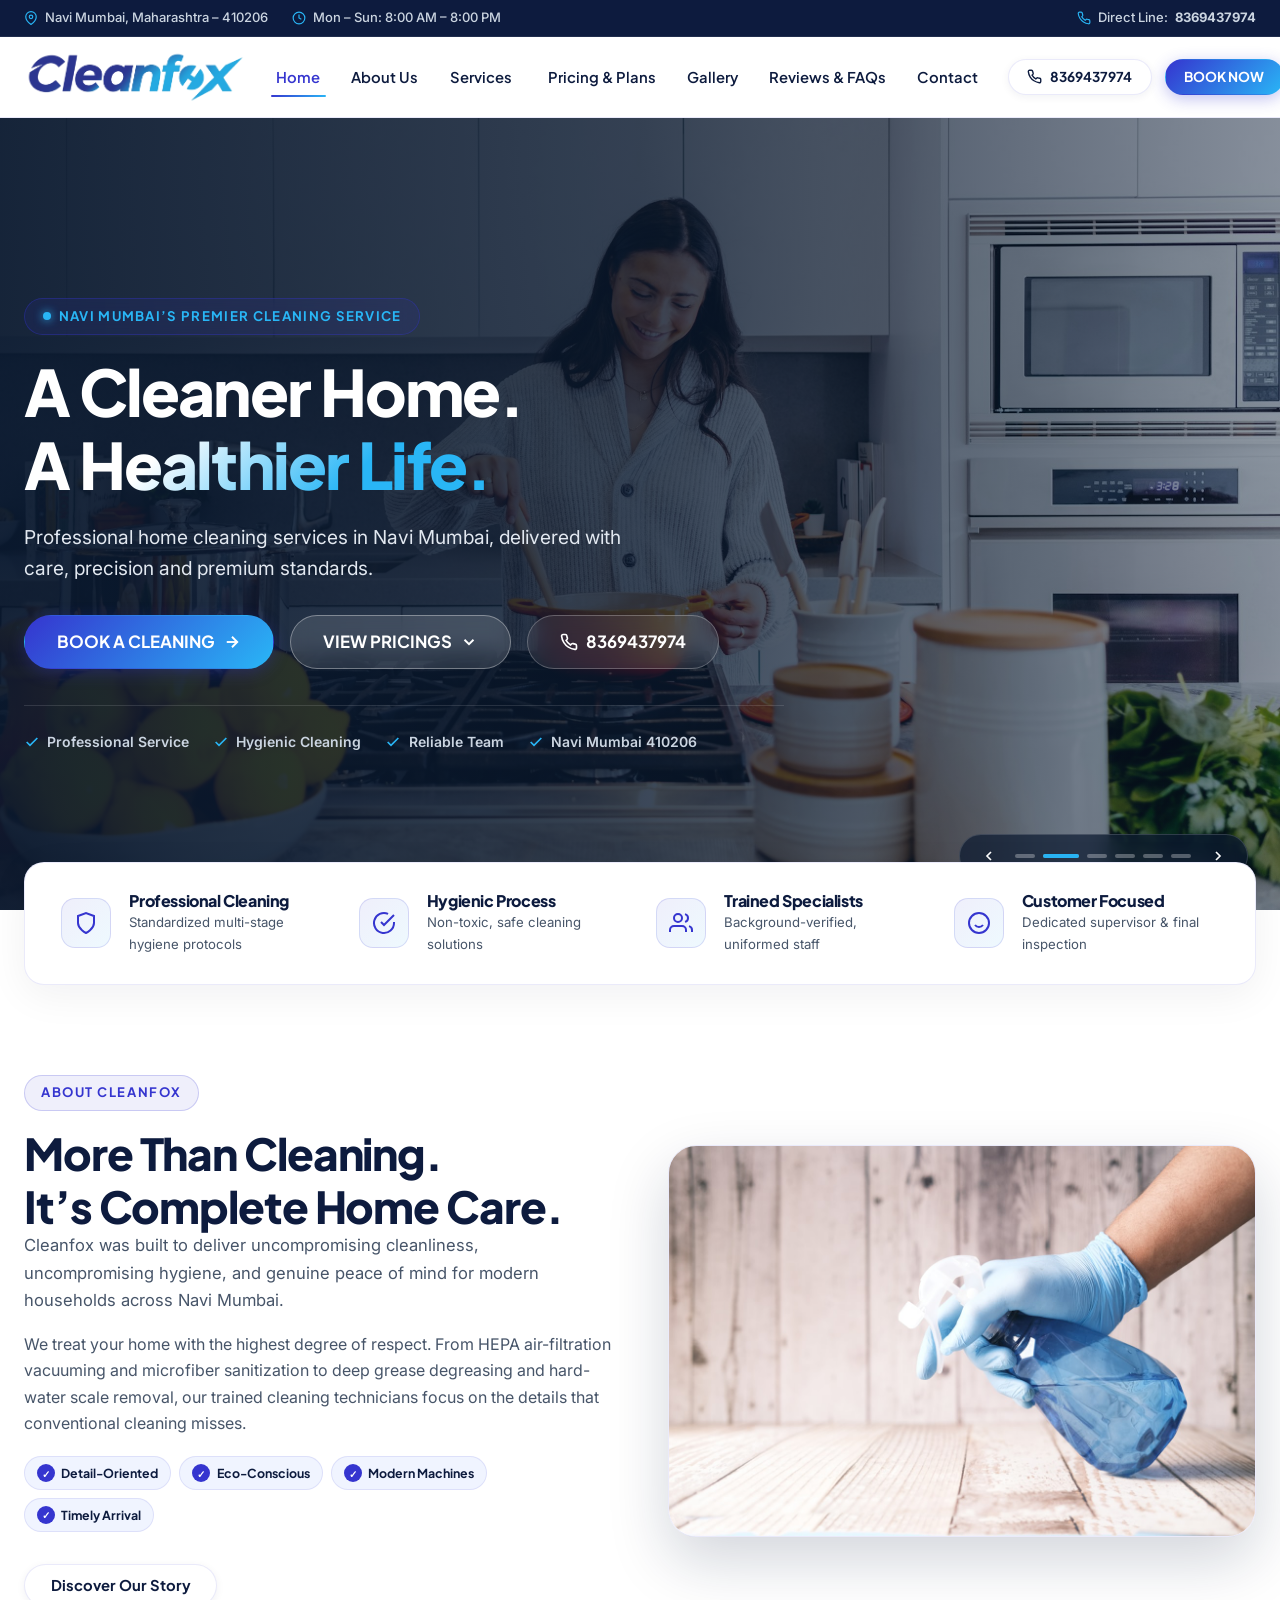
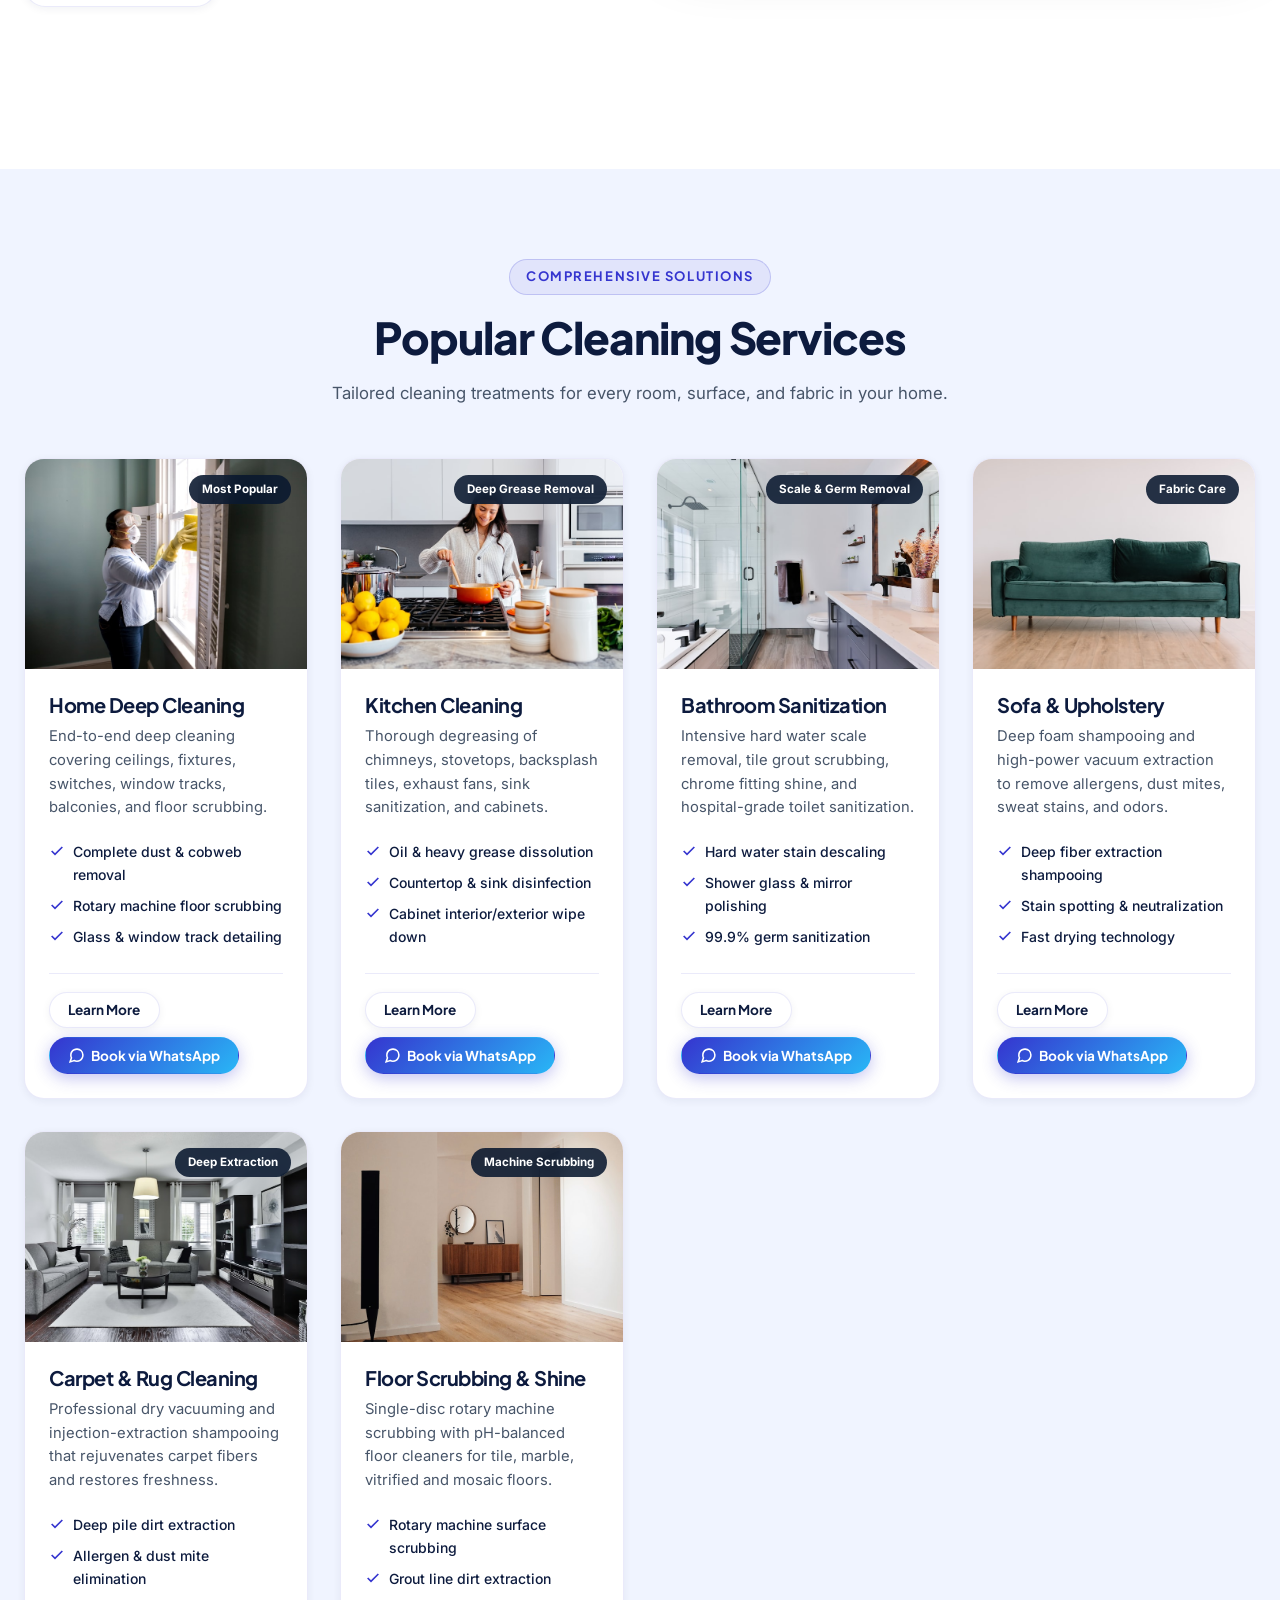
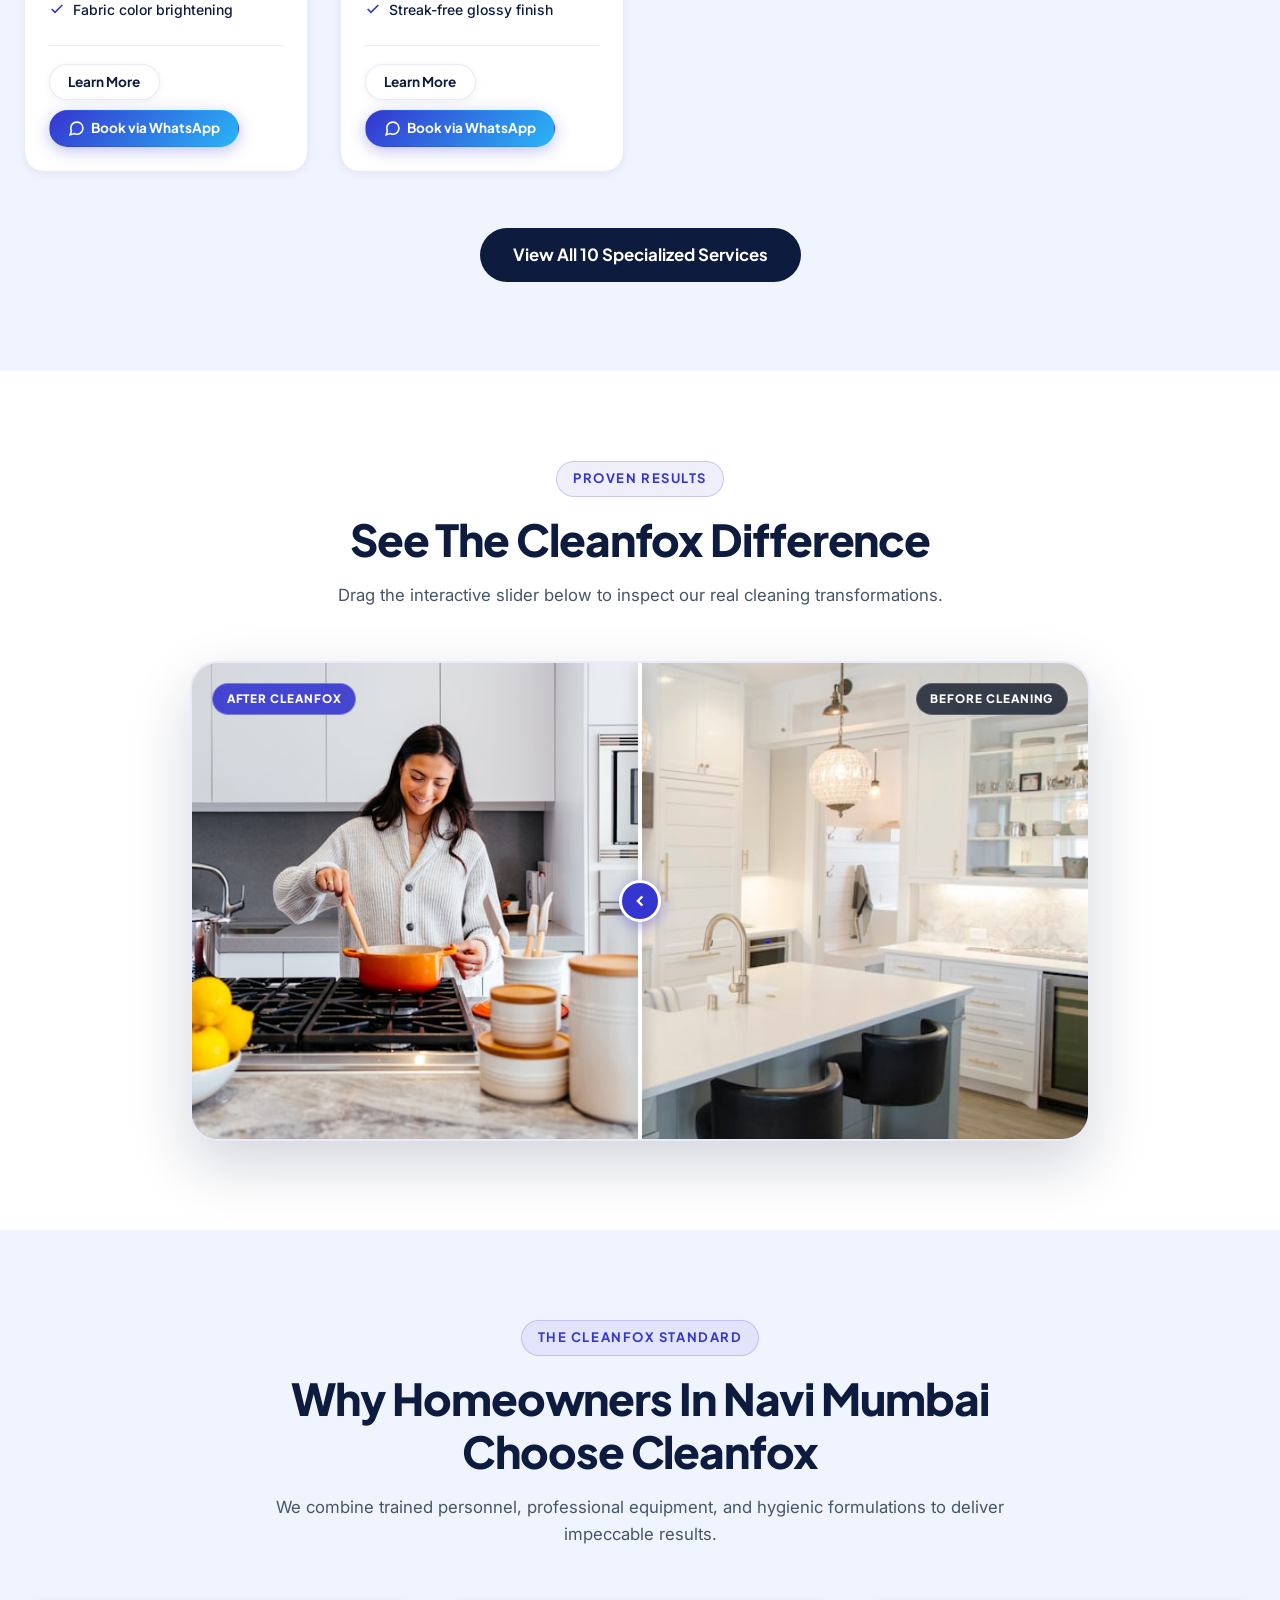
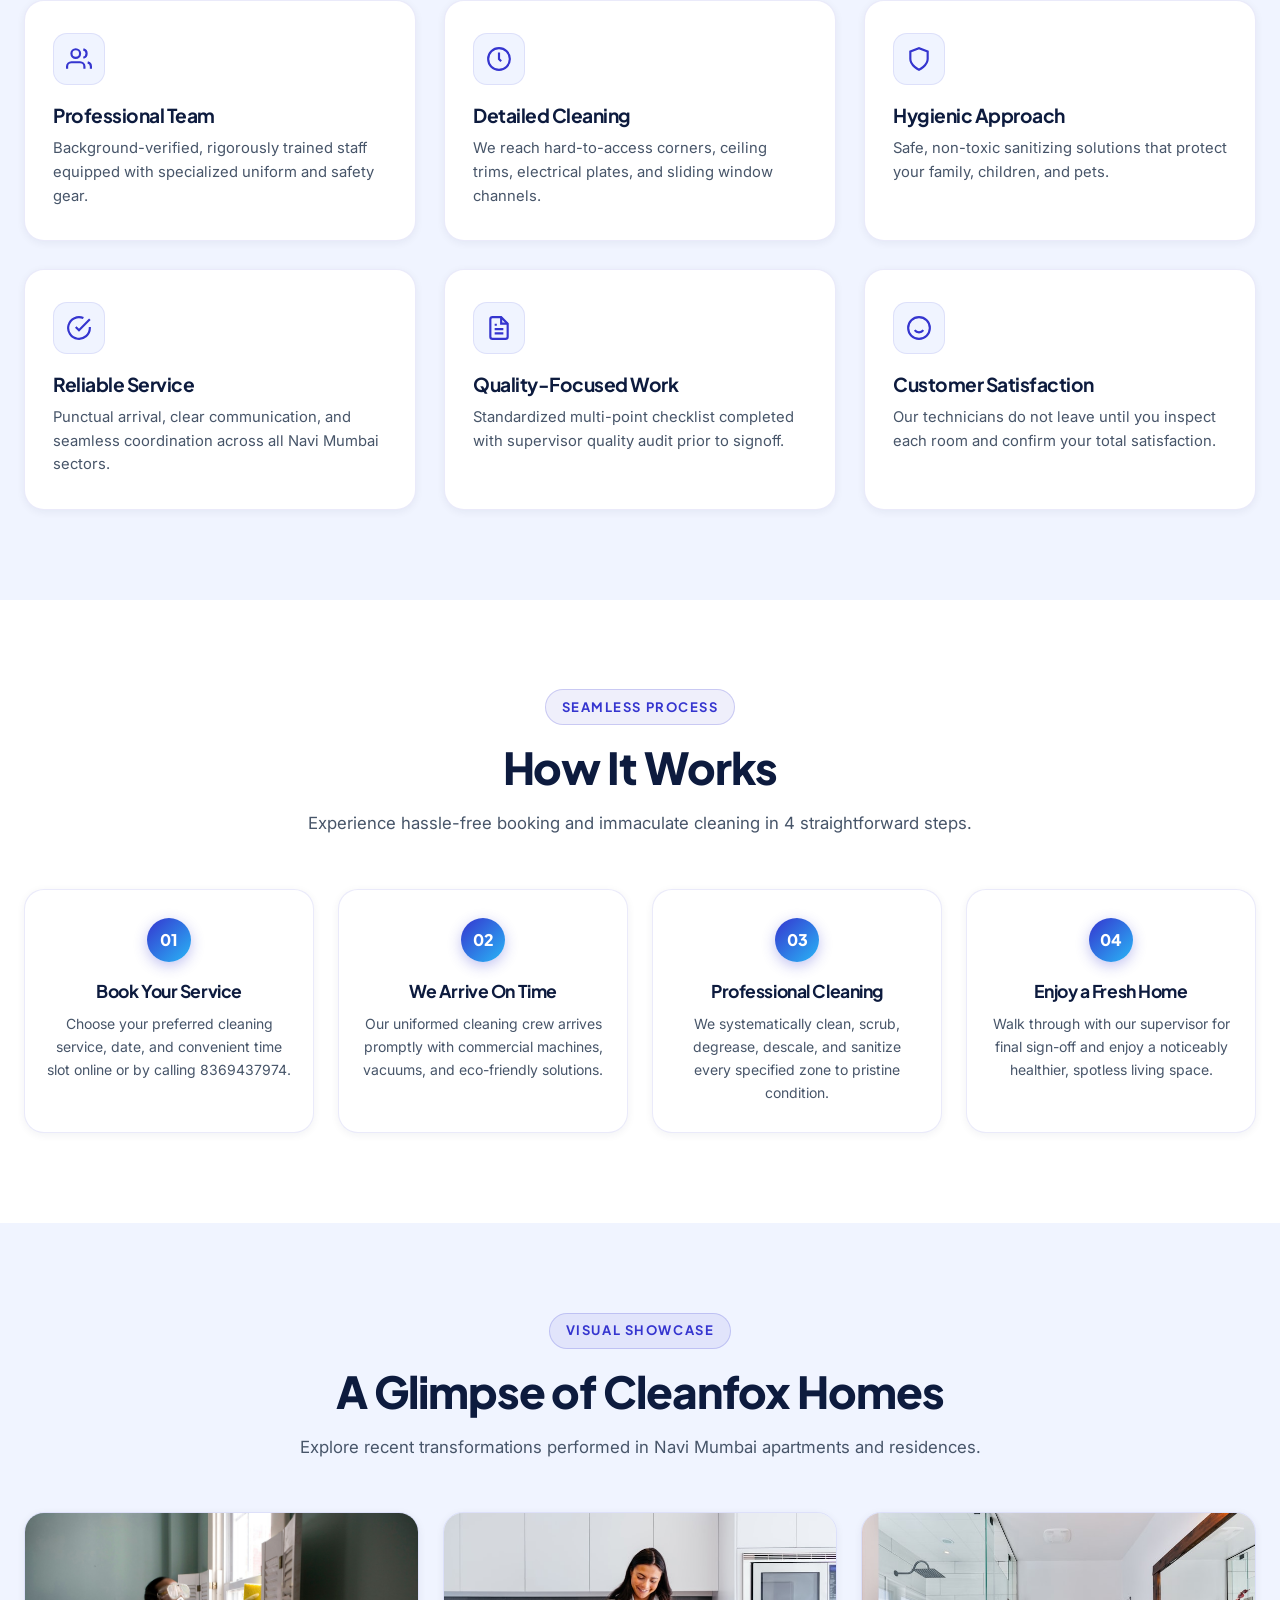
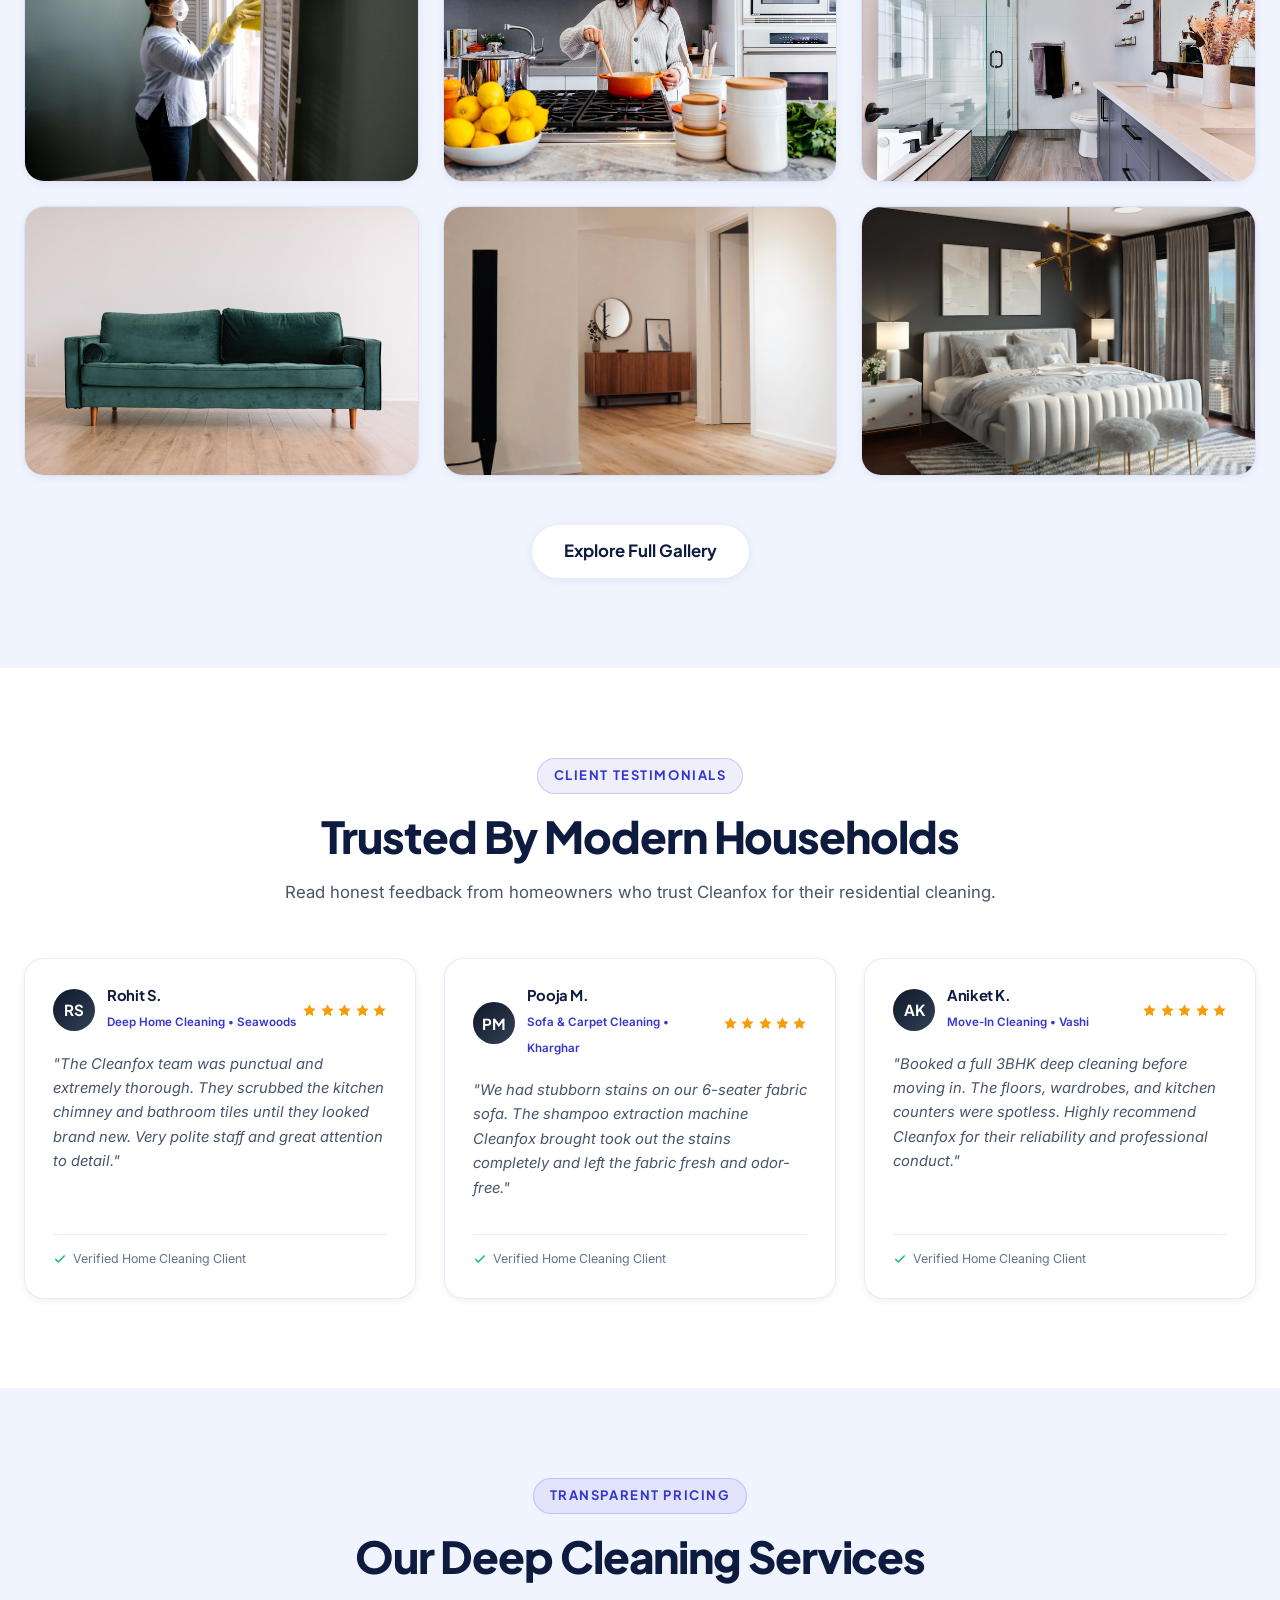
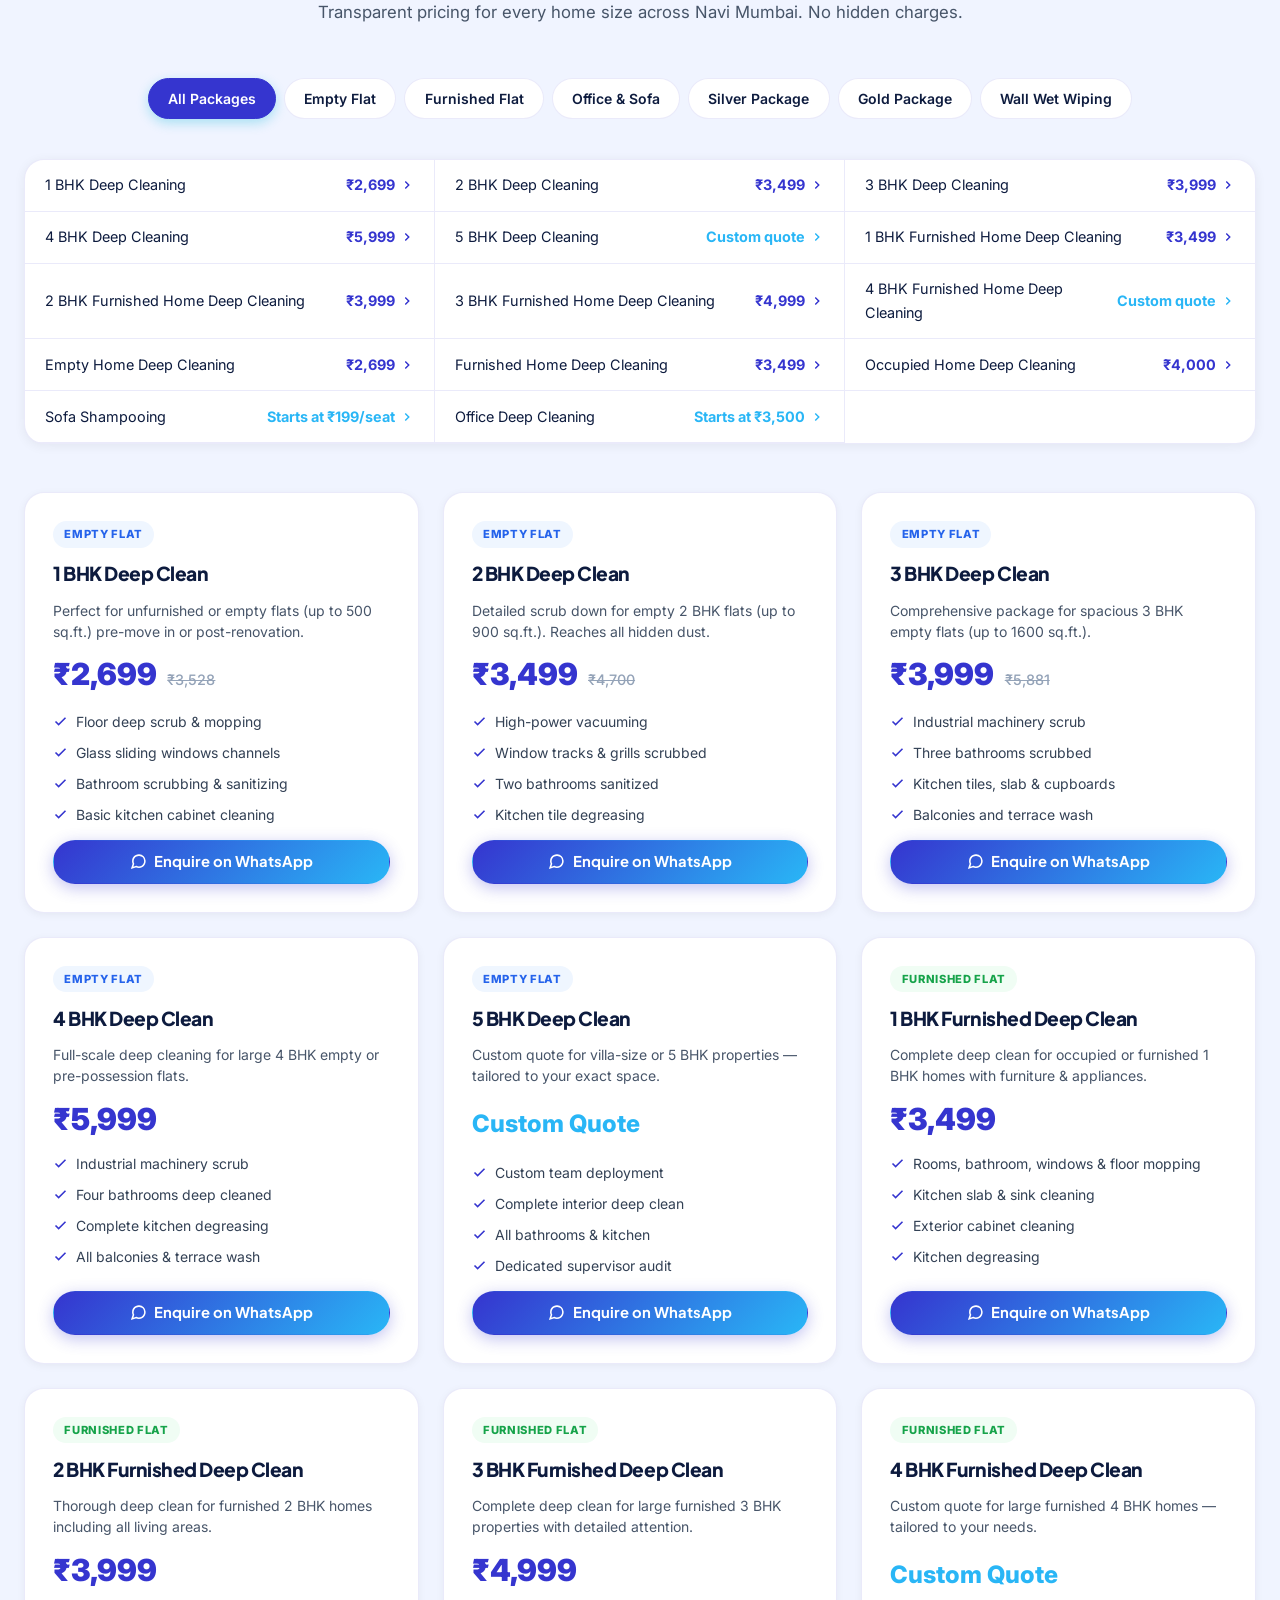
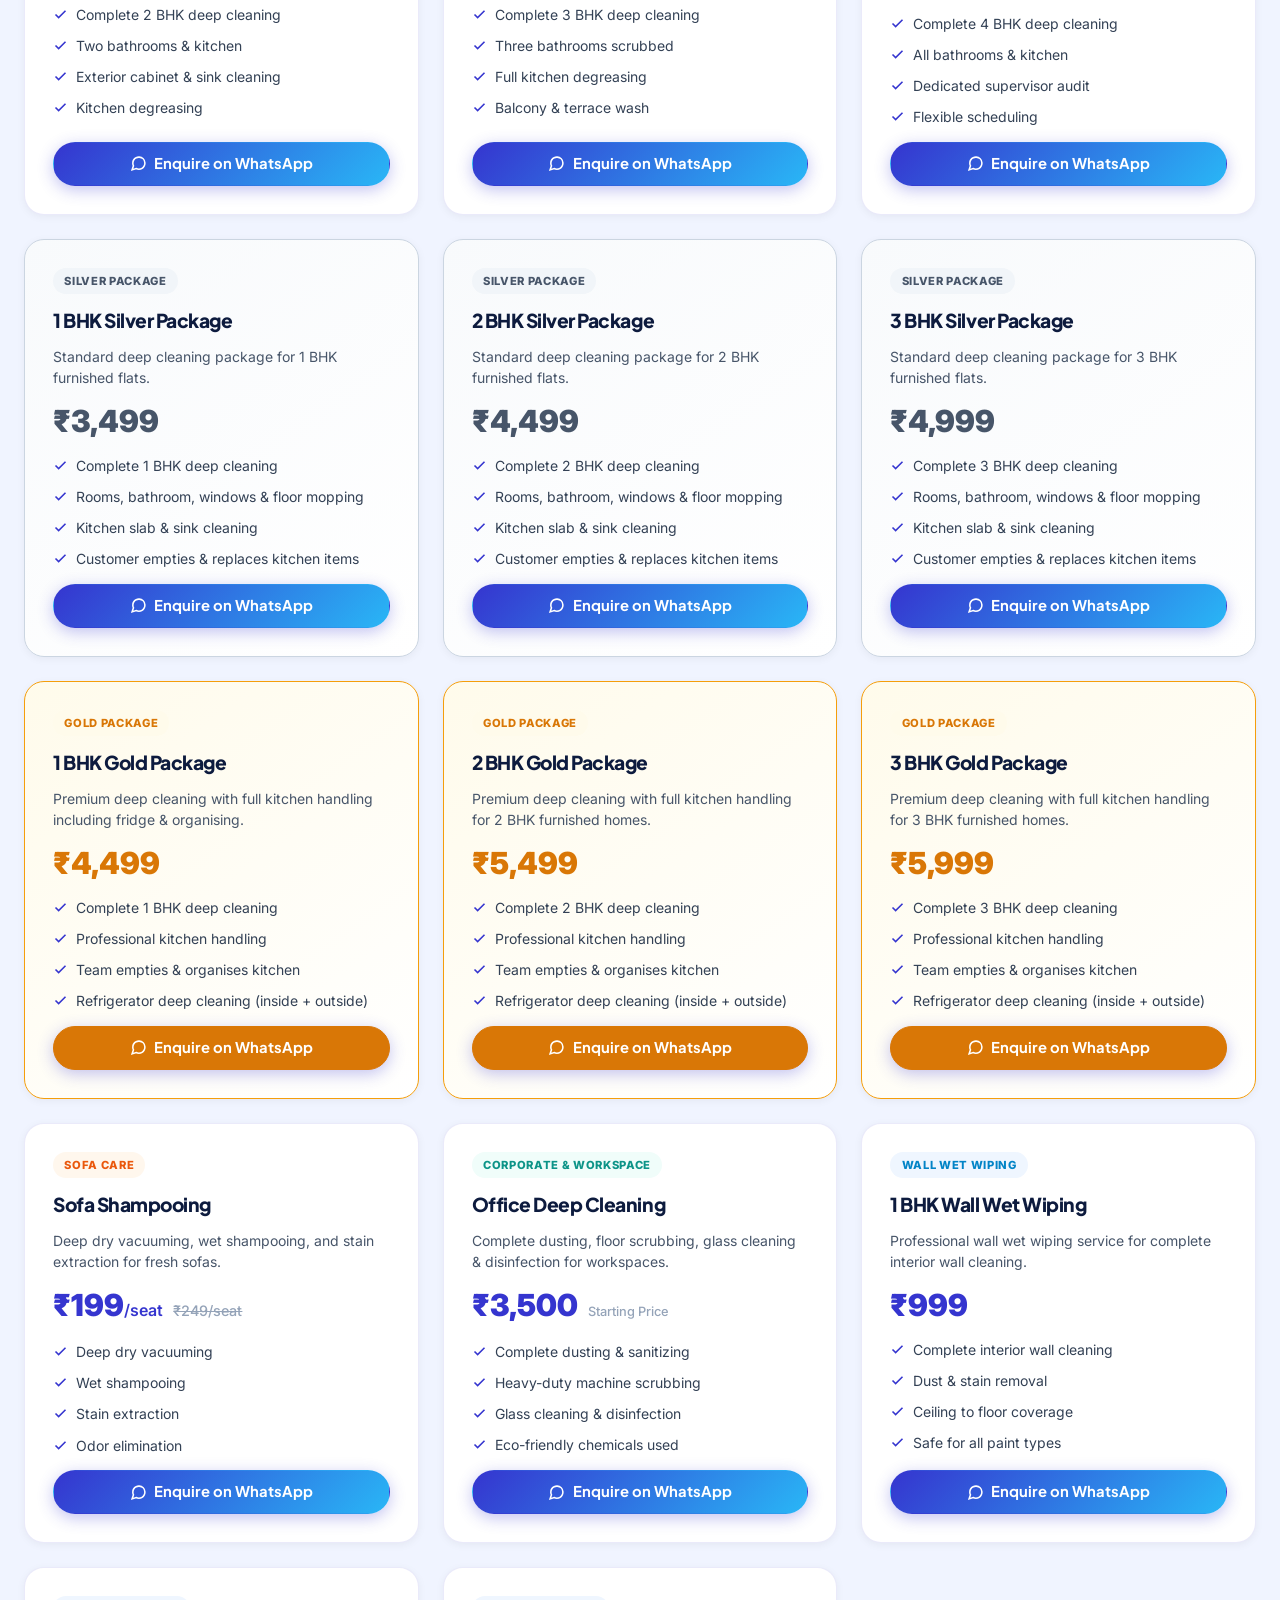
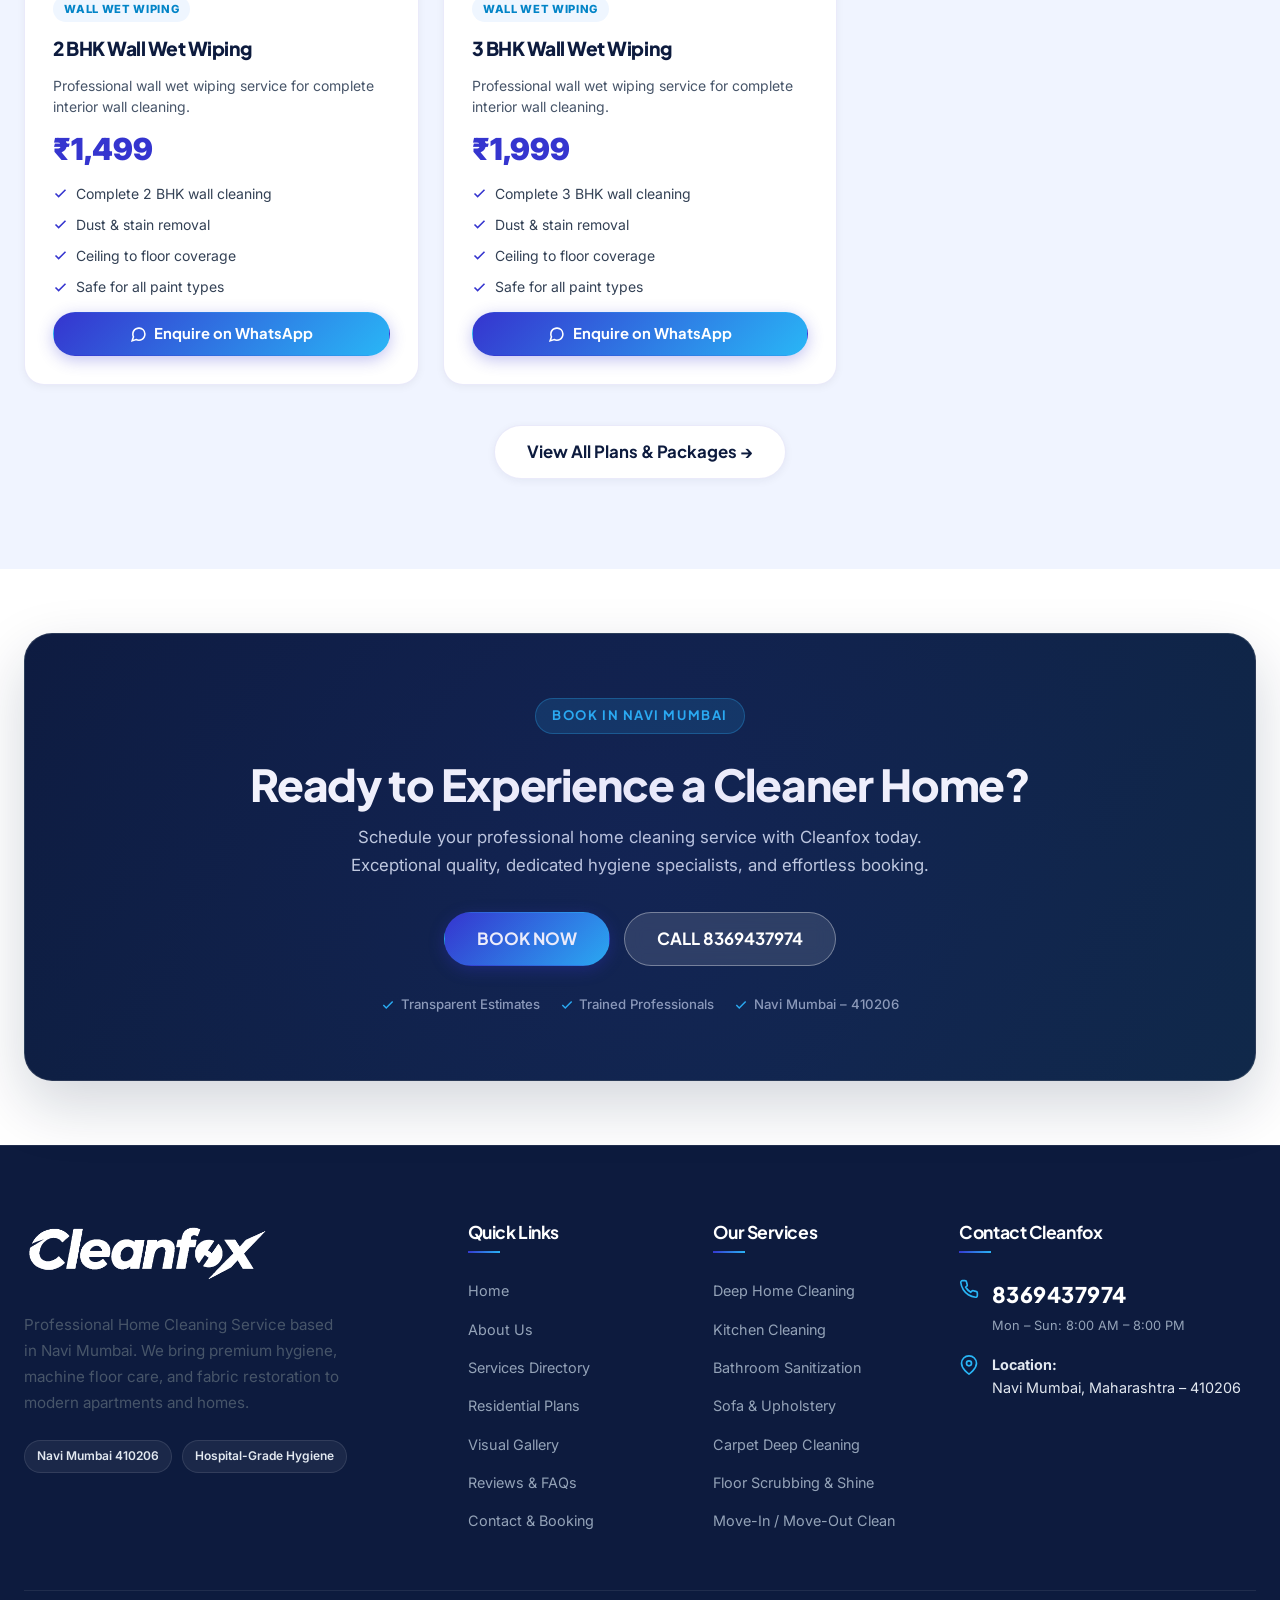
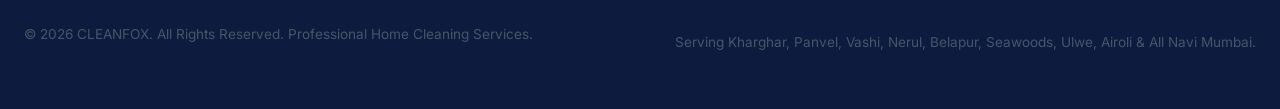
<file: index.html>
<!DOCTYPE html>
<html lang="en">
<head>
  <meta charset="UTF-8">
  <meta name="viewport" content="width=device-width, initial-scale=1.0">
  <title>CLEANFOX | Luxury Home Cleaning Services in Navi Mumbai | 8369437974</title>
  <meta name="description" content="Cleanfox delivers premium, hospital-grade deep home cleaning, kitchen & bathroom sanitization, and upholstery care across Navi Mumbai. Call 8369437974 today.">
  <meta name="keywords" content="Home cleaning service in Navi Mumbai, deep cleaning Navi Mumbai, bathroom cleaning Navi Mumbai, sofa cleaning Navi Mumbai, professional cleaning Navi Mumbai 410206">
  
  <!-- OpenGraph / Social -->
  <meta property="og:title" content="CLEANFOX | Professional Home Cleaning Service in Navi Mumbai">
  <meta property="og:description" content="A Cleaner Home. A Healthier Life. Premium deep cleaning and sanitization in Navi Mumbai.">
  <meta property="og:type" content="website">
  <meta property="og:locale" content="en_IN">

  <!-- Stylesheets -->
  <link rel="stylesheet" href="css/main.css">
  <link rel="stylesheet" href="css/components.css">
  <link rel="stylesheet" href="css/pages.css">

  <!-- Local SEO Structured Data -->
  <script type="application/ld+json">
  {
    "@context": "https://schema.org",
    "@type": "HomeAndConstructionBusiness",
    "name": "CLEANFOX",
    "image": "images/hero/hero-1.jpg",
    "telephone": "8369437974",
    "address": {
      "@type": "PostalAddress",
      "addressLocality": "Navi Mumbai",
      "addressRegion": "Maharashtra",
      "postalCode": "410206",
      "addressCountry": "IN"
    },
    "geo": {
      "@type": "GeoCoordinates",
      "latitude": 19.0330,
      "longitude": 73.0297
    },
    "url": "index.html",
    "priceRange": "$$",
    "openingHoursSpecification": {
      "@type": "OpeningHoursSpecification",
      "dayOfWeek": ["Monday", "Tuesday", "Wednesday", "Thursday", "Friday", "Saturday", "Sunday"],
      "opens": "08:00",
      "closes": "20:00"
    }
  }
  </script>
</head>
<body>

  <!-- Top Announcement Bar -->
  <div class="header-top-bar">
    <div class="container top-bar-inner">
      <div class="top-bar-left">
        <span class="top-bar-item">
          <svg viewBox="0 0 24 24" fill="none" stroke="currentColor" stroke-width="2"><path d="M21 10c0 7-9 13-9 13s-9-6-9-13a9 9 0 0 1 18 0z"></path><circle cx="12" cy="10" r="3"></circle></svg>
          Navi Mumbai, Maharashtra – 410206
        </span>
        <span class="top-bar-item">
          <svg viewBox="0 0 24 24" fill="none" stroke="currentColor" stroke-width="2"><circle cx="12" cy="12" r="10"></circle><polyline points="12 6 12 12 16 14"></polyline></svg>
          Mon – Sun: 8:00 AM – 8:00 PM
        </span>
      </div>
      <div class="top-bar-right">
        <a href="tel:8369437974" class="top-bar-item">
          <svg viewBox="0 0 24 24" fill="none" stroke="currentColor" stroke-width="2"><path d="M22 16.92v3a2 2 0 0 1-2.18 2 19.79 19.79 0 0 1-8.63-3.07 19.5 19.5 0 0 1-6-6 19.79 19.79 0 0 1-3.07-8.67A2 2 0 0 1 4.11 2h3a2 2 0 0 1 2 1.72 12.84 12.84 0 0 0 .7 2.81 2 2 0 0 1-.45 2.11L8.09 9.91a16 16 0 0 0 6 6l1.27-1.27a2 2 0 0 1 2.11-.45 12.84 12.84 0 0 0 2.81.7A2 2 0 0 1 22 16.92z"></path></svg>
          Direct Line: <strong>8369437974</strong>
        </a>
      </div>
    </div>
  </div>

  <!-- Sticky Main Navigation -->
  <header class="site-header" id="siteHeader">
    <div class="container header-container">
      <a href="index.html" class="brand-logo" aria-label="CLEANFOX Home">
          <img src="images/cleanfox-logo.png" alt="Cleanfox - Premium Home Cleaning Navi Mumbai" class="brand-logo-img">
        </a>

      <!-- Desktop Nav -->
      <nav aria-label="Primary Navigation">
        <ul class="nav-menu">
          <li class="nav-item"><a href="index.html" class="nav-link active">Home</a></li>
          <li class="nav-item"><a href="about.html" class="nav-link">About Us</a></li>
          <li class="nav-item">
            <a href="services.html" class="nav-link">
              Services
              <svg class="dropdown-chevron" viewBox="0 0 24 24" fill="none" stroke="currentColor" stroke-width="2.5"><polyline points="6 9 12 15 18 9"></polyline></svg>
            </a>
            <div class="nav-dropdown-menu">
              <a href="services.html" class="dropdown-link">
                <svg viewBox="0 0 24 24" fill="none" stroke="currentColor" stroke-width="2"><rect x="3" y="3" width="7" height="7"></rect><rect x="14" y="3" width="7" height="7"></rect><rect x="14" y="14" width="7" height="7"></rect><rect x="3" y="14" width="7" height="7"></rect></svg>
                All 10 Services Directory
              </a>
              <div class="dropdown-divider"></div>
              <a href="deep-cleaning.html" class="dropdown-link">
                <svg viewBox="0 0 24 24" fill="none" stroke="currentColor" stroke-width="2"><polygon points="12 2 15.09 8.26 22 9.27 17 14.14 18.18 21.02 12 17.77 5.82 21.02 7 14.14 2 9.27 8.91 8.26 12 2"></polygon></svg>
                Deep Home Cleaning
              </a>
              <a href="kitchen-bathroom.html" class="dropdown-link">
                <svg viewBox="0 0 24 24" fill="none" stroke="currentColor" stroke-width="2"><path d="M12 22s8-4 8-10V5l-8-3-8 3v7c0 6 8 10 8 10z"></path></svg>
                Kitchen & Bathroom
              </a>
              <a href="sofa-carpet.html" class="dropdown-link">
                <svg viewBox="0 0 24 24" fill="none" stroke="currentColor" stroke-width="2"><path d="M4 18v3M20 18v3M4 11h16M2 14h20M6 11V7a2 2 0 0 1 2-2h8a2 2 0 0 1 2 2v4"></path></svg>
                Sofa & Carpet Care
              </a>
            </div>
          </li>
          <li class="nav-item"><a href="#homePricing" class="nav-link">Pricing &amp; Plans</a></li>
          <li class="nav-item"><a href="gallery.html" class="nav-link">Gallery</a></li>
          <li class="nav-item"><a href="reviews-faqs.html" class="nav-link">Reviews &amp; FAQs</a></li>
          <li class="nav-item"><a href="contact.html" class="nav-link">Contact</a></li>
        </ul>
      </nav>

      <div class="nav-actions">
        <a href="tel:8369437974" class="btn btn-secondary btn-sm" aria-label="Call Cleanfox">
          <svg width="15" height="15" viewBox="0 0 24 24" fill="none" stroke="currentColor" stroke-width="2.2"><path d="M22 16.92v3a2 2 0 0 1-2.18 2 19.79 19.79 0 0 1-8.63-3.07 19.5 19.5 0 0 1-6-6 19.79 19.79 0 0 1-3.07-8.67A2 2 0 0 1 4.11 2h3a2 2 0 0 1 2 1.72 12.84 12.84 0 0 0 .7 2.81 2 2 0 0 1-.45 2.11L8.09 9.91a16 16 0 0 0 6 6l1.27-1.27a2 2 0 0 1 2.11-.45 12.84 12.84 0 0 0 2.81.7A2 2 0 0 1 22 16.92z"></path></svg>
          8369437974
        </a>
        <a href="https://wa.me/918369437974?text=Hi%20Cleanfox%2C%20I%20would%20like%20to%20enquire%20about%20booking%20a%20home%20cleaning%20service%20in%20Navi%20Mumbai." class="btn btn-primary btn-sm" target="_blank" rel="noopener">BOOK NOW</a>
        <button class="mobile-toggle" aria-label="Toggle navigation menu">
          <svg viewBox="0 0 24 24" fill="none" stroke="currentColor" stroke-width="2.5"><line x1="3" y1="12" x2="21" y2="12"></line><line x1="3" y1="6" x2="21" y2="6"></line><line x1="3" y1="18" x2="21" y2="18"></line></svg>
        </button>
      </div>
    </div>
  </header>

  <!-- Mobile Drawer -->
  <div class="mobile-drawer">
    <div class="drawer-content">
      <div class="drawer-header">
        <a href="index.html" class="brand-logo">
          <img src="images/cleanfox-logo.png" alt="Cleanfox - Premium Home Cleaning Navi Mumbai" class="brand-logo-img">
        </a>
        <button class="drawer-close" aria-label="Close menu">
          <svg width="22" height="22" viewBox="0 0 24 24" fill="none" stroke="currentColor" stroke-width="2"><line x1="18" y1="6" x2="6" y2="18"></line><line x1="6" y1="6" x2="18" y2="18"></line></svg>
        </button>
      </div>

      <div class="drawer-section-title">Navigation</div>
      <ul class="drawer-nav">
        <li><a href="index.html" class="active">Home</a></li>
        <li><a href="about.html">About Us</a></li>
        <li><a href="#homePricing">Pricing &amp; Plans</a></li>
        <li><a href="gallery.html">Visual Gallery</a></li>
        <li><a href="reviews-faqs.html">Reviews &amp; FAQs</a></li>
        <li><a href="contact.html">Contact / Book Now</a></li>
      </ul>

      <div class="drawer-section-title">Specialized Services</div>
      <ul class="drawer-nav">
        <li><a href="services.html">All 10 Services Directory</a></li>
        <li><a href="deep-cleaning.html">Deep Home Cleaning</a></li>
        <li><a href="kitchen-bathroom.html">Kitchen & Bathroom</a></li>
        <li><a href="sofa-carpet.html">Sofa & Carpet</a></li>
      </ul>

      <div class="drawer-footer">
        <a href="tel:8369437974" class="btn btn-primary btn-lg" style="width: 100%;">
          <svg width="18" height="18" viewBox="0 0 24 24" fill="none" stroke="currentColor" stroke-width="2.2"><path d="M22 16.92v3a2 2 0 0 1-2.18 2 19.79 19.79 0 0 1-8.63-3.07 19.5 19.5 0 0 1-6-6 19.79 19.79 0 0 1-3.07-8.67A2 2 0 0 1 4.11 2h3a2 2 0 0 1 2 1.72 12.84 12.84 0 0 0 .7 2.81 2 2 0 0 1-.45 2.11L8.09 9.91a16 16 0 0 0 6 6l1.27-1.27a2 2 0 0 1 2.11-.45 12.84 12.84 0 0 0 2.81.7A2 2 0 0 1 22 16.92z"></path></svg>
          Call 8369437974
        </a>
      </div>
    </div>
  </div>

  <main>
    <!-- 1. HERO SECTION WITH 3-SECOND CINEMATIC SLIDESHOW -->
    <section class="hero-slider-container" aria-label="Hero Showcase">
      <div class="hero-slides">
        <div class="hero-slide active">
          <img src="images/hero/hero-1.jpg" alt="Professional cleaner deep cleaning a luxury modern living room in Navi Mumbai" class="hero-slide-bg" loading="eager">
          <div class="hero-overlay"></div>
        </div>
        <div class="hero-slide">
          <img src="images/hero/hero-2.jpg" alt="Deep kitchen degreasing and surface sanitization" class="hero-slide-bg" loading="lazy">
          <div class="hero-overlay"></div>
        </div>
        <div class="hero-slide">
          <img src="images/hero/hero-3.jpg" alt="Professional bathroom descaling and tile sanitization" class="hero-slide-bg" loading="lazy">
          <div class="hero-overlay"></div>
        </div>
        <div class="hero-slide">
          <img src="images/hero/hero-4.jpg" alt="Sofa and upholstery steam shampoo extraction" class="hero-slide-bg" loading="lazy">
          <div class="hero-overlay"></div>
        </div>
        <div class="hero-slide">
          <img src="images/hero/hero-5.jpg" alt="Machine floor scrubbing and mirror shine polishing" class="hero-slide-bg" loading="lazy">
          <div class="hero-overlay"></div>
        </div>
        <div class="hero-slide">
          <img src="images/hero/hero-6.jpg" alt="Sparkling pristine modern apartment in Navi Mumbai" class="hero-slide-bg" loading="lazy">
          <div class="hero-overlay"></div>
        </div>
      </div>

      <div class="container">
        <div class="hero-content">
          <div class="hero-pill">
            <span class="hero-pill-dot"></span>
            Navi Mumbai’s Premier Cleaning Service
          </div>
          <h1 class="hero-title">
            A Cleaner Home.<br>
            <span class="text-gradient">A Healthier Life.</span>
          </h1>
          <p class="hero-subtitle">
            Professional home cleaning services in Navi Mumbai, delivered with care, precision and premium standards.
          </p>
          <div class="hero-cta-group">
            <a href="https://wa.me/918369437974?text=Hi%20Cleanfox%2C%20I%20would%20like%20to%20book%20a%20home%20cleaning%20service%20in%20Navi%20Mumbai." class="btn btn-primary btn-lg" target="_blank" rel="noopener">
              BOOK A CLEANING
              <svg class="btn-icon" viewBox="0 0 24 24" fill="none" stroke="currentColor" stroke-width="2.5"><line x1="5" y1="12" x2="19" y2="12"></line><polyline points="12 5 19 12 12 19"></polyline></svg>
            </a>
            <a href="#homePricing" class="btn btn-outline-light btn-lg">
              VIEW PRICINGS
              <svg class="btn-icon" viewBox="0 0 24 24" fill="none" stroke="currentColor" stroke-width="2.5"><polyline points="6 9 12 15 18 9"></polyline></svg>
            </a>
            <a href="tel:8369437974" class="btn btn-outline-light btn-lg" style="background:rgba(255,255,255,0.08);border-color:rgba(255,255,255,0.25);">
              <svg width="18" height="18" viewBox="0 0 24 24" fill="none" stroke="currentColor" stroke-width="2.2"><path d="M22 16.92v3a2 2 0 0 1-2.18 2 19.79 19.79 0 0 1-8.63-3.07 19.5 19.5 0 0 1-6-6 19.79 19.79 0 0 1-3.07-8.67A2 2 0 0 1 4.11 2h3a2 2 0 0 1 2 1.72 12.84 12.84 0 0 0 .7 2.81 2 2 0 0 1-.45 2.11L8.09 9.91a16 16 0 0 0 6 6l1.27-1.27a2 2 0 0 1 2.11-.45 12.84 12.84 0 0 0 2.81.7A2 2 0 0 1 22 16.92z"></path></svg>
              8369437974
            </a>
          </div>

          <div class="hero-trust-indicators">
            <div class="hero-trust-item">
              <svg viewBox="0 0 24 24" fill="none" stroke="currentColor" stroke-width="2.5"><polyline points="20 6 9 17 4 12"></polyline></svg>
              Professional Service
            </div>
            <div class="hero-trust-item">
              <svg viewBox="0 0 24 24" fill="none" stroke="currentColor" stroke-width="2.5"><polyline points="20 6 9 17 4 12"></polyline></svg>
              Hygienic Cleaning
            </div>
            <div class="hero-trust-item">
              <svg viewBox="0 0 24 24" fill="none" stroke="currentColor" stroke-width="2.5"><polyline points="20 6 9 17 4 12"></polyline></svg>
              Reliable Team
            </div>
            <div class="hero-trust-item">
              <svg viewBox="0 0 24 24" fill="none" stroke="currentColor" stroke-width="2.5"><polyline points="20 6 9 17 4 12"></polyline></svg>
              Navi Mumbai 410206
            </div>
          </div>
        </div>
      </div>

      <!-- Slideshow Navigation & 3s Progress Indicator -->
      <div class="slider-controls">
        <button class="slider-nav-btn slider-prev" aria-label="Previous Slide">
          <svg viewBox="0 0 24 24" fill="none" stroke="currentColor" stroke-width="2.5"><polyline points="15 18 9 12 15 6"></polyline></svg>
        </button>
        <div class="slider-indicators"></div>
        <button class="slider-nav-btn slider-next" aria-label="Next Slide">
          <svg viewBox="0 0 24 24" fill="none" stroke="currentColor" stroke-width="2.5"><polyline points="9 18 15 12 9 6"></polyline></svg>
        </button>
      </div>
    </section>

    <!-- 2. TRUST STRIP SECTION -->
    <div class="container">
      <div class="trust-strip">
        <div class="trust-grid">
          <div class="trust-card">
            <div class="trust-icon-box">
              <svg viewBox="0 0 24 24" fill="none" stroke="currentColor" stroke-width="2"><path d="M12 22s8-4 8-10V5l-8-3-8 3v7c0 6 8 10 8 10z"></path></svg>
            </div>
            <div class="trust-text">
              <h4>Professional Cleaning</h4>
              <p>Standardized multi-stage hygiene protocols</p>
            </div>
          </div>
          <div class="trust-card">
            <div class="trust-icon-box">
              <svg viewBox="0 0 24 24" fill="none" stroke="currentColor" stroke-width="2"><path d="M22 11.08V12a10 10 0 1 1-5.93-9.14"></path><polyline points="22 4 12 14.01 9 11.01"></polyline></svg>
            </div>
            <div class="trust-text">
              <h4>Hygienic Process</h4>
              <p>Non-toxic, safe cleaning solutions</p>
            </div>
          </div>
          <div class="trust-card">
            <div class="trust-icon-box">
              <svg viewBox="0 0 24 24" fill="none" stroke="currentColor" stroke-width="2"><path d="M17 21v-2a4 4 0 0 0-4-4H5a4 4 0 0 0-4 4v2"></path><circle cx="9" cy="7" r="4"></circle><path d="M23 21v-2a4 4 0 0 0-3-3.87"></path><path d="M16 3.13a4 4 0 0 1 0 7.75"></path></svg>
            </div>
            <div class="trust-text">
              <h4>Trained Specialists</h4>
              <p>Background-verified, uniformed staff</p>
            </div>
          </div>
          <div class="trust-card">
            <div class="trust-icon-box">
              <svg viewBox="0 0 24 24" fill="none" stroke="currentColor" stroke-width="2"><circle cx="12" cy="12" r="10"></circle><path d="M8 14s1.5 2 4 2 4-2 4-2"></path><line x1="9" y1="9" x2="9.01" y2="9"></line><line x1="15" y1="9" x2="15.01" y2="9"></line></svg>
            </div>
            <div class="trust-text">
              <h4>Customer Focused</h4>
              <p>Dedicated supervisor & final inspection</p>
            </div>
          </div>
        </div>
      </div>
    </div>

    <!-- 3. WHY CLEANFOX SECTION -->
    <section class="section-spacing">
      <div class="container">
        <div class="split-showcase-row">
          <div class="split-content">
            <div class="section-tag">About Cleanfox</div>
            <h2>More Than Cleaning.<br>It’s Complete Home Care.</h2>
            <p class="lead-text">
              Cleanfox was built to deliver uncompromising cleanliness, uncompromising hygiene, and genuine peace of mind for modern households across Navi Mumbai.
            </p>
            <p>
              We treat your home with the highest degree of respect. From HEPA air-filtration vacuuming and microfiber sanitization to deep grease degreasing and hard-water scale removal, our trained cleaning technicians focus on the details that conventional cleaning misses.
            </p>
            <div class="process-steps-mini">
              <div class="process-step-pill"><span class="num">✓</span> Detail-Oriented</div>
              <div class="process-step-pill"><span class="num">✓</span> Eco-Conscious</div>
              <div class="process-step-pill"><span class="num">✓</span> Modern Machines</div>
              <div class="process-step-pill"><span class="num">✓</span> Timely Arrival</div>
            </div>
            <div style="margin-top: 2rem;">
              <a href="about.html" class="btn btn-secondary">Discover Our Story</a>
            </div>
          </div>
          <div class="split-media">
            <img src="images/about/story-team.jpg" alt="Cleanfox professional cleaning team at work" style="border-radius: var(--radius-xl); box-shadow: var(--shadow-xl); border: 1px solid var(--border-subtle);">
          </div>
        </div>
      </div>
    </section>

    <!-- 4. POPULAR SERVICES SECTION -->
    <section class="section-spacing bg-subtle">
      <div class="container">
        <div class="section-header">
          <div class="section-tag">Comprehensive Solutions</div>
          <h2 class="section-title">Popular Cleaning Services</h2>
          <p class="section-desc">Tailored cleaning treatments for every room, surface, and fabric in your home.</p>
        </div>

        <div class="services-grid">
          <!-- 1. Home Deep Cleaning -->
          <div class="service-card">
            <div class="service-card-img-wrap">
              <img src="images/services/deep-cleaning.jpg" alt="Home Deep Cleaning in Navi Mumbai" loading="lazy">
              <span class="service-badge">Most Popular</span>
            </div>
            <div class="service-card-body">
              <h3 class="service-card-title">Home Deep Cleaning</h3>
              <p class="service-card-desc">End-to-end deep cleaning covering ceilings, fixtures, switches, window tracks, balconies, and floor scrubbing.</p>
              <ul class="service-card-features">
                <li><svg viewBox="0 0 24 24" fill="none" stroke="currentColor" stroke-width="2.5"><polyline points="20 6 9 17 4 12"></polyline></svg> Complete dust & cobweb removal</li>
                <li><svg viewBox="0 0 24 24" fill="none" stroke="currentColor" stroke-width="2.5"><polyline points="20 6 9 17 4 12"></polyline></svg> Rotary machine floor scrubbing</li>
                <li><svg viewBox="0 0 24 24" fill="none" stroke="currentColor" stroke-width="2.5"><polyline points="20 6 9 17 4 12"></polyline></svg> Glass & window track detailing</li>
              </ul>
              <div class="service-card-footer">
                <a href="deep-cleaning.html" class="btn btn-secondary btn-sm">Learn More</a>
                <a href="https://wa.me/918369437974?text=Hi%20Cleanfox%2C%20I%20would%20like%20to%20enquire%20about%20Home%20Deep%20Cleaning%20in%20Navi%20Mumbai." class="btn btn-primary btn-sm" target="_blank" rel="noopener" style="display:inline-flex;align-items:center;gap:0.35rem;"><svg width="17" height="17" viewBox="0 0 24 24" fill="none" stroke="currentColor" stroke-width="2.2" style="flex-shrink:0;"><path d="M21 11.5a8.38 8.38 0 0 1-.9 3.8 8.5 8.5 0 0 1-7.6 4.7 8.38 8.38 0 0 1-3.8-.9L3 21l1.9-5.7a8.38 8.38 0 0 1-.9-3.8 8.5 8.5 0 0 1 4.7-7.6 8.38 8.38 0 0 1 3.8-.9h.5a8.48 8.48 0 0 1 8 8v.5z"></path></svg><span>Book via WhatsApp</span></a>
              </div>
            </div>
          </div>

          <!-- 2. Kitchen Cleaning -->
          <div class="service-card">
            <div class="service-card-img-wrap">
              <img src="images/services/kitchen-cleaning.jpg" alt="Kitchen Deep Cleaning in Navi Mumbai" loading="lazy">
              <span class="service-badge">Deep Grease Removal</span>
            </div>
            <div class="service-card-body">
              <h3 class="service-card-title">Kitchen Cleaning</h3>
              <p class="service-card-desc">Thorough degreasing of chimneys, stovetops, backsplash tiles, exhaust fans, sink sanitization, and cabinets.</p>
              <ul class="service-card-features">
                <li><svg viewBox="0 0 24 24" fill="none" stroke="currentColor" stroke-width="2.5"><polyline points="20 6 9 17 4 12"></polyline></svg> Oil & heavy grease dissolution</li>
                <li><svg viewBox="0 0 24 24" fill="none" stroke="currentColor" stroke-width="2.5"><polyline points="20 6 9 17 4 12"></polyline></svg> Countertop & sink disinfection</li>
                <li><svg viewBox="0 0 24 24" fill="none" stroke="currentColor" stroke-width="2.5"><polyline points="20 6 9 17 4 12"></polyline></svg> Cabinet interior/exterior wipe down</li>
              </ul>
              <div class="service-card-footer">
                <a href="kitchen-bathroom.html" class="btn btn-secondary btn-sm">Learn More</a>
                <a href="https://wa.me/918369437974?text=Hi%20Cleanfox%2C%20I%20would%20like%20to%20enquire%20about%20Kitchen%20Cleaning%20in%20Navi%20Mumbai." class="btn btn-primary btn-sm" target="_blank" rel="noopener" style="display:inline-flex;align-items:center;gap:0.35rem;"><svg width="17" height="17" viewBox="0 0 24 24" fill="none" stroke="currentColor" stroke-width="2.2" style="flex-shrink:0;"><path d="M21 11.5a8.38 8.38 0 0 1-.9 3.8 8.5 8.5 0 0 1-7.6 4.7 8.38 8.38 0 0 1-3.8-.9L3 21l1.9-5.7a8.38 8.38 0 0 1-.9-3.8 8.5 8.5 0 0 1 4.7-7.6 8.38 8.38 0 0 1 3.8-.9h.5a8.48 8.48 0 0 1 8 8v.5z"></path></svg><span>Book via WhatsApp</span></a>
              </div>
            </div>
          </div>

          <!-- 3. Bathroom Cleaning -->
          <div class="service-card">
            <div class="service-card-img-wrap">
              <img src="images/services/bathroom-cleaning.jpg" alt="Bathroom Sanitization in Navi Mumbai" loading="lazy">
              <span class="service-badge">Scale & Germ Removal</span>
            </div>
            <div class="service-card-body">
              <h3 class="service-card-title">Bathroom Sanitization</h3>
              <p class="service-card-desc">Intensive hard water scale removal, tile grout scrubbing, chrome fitting shine, and hospital-grade toilet sanitization.</p>
              <ul class="service-card-features">
                <li><svg viewBox="0 0 24 24" fill="none" stroke="currentColor" stroke-width="2.5"><polyline points="20 6 9 17 4 12"></polyline></svg> Hard water stain descaling</li>
                <li><svg viewBox="0 0 24 24" fill="none" stroke="currentColor" stroke-width="2.5"><polyline points="20 6 9 17 4 12"></polyline></svg> Shower glass & mirror polishing</li>
                <li><svg viewBox="0 0 24 24" fill="none" stroke="currentColor" stroke-width="2.5"><polyline points="20 6 9 17 4 12"></polyline></svg> 99.9% germ sanitization</li>
              </ul>
              <div class="service-card-footer">
                <a href="kitchen-bathroom.html" class="btn btn-secondary btn-sm">Learn More</a>
                <a href="https://wa.me/918369437974?text=Hi%20Cleanfox%2C%20I%20would%20like%20to%20enquire%20about%20Bathroom%20Sanitization%20in%20Navi%20Mumbai." class="btn btn-primary btn-sm" target="_blank" rel="noopener" style="display:inline-flex;align-items:center;gap:0.35rem;"><svg width="17" height="17" viewBox="0 0 24 24" fill="none" stroke="currentColor" stroke-width="2.2" style="flex-shrink:0;"><path d="M21 11.5a8.38 8.38 0 0 1-.9 3.8 8.5 8.5 0 0 1-7.6 4.7 8.38 8.38 0 0 1-3.8-.9L3 21l1.9-5.7a8.38 8.38 0 0 1-.9-3.8 8.5 8.5 0 0 1 4.7-7.6 8.38 8.38 0 0 1 3.8-.9h.5a8.48 8.48 0 0 1 8 8v.5z"></path></svg><span>Book via WhatsApp</span></a>
              </div>
            </div>
          </div>

          <!-- 4. Sofa Cleaning -->
          <div class="service-card">
            <div class="service-card-img-wrap">
              <img src="images/services/sofa-cleaning.jpg" alt="Sofa Shampooing in Navi Mumbai" loading="lazy">
              <span class="service-badge">Fabric Care</span>
            </div>
            <div class="service-card-body">
              <h3 class="service-card-title">Sofa & Upholstery</h3>
              <p class="service-card-desc">Deep foam shampooing and high-power vacuum extraction to remove allergens, dust mites, sweat stains, and odors.</p>
              <ul class="service-card-features">
                <li><svg viewBox="0 0 24 24" fill="none" stroke="currentColor" stroke-width="2.5"><polyline points="20 6 9 17 4 12"></polyline></svg> Deep fiber extraction shampooing</li>
                <li><svg viewBox="0 0 24 24" fill="none" stroke="currentColor" stroke-width="2.5"><polyline points="20 6 9 17 4 12"></polyline></svg> Stain spotting & neutralization</li>
                <li><svg viewBox="0 0 24 24" fill="none" stroke="currentColor" stroke-width="2.5"><polyline points="20 6 9 17 4 12"></polyline></svg> Fast drying technology</li>
              </ul>
              <div class="service-card-footer">
                <a href="sofa-carpet.html" class="btn btn-secondary btn-sm">Learn More</a>
                <a href="https://wa.me/918369437974?text=Hi%20Cleanfox%2C%20I%20would%20like%20to%20enquire%20about%20Sofa%20%26%20Upholstery%20Cleaning%20in%20Navi%20Mumbai." class="btn btn-primary btn-sm" target="_blank" rel="noopener" style="display:inline-flex;align-items:center;gap:0.35rem;"><svg width="17" height="17" viewBox="0 0 24 24" fill="none" stroke="currentColor" stroke-width="2.2" style="flex-shrink:0;"><path d="M21 11.5a8.38 8.38 0 0 1-.9 3.8 8.5 8.5 0 0 1-7.6 4.7 8.38 8.38 0 0 1-3.8-.9L3 21l1.9-5.7a8.38 8.38 0 0 1-.9-3.8 8.5 8.5 0 0 1 4.7-7.6 8.38 8.38 0 0 1 3.8-.9h.5a8.48 8.48 0 0 1 8 8v.5z"></path></svg><span>Book via WhatsApp</span></a>
              </div>
            </div>
          </div>

          <!-- 5. Carpet Cleaning -->
          <div class="service-card">
            <div class="service-card-img-wrap">
              <img src="images/services/carpet-cleaning.jpg" alt="Carpet & Rug Cleaning in Navi Mumbai" loading="lazy">
              <span class="service-badge">Deep Extraction</span>
            </div>
            <div class="service-card-body">
              <h3 class="service-card-title">Carpet & Rug Cleaning</h3>
              <p class="service-card-desc">Professional dry vacuuming and injection-extraction shampooing that rejuvenates carpet fibers and restores freshness.</p>
              <ul class="service-card-features">
                <li><svg viewBox="0 0 24 24" fill="none" stroke="currentColor" stroke-width="2.5"><polyline points="20 6 9 17 4 12"></polyline></svg> Deep pile dirt extraction</li>
                <li><svg viewBox="0 0 24 24" fill="none" stroke="currentColor" stroke-width="2.5"><polyline points="20 6 9 17 4 12"></polyline></svg> Allergen & dust mite elimination</li>
                <li><svg viewBox="0 0 24 24" fill="none" stroke="currentColor" stroke-width="2.5"><polyline points="20 6 9 17 4 12"></polyline></svg> Fabric color brightening</li>
              </ul>
              <div class="service-card-footer">
                <a href="sofa-carpet.html" class="btn btn-secondary btn-sm">Learn More</a>
                <a href="https://wa.me/918369437974?text=Hi%20Cleanfox%2C%20I%20would%20like%20to%20enquire%20about%20Carpet%20%26%20Rug%20Cleaning%20in%20Navi%20Mumbai." class="btn btn-primary btn-sm" target="_blank" rel="noopener" style="display:inline-flex;align-items:center;gap:0.35rem;"><svg width="17" height="17" viewBox="0 0 24 24" fill="none" stroke="currentColor" stroke-width="2.2" style="flex-shrink:0;"><path d="M21 11.5a8.38 8.38 0 0 1-.9 3.8 8.5 8.5 0 0 1-7.6 4.7 8.38 8.38 0 0 1-3.8-.9L3 21l1.9-5.7a8.38 8.38 0 0 1-.9-3.8 8.5 8.5 0 0 1 4.7-7.6 8.38 8.38 0 0 1 3.8-.9h.5a8.48 8.48 0 0 1 8 8v.5z"></path></svg><span>Book via WhatsApp</span></a>
              </div>
            </div>
          </div>

          <!-- 6. Floor Scrubbing -->
          <div class="service-card">
            <div class="service-card-img-wrap">
              <img src="images/services/floor-cleaning.jpg" alt="Floor Scrubbing and Buffing in Navi Mumbai" loading="lazy">
              <span class="service-badge">Machine Scrubbing</span>
            </div>
            <div class="service-card-body">
              <h3 class="service-card-title">Floor Scrubbing & Shine</h3>
              <p class="service-card-desc">Single-disc rotary machine scrubbing with pH-balanced floor cleaners for tile, marble, vitrified and mosaic floors.</p>
              <ul class="service-card-features">
                <li><svg viewBox="0 0 24 24" fill="none" stroke="currentColor" stroke-width="2.5"><polyline points="20 6 9 17 4 12"></polyline></svg> Rotary machine surface scrubbing</li>
                <li><svg viewBox="0 0 24 24" fill="none" stroke="currentColor" stroke-width="2.5"><polyline points="20 6 9 17 4 12"></polyline></svg> Grout line dirt extraction</li>
                <li><svg viewBox="0 0 24 24" fill="none" stroke="currentColor" stroke-width="2.5"><polyline points="20 6 9 17 4 12"></polyline></svg> Streak-free glossy finish</li>
              </ul>
              <div class="service-card-footer">
                <a href="services.html" class="btn btn-secondary btn-sm">Learn More</a>
                <a href="https://wa.me/918369437974?text=Hi%20Cleanfox%2C%20I%20would%20like%20to%20enquire%20about%20Floor%20Scrubbing%20%26%20Shine%20in%20Navi%20Mumbai." class="btn btn-primary btn-sm" target="_blank" rel="noopener" style="display:inline-flex;align-items:center;gap:0.35rem;"><svg width="17" height="17" viewBox="0 0 24 24" fill="none" stroke="currentColor" stroke-width="2.2" style="flex-shrink:0;"><path d="M21 11.5a8.38 8.38 0 0 1-.9 3.8 8.5 8.5 0 0 1-7.6 4.7 8.38 8.38 0 0 1-3.8-.9L3 21l1.9-5.7a8.38 8.38 0 0 1-.9-3.8 8.5 8.5 0 0 1 4.7-7.6 8.38 8.38 0 0 1 3.8-.9h.5a8.48 8.48 0 0 1 8 8v.5z"></path></svg><span>Book via WhatsApp</span></a>
              </div>
            </div>
          </div>
        </div>

        <div style="text-align: center; margin-top: 3.5rem;">
          <a href="services.html" class="btn btn-dark btn-lg">View All 10 Specialized Services</a>
        </div>
      </div>
    </section>

    <!-- 5. BEFORE & AFTER INTERACTIVE SLIDER -->
    <section class="section-spacing">
      <div class="container">
        <div class="section-header">
          <div class="section-tag">Proven Results</div>
          <h2 class="section-title">See The Cleanfox Difference</h2>
          <p class="section-desc">Drag the interactive slider below to inspect our real cleaning transformations.</p>
        </div>

        <div class="before-after-wrapper" aria-label="Before and After Cleaning Comparison Slider">
          <div class="ba-image ba-before">
            <img src="images/before-after/kitchen-before.jpg" alt="Kitchen before Cleanfox deep cleaning">
            <span class="ba-badge ba-badge-before">BEFORE CLEANING</span>
          </div>
          <div class="ba-image ba-after">
            <img src="images/before-after/kitchen-after.jpg" alt="Kitchen after Cleanfox deep cleaning">
            <span class="ba-badge ba-badge-after">AFTER CLEANFOX</span>
          </div>
          <div class="ba-handle">
            <div class="ba-handle-button" aria-label="Drag to compare before and after">
              <svg viewBox="0 0 24 24" fill="none" stroke="currentColor" stroke-width="2.5"><polyline points="15 18 9 12 15 6"></polyline><polyline points="9 18 15 12 9 6" transform="rotate(180 12 12)"></polyline></svg>
            </div>
          </div>
        </div>
      </div>
    </section>

    <!-- 6. WHY CHOOSE CLEANFOX (6 FEATURE PILLARS) -->
    <section class="section-spacing bg-subtle">
      <div class="container">
        <div class="section-header">
          <div class="section-tag">The Cleanfox Standard</div>
          <h2 class="section-title">Why Homeowners In Navi Mumbai Choose Cleanfox</h2>
          <p class="section-desc">We combine trained personnel, professional equipment, and hygienic formulations to deliver impeccable results.</p>
        </div>

        <div class="pillars-grid">
          <div class="pillar-card">
            <div class="pillar-icon">
              <svg viewBox="0 0 24 24" fill="none" stroke="currentColor" stroke-width="2"><path d="M17 21v-2a4 4 0 0 0-4-4H5a4 4 0 0 0-4 4v2"></path><circle cx="9" cy="7" r="4"></circle><path d="M23 21v-2a4 4 0 0 0-3-3.87"></path><path d="M16 3.13a4 4 0 0 1 0 7.75"></path></svg>
            </div>
            <h3 class="pillar-title">Professional Team</h3>
            <p class="pillar-text">Background-verified, rigorously trained staff equipped with specialized uniform and safety gear.</p>
          </div>

          <div class="pillar-card">
            <div class="pillar-icon">
              <svg viewBox="0 0 24 24" fill="none" stroke="currentColor" stroke-width="2"><circle cx="12" cy="12" r="10"></circle><polyline points="12 6 12 12 14 14"></polyline></svg>
            </div>
            <h3 class="pillar-title">Detailed Cleaning</h3>
            <p class="pillar-text">We reach hard-to-access corners, ceiling trims, electrical plates, and sliding window channels.</p>
          </div>

          <div class="pillar-card">
            <div class="pillar-icon">
              <svg viewBox="0 0 24 24" fill="none" stroke="currentColor" stroke-width="2"><path d="M12 22s8-4 8-10V5l-8-3-8 3v7c0 6 8 10 8 10z"></path></svg>
            </div>
            <h3 class="pillar-title">Hygienic Approach</h3>
            <p class="pillar-text">Safe, non-toxic sanitizing solutions that protect your family, children, and pets.</p>
          </div>

          <div class="pillar-card">
            <div class="pillar-icon">
              <svg viewBox="0 0 24 24" fill="none" stroke="currentColor" stroke-width="2"><path d="M22 11.08V12a10 10 0 1 1-5.93-9.14"></path><polyline points="22 4 12 14.01 9 11.01"></polyline></svg>
            </div>
            <h3 class="pillar-title">Reliable Service</h3>
            <p class="pillar-text">Punctual arrival, clear communication, and seamless coordination across all Navi Mumbai sectors.</p>
          </div>

          <div class="pillar-card">
            <div class="pillar-icon">
              <svg viewBox="0 0 24 24" fill="none" stroke="currentColor" stroke-width="2"><path d="M14 2H6a2 2 0 0 0-2 2v16a2 2 0 0 0 2 2h12a2 2 0 0 0 2-2V8z"></path><polyline points="14 2 14 8 20 8"></polyline><line x1="16" y1="13" x2="8" y2="13"></line><line x1="16" y1="17" x2="8" y2="17"></line><polyline points="10 9 9 9 8 9"></polyline></svg>
            </div>
            <h3 class="pillar-title">Quality-Focused Work</h3>
            <p class="pillar-text">Standardized multi-point checklist completed with supervisor quality audit prior to signoff.</p>
          </div>

          <div class="pillar-card">
            <div class="pillar-icon">
              <svg viewBox="0 0 24 24" fill="none" stroke="currentColor" stroke-width="2"><circle cx="12" cy="12" r="10"></circle><path d="M8 14s1.5 2 4 2 4-2 4-2"></path><line x1="9" y1="9" x2="9.01" y2="9"></line><line x1="15" y1="9" x2="15.01" y2="9"></line></svg>
            </div>
            <h3 class="pillar-title">Customer Satisfaction</h3>
            <p class="pillar-text">Our technicians do not leave until you inspect each room and confirm your total satisfaction.</p>
          </div>
        </div>
      </div>
    </section>

    <!-- 7. HOW IT WORKS (4 STEPS) -->
    <section class="section-spacing">
      <div class="container">
        <div class="section-header">
          <div class="section-tag">Seamless Process</div>
          <h2 class="section-title">How It Works</h2>
          <p class="section-desc">Experience hassle-free booking and immaculate cleaning in 4 straightforward steps.</p>
        </div>

        <div class="workflow-grid">
          <div class="workflow-card">
            <div class="workflow-step-num">01</div>
            <h3 class="workflow-title">Book Your Service</h3>
            <p class="workflow-text">Choose your preferred cleaning service, date, and convenient time slot online or by calling 8369437974.</p>
          </div>

          <div class="workflow-card">
            <div class="workflow-step-num">02</div>
            <h3 class="workflow-title">We Arrive On Time</h3>
            <p class="workflow-text">Our uniformed cleaning crew arrives promptly with commercial machines, vacuums, and eco-friendly solutions.</p>
          </div>

          <div class="workflow-card">
            <div class="workflow-step-num">03</div>
            <h3 class="workflow-title">Professional Cleaning</h3>
            <p class="workflow-text">We systematically clean, scrub, degrease, descale, and sanitize every specified zone to pristine condition.</p>
          </div>

          <div class="workflow-card">
            <div class="workflow-step-num">04</div>
            <h3 class="workflow-title">Enjoy a Fresh Home</h3>
            <p class="workflow-text">Walk through with our supervisor for final sign-off and enjoy a noticeably healthier, spotless living space.</p>
          </div>
        </div>
      </div>
    </section>

    <!-- 8. GALLERY PREVIEW -->
    <section class="section-spacing bg-subtle">
      <div class="container">
        <div class="section-header">
          <div class="section-tag">Visual Showcase</div>
          <h2 class="section-title">A Glimpse of Cleanfox Homes</h2>
          <p class="section-desc">Explore recent transformations performed in Navi Mumbai apartments and residences.</p>
        </div>

        <div class="gallery-grid">
          <div class="gallery-item" data-category="living">
            <img src="images/hero/hero-1.jpg" alt="Spotless living room cleaning" loading="lazy">
            <div class="gallery-item-overlay">
              <h4 class="gallery-item-title">Luxury Living Room Detailing</h4>
              <span class="gallery-item-cat">Living Room Deep Clean</span>
            </div>
          </div>
          <div class="gallery-item" data-category="kitchen">
            <img src="images/services/kitchen-cleaning.jpg" alt="Modular kitchen deep grease removal" loading="lazy">
            <div class="gallery-item-overlay">
              <h4 class="gallery-item-title">Chimney & Modular Kitchen Degreasing</h4>
              <span class="gallery-item-cat">Kitchen Sanitization</span>
            </div>
          </div>
          <div class="gallery-item" data-category="bathroom">
            <img src="images/services/bathroom-cleaning.jpg" alt="Descaled sparkling bathroom" loading="lazy">
            <div class="gallery-item-overlay">
              <h4 class="gallery-item-title">Shower Cubicle & Tile Descaling</h4>
              <span class="gallery-item-cat">Bathroom Sanitization</span>
            </div>
          </div>
          <div class="gallery-item" data-category="sofa">
            <img src="images/services/sofa-cleaning.jpg" alt="Sofa steam extraction" loading="lazy">
            <div class="gallery-item-overlay">
              <h4 class="gallery-item-title">Fabric Sofa Deep Shampooing</h4>
              <span class="gallery-item-cat">Upholstery Care</span>
            </div>
          </div>
          <div class="gallery-item" data-category="floor">
            <img src="images/services/floor-cleaning.jpg" alt="Marble floor machine polishing" loading="lazy">
            <div class="gallery-item-overlay">
              <h4 class="gallery-item-title">Rotary Floor Scrubbing & Buffing</h4>
              <span class="gallery-item-cat">Floor Care</span>
            </div>
          </div>
          <div class="gallery-item" data-category="bedroom">
            <img src="images/services/bedroom-cleaning.jpg" alt="Pristine bedroom sanitization" loading="lazy">
            <div class="gallery-item-overlay">
              <h4 class="gallery-item-title">Master Bedroom Sanitization</h4>
              <span class="gallery-item-cat">Full Home Clean</span>
            </div>
          </div>
        </div>

        <div style="text-align: center; margin-top: 3rem;">
          <a href="gallery.html" class="btn btn-secondary btn-lg">Explore Full Gallery</a>
        </div>
      </div>
    </section>

    <!-- 9. REVIEWS / TESTIMONIALS -->
    <section class="section-spacing">
      <div class="container">
        <div class="section-header">
          <div class="section-tag">Client Testimonials</div>
          <h2 class="section-title">Trusted By Modern Households</h2>
          <p class="section-desc">Read honest feedback from homeowners who trust Cleanfox for their residential cleaning.</p>
        </div>

        <div class="reviews-grid">
          <div class="review-card">
            <div class="review-header">
              <div class="review-author">
                <div class="review-avatar">RS</div>
                <div class="review-author-info">
                  <h4>Rohit S.</h4>
                  <span class="review-service-tag">Deep Home Cleaning • Seawoods</span>
                </div>
              </div>
              <div class="review-stars">
                <svg viewBox="0 0 24 24"><polygon points="12 2 15.09 8.26 22 9.27 17 14.14 18.18 21.02 12 17.77 5.82 21.02 7 14.14 2 9.27 8.91 8.26 12 2"></polygon></svg>
                <svg viewBox="0 0 24 24"><polygon points="12 2 15.09 8.26 22 9.27 17 14.14 18.18 21.02 12 17.77 5.82 21.02 7 14.14 2 9.27 8.91 8.26 12 2"></polygon></svg>
                <svg viewBox="0 0 24 24"><polygon points="12 2 15.09 8.26 22 9.27 17 14.14 18.18 21.02 12 17.77 5.82 21.02 7 14.14 2 9.27 8.91 8.26 12 2"></polygon></svg>
                <svg viewBox="0 0 24 24"><polygon points="12 2 15.09 8.26 22 9.27 17 14.14 18.18 21.02 12 17.77 5.82 21.02 7 14.14 2 9.27 8.91 8.26 12 2"></polygon></svg>
                <svg viewBox="0 0 24 24"><polygon points="12 2 15.09 8.26 22 9.27 17 14.14 18.18 21.02 12 17.77 5.82 21.02 7 14.14 2 9.27 8.91 8.26 12 2"></polygon></svg>
              </div>
            </div>
            <p class="review-body">
              "The Cleanfox team was punctual and extremely thorough. They scrubbed the kitchen chimney and bathroom tiles until they looked brand new. Very polite staff and great attention to detail."
            </p>
            <div class="review-footer">
              <svg width="14" height="14" viewBox="0 0 24 24" fill="none" stroke="#10B981" stroke-width="2.5"><polyline points="20 6 9 17 4 12"></polyline></svg>
              Verified Home Cleaning Client
            </div>
          </div>

          <div class="review-card">
            <div class="review-header">
              <div class="review-author">
                <div class="review-avatar">PM</div>
                <div class="review-author-info">
                  <h4>Pooja M.</h4>
                  <span class="review-service-tag">Sofa & Carpet Cleaning • Kharghar</span>
                </div>
              </div>
              <div class="review-stars">
                <svg viewBox="0 0 24 24"><polygon points="12 2 15.09 8.26 22 9.27 17 14.14 18.18 21.02 12 17.77 5.82 21.02 7 14.14 2 9.27 8.91 8.26 12 2"></polygon></svg>
                <svg viewBox="0 0 24 24"><polygon points="12 2 15.09 8.26 22 9.27 17 14.14 18.18 21.02 12 17.77 5.82 21.02 7 14.14 2 9.27 8.91 8.26 12 2"></polygon></svg>
                <svg viewBox="0 0 24 24"><polygon points="12 2 15.09 8.26 22 9.27 17 14.14 18.18 21.02 12 17.77 5.82 21.02 7 14.14 2 9.27 8.91 8.26 12 2"></polygon></svg>
                <svg viewBox="0 0 24 24"><polygon points="12 2 15.09 8.26 22 9.27 17 14.14 18.18 21.02 12 17.77 5.82 21.02 7 14.14 2 9.27 8.91 8.26 12 2"></polygon></svg>
                <svg viewBox="0 0 24 24"><polygon points="12 2 15.09 8.26 22 9.27 17 14.14 18.18 21.02 12 17.77 5.82 21.02 7 14.14 2 9.27 8.91 8.26 12 2"></polygon></svg>
              </div>
            </div>
            <p class="review-body">
              "We had stubborn stains on our 6-seater fabric sofa. The shampoo extraction machine Cleanfox brought took out the stains completely and left the fabric fresh and odor-free."
            </p>
            <div class="review-footer">
              <svg width="14" height="14" viewBox="0 0 24 24" fill="none" stroke="#10B981" stroke-width="2.5"><polyline points="20 6 9 17 4 12"></polyline></svg>
              Verified Home Cleaning Client
            </div>
          </div>

          <div class="review-card">
            <div class="review-header">
              <div class="review-author">
                <div class="review-avatar">AK</div>
                <div class="review-author-info">
                  <h4>Aniket K.</h4>
                  <span class="review-service-tag">Move-In Cleaning • Vashi</span>
                </div>
              </div>
              <div class="review-stars">
                <svg viewBox="0 0 24 24"><polygon points="12 2 15.09 8.26 22 9.27 17 14.14 18.18 21.02 12 17.77 5.82 21.02 7 14.14 2 9.27 8.91 8.26 12 2"></polygon></svg>
                <svg viewBox="0 0 24 24"><polygon points="12 2 15.09 8.26 22 9.27 17 14.14 18.18 21.02 12 17.77 5.82 21.02 7 14.14 2 9.27 8.91 8.26 12 2"></polygon></svg>
                <svg viewBox="0 0 24 24"><polygon points="12 2 15.09 8.26 22 9.27 17 14.14 18.18 21.02 12 17.77 5.82 21.02 7 14.14 2 9.27 8.91 8.26 12 2"></polygon></svg>
                <svg viewBox="0 0 24 24"><polygon points="12 2 15.09 8.26 22 9.27 17 14.14 18.18 21.02 12 17.77 5.82 21.02 7 14.14 2 9.27 8.91 8.26 12 2"></polygon></svg>
                <svg viewBox="0 0 24 24"><polygon points="12 2 15.09 8.26 22 9.27 17 14.14 18.18 21.02 12 17.77 5.82 21.02 7 14.14 2 9.27 8.91 8.26 12 2"></polygon></svg>
              </div>
            </div>
            <p class="review-body">
              "Booked a full 3BHK deep cleaning before moving in. The floors, wardrobes, and kitchen counters were spotless. Highly recommend Cleanfox for their reliability and professional conduct."
            </p>
            <div class="review-footer">
              <svg width="14" height="14" viewBox="0 0 24 24" fill="none" stroke="#10B981" stroke-width="2.5"><polyline points="20 6 9 17 4 12"></polyline></svg>
              Verified Home Cleaning Client
            </div>
          </div>
        </div>
      </div>
    </section>

    <!-- PRICING SECTION (Homepage) -->
    <section class="section-spacing bg-subtle" id="homePricing">
      <div class="container">
        <div class="section-header">
          <div class="section-tag">Transparent Pricing</div>
          <h2 class="section-title">Our Deep Cleaning Services</h2>
          <p class="section-desc">Transparent pricing for every home size across Navi Mumbai. No hidden charges.</p>
        </div>

        <!-- Filter Tabs -->
        <div class="pricing-filter-tabs" role="tablist" aria-label="Service Categories">
          <button class="pricing-tab active" data-filter="all" role="tab" aria-selected="true">All Packages</button>
          <button class="pricing-tab" data-filter="empty-flat" role="tab" aria-selected="false">Empty Flat</button>
          <button class="pricing-tab" data-filter="furnished" role="tab" aria-selected="false">Furnished Flat</button>
          <button class="pricing-tab" data-filter="office-sofa" role="tab" aria-selected="false">Office &amp; Sofa</button>
          <button class="pricing-tab" data-filter="silver" role="tab" aria-selected="false">Silver Package</button>
          <button class="pricing-tab" data-filter="gold" role="tab" aria-selected="false">Gold Package</button>
          <button class="pricing-tab" data-filter="wall-wiping" role="tab" aria-selected="false">Wall Wet Wiping</button>
        </div>

        <!-- Quick Price List -->
        <div class="pricing-quick-list" id="homePricingQuickList">
          <div class="pricing-quick-item" data-category="empty-flat"><span>1 BHK Deep Cleaning</span><span class="pql-price">₹2,699 <svg viewBox="0 0 24 24" fill="none" stroke="currentColor" stroke-width="2.5" width="14" height="14"><polyline points="9 18 15 12 9 6"/></svg></span></div>
          <div class="pricing-quick-item" data-category="empty-flat"><span>2 BHK Deep Cleaning</span><span class="pql-price">₹3,499 <svg viewBox="0 0 24 24" fill="none" stroke="currentColor" stroke-width="2.5" width="14" height="14"><polyline points="9 18 15 12 9 6"/></svg></span></div>
          <div class="pricing-quick-item" data-category="empty-flat"><span>3 BHK Deep Cleaning</span><span class="pql-price">₹3,999 <svg viewBox="0 0 24 24" fill="none" stroke="currentColor" stroke-width="2.5" width="14" height="14"><polyline points="9 18 15 12 9 6"/></svg></span></div>
          <div class="pricing-quick-item" data-category="empty-flat"><span>4 BHK Deep Cleaning</span><span class="pql-price">₹5,999 <svg viewBox="0 0 24 24" fill="none" stroke="currentColor" stroke-width="2.5" width="14" height="14"><polyline points="9 18 15 12 9 6"/></svg></span></div>
          <div class="pricing-quick-item" data-category="empty-flat"><span>5 BHK Deep Cleaning</span><span class="pql-price pql-custom">Custom quote <svg viewBox="0 0 24 24" fill="none" stroke="currentColor" stroke-width="2.5" width="14" height="14"><polyline points="9 18 15 12 9 6"/></svg></span></div>
          <div class="pricing-quick-item" data-category="furnished"><span>1 BHK Furnished Home Deep Cleaning</span><span class="pql-price">₹3,499 <svg viewBox="0 0 24 24" fill="none" stroke="currentColor" stroke-width="2.5" width="14" height="14"><polyline points="9 18 15 12 9 6"/></svg></span></div>
          <div class="pricing-quick-item" data-category="furnished"><span>2 BHK Furnished Home Deep Cleaning</span><span class="pql-price">₹3,999 <svg viewBox="0 0 24 24" fill="none" stroke="currentColor" stroke-width="2.5" width="14" height="14"><polyline points="9 18 15 12 9 6"/></svg></span></div>
          <div class="pricing-quick-item" data-category="furnished"><span>3 BHK Furnished Home Deep Cleaning</span><span class="pql-price">₹4,999 <svg viewBox="0 0 24 24" fill="none" stroke="currentColor" stroke-width="2.5" width="14" height="14"><polyline points="9 18 15 12 9 6"/></svg></span></div>
          <div class="pricing-quick-item" data-category="furnished"><span>4 BHK Furnished Home Deep Cleaning</span><span class="pql-price pql-custom">Custom quote <svg viewBox="0 0 24 24" fill="none" stroke="currentColor" stroke-width="2.5" width="14" height="14"><polyline points="9 18 15 12 9 6"/></svg></span></div>
          <div class="pricing-quick-item" data-category="empty-flat"><span>Empty Home Deep Cleaning</span><span class="pql-price">₹2,699 <svg viewBox="0 0 24 24" fill="none" stroke="currentColor" stroke-width="2.5" width="14" height="14"><polyline points="9 18 15 12 9 6"/></svg></span></div>
          <div class="pricing-quick-item" data-category="furnished"><span>Furnished Home Deep Cleaning</span><span class="pql-price">₹3,499 <svg viewBox="0 0 24 24" fill="none" stroke="currentColor" stroke-width="2.5" width="14" height="14"><polyline points="9 18 15 12 9 6"/></svg></span></div>
          <div class="pricing-quick-item" data-category="empty-flat"><span>Occupied Home Deep Cleaning</span><span class="pql-price">₹4,000 <svg viewBox="0 0 24 24" fill="none" stroke="currentColor" stroke-width="2.5" width="14" height="14"><polyline points="9 18 15 12 9 6"/></svg></span></div>
          <div class="pricing-quick-item" data-category="office-sofa"><span>Sofa Shampooing</span><span class="pql-price pql-custom">Starts at ₹199/seat <svg viewBox="0 0 24 24" fill="none" stroke="currentColor" stroke-width="2.5" width="14" height="14"><polyline points="9 18 15 12 9 6"/></svg></span></div>
          <div class="pricing-quick-item" data-category="office-sofa"><span>Office Deep Cleaning</span><span class="pql-price pql-custom">Starts at ₹3,500 <svg viewBox="0 0 24 24" fill="none" stroke="currentColor" stroke-width="2.5" width="14" height="14"><polyline points="9 18 15 12 9 6"/></svg></span></div>
        </div>

        <!-- Pricing Cards -->
        <div class="pricing-cards-grid" id="homePricingCardsGrid">

          <!-- EMPTY FLAT -->
          <div class="pricing-card" data-category="empty-flat">
            <div class="pc-badge pc-badge-empty">EMPTY FLAT</div>
            <h3 class="pc-title">1 BHK Deep Clean</h3>
            <p class="pc-desc">Perfect for unfurnished or empty flats (up to 500 sq.ft.) pre-move in or post-renovation.</p>
            <div class="pc-price-row">
              <span class="pc-price">₹2,699</span>
              <span class="pc-price-old">₹3,528</span>
            </div>
            <ul class="pc-features">
              <li><svg viewBox="0 0 24 24" fill="none" stroke="currentColor" stroke-width="2.5"><polyline points="20 6 9 17 4 12"/></svg>Floor deep scrub &amp; mopping</li>
              <li><svg viewBox="0 0 24 24" fill="none" stroke="currentColor" stroke-width="2.5"><polyline points="20 6 9 17 4 12"/></svg>Glass sliding windows channels</li>
              <li><svg viewBox="0 0 24 24" fill="none" stroke="currentColor" stroke-width="2.5"><polyline points="20 6 9 17 4 12"/></svg>Bathroom scrubbing &amp; sanitizing</li>
              <li><svg viewBox="0 0 24 24" fill="none" stroke="currentColor" stroke-width="2.5"><polyline points="20 6 9 17 4 12"/></svg>Basic kitchen cabinet cleaning</li>
            </ul>
            <a href="https://wa.me/918369437974?text=Hi%20Cleanfox%2C%20I%20would%20like%20to%20enquire%20about%20the%201%20BHK%20Deep%20Clean%20package%20%28%E2%82%B92%2C699%29%20in%20Navi%20Mumbai." class="btn btn-primary" target="_blank" rel="noopener" style="width:100%;text-align:center;display:flex;align-items:center;justify-content:center;gap:0.45rem;"><svg width="17" height="17" viewBox="0 0 24 24" fill="none" stroke="currentColor" stroke-width="2.2" style="flex-shrink:0;"><path d="M21 11.5a8.38 8.38 0 0 1-.9 3.8 8.5 8.5 0 0 1-7.6 4.7 8.38 8.38 0 0 1-3.8-.9L3 21l1.9-5.7a8.38 8.38 0 0 1-.9-3.8 8.5 8.5 0 0 1 4.7-7.6 8.38 8.38 0 0 1 3.8-.9h.5a8.48 8.48 0 0 1 8 8v.5z"></path></svg><span>Enquire on WhatsApp</span></a>
          </div>

          <div class="pricing-card" data-category="empty-flat">
            <div class="pc-badge pc-badge-empty">EMPTY FLAT</div>
            <h3 class="pc-title">2 BHK Deep Clean</h3>
            <p class="pc-desc">Detailed scrub down for empty 2 BHK flats (up to 900 sq.ft.). Reaches all hidden dust.</p>
            <div class="pc-price-row">
              <span class="pc-price">₹3,499</span>
              <span class="pc-price-old">₹4,700</span>
            </div>
            <ul class="pc-features">
              <li><svg viewBox="0 0 24 24" fill="none" stroke="currentColor" stroke-width="2.5"><polyline points="20 6 9 17 4 12"/></svg>High-power vacuuming</li>
              <li><svg viewBox="0 0 24 24" fill="none" stroke="currentColor" stroke-width="2.5"><polyline points="20 6 9 17 4 12"/></svg>Window tracks &amp; grills scrubbed</li>
              <li><svg viewBox="0 0 24 24" fill="none" stroke="currentColor" stroke-width="2.5"><polyline points="20 6 9 17 4 12"/></svg>Two bathrooms sanitized</li>
              <li><svg viewBox="0 0 24 24" fill="none" stroke="currentColor" stroke-width="2.5"><polyline points="20 6 9 17 4 12"/></svg>Kitchen tile degreasing</li>
            </ul>
            <a href="https://wa.me/918369437974?text=Hi%20Cleanfox%2C%20I%20would%20like%20to%20enquire%20about%20the%202%20BHK%20Deep%20Clean%20package%20%28%E2%82%B93%2C499%29%20in%20Navi%20Mumbai." class="btn btn-primary" target="_blank" rel="noopener" style="width:100%;text-align:center;display:flex;align-items:center;justify-content:center;gap:0.45rem;"><svg width="17" height="17" viewBox="0 0 24 24" fill="none" stroke="currentColor" stroke-width="2.2" style="flex-shrink:0;"><path d="M21 11.5a8.38 8.38 0 0 1-.9 3.8 8.5 8.5 0 0 1-7.6 4.7 8.38 8.38 0 0 1-3.8-.9L3 21l1.9-5.7a8.38 8.38 0 0 1-.9-3.8 8.5 8.5 0 0 1 4.7-7.6 8.38 8.38 0 0 1 3.8-.9h.5a8.48 8.48 0 0 1 8 8v.5z"></path></svg><span>Enquire on WhatsApp</span></a>
          </div>

          <div class="pricing-card" data-category="empty-flat">
            <div class="pc-badge pc-badge-empty">EMPTY FLAT</div>
            <h3 class="pc-title">3 BHK Deep Clean</h3>
            <p class="pc-desc">Comprehensive package for spacious 3 BHK empty flats (up to 1600 sq.ft.).</p>
            <div class="pc-price-row">
              <span class="pc-price">₹3,999</span>
              <span class="pc-price-old">₹5,881</span>
            </div>
            <ul class="pc-features">
              <li><svg viewBox="0 0 24 24" fill="none" stroke="currentColor" stroke-width="2.5"><polyline points="20 6 9 17 4 12"/></svg>Industrial machinery scrub</li>
              <li><svg viewBox="0 0 24 24" fill="none" stroke="currentColor" stroke-width="2.5"><polyline points="20 6 9 17 4 12"/></svg>Three bathrooms scrubbed</li>
              <li><svg viewBox="0 0 24 24" fill="none" stroke="currentColor" stroke-width="2.5"><polyline points="20 6 9 17 4 12"/></svg>Kitchen tiles, slab &amp; cupboards</li>
              <li><svg viewBox="0 0 24 24" fill="none" stroke="currentColor" stroke-width="2.5"><polyline points="20 6 9 17 4 12"/></svg>Balconies and terrace wash</li>
            </ul>
            <a href="https://wa.me/918369437974?text=Hi%20Cleanfox%2C%20I%20would%20like%20to%20enquire%20about%20the%203%20BHK%20Deep%20Clean%20package%20%28%E2%82%B93%2C999%29%20in%20Navi%20Mumbai." class="btn btn-primary" target="_blank" rel="noopener" style="width:100%;text-align:center;display:flex;align-items:center;justify-content:center;gap:0.45rem;"><svg width="17" height="17" viewBox="0 0 24 24" fill="none" stroke="currentColor" stroke-width="2.2" style="flex-shrink:0;"><path d="M21 11.5a8.38 8.38 0 0 1-.9 3.8 8.5 8.5 0 0 1-7.6 4.7 8.38 8.38 0 0 1-3.8-.9L3 21l1.9-5.7a8.38 8.38 0 0 1-.9-3.8 8.5 8.5 0 0 1 4.7-7.6 8.38 8.38 0 0 1 3.8-.9h.5a8.48 8.48 0 0 1 8 8v.5z"></path></svg><span>Enquire on WhatsApp</span></a>
          </div>

          <div class="pricing-card" data-category="empty-flat">
            <div class="pc-badge pc-badge-empty">EMPTY FLAT</div>
            <h3 class="pc-title">4 BHK Deep Clean</h3>
            <p class="pc-desc">Full-scale deep cleaning for large 4 BHK empty or pre-possession flats.</p>
            <div class="pc-price-row"><span class="pc-price">₹5,999</span></div>
            <ul class="pc-features">
              <li><svg viewBox="0 0 24 24" fill="none" stroke="currentColor" stroke-width="2.5"><polyline points="20 6 9 17 4 12"/></svg>Industrial machinery scrub</li>
              <li><svg viewBox="0 0 24 24" fill="none" stroke="currentColor" stroke-width="2.5"><polyline points="20 6 9 17 4 12"/></svg>Four bathrooms deep cleaned</li>
              <li><svg viewBox="0 0 24 24" fill="none" stroke="currentColor" stroke-width="2.5"><polyline points="20 6 9 17 4 12"/></svg>Complete kitchen degreasing</li>
              <li><svg viewBox="0 0 24 24" fill="none" stroke="currentColor" stroke-width="2.5"><polyline points="20 6 9 17 4 12"/></svg>All balconies &amp; terrace wash</li>
            </ul>
            <a href="https://wa.me/918369437974?text=Hi%20Cleanfox%2C%20I%20would%20like%20to%20enquire%20about%20the%204%20BHK%20Deep%20Clean%20package%20%28%E2%82%B95%2C999%29%20in%20Navi%20Mumbai." class="btn btn-primary" target="_blank" rel="noopener" style="width:100%;text-align:center;display:flex;align-items:center;justify-content:center;gap:0.45rem;"><svg width="17" height="17" viewBox="0 0 24 24" fill="none" stroke="currentColor" stroke-width="2.2" style="flex-shrink:0;"><path d="M21 11.5a8.38 8.38 0 0 1-.9 3.8 8.5 8.5 0 0 1-7.6 4.7 8.38 8.38 0 0 1-3.8-.9L3 21l1.9-5.7a8.38 8.38 0 0 1-.9-3.8 8.5 8.5 0 0 1 4.7-7.6 8.38 8.38 0 0 1 3.8-.9h.5a8.48 8.48 0 0 1 8 8v.5z"></path></svg><span>Enquire on WhatsApp</span></a>
          </div>

          <div class="pricing-card" data-category="empty-flat">
            <div class="pc-badge pc-badge-empty">EMPTY FLAT</div>
            <h3 class="pc-title">5 BHK Deep Clean</h3>
            <p class="pc-desc">Custom quote for villa-size or 5 BHK properties — tailored to your exact space.</p>
            <div class="pc-price-row"><span class="pc-price-custom">Custom Quote</span></div>
            <ul class="pc-features">
              <li><svg viewBox="0 0 24 24" fill="none" stroke="currentColor" stroke-width="2.5"><polyline points="20 6 9 17 4 12"/></svg>Custom team deployment</li>
              <li><svg viewBox="0 0 24 24" fill="none" stroke="currentColor" stroke-width="2.5"><polyline points="20 6 9 17 4 12"/></svg>Complete interior deep clean</li>
              <li><svg viewBox="0 0 24 24" fill="none" stroke="currentColor" stroke-width="2.5"><polyline points="20 6 9 17 4 12"/></svg>All bathrooms &amp; kitchen</li>
              <li><svg viewBox="0 0 24 24" fill="none" stroke="currentColor" stroke-width="2.5"><polyline points="20 6 9 17 4 12"/></svg>Dedicated supervisor audit</li>
            </ul>
            <a href="https://wa.me/918369437974?text=Hi%20Cleanfox%2C%20I%20would%20like%20to%20get%20a%20quote%20for%205%20BHK%20Deep%20Clean%20in%20Navi%20Mumbai." class="btn btn-primary" target="_blank" rel="noopener" style="width:100%;text-align:center;display:flex;align-items:center;justify-content:center;gap:0.45rem;"><svg width="17" height="17" viewBox="0 0 24 24" fill="none" stroke="currentColor" stroke-width="2.2" style="flex-shrink:0;"><path d="M21 11.5a8.38 8.38 0 0 1-.9 3.8 8.5 8.5 0 0 1-7.6 4.7 8.38 8.38 0 0 1-3.8-.9L3 21l1.9-5.7a8.38 8.38 0 0 1-.9-3.8 8.5 8.5 0 0 1 4.7-7.6 8.38 8.38 0 0 1 3.8-.9h.5a8.48 8.48 0 0 1 8 8v.5z"></path></svg><span>Enquire on WhatsApp</span></a>
          </div>

          <!-- FURNISHED FLAT -->
          <div class="pricing-card" data-category="furnished">
            <div class="pc-badge pc-badge-furnished">FURNISHED FLAT</div>
            <h3 class="pc-title">1 BHK Furnished Deep Clean</h3>
            <p class="pc-desc">Complete deep clean for occupied or furnished 1 BHK homes with furniture &amp; appliances.</p>
            <div class="pc-price-row"><span class="pc-price">₹3,499</span></div>
            <ul class="pc-features">
              <li><svg viewBox="0 0 24 24" fill="none" stroke="currentColor" stroke-width="2.5"><polyline points="20 6 9 17 4 12"/></svg>Rooms, bathroom, windows &amp; floor mopping</li>
              <li><svg viewBox="0 0 24 24" fill="none" stroke="currentColor" stroke-width="2.5"><polyline points="20 6 9 17 4 12"/></svg>Kitchen slab &amp; sink cleaning</li>
              <li><svg viewBox="0 0 24 24" fill="none" stroke="currentColor" stroke-width="2.5"><polyline points="20 6 9 17 4 12"/></svg>Exterior cabinet cleaning</li>
              <li><svg viewBox="0 0 24 24" fill="none" stroke="currentColor" stroke-width="2.5"><polyline points="20 6 9 17 4 12"/></svg>Kitchen degreasing</li>
            </ul>
            <a href="https://wa.me/918369437974?text=Hi%20Cleanfox%2C%20I%20would%20like%20to%20enquire%20about%20the%201%20BHK%20Furnished%20Deep%20Clean%20package%20%28%E2%82%B93%2C499%29%20in%20Navi%20Mumbai." class="btn btn-primary" target="_blank" rel="noopener" style="width:100%;text-align:center;display:flex;align-items:center;justify-content:center;gap:0.45rem;"><svg width="17" height="17" viewBox="0 0 24 24" fill="none" stroke="currentColor" stroke-width="2.2" style="flex-shrink:0;"><path d="M21 11.5a8.38 8.38 0 0 1-.9 3.8 8.5 8.5 0 0 1-7.6 4.7 8.38 8.38 0 0 1-3.8-.9L3 21l1.9-5.7a8.38 8.38 0 0 1-.9-3.8 8.5 8.5 0 0 1 4.7-7.6 8.38 8.38 0 0 1 3.8-.9h.5a8.48 8.48 0 0 1 8 8v.5z"></path></svg><span>Enquire on WhatsApp</span></a>
          </div>

          <div class="pricing-card" data-category="furnished">
            <div class="pc-badge pc-badge-furnished">FURNISHED FLAT</div>
            <h3 class="pc-title">2 BHK Furnished Deep Clean</h3>
            <p class="pc-desc">Thorough deep clean for furnished 2 BHK homes including all living areas.</p>
            <div class="pc-price-row"><span class="pc-price">₹3,999</span></div>
            <ul class="pc-features">
              <li><svg viewBox="0 0 24 24" fill="none" stroke="currentColor" stroke-width="2.5"><polyline points="20 6 9 17 4 12"/></svg>Complete 2 BHK deep cleaning</li>
              <li><svg viewBox="0 0 24 24" fill="none" stroke="currentColor" stroke-width="2.5"><polyline points="20 6 9 17 4 12"/></svg>Two bathrooms &amp; kitchen</li>
              <li><svg viewBox="0 0 24 24" fill="none" stroke="currentColor" stroke-width="2.5"><polyline points="20 6 9 17 4 12"/></svg>Exterior cabinet &amp; sink cleaning</li>
              <li><svg viewBox="0 0 24 24" fill="none" stroke="currentColor" stroke-width="2.5"><polyline points="20 6 9 17 4 12"/></svg>Kitchen degreasing</li>
            </ul>
            <a href="https://wa.me/918369437974?text=Hi%20Cleanfox%2C%20I%20would%20like%20to%20enquire%20about%20the%202%20BHK%20Furnished%20Deep%20Clean%20package%20%28%E2%82%B93%2C999%29%20in%20Navi%20Mumbai." class="btn btn-primary" target="_blank" rel="noopener" style="width:100%;text-align:center;display:flex;align-items:center;justify-content:center;gap:0.45rem;"><svg width="17" height="17" viewBox="0 0 24 24" fill="none" stroke="currentColor" stroke-width="2.2" style="flex-shrink:0;"><path d="M21 11.5a8.38 8.38 0 0 1-.9 3.8 8.5 8.5 0 0 1-7.6 4.7 8.38 8.38 0 0 1-3.8-.9L3 21l1.9-5.7a8.38 8.38 0 0 1-.9-3.8 8.5 8.5 0 0 1 4.7-7.6 8.38 8.38 0 0 1 3.8-.9h.5a8.48 8.48 0 0 1 8 8v.5z"></path></svg><span>Enquire on WhatsApp</span></a>
          </div>

          <div class="pricing-card" data-category="furnished">
            <div class="pc-badge pc-badge-furnished">FURNISHED FLAT</div>
            <h3 class="pc-title">3 BHK Furnished Deep Clean</h3>
            <p class="pc-desc">Complete deep clean for large furnished 3 BHK properties with detailed attention.</p>
            <div class="pc-price-row"><span class="pc-price">₹4,999</span></div>
            <ul class="pc-features">
              <li><svg viewBox="0 0 24 24" fill="none" stroke="currentColor" stroke-width="2.5"><polyline points="20 6 9 17 4 12"/></svg>Complete 3 BHK deep cleaning</li>
              <li><svg viewBox="0 0 24 24" fill="none" stroke="currentColor" stroke-width="2.5"><polyline points="20 6 9 17 4 12"/></svg>Three bathrooms scrubbed</li>
              <li><svg viewBox="0 0 24 24" fill="none" stroke="currentColor" stroke-width="2.5"><polyline points="20 6 9 17 4 12"/></svg>Full kitchen degreasing</li>
              <li><svg viewBox="0 0 24 24" fill="none" stroke="currentColor" stroke-width="2.5"><polyline points="20 6 9 17 4 12"/></svg>Balcony &amp; terrace wash</li>
            </ul>
            <a href="https://wa.me/918369437974?text=Hi%20Cleanfox%2C%20I%20would%20like%20to%20enquire%20about%20the%203%20BHK%20Furnished%20Deep%20Clean%20package%20%28%E2%82%B94%2C999%29%20in%20Navi%20Mumbai." class="btn btn-primary" target="_blank" rel="noopener" style="width:100%;text-align:center;display:flex;align-items:center;justify-content:center;gap:0.45rem;"><svg width="17" height="17" viewBox="0 0 24 24" fill="none" stroke="currentColor" stroke-width="2.2" style="flex-shrink:0;"><path d="M21 11.5a8.38 8.38 0 0 1-.9 3.8 8.5 8.5 0 0 1-7.6 4.7 8.38 8.38 0 0 1-3.8-.9L3 21l1.9-5.7a8.38 8.38 0 0 1-.9-3.8 8.5 8.5 0 0 1 4.7-7.6 8.38 8.38 0 0 1 3.8-.9h.5a8.48 8.48 0 0 1 8 8v.5z"></path></svg><span>Enquire on WhatsApp</span></a>
          </div>

          <div class="pricing-card" data-category="furnished">
            <div class="pc-badge pc-badge-furnished">FURNISHED FLAT</div>
            <h3 class="pc-title">4 BHK Furnished Deep Clean</h3>
            <p class="pc-desc">Custom quote for large furnished 4 BHK homes — tailored to your needs.</p>
            <div class="pc-price-row"><span class="pc-price-custom">Custom Quote</span></div>
            <ul class="pc-features">
              <li><svg viewBox="0 0 24 24" fill="none" stroke="currentColor" stroke-width="2.5"><polyline points="20 6 9 17 4 12"/></svg>Complete 4 BHK deep cleaning</li>
              <li><svg viewBox="0 0 24 24" fill="none" stroke="currentColor" stroke-width="2.5"><polyline points="20 6 9 17 4 12"/></svg>All bathrooms &amp; kitchen</li>
              <li><svg viewBox="0 0 24 24" fill="none" stroke="currentColor" stroke-width="2.5"><polyline points="20 6 9 17 4 12"/></svg>Dedicated supervisor audit</li>
              <li><svg viewBox="0 0 24 24" fill="none" stroke="currentColor" stroke-width="2.5"><polyline points="20 6 9 17 4 12"/></svg>Flexible scheduling</li>
            </ul>
            <a href="https://wa.me/918369437974?text=Hi%20Cleanfox%2C%20I%20would%20like%20to%20get%20a%20quote%20for%204%20BHK%20Furnished%20Deep%20Clean%20in%20Navi%20Mumbai." class="btn btn-primary" target="_blank" rel="noopener" style="width:100%;text-align:center;display:flex;align-items:center;justify-content:center;gap:0.45rem;"><svg width="17" height="17" viewBox="0 0 24 24" fill="none" stroke="currentColor" stroke-width="2.2" style="flex-shrink:0;"><path d="M21 11.5a8.38 8.38 0 0 1-.9 3.8 8.5 8.5 0 0 1-7.6 4.7 8.38 8.38 0 0 1-3.8-.9L3 21l1.9-5.7a8.38 8.38 0 0 1-.9-3.8 8.5 8.5 0 0 1 4.7-7.6 8.38 8.38 0 0 1 3.8-.9h.5a8.48 8.48 0 0 1 8 8v.5z"></path></svg><span>Enquire on WhatsApp</span></a>
          </div>

          <!-- SILVER PACKAGE -->
          <div class="pricing-card pricing-card-silver" data-category="silver furnished">
            <div class="pc-badge pc-badge-silver">SILVER PACKAGE</div>
            <h3 class="pc-title">1 BHK Silver Package</h3>
            <p class="pc-desc">Standard deep cleaning package for 1 BHK furnished flats.</p>
            <div class="pc-price-row"><span class="pc-price pc-price-silver">₹3,499</span></div>
            <ul class="pc-features">
              <li><svg viewBox="0 0 24 24" fill="none" stroke="currentColor" stroke-width="2.5"><polyline points="20 6 9 17 4 12"/></svg>Complete 1 BHK deep cleaning</li>
              <li><svg viewBox="0 0 24 24" fill="none" stroke="currentColor" stroke-width="2.5"><polyline points="20 6 9 17 4 12"/></svg>Rooms, bathroom, windows &amp; floor mopping</li>
              <li><svg viewBox="0 0 24 24" fill="none" stroke="currentColor" stroke-width="2.5"><polyline points="20 6 9 17 4 12"/></svg>Kitchen slab &amp; sink cleaning</li>
              <li><svg viewBox="0 0 24 24" fill="none" stroke="currentColor" stroke-width="2.5"><polyline points="20 6 9 17 4 12"/></svg>Customer empties &amp; replaces kitchen items</li>
            </ul>
            <a href="https://wa.me/918369437974?text=Hi%20Cleanfox%2C%20I%20would%20like%20to%20enquire%20about%20the%20Silver%20Package%20in%20Navi%20Mumbai." class="btn btn-primary" target="_blank" rel="noopener" style="width:100%;text-align:center;display:flex;align-items:center;justify-content:center;gap:0.45rem;"><svg width="17" height="17" viewBox="0 0 24 24" fill="none" stroke="currentColor" stroke-width="2.2" style="flex-shrink:0;"><path d="M21 11.5a8.38 8.38 0 0 1-.9 3.8 8.5 8.5 0 0 1-7.6 4.7 8.38 8.38 0 0 1-3.8-.9L3 21l1.9-5.7a8.38 8.38 0 0 1-.9-3.8 8.5 8.5 0 0 1 4.7-7.6 8.38 8.38 0 0 1 3.8-.9h.5a8.48 8.48 0 0 1 8 8v.5z"></path></svg><span>Enquire on WhatsApp</span></a>
          </div>

          <div class="pricing-card pricing-card-silver" data-category="silver furnished">
            <div class="pc-badge pc-badge-silver">SILVER PACKAGE</div>
            <h3 class="pc-title">2 BHK Silver Package</h3>
            <p class="pc-desc">Standard deep cleaning package for 2 BHK furnished flats.</p>
            <div class="pc-price-row"><span class="pc-price pc-price-silver">₹4,499</span></div>
            <ul class="pc-features">
              <li><svg viewBox="0 0 24 24" fill="none" stroke="currentColor" stroke-width="2.5"><polyline points="20 6 9 17 4 12"/></svg>Complete 2 BHK deep cleaning</li>
              <li><svg viewBox="0 0 24 24" fill="none" stroke="currentColor" stroke-width="2.5"><polyline points="20 6 9 17 4 12"/></svg>Rooms, bathroom, windows &amp; floor mopping</li>
              <li><svg viewBox="0 0 24 24" fill="none" stroke="currentColor" stroke-width="2.5"><polyline points="20 6 9 17 4 12"/></svg>Kitchen slab &amp; sink cleaning</li>
              <li><svg viewBox="0 0 24 24" fill="none" stroke="currentColor" stroke-width="2.5"><polyline points="20 6 9 17 4 12"/></svg>Customer empties &amp; replaces kitchen items</li>
            </ul>
            <a href="https://wa.me/918369437974?text=Hi%20Cleanfox%2C%20I%20would%20like%20to%20enquire%20about%20the%20Silver%20Package%20in%20Navi%20Mumbai." class="btn btn-primary" target="_blank" rel="noopener" style="width:100%;text-align:center;display:flex;align-items:center;justify-content:center;gap:0.45rem;"><svg width="17" height="17" viewBox="0 0 24 24" fill="none" stroke="currentColor" stroke-width="2.2" style="flex-shrink:0;"><path d="M21 11.5a8.38 8.38 0 0 1-.9 3.8 8.5 8.5 0 0 1-7.6 4.7 8.38 8.38 0 0 1-3.8-.9L3 21l1.9-5.7a8.38 8.38 0 0 1-.9-3.8 8.5 8.5 0 0 1 4.7-7.6 8.38 8.38 0 0 1 3.8-.9h.5a8.48 8.48 0 0 1 8 8v.5z"></path></svg><span>Enquire on WhatsApp</span></a>
          </div>

          <div class="pricing-card pricing-card-silver" data-category="silver furnished">
            <div class="pc-badge pc-badge-silver">SILVER PACKAGE</div>
            <h3 class="pc-title">3 BHK Silver Package</h3>
            <p class="pc-desc">Standard deep cleaning package for 3 BHK furnished flats.</p>
            <div class="pc-price-row"><span class="pc-price pc-price-silver">₹4,999</span></div>
            <ul class="pc-features">
              <li><svg viewBox="0 0 24 24" fill="none" stroke="currentColor" stroke-width="2.5"><polyline points="20 6 9 17 4 12"/></svg>Complete 3 BHK deep cleaning</li>
              <li><svg viewBox="0 0 24 24" fill="none" stroke="currentColor" stroke-width="2.5"><polyline points="20 6 9 17 4 12"/></svg>Rooms, bathroom, windows &amp; floor mopping</li>
              <li><svg viewBox="0 0 24 24" fill="none" stroke="currentColor" stroke-width="2.5"><polyline points="20 6 9 17 4 12"/></svg>Kitchen slab &amp; sink cleaning</li>
              <li><svg viewBox="0 0 24 24" fill="none" stroke="currentColor" stroke-width="2.5"><polyline points="20 6 9 17 4 12"/></svg>Customer empties &amp; replaces kitchen items</li>
            </ul>
            <a href="https://wa.me/918369437974?text=Hi%20Cleanfox%2C%20I%20would%20like%20to%20enquire%20about%20the%20Silver%20Package%20in%20Navi%20Mumbai." class="btn btn-primary" target="_blank" rel="noopener" style="width:100%;text-align:center;display:flex;align-items:center;justify-content:center;gap:0.45rem;"><svg width="17" height="17" viewBox="0 0 24 24" fill="none" stroke="currentColor" stroke-width="2.2" style="flex-shrink:0;"><path d="M21 11.5a8.38 8.38 0 0 1-.9 3.8 8.5 8.5 0 0 1-7.6 4.7 8.38 8.38 0 0 1-3.8-.9L3 21l1.9-5.7a8.38 8.38 0 0 1-.9-3.8 8.5 8.5 0 0 1 4.7-7.6 8.38 8.38 0 0 1 3.8-.9h.5a8.48 8.48 0 0 1 8 8v.5z"></path></svg><span>Enquire on WhatsApp</span></a>
          </div>

          <!-- GOLD PACKAGE -->
          <div class="pricing-card pricing-card-gold" data-category="gold furnished">
            <div class="pc-badge pc-badge-gold">GOLD PACKAGE</div>
            <h3 class="pc-title">1 BHK Gold Package</h3>
            <p class="pc-desc">Premium deep cleaning with full kitchen handling including fridge &amp; organising.</p>
            <div class="pc-price-row"><span class="pc-price pc-price-gold">₹4,499</span></div>
            <ul class="pc-features">
              <li><svg viewBox="0 0 24 24" fill="none" stroke="currentColor" stroke-width="2.5"><polyline points="20 6 9 17 4 12"/></svg>Complete 1 BHK deep cleaning</li>
              <li><svg viewBox="0 0 24 24" fill="none" stroke="currentColor" stroke-width="2.5"><polyline points="20 6 9 17 4 12"/></svg>Professional kitchen handling</li>
              <li><svg viewBox="0 0 24 24" fill="none" stroke="currentColor" stroke-width="2.5"><polyline points="20 6 9 17 4 12"/></svg>Team empties &amp; organises kitchen</li>
              <li><svg viewBox="0 0 24 24" fill="none" stroke="currentColor" stroke-width="2.5"><polyline points="20 6 9 17 4 12"/></svg>Refrigerator deep cleaning (inside + outside)</li>
            </ul>
            <a href="https://wa.me/918369437974?text=Hi%20Cleanfox%2C%20I%20would%20like%20to%20enquire%20about%20the%20Gold%20Package%20in%20Navi%20Mumbai." class="btn btn-primary" target="_blank" rel="noopener" style="width:100%;text-align:center;display:flex;align-items:center;justify-content:center;gap:0.45rem;background:#D97706;border-color:#D97706;"><svg width="17" height="17" viewBox="0 0 24 24" fill="none" stroke="currentColor" stroke-width="2.2" style="flex-shrink:0;"><path d="M21 11.5a8.38 8.38 0 0 1-.9 3.8 8.5 8.5 0 0 1-7.6 4.7 8.38 8.38 0 0 1-3.8-.9L3 21l1.9-5.7a8.38 8.38 0 0 1-.9-3.8 8.5 8.5 0 0 1 4.7-7.6 8.38 8.38 0 0 1 3.8-.9h.5a8.48 8.48 0 0 1 8 8v.5z"></path></svg><span>Enquire on WhatsApp</span></a>
          </div>

          <div class="pricing-card pricing-card-gold" data-category="gold furnished">
            <div class="pc-badge pc-badge-gold">GOLD PACKAGE</div>
            <h3 class="pc-title">2 BHK Gold Package</h3>
            <p class="pc-desc">Premium deep cleaning with full kitchen handling for 2 BHK furnished homes.</p>
            <div class="pc-price-row"><span class="pc-price pc-price-gold">₹5,499</span></div>
            <ul class="pc-features">
              <li><svg viewBox="0 0 24 24" fill="none" stroke="currentColor" stroke-width="2.5"><polyline points="20 6 9 17 4 12"/></svg>Complete 2 BHK deep cleaning</li>
              <li><svg viewBox="0 0 24 24" fill="none" stroke="currentColor" stroke-width="2.5"><polyline points="20 6 9 17 4 12"/></svg>Professional kitchen handling</li>
              <li><svg viewBox="0 0 24 24" fill="none" stroke="currentColor" stroke-width="2.5"><polyline points="20 6 9 17 4 12"/></svg>Team empties &amp; organises kitchen</li>
              <li><svg viewBox="0 0 24 24" fill="none" stroke="currentColor" stroke-width="2.5"><polyline points="20 6 9 17 4 12"/></svg>Refrigerator deep cleaning (inside + outside)</li>
            </ul>
            <a href="https://wa.me/918369437974?text=Hi%20Cleanfox%2C%20I%20would%20like%20to%20enquire%20about%20the%20Gold%20Package%20in%20Navi%20Mumbai." class="btn btn-primary" target="_blank" rel="noopener" style="width:100%;text-align:center;display:flex;align-items:center;justify-content:center;gap:0.45rem;background:#D97706;border-color:#D97706;"><svg width="17" height="17" viewBox="0 0 24 24" fill="none" stroke="currentColor" stroke-width="2.2" style="flex-shrink:0;"><path d="M21 11.5a8.38 8.38 0 0 1-.9 3.8 8.5 8.5 0 0 1-7.6 4.7 8.38 8.38 0 0 1-3.8-.9L3 21l1.9-5.7a8.38 8.38 0 0 1-.9-3.8 8.5 8.5 0 0 1 4.7-7.6 8.38 8.38 0 0 1 3.8-.9h.5a8.48 8.48 0 0 1 8 8v.5z"></path></svg><span>Enquire on WhatsApp</span></a>
          </div>

          <div class="pricing-card pricing-card-gold" data-category="gold furnished">
            <div class="pc-badge pc-badge-gold">GOLD PACKAGE</div>
            <h3 class="pc-title">3 BHK Gold Package</h3>
            <p class="pc-desc">Premium deep cleaning with full kitchen handling for 3 BHK furnished homes.</p>
            <div class="pc-price-row"><span class="pc-price pc-price-gold">₹5,999</span></div>
            <ul class="pc-features">
              <li><svg viewBox="0 0 24 24" fill="none" stroke="currentColor" stroke-width="2.5"><polyline points="20 6 9 17 4 12"/></svg>Complete 3 BHK deep cleaning</li>
              <li><svg viewBox="0 0 24 24" fill="none" stroke="currentColor" stroke-width="2.5"><polyline points="20 6 9 17 4 12"/></svg>Professional kitchen handling</li>
              <li><svg viewBox="0 0 24 24" fill="none" stroke="currentColor" stroke-width="2.5"><polyline points="20 6 9 17 4 12"/></svg>Team empties &amp; organises kitchen</li>
              <li><svg viewBox="0 0 24 24" fill="none" stroke="currentColor" stroke-width="2.5"><polyline points="20 6 9 17 4 12"/></svg>Refrigerator deep cleaning (inside + outside)</li>
            </ul>
            <a href="https://wa.me/918369437974?text=Hi%20Cleanfox%2C%20I%20would%20like%20to%20enquire%20about%20the%20Gold%20Package%20in%20Navi%20Mumbai." class="btn btn-primary" target="_blank" rel="noopener" style="width:100%;text-align:center;display:flex;align-items:center;justify-content:center;gap:0.45rem;background:#D97706;border-color:#D97706;"><svg width="17" height="17" viewBox="0 0 24 24" fill="none" stroke="currentColor" stroke-width="2.2" style="flex-shrink:0;"><path d="M21 11.5a8.38 8.38 0 0 1-.9 3.8 8.5 8.5 0 0 1-7.6 4.7 8.38 8.38 0 0 1-3.8-.9L3 21l1.9-5.7a8.38 8.38 0 0 1-.9-3.8 8.5 8.5 0 0 1 4.7-7.6 8.38 8.38 0 0 1 3.8-.9h.5a8.48 8.48 0 0 1 8 8v.5z"></path></svg><span>Enquire on WhatsApp</span></a>
          </div>

          <!-- SOFA & OFFICE -->
          <div class="pricing-card" data-category="office-sofa">
            <div class="pc-badge pc-badge-sofa">SOFA CARE</div>
            <h3 class="pc-title">Sofa Shampooing</h3>
            <p class="pc-desc">Deep dry vacuuming, wet shampooing, and stain extraction for fresh sofas.</p>
            <div class="pc-price-row">
              <span class="pc-price">₹199<span style="font-size:1rem;font-weight:600;">/seat</span></span>
              <span class="pc-price-old">₹249/seat</span>
            </div>
            <ul class="pc-features">
              <li><svg viewBox="0 0 24 24" fill="none" stroke="currentColor" stroke-width="2.5"><polyline points="20 6 9 17 4 12"/></svg>Deep dry vacuuming</li>
              <li><svg viewBox="0 0 24 24" fill="none" stroke="currentColor" stroke-width="2.5"><polyline points="20 6 9 17 4 12"/></svg>Wet shampooing</li>
              <li><svg viewBox="0 0 24 24" fill="none" stroke="currentColor" stroke-width="2.5"><polyline points="20 6 9 17 4 12"/></svg>Stain extraction</li>
              <li><svg viewBox="0 0 24 24" fill="none" stroke="currentColor" stroke-width="2.5"><polyline points="20 6 9 17 4 12"/></svg>Odor elimination</li>
            </ul>
            <a href="https://wa.me/918369437974?text=Hi%20Cleanfox%2C%20I%20would%20like%20to%20enquire%20about%20the%20Sofa%20Shampooing%20package%20%28%E2%82%B9199/seat%29%20in%20Navi%20Mumbai." class="btn btn-primary" target="_blank" rel="noopener" style="width:100%;text-align:center;display:flex;align-items:center;justify-content:center;gap:0.45rem;"><svg width="17" height="17" viewBox="0 0 24 24" fill="none" stroke="currentColor" stroke-width="2.2" style="flex-shrink:0;"><path d="M21 11.5a8.38 8.38 0 0 1-.9 3.8 8.5 8.5 0 0 1-7.6 4.7 8.38 8.38 0 0 1-3.8-.9L3 21l1.9-5.7a8.38 8.38 0 0 1-.9-3.8 8.5 8.5 0 0 1 4.7-7.6 8.38 8.38 0 0 1 3.8-.9h.5a8.48 8.48 0 0 1 8 8v.5z"></path></svg><span>Enquire on WhatsApp</span></a>
          </div>

          <div class="pricing-card" data-category="office-sofa">
            <div class="pc-badge pc-badge-office">CORPORATE &amp; WORKSPACE</div>
            <h3 class="pc-title">Office Deep Cleaning</h3>
            <p class="pc-desc">Complete dusting, floor scrubbing, glass cleaning &amp; disinfection for workspaces.</p>
            <div class="pc-price-row">
              <span class="pc-price">₹3,500</span>
              <span class="pc-price-label">Starting Price</span>
            </div>
            <ul class="pc-features">
              <li><svg viewBox="0 0 24 24" fill="none" stroke="currentColor" stroke-width="2.5"><polyline points="20 6 9 17 4 12"/></svg>Complete dusting &amp; sanitizing</li>
              <li><svg viewBox="0 0 24 24" fill="none" stroke="currentColor" stroke-width="2.5"><polyline points="20 6 9 17 4 12"/></svg>Heavy-duty machine scrubbing</li>
              <li><svg viewBox="0 0 24 24" fill="none" stroke="currentColor" stroke-width="2.5"><polyline points="20 6 9 17 4 12"/></svg>Glass cleaning &amp; disinfection</li>
              <li><svg viewBox="0 0 24 24" fill="none" stroke="currentColor" stroke-width="2.5"><polyline points="20 6 9 17 4 12"/></svg>Eco-friendly chemicals used</li>
            </ul>
            <a href="https://wa.me/918369437974?text=Hi%20Cleanfox%2C%20I%20would%20like%20to%20enquire%20about%20the%20Office%20Deep%20Cleaning%20package%20%28%E2%82%B93%2C500%29%20in%20Navi%20Mumbai." class="btn btn-primary" target="_blank" rel="noopener" style="width:100%;text-align:center;display:flex;align-items:center;justify-content:center;gap:0.45rem;"><svg width="17" height="17" viewBox="0 0 24 24" fill="none" stroke="currentColor" stroke-width="2.2" style="flex-shrink:0;"><path d="M21 11.5a8.38 8.38 0 0 1-.9 3.8 8.5 8.5 0 0 1-7.6 4.7 8.38 8.38 0 0 1-3.8-.9L3 21l1.9-5.7a8.38 8.38 0 0 1-.9-3.8 8.5 8.5 0 0 1 4.7-7.6 8.38 8.38 0 0 1 3.8-.9h.5a8.48 8.48 0 0 1 8 8v.5z"></path></svg><span>Enquire on WhatsApp</span></a>
          </div>

          <!-- WALL WET WIPING -->
          <div class="pricing-card" data-category="wall-wiping">
            <div class="pc-badge pc-badge-wall">WALL WET WIPING</div>
            <h3 class="pc-title">1 BHK Wall Wet Wiping</h3>
            <p class="pc-desc">Professional wall wet wiping service for complete interior wall cleaning.</p>
            <div class="pc-price-row"><span class="pc-price">₹999</span></div>
            <ul class="pc-features">
              <li><svg viewBox="0 0 24 24" fill="none" stroke="currentColor" stroke-width="2.5"><polyline points="20 6 9 17 4 12"/></svg>Complete interior wall cleaning</li>
              <li><svg viewBox="0 0 24 24" fill="none" stroke="currentColor" stroke-width="2.5"><polyline points="20 6 9 17 4 12"/></svg>Dust &amp; stain removal</li>
              <li><svg viewBox="0 0 24 24" fill="none" stroke="currentColor" stroke-width="2.5"><polyline points="20 6 9 17 4 12"/></svg>Ceiling to floor coverage</li>
              <li><svg viewBox="0 0 24 24" fill="none" stroke="currentColor" stroke-width="2.5"><polyline points="20 6 9 17 4 12"/></svg>Safe for all paint types</li>
            </ul>
            <a href="https://wa.me/918369437974?text=Hi%20Cleanfox%2C%20I%20would%20like%20to%20enquire%20about%20the%201%20BHK%20Wall%20Wet%20Wiping%20package%20%28%E2%82%B9999%29%20in%20Navi%20Mumbai." class="btn btn-primary" target="_blank" rel="noopener" style="width:100%;text-align:center;display:flex;align-items:center;justify-content:center;gap:0.45rem;"><svg width="17" height="17" viewBox="0 0 24 24" fill="none" stroke="currentColor" stroke-width="2.2" style="flex-shrink:0;"><path d="M21 11.5a8.38 8.38 0 0 1-.9 3.8 8.5 8.5 0 0 1-7.6 4.7 8.38 8.38 0 0 1-3.8-.9L3 21l1.9-5.7a8.38 8.38 0 0 1-.9-3.8 8.5 8.5 0 0 1 4.7-7.6 8.38 8.38 0 0 1 3.8-.9h.5a8.48 8.48 0 0 1 8 8v.5z"></path></svg><span>Enquire on WhatsApp</span></a>
          </div>

          <div class="pricing-card" data-category="wall-wiping">
            <div class="pc-badge pc-badge-wall">WALL WET WIPING</div>
            <h3 class="pc-title">2 BHK Wall Wet Wiping</h3>
            <p class="pc-desc">Professional wall wet wiping service for complete interior wall cleaning.</p>
            <div class="pc-price-row"><span class="pc-price">₹1,499</span></div>
            <ul class="pc-features">
              <li><svg viewBox="0 0 24 24" fill="none" stroke="currentColor" stroke-width="2.5"><polyline points="20 6 9 17 4 12"/></svg>Complete 2 BHK wall cleaning</li>
              <li><svg viewBox="0 0 24 24" fill="none" stroke="currentColor" stroke-width="2.5"><polyline points="20 6 9 17 4 12"/></svg>Dust &amp; stain removal</li>
              <li><svg viewBox="0 0 24 24" fill="none" stroke="currentColor" stroke-width="2.5"><polyline points="20 6 9 17 4 12"/></svg>Ceiling to floor coverage</li>
              <li><svg viewBox="0 0 24 24" fill="none" stroke="currentColor" stroke-width="2.5"><polyline points="20 6 9 17 4 12"/></svg>Safe for all paint types</li>
            </ul>
            <a href="https://wa.me/918369437974?text=Hi%20Cleanfox%2C%20I%20would%20like%20to%20enquire%20about%20the%202%20BHK%20Wall%20Wet%20Wiping%20package%20%28%E2%82%B91%2C499%29%20in%20Navi%20Mumbai." class="btn btn-primary" target="_blank" rel="noopener" style="width:100%;text-align:center;display:flex;align-items:center;justify-content:center;gap:0.45rem;"><svg width="17" height="17" viewBox="0 0 24 24" fill="none" stroke="currentColor" stroke-width="2.2" style="flex-shrink:0;"><path d="M21 11.5a8.38 8.38 0 0 1-.9 3.8 8.5 8.5 0 0 1-7.6 4.7 8.38 8.38 0 0 1-3.8-.9L3 21l1.9-5.7a8.38 8.38 0 0 1-.9-3.8 8.5 8.5 0 0 1 4.7-7.6 8.38 8.38 0 0 1 3.8-.9h.5a8.48 8.48 0 0 1 8 8v.5z"></path></svg><span>Enquire on WhatsApp</span></a>
          </div>

          <div class="pricing-card" data-category="wall-wiping">
            <div class="pc-badge pc-badge-wall">WALL WET WIPING</div>
            <h3 class="pc-title">3 BHK Wall Wet Wiping</h3>
            <p class="pc-desc">Professional wall wet wiping service for complete interior wall cleaning.</p>
            <div class="pc-price-row"><span class="pc-price">₹1,999</span></div>
            <ul class="pc-features">
              <li><svg viewBox="0 0 24 24" fill="none" stroke="currentColor" stroke-width="2.5"><polyline points="20 6 9 17 4 12"/></svg>Complete 3 BHK wall cleaning</li>
              <li><svg viewBox="0 0 24 24" fill="none" stroke="currentColor" stroke-width="2.5"><polyline points="20 6 9 17 4 12"/></svg>Dust &amp; stain removal</li>
              <li><svg viewBox="0 0 24 24" fill="none" stroke="currentColor" stroke-width="2.5"><polyline points="20 6 9 17 4 12"/></svg>Ceiling to floor coverage</li>
              <li><svg viewBox="0 0 24 24" fill="none" stroke="currentColor" stroke-width="2.5"><polyline points="20 6 9 17 4 12"/></svg>Safe for all paint types</li>
            </ul>
            <a href="https://wa.me/918369437974?text=Hi%20Cleanfox%2C%20I%20would%20like%20to%20enquire%20about%20the%203%20BHK%20Wall%20Wet%20Wiping%20package%20%28%E2%82%B91%2C999%29%20in%20Navi%20Mumbai." class="btn btn-primary" target="_blank" rel="noopener" style="width:100%;text-align:center;display:flex;align-items:center;justify-content:center;gap:0.45rem;"><svg width="17" height="17" viewBox="0 0 24 24" fill="none" stroke="currentColor" stroke-width="2.2" style="flex-shrink:0;"><path d="M21 11.5a8.38 8.38 0 0 1-.9 3.8 8.5 8.5 0 0 1-7.6 4.7 8.38 8.38 0 0 1-3.8-.9L3 21l1.9-5.7a8.38 8.38 0 0 1-.9-3.8 8.5 8.5 0 0 1 4.7-7.6 8.38 8.38 0 0 1 3.8-.9h.5a8.48 8.48 0 0 1 8 8v.5z"></path></svg><span>Enquire on WhatsApp</span></a>
          </div>

        </div><!-- /.pricing-cards-grid -->

        <div style="text-align:center; margin-top:2.5rem;">
          <a href="plans.html" class="btn btn-secondary btn-lg">View All Plans &amp; Packages →</a>
        </div>
      </div>
    </section>

    <!-- 10. FINAL HIGH CONVERSION CTA SECTION -->
    <section class="section-spacing-sm">
      <div class="container">
        <div class="cta-banner-wrapper">
          <div class="section-tag light" style="margin-bottom: 1.5rem;">Book In Navi Mumbai</div>
          <h2 class="cta-banner-title">Ready to Experience a Cleaner Home?</h2>
          <p class="cta-banner-desc">
            Schedule your professional home cleaning service with Cleanfox today. Exceptional quality, dedicated hygiene specialists, and effortless booking.
          </p>
          <div class="cta-buttons-row">
            <a href="https://wa.me/918369437974?text=Hi%20Cleanfox%2C%20I%20would%20like%20to%20book%20a%20home%20cleaning%20service%20in%20Navi%20Mumbai." class="btn btn-primary btn-lg" target="_blank" rel="noopener">BOOK NOW</a>
            <a href="tel:8369437974" class="btn btn-outline-light btn-lg">CALL 8369437974</a>
          </div>
          <div class="cta-trust-pills">
            <span><svg viewBox="0 0 24 24" fill="none" stroke="currentColor" stroke-width="2.5"><polyline points="20 6 9 17 4 12"></polyline></svg> Transparent Estimates</span>
            <span><svg viewBox="0 0 24 24" fill="none" stroke="currentColor" stroke-width="2.5"><polyline points="20 6 9 17 4 12"></polyline></svg> Trained Professionals</span>
            <span><svg viewBox="0 0 24 24" fill="none" stroke="currentColor" stroke-width="2.5"><polyline points="20 6 9 17 4 12"></polyline></svg> Navi Mumbai – 410206</span>
          </div>
        </div>
      </div>
    </section>
  </main>

  <!-- Multi-Column Luxury Footer -->
  <footer class="site-footer">
    <div class="container">
      <div class="footer-grid">
        <div class="footer-brand">
          <a href="index.html" class="brand-logo" style="color: #FFFFFF;">
            <img src="images/cleanfox-logo-white.png" alt="Cleanfox" class="brand-logo-img">
          </a>
          <p class="footer-about">
            Professional Home Cleaning Service based in Navi Mumbai. We bring premium hygiene, machine floor care, and fabric restoration to modern apartments and homes.
          </p>
          <div class="footer-badges">
            <span class="footer-badge">Navi Mumbai 410206</span>
            <span class="footer-badge">Hospital-Grade Hygiene</span>
          </div>
        </div>

        <div>
          <h4 class="footer-heading">Quick Links</h4>
          <ul class="footer-links">
            <li><a href="index.html">Home</a></li>
            <li><a href="about.html">About Us</a></li>
            <li><a href="services.html">Services Directory</a></li>
            <li><a href="plans.html">Residential Plans</a></li>
            <li><a href="gallery.html">Visual Gallery</a></li>
            <li><a href="reviews-faqs.html">Reviews & FAQs</a></li>
            <li><a href="contact.html">Contact & Booking</a></li>
          </ul>
        </div>

        <div>
          <h4 class="footer-heading">Our Services</h4>
          <ul class="footer-links">
            <li><a href="deep-cleaning.html">Deep Home Cleaning</a></li>
            <li><a href="kitchen-bathroom.html">Kitchen Cleaning</a></li>
            <li><a href="kitchen-bathroom.html">Bathroom Sanitization</a></li>
            <li><a href="sofa-carpet.html">Sofa & Upholstery</a></li>
            <li><a href="sofa-carpet.html">Carpet Deep Cleaning</a></li>
            <li><a href="services.html">Floor Scrubbing & Shine</a></li>
            <li><a href="services.html">Move-In / Move-Out Clean</a></li>
          </ul>
        </div>

        <div>
          <h4 class="footer-heading">Contact Cleanfox</h4>
          <ul class="footer-contact-list">
            <li class="footer-contact-item">
              <svg viewBox="0 0 24 24" fill="none" stroke="currentColor" stroke-width="2"><path d="M22 16.92v3a2 2 0 0 1-2.18 2 19.79 19.79 0 0 1-8.63-3.07 19.5 19.5 0 0 1-6-6 19.79 19.79 0 0 1-3.07-8.67A2 2 0 0 1 4.11 2h3a2 2 0 0 1 2 1.72 12.84 12.84 0 0 0 .7 2.81 2 2 0 0 1-.45 2.11L8.09 9.91a16 16 0 0 0 6 6l1.27-1.27a2 2 0 0 1 2.11-.45 12.84 12.84 0 0 0 2.81.7A2 2 0 0 1 22 16.92z"></path></svg>
              <div>
                <a href="tel:8369437974" class="footer-phone-big">8369437974</a>
                <span style="font-size: 0.8rem; color: #94A3B8;">Mon – Sun: 8:00 AM – 8:00 PM</span>
              </div>
            </li>
            <li class="footer-contact-item">
              <svg viewBox="0 0 24 24" fill="none" stroke="currentColor" stroke-width="2"><path d="M21 10c0 7-9 13-9 13s-9-6-9-13a9 9 0 0 1 18 0z"></path><circle cx="12" cy="10" r="3"></circle></svg>
              <div>
                <strong>Location:</strong><br>
                Navi Mumbai, Maharashtra – 410206
              </div>
            </li>
          </ul>
        </div>
      </div>

      <div class="footer-bottom">
        <p>© 2026 CLEANFOX. All Rights Reserved. Professional Home Cleaning Services.</p>
        <p>Serving Kharghar, Panvel, Vashi, Nerul, Belapur, Seawoods, Ulwe, Airoli & All Navi Mumbai.</p>
      </div>
    </div>
  </footer>

  <!-- Sticky Mobile Action Bar -->
  <div class="mobile-bottom-bar" aria-label="Mobile Quick Actions">
    <div class="bottom-bar-grid">
      <a href="tel:8369437974" class="bottom-bar-btn bottom-btn-call">
        <svg viewBox="0 0 24 24" fill="none" stroke="currentColor" stroke-width="2.2"><path d="M22 16.92v3a2 2 0 0 1-2.18 2 19.79 19.79 0 0 1-8.63-3.07 19.5 19.5 0 0 1-6-6 19.79 19.79 0 0 1-3.07-8.67A2 2 0 0 1 4.11 2h3a2 2 0 0 1 2 1.72 12.84 12.84 0 0 0 .7 2.81 2 2 0 0 1-.45 2.11L8.09 9.91a16 16 0 0 0 6 6l1.27-1.27a2 2 0 0 1 2.11-.45 12.84 12.84 0 0 0 2.81.7A2 2 0 0 1 22 16.92z"></path></svg>
        <span>CALL</span>
      </a>
      <a href="https://wa.me/918369437974?text=Hi%20Cleanfox%2C%20I%20would%20like%20to%20inquire%20about%20home%20cleaning%20services%20in%20Navi%20Mumbai." class="bottom-bar-btn bottom-btn-whatsapp" target="_blank" rel="noopener">
        <svg viewBox="0 0 24 24" fill="none" stroke="currentColor" stroke-width="2.2"><path d="M21 11.5a8.38 8.38 0 0 1-.9 3.8 8.5 8.5 0 0 1-7.6 4.7 8.38 8.38 0 0 1-3.8-.9L3 21l1.9-5.7a8.38 8.38 0 0 1-.9-3.8 8.5 8.5 0 0 1 4.7-7.6 8.38 8.38 0 0 1 3.8-.9h.5a8.48 8.48 0 0 1 8 8v.5z"></path></svg>
        <span>WHATSAPP</span>
      </a>
      <a href="https://wa.me/918369437974?text=Hi%20Cleanfox%2C%20I%20would%20like%20to%20book%20a%20home%20cleaning%20service%20in%20Navi%20Mumbai." class="bottom-bar-btn bottom-btn-book" target="_blank" rel="noopener">
        <svg viewBox="0 0 24 24" fill="none" stroke="currentColor" stroke-width="2.2"><rect x="3" y="4" width="18" height="18" rx="2" ry="2"></rect><line x1="16" y1="2" x2="16" y2="6"></line><line x1="8" y1="2" x2="8" y2="6"></line><line x1="3" y1="10" x2="21" y2="10"></line></svg>
        <span>BOOK NOW</span>
      </a>
    </div>
  </div>

  <!-- Scripts -->
  <script src="js/main.js"></script>
  <script src="js/slideshow.js"></script>
  <script src="js/before-after.js"></script>
</body>
</html>
</file>
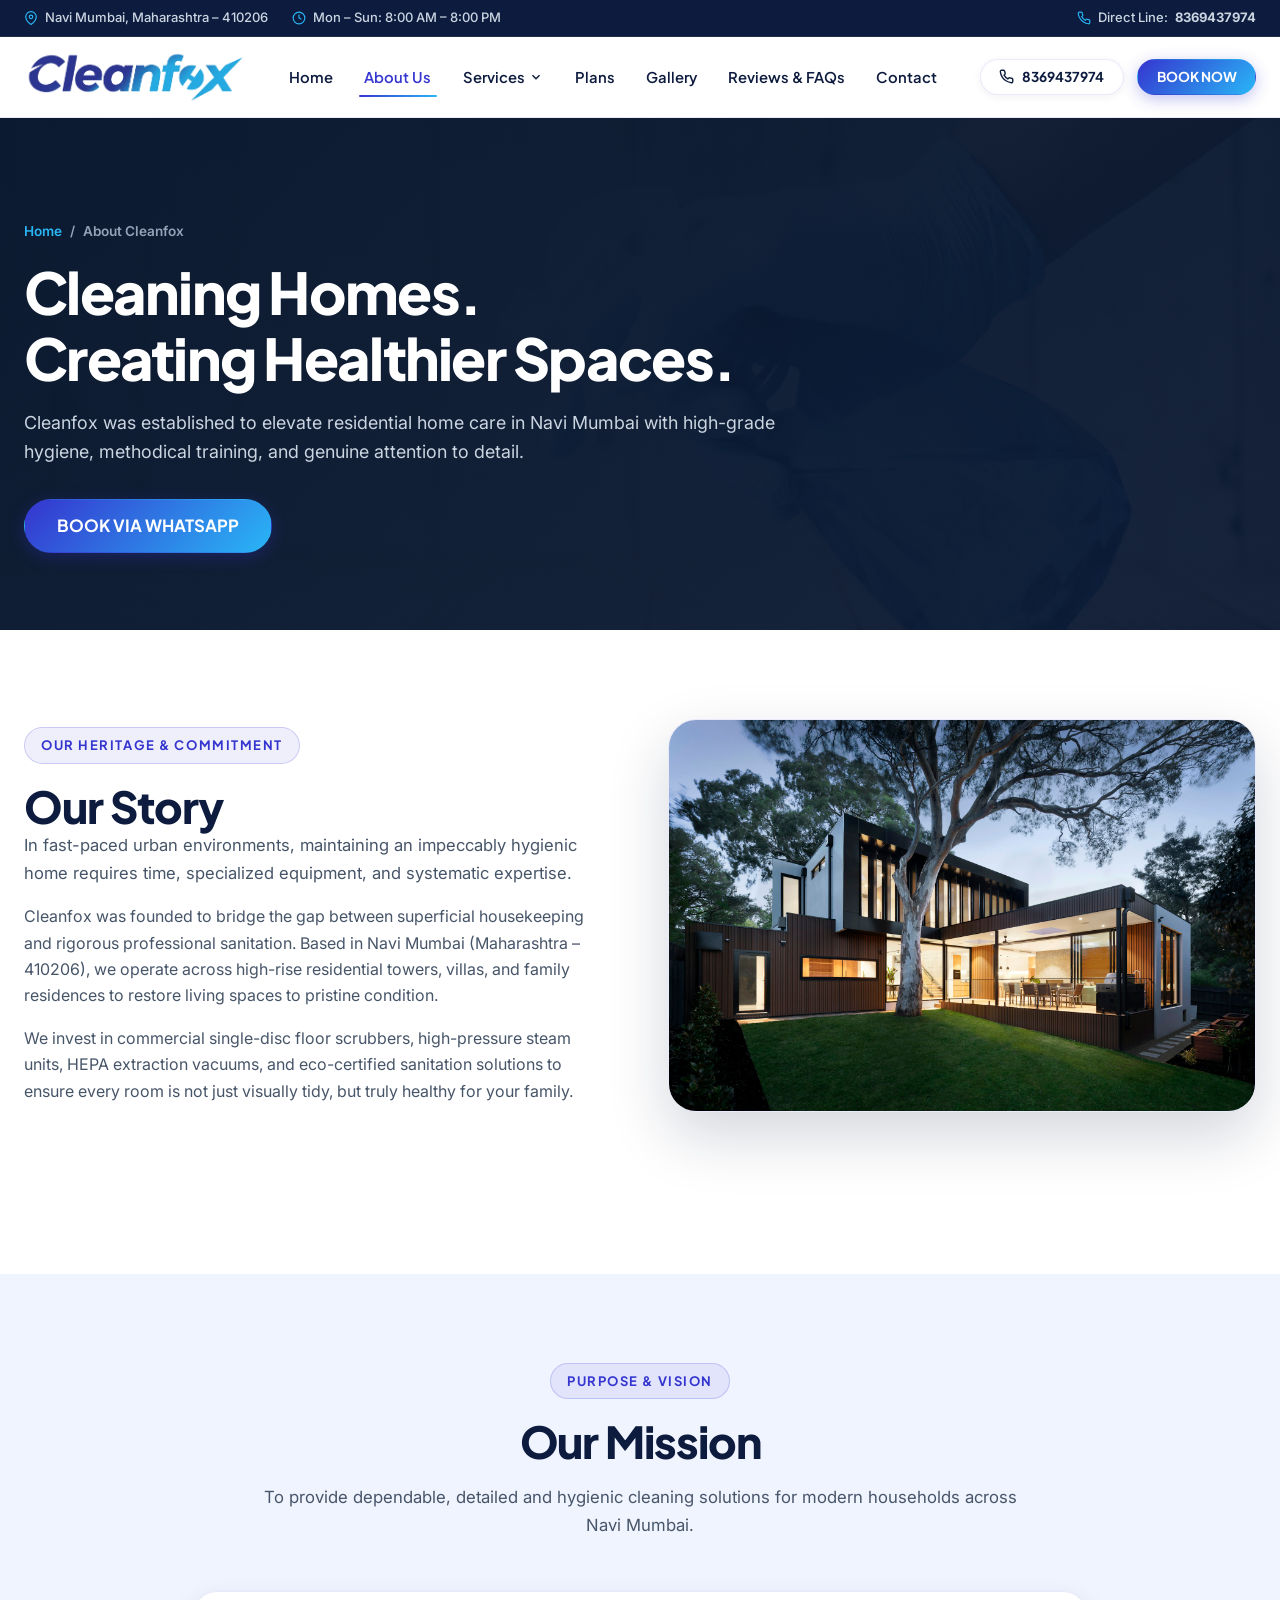
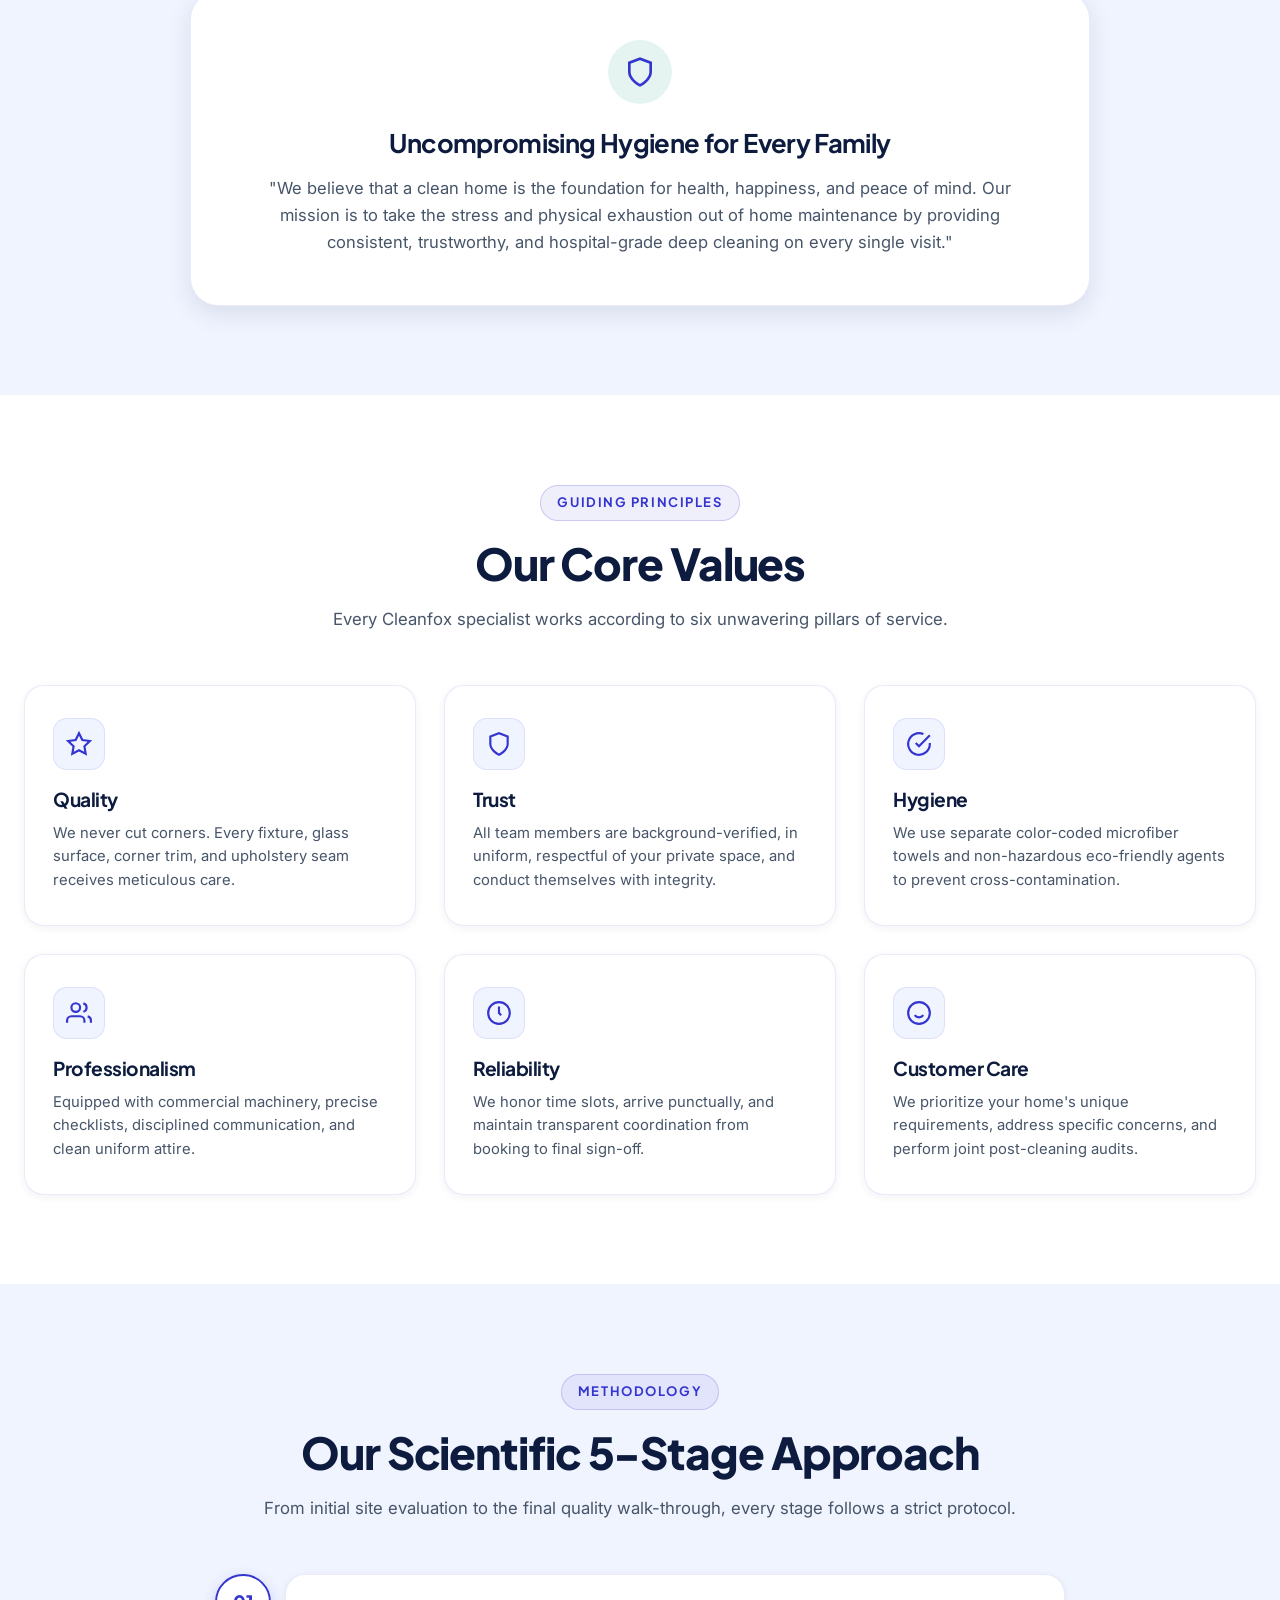
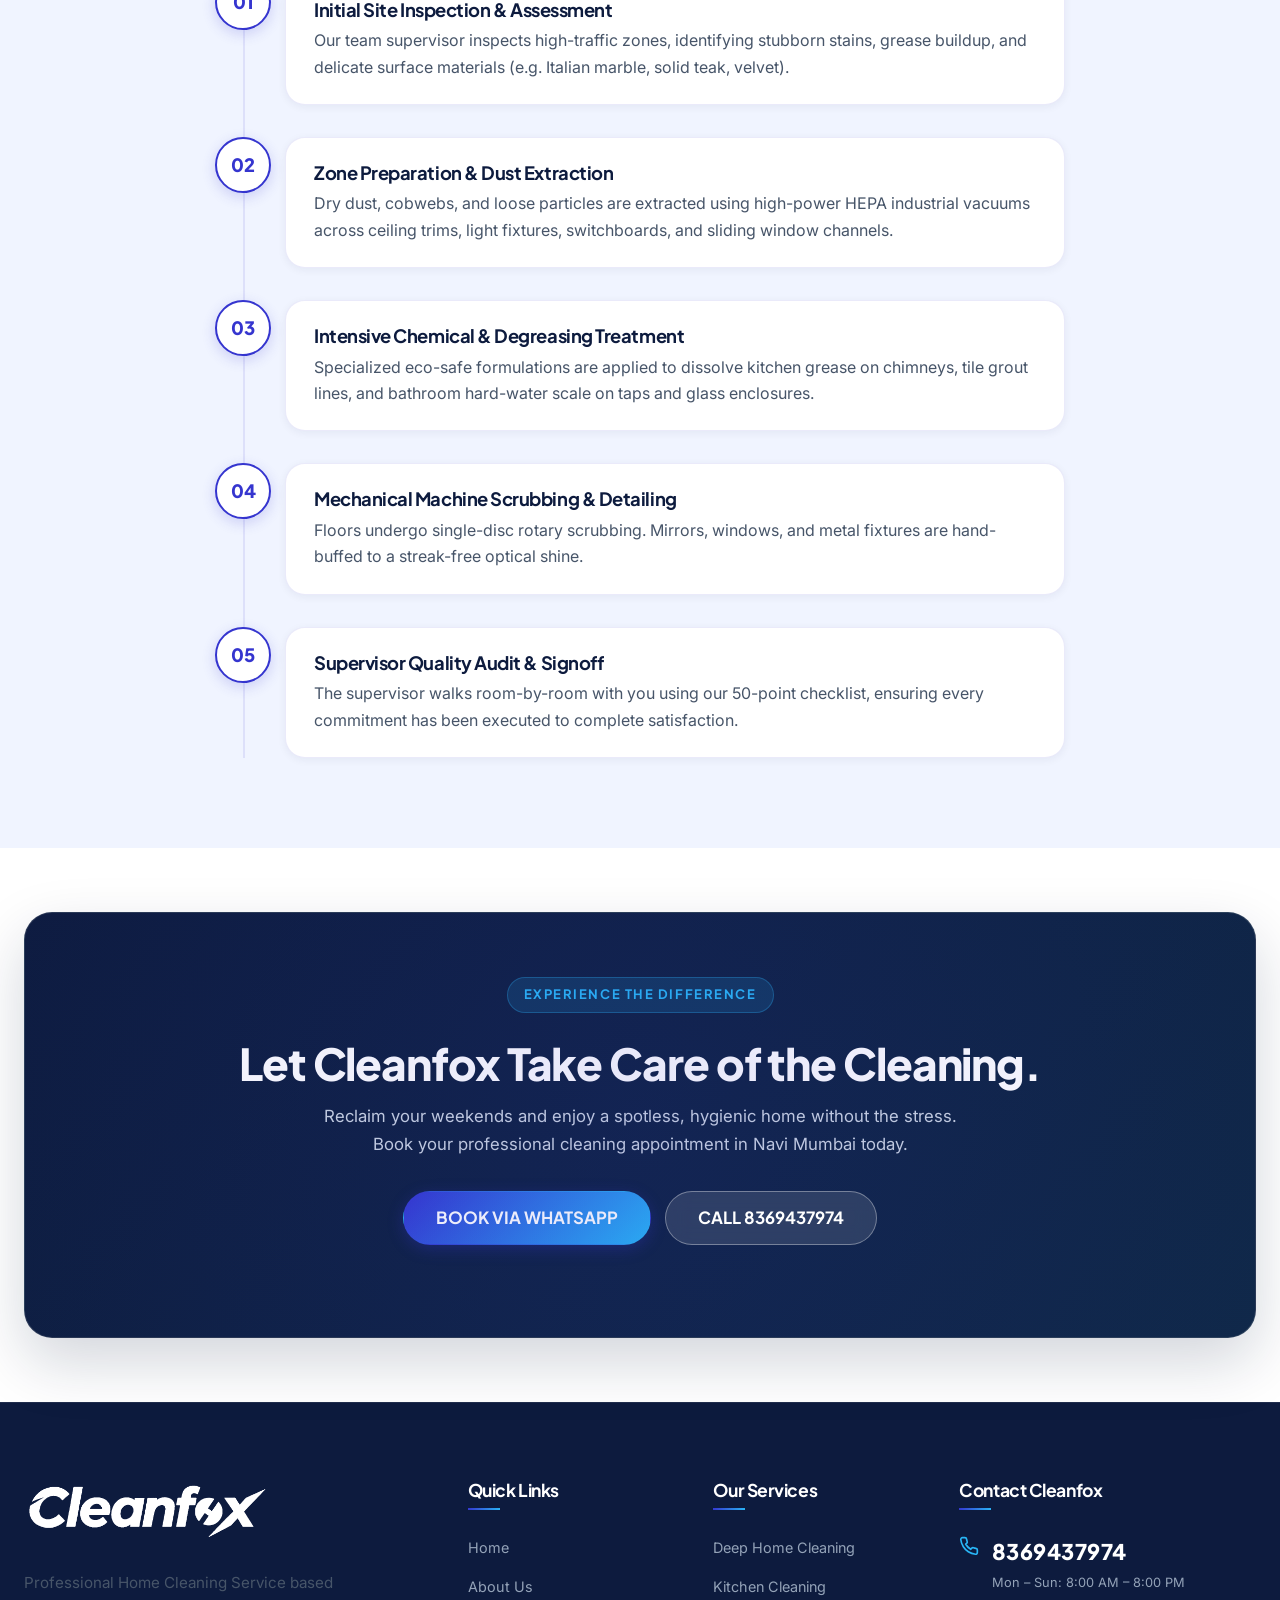
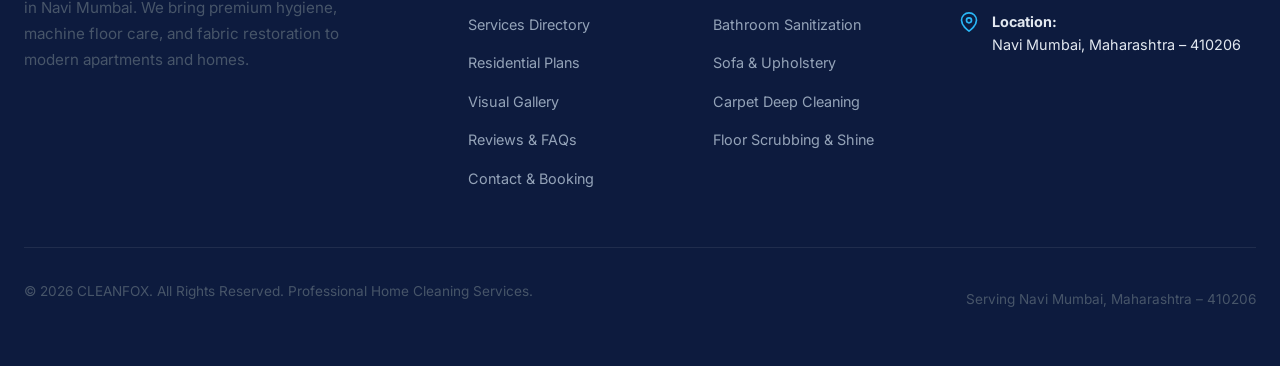
<file: about.html>
<!DOCTYPE html>
<html lang="en">
<head>
  <meta charset="UTF-8">
  <meta name="viewport" content="width=device-width, initial-scale=1.0">
  <title>About Cleanfox | Professional Cleaning Services Navi Mumbai | 8369437974</title>
  <meta name="description" content="Discover Cleanfox: Navi Mumbai's premier professional home cleaning service. Dedicated to pristine hygiene, trained technicians, and uncompromising customer care.">
  <meta name="keywords" content="About Cleanfox, home cleaning company Navi Mumbai, professional cleaners Navi Mumbai 410206, hygienic cleaning service">

  <!-- OpenGraph -->
  <meta property="og:title" content="About Cleanfox | Cleaning Homes. Creating Healthier Spaces.">
  <meta property="og:description" content="Learn about Cleanfox's mission, values, and scientific 5-stage cleaning approach in Navi Mumbai.">
  <meta property="og:type" content="website">

  <!-- Stylesheets -->
  <link rel="stylesheet" href="css/main.css">
  <link rel="stylesheet" href="css/components.css">
  <link rel="stylesheet" href="css/pages.css">

  <!-- Schema -->
  <script type="application/ld+json">
  {
    "@context": "https://schema.org",
    "@type": "AboutPage",
    "name": "About CLEANFOX",
    "description": "Professional home cleaning company in Navi Mumbai, Maharashtra.",
    "mainEntity": {
      "@type": "HomeAndConstructionBusiness",
      "name": "CLEANFOX",
      "telephone": "8369437974",
      "address": {
        "@type": "PostalAddress",
        "addressLocality": "Navi Mumbai",
        "addressRegion": "Maharashtra",
        "postalCode": "410206",
        "addressCountry": "IN"
      }
    }
  }
  </script>
</head>
<body>

  <!-- Top Announcement Bar -->
  <div class="header-top-bar">
    <div class="container top-bar-inner">
      <div class="top-bar-left">
        <span class="top-bar-item">
          <svg viewBox="0 0 24 24" fill="none" stroke="currentColor" stroke-width="2"><path d="M21 10c0 7-9 13-9 13s-9-6-9-13a9 9 0 0 1 18 0z"></path><circle cx="12" cy="10" r="3"></circle></svg>
          Navi Mumbai, Maharashtra – 410206
        </span>
        <span class="top-bar-item">
          <svg viewBox="0 0 24 24" fill="none" stroke="currentColor" stroke-width="2"><circle cx="12" cy="12" r="10"></circle><polyline points="12 6 12 12 16 14"></polyline></svg>
          Mon – Sun: 8:00 AM – 8:00 PM
        </span>
      </div>
      <div class="top-bar-right">
        <a href="tel:8369437974" class="top-bar-item">
          <svg viewBox="0 0 24 24" fill="none" stroke="currentColor" stroke-width="2"><path d="M22 16.92v3a2 2 0 0 1-2.18 2 19.79 19.79 0 0 1-8.63-3.07 19.5 19.5 0 0 1-6-6 19.79 19.79 0 0 1-3.07-8.67A2 2 0 0 1 4.11 2h3a2 2 0 0 1 2 1.72 12.84 12.84 0 0 0 .7 2.81 2 2 0 0 1-.45 2.11L8.09 9.91a16 16 0 0 0 6 6l1.27-1.27a2 2 0 0 1 2.11-.45 12.84 12.84 0 0 0 2.81.7A2 2 0 0 1 22 16.92z"></path></svg>
          Direct Line: <strong>8369437974</strong>
        </a>
      </div>
    </div>
  </div>

    <!-- Sticky Main Navigation -->
  <header class="site-header" id="siteHeader">
    <div class="container header-container">
      <a href="index.html" class="brand-logo" aria-label="CLEANFOX Home">
          <img src="images/cleanfox-logo.png" alt="Cleanfox - Premium Home Cleaning Navi Mumbai" class="brand-logo-img">
        </a>

      <!-- Desktop Nav -->
      <nav aria-label="Primary Navigation">
        <ul class="nav-menu">
          <li class="nav-item"><a href="index.html" class="nav-link">Home</a></li>
          <li class="nav-item"><a href="about.html" class="nav-link">About Us</a></li>
          <li class="nav-item">
            <a href="services.html" class="nav-link">
              Services
              <svg class="dropdown-chevron" viewBox="0 0 24 24" fill="none" stroke="currentColor" stroke-width="2.5"><polyline points="6 9 12 15 18 9"></polyline></svg>
            </a>
            <div class="nav-dropdown-menu">
              <a href="services.html" class="dropdown-link">
                <svg viewBox="0 0 24 24" fill="none" stroke="currentColor" stroke-width="2"><rect x="3" y="3" width="7" height="7"></rect><rect x="14" y="3" width="7" height="7"></rect><rect x="14" y="14" width="7" height="7"></rect><rect x="3" y="14" width="7" height="7"></rect></svg>
                All 10 Services Directory
              </a>
              <div class="dropdown-divider"></div>
              <a href="deep-cleaning.html" class="dropdown-link">
                <svg viewBox="0 0 24 24" fill="none" stroke="currentColor" stroke-width="2"><polygon points="12 2 15.09 8.26 22 9.27 17 14.14 18.18 21.02 12 17.77 5.82 21.02 7 14.14 2 9.27 8.91 8.26 12 2"></polygon></svg>
                Deep Home Cleaning
              </a>
              <a href="kitchen-bathroom.html" class="dropdown-link">
                <svg viewBox="0 0 24 24" fill="none" stroke="currentColor" stroke-width="2"><path d="M12 22s8-4 8-10V5l-8-3-8 3v7c0 6 8 10 8 10z"></path></svg>
                Kitchen & Bathroom
              </a>
              <a href="sofa-carpet.html" class="dropdown-link">
                <svg viewBox="0 0 24 24" fill="none" stroke="currentColor" stroke-width="2"><path d="M4 18v3M20 18v3M4 11h16M2 14h20M6 11V7a2 2 0 0 1 2-2h8a2 2 0 0 1 2 2v4"></path></svg>
                Sofa & Carpet Care
              </a>
            </div>
          </li>
          <li class="nav-item"><a href="plans.html" class="nav-link">Plans</a></li>
          <li class="nav-item"><a href="gallery.html" class="nav-link">Gallery</a></li>
          <li class="nav-item"><a href="reviews-faqs.html" class="nav-link">Reviews & FAQs</a></li>
          <li class="nav-item"><a href="contact.html" class="nav-link">Contact</a></li>
        </ul>
      </nav>

      <div class="nav-actions">
        <a href="tel:8369437974" class="btn btn-secondary btn-sm" aria-label="Call Cleanfox">
          <svg width="15" height="15" viewBox="0 0 24 24" fill="none" stroke="currentColor" stroke-width="2.2"><path d="M22 16.92v3a2 2 0 0 1-2.18 2 19.79 19.79 0 0 1-8.63-3.07 19.5 19.5 0 0 1-6-6 19.79 19.79 0 0 1-3.07-8.67A2 2 0 0 1 4.11 2h3a2 2 0 0 1 2 1.72 12.84 12.84 0 0 0 .7 2.81 2 2 0 0 1-.45 2.11L8.09 9.91a16 16 0 0 0 6 6l1.27-1.27a2 2 0 0 1 2.11-.45 12.84 12.84 0 0 0 2.81.7A2 2 0 0 1 22 16.92z"></path></svg>
          8369437974
        </a>
        <a href="https://wa.me/918369437974?text=Hi%20Cleanfox%2C%20I%20would%20like%20to%20enquire%20about%20booking%20a%20home%20cleaning%20service%20in%20Navi%20Mumbai." class="btn btn-primary btn-sm" target="_blank" rel="noopener">BOOK NOW</a>
        <button class="mobile-toggle" aria-label="Toggle navigation menu">
          <svg viewBox="0 0 24 24" fill="none" stroke="currentColor" stroke-width="2.5"><line x1="3" y1="12" x2="21" y2="12"></line><line x1="3" y1="6" x2="21" y2="6"></line><line x1="3" y1="18" x2="21" y2="18"></line></svg>
        </button>
      </div>
    </div>
  </header>

  <!-- Mobile Drawer -->
  <div class="mobile-drawer">
    <div class="drawer-content">
      <div class="drawer-header">
        <a href="index.html" class="brand-logo">
          <img src="images/cleanfox-logo.png" alt="Cleanfox - Premium Home Cleaning Navi Mumbai" class="brand-logo-img">
        </a>
        <button class="drawer-close" aria-label="Close menu">
          <svg width="22" height="22" viewBox="0 0 24 24" fill="none" stroke="currentColor" stroke-width="2"><line x1="18" y1="6" x2="6" y2="18"></line><line x1="6" y1="6" x2="18" y2="18"></line></svg>
        </button>
      </div>

      <div class="drawer-section-title">Navigation</div>
      <ul class="drawer-nav">
        <li><a href="index.html">Home</a></li>
        <li><a href="about.html">About Us</a></li>
        <li><a href="plans.html">Residential Plans</a></li>
        <li><a href="gallery.html">Visual Gallery</a></li>
        <li><a href="reviews-faqs.html">Reviews & FAQs</a></li>
        <li><a href="contact.html">Contact / Book Now</a></li>
      </ul>

      <div class="drawer-section-title">Specialized Services</div>
      <ul class="drawer-nav">
        <li><a href="services.html">All 10 Services Directory</a></li>
        <li><a href="deep-cleaning.html">Deep Home Cleaning</a></li>
        <li><a href="kitchen-bathroom.html">Kitchen & Bathroom</a></li>
        <li><a href="sofa-carpet.html">Sofa & Carpet</a></li>
      </ul>

      <div class="drawer-footer">
        <a href="tel:8369437974" class="btn btn-primary btn-lg" style="width: 100%;">
          <svg width="18" height="18" viewBox="0 0 24 24" fill="none" stroke="currentColor" stroke-width="2.2"><path d="M22 16.92v3a2 2 0 0 1-2.18 2 19.79 19.79 0 0 1-8.63-3.07 19.5 19.5 0 0 1-6-6 19.79 19.79 0 0 1-3.07-8.67A2 2 0 0 1 4.11 2h3a2 2 0 0 1 2 1.72 12.84 12.84 0 0 0 .7 2.81 2 2 0 0 1-.45 2.11L8.09 9.91a16 16 0 0 0 6 6l1.27-1.27a2 2 0 0 1 2.11-.45 12.84 12.84 0 0 0 2.81.7A2 2 0 0 1 22 16.92z"></path></svg>
          Call 8369437974
        </a>
      </div>
    </div>
  </div>
  </div>

  <main>
    <!-- PAGE HERO BANNER -->
    <section class="page-hero">
      <img src="images/about/story-team.jpg" alt="Cleanfox professional cleaning staff inside modern Indian apartment" class="page-hero-bg">
      <div class="page-hero-overlay"></div>
      <div class="container">
        <div class="page-hero-content">
          <div class="breadcrumb-nav">
            <a href="index.html">Home</a>
            <span>/</span>
            <span>About Cleanfox</span>
          </div>
          <h1 class="page-hero-title">Cleaning Homes.<br>Creating Healthier Spaces.</h1>
          <p class="page-hero-desc">
            Cleanfox was established to elevate residential home care in Navi Mumbai with high-grade hygiene, methodical training, and genuine attention to detail.
          </p>
          <a href="https://wa.me/918369437974?text=Hi%20Cleanfox%2C%20I%20would%20like%20to%20book%20a%20home%20cleaning%20service%20in%20Navi%20Mumbai." class="btn btn-primary btn-lg" target="_blank" rel="noopener">BOOK VIA WHATSAPP</a>
        </div>
      </div>
    </section>

    <!-- SECTION 1: OUR STORY -->
    <section class="section-spacing">
      <div class="container">
        <div class="split-showcase-row">
          <div class="split-content">
            <div class="section-tag">Our Heritage & Commitment</div>
            <h2>Our Story</h2>
            <p class="lead-text">
              In fast-paced urban environments, maintaining an impeccably hygienic home requires time, specialized equipment, and systematic expertise.
            </p>
            <p>
              Cleanfox was founded to bridge the gap between superficial housekeeping and rigorous professional sanitation. Based in Navi Mumbai (Maharashtra – 410206), we operate across high-rise residential towers, villas, and family residences to restore living spaces to pristine condition.
            </p>
            <p>
              We invest in commercial single-disc floor scrubbers, high-pressure steam units, HEPA extraction vacuums, and eco-certified sanitation solutions to ensure every room is not just visually tidy, but truly healthy for your family.
            </p>
          </div>
          <div class="split-media">
            <img src="images/hero/hero-6.jpg" alt="Spotless luxury home interior in Navi Mumbai" style="border-radius: var(--radius-xl); box-shadow: var(--shadow-xl); border: 1px solid var(--border-subtle);">
          </div>
        </div>
      </div>
    </section>

    <!-- SECTION 2: OUR MISSION & PURPOSE -->
    <section class="section-spacing bg-subtle">
      <div class="container">
        <div class="section-header">
          <div class="section-tag">Purpose & Vision</div>
          <h2 class="section-title">Our Mission</h2>
          <p class="section-desc">To provide dependable, detailed and hygienic cleaning solutions for modern households across Navi Mumbai.</p>
        </div>

        <div style="max-width: 900px; margin: 0 auto; background: #FFFFFF; border-radius: var(--radius-xl); padding: 3rem; box-shadow: var(--shadow-md); border: 1px solid var(--border-subtle); text-align: center;">
          <div style="width: 64px; height: 64px; background: rgba(5, 150, 105, 0.1); border-radius: 50%; display: flex; align-items: center; justify-content: center; margin: 0 auto 1.5rem; color: var(--brand-emerald);">
            <svg width="32" height="32" viewBox="0 0 24 24" fill="none" stroke="currentColor" stroke-width="2"><path d="M12 22s8-4 8-10V5l-8-3-8 3v7c0 6 8 10 8 10z"></path></svg>
          </div>
          <h3 style="font-size: 1.6rem; color: var(--primary-navy); margin-bottom: 1rem;">Uncompromising Hygiene for Every Family</h3>
          <p class="lead-text" style="color: var(--text-muted);">
            "We believe that a clean home is the foundation for health, happiness, and peace of mind. Our mission is to take the stress and physical exhaustion out of home maintenance by providing consistent, trustworthy, and hospital-grade deep cleaning on every single visit."
          </p>
        </div>
      </div>
    </section>

    <!-- SECTION 3: OUR CORE VALUES -->
    <section class="section-spacing">
      <div class="container">
        <div class="section-header">
          <div class="section-tag">Guiding Principles</div>
          <h2 class="section-title">Our Core Values</h2>
          <p class="section-desc">Every Cleanfox specialist works according to six unwavering pillars of service.</p>
        </div>

        <div class="pillars-grid">
          <!-- 1. Quality -->
          <div class="pillar-card">
            <div class="pillar-icon">
              <svg viewBox="0 0 24 24" fill="none" stroke="currentColor" stroke-width="2"><polygon points="12 2 15.09 8.26 22 9.27 17 14.14 18.18 21.02 12 17.77 5.82 21.02 7 14.14 2 9.27 8.91 8.26 12 2"></polygon></svg>
            </div>
            <h3 class="pillar-title">Quality</h3>
            <p class="pillar-text">We never cut corners. Every fixture, glass surface, corner trim, and upholstery seam receives meticulous care.</p>
          </div>

          <!-- 2. Trust -->
          <div class="pillar-card">
            <div class="pillar-icon">
              <svg viewBox="0 0 24 24" fill="none" stroke="currentColor" stroke-width="2"><path d="M12 22s8-4 8-10V5l-8-3-8 3v7c0 6 8 10 8 10z"></path></svg>
            </div>
            <h3 class="pillar-title">Trust</h3>
            <p class="pillar-text">All team members are background-verified, in uniform, respectful of your private space, and conduct themselves with integrity.</p>
          </div>

          <!-- 3. Hygiene -->
          <div class="pillar-card">
            <div class="pillar-icon">
              <svg viewBox="0 0 24 24" fill="none" stroke="currentColor" stroke-width="2"><path d="M22 11.08V12a10 10 0 1 1-5.93-9.14"></path><polyline points="22 4 12 14.01 9 11.01"></polyline></svg>
            </div>
            <h3 class="pillar-title">Hygiene</h3>
            <p class="pillar-text">We use separate color-coded microfiber towels and non-hazardous eco-friendly agents to prevent cross-contamination.</p>
          </div>

          <!-- 4. Professionalism -->
          <div class="pillar-card">
            <div class="pillar-icon">
              <svg viewBox="0 0 24 24" fill="none" stroke="currentColor" stroke-width="2"><path d="M17 21v-2a4 4 0 0 0-4-4H5a4 4 0 0 0-4 4v2"></path><circle cx="9" cy="7" r="4"></circle><path d="M23 21v-2a4 4 0 0 0-3-3.87"></path><path d="M16 3.13a4 4 0 0 1 0 7.75"></path></svg>
            </div>
            <h3 class="pillar-title">Professionalism</h3>
            <p class="pillar-text">Equipped with commercial machinery, precise checklists, disciplined communication, and clean uniform attire.</p>
          </div>

          <!-- 5. Reliability -->
          <div class="pillar-card">
            <div class="pillar-icon">
              <svg viewBox="0 0 24 24" fill="none" stroke="currentColor" stroke-width="2"><circle cx="12" cy="12" r="10"></circle><polyline points="12 6 12 12 14 14"></polyline></svg>
            </div>
            <h3 class="pillar-title">Reliability</h3>
            <p class="pillar-text">We honor time slots, arrive punctually, and maintain transparent coordination from booking to final sign-off.</p>
          </div>

          <!-- 6. Customer Care -->
          <div class="pillar-card">
            <div class="pillar-icon">
              <svg viewBox="0 0 24 24" fill="none" stroke="currentColor" stroke-width="2"><circle cx="12" cy="12" r="10"></circle><path d="M8 14s1.5 2 4 2 4-2 4-2"></path><line x1="9" y1="9" x2="9.01" y2="9"></line><line x1="15" y1="9" x2="15.01" y2="9"></line></svg>
            </div>
            <h3 class="pillar-title">Customer Care</h3>
            <p class="pillar-text">We prioritize your home's unique requirements, address specific concerns, and perform joint post-cleaning audits.</p>
          </div>
        </div>
      </div>
    </section>

    <!-- SECTION 4: OUR SCIENTIFIC CLEANING APPROACH -->
    <section class="section-spacing bg-subtle">
      <div class="container">
        <div class="section-header">
          <div class="section-tag">Methodology</div>
          <h2 class="section-title">Our Scientific 5-Stage Approach</h2>
          <p class="section-desc">From initial site evaluation to the final quality walk-through, every stage follows a strict protocol.</p>
        </div>

        <div class="timeline-track">
          <!-- Step 1 -->
          <div class="timeline-item">
            <div class="timeline-num">01</div>
            <div class="timeline-body">
              <h4>Initial Site Inspection & Assessment</h4>
              <p>Our team supervisor inspects high-traffic zones, identifying stubborn stains, grease buildup, and delicate surface materials (e.g. Italian marble, solid teak, velvet).</p>
            </div>
          </div>

          <!-- Step 2 -->
          <div class="timeline-item">
            <div class="timeline-num">02</div>
            <div class="timeline-body">
              <h4>Zone Preparation & Dust Extraction</h4>
              <p>Dry dust, cobwebs, and loose particles are extracted using high-power HEPA industrial vacuums across ceiling trims, light fixtures, switchboards, and sliding window channels.</p>
            </div>
          </div>

          <!-- Step 3 -->
          <div class="timeline-item">
            <div class="timeline-num">03</div>
            <div class="timeline-body">
              <h4>Intensive Chemical & Degreasing Treatment</h4>
              <p>Specialized eco-safe formulations are applied to dissolve kitchen grease on chimneys, tile grout lines, and bathroom hard-water scale on taps and glass enclosures.</p>
            </div>
          </div>

          <!-- Step 4 -->
          <div class="timeline-item">
            <div class="timeline-num">04</div>
            <div class="timeline-body">
              <h4>Mechanical Machine Scrubbing & Detailing</h4>
              <p>Floors undergo single-disc rotary scrubbing. Mirrors, windows, and metal fixtures are hand-buffed to a streak-free optical shine.</p>
            </div>
          </div>

          <!-- Step 5 -->
          <div class="timeline-item">
            <div class="timeline-num">05</div>
            <div class="timeline-body">
              <h4>Supervisor Quality Audit & Signoff</h4>
              <p>The supervisor walks room-by-room with you using our 50-point checklist, ensuring every commitment has been executed to complete satisfaction.</p>
            </div>
          </div>
        </div>
      </div>
    </section>

    <!-- SECTION 5: FINAL CTA -->
    <section class="section-spacing-sm">
      <div class="container">
        <div class="cta-banner-wrapper">
          <div class="section-tag light" style="margin-bottom: 1.5rem;">Experience The Difference</div>
          <h2 class="cta-banner-title">Let Cleanfox Take Care of the Cleaning.</h2>
          <p class="cta-banner-desc">
            Reclaim your weekends and enjoy a spotless, hygienic home without the stress. Book your professional cleaning appointment in Navi Mumbai today.
          </p>
          <div class="cta-buttons-row">
            <a href="https://wa.me/918369437974?text=Hi%20Cleanfox%2C%20I%20would%20like%20to%20book%20a%20home%20cleaning%20service%20in%20Navi%20Mumbai." class="btn btn-primary btn-lg" target="_blank" rel="noopener">BOOK VIA WHATSAPP</a>
            <a href="tel:8369437974" class="btn btn-outline-light btn-lg">CALL 8369437974</a>
          </div>
        </div>
      </div>
    </section>
  </main>

  <!-- Multi-Column Luxury Footer -->
  <footer class="site-footer">
    <div class="container">
      <div class="footer-grid">
        <div class="footer-brand">
          <a href="index.html" class="brand-logo" style="color: #FFFFFF;">
            <img src="images/cleanfox-logo-white.png" alt="Cleanfox" class="brand-logo-img">
          </a>
          <p class="footer-about">
            Professional Home Cleaning Service based in Navi Mumbai. We bring premium hygiene, machine floor care, and fabric restoration to modern apartments and homes.
          </p>
        </div>
        <div>
          <h4 class="footer-heading">Quick Links</h4>
          <ul class="footer-links">
            <li><a href="index.html">Home</a></li>
            <li><a href="about.html">About Us</a></li>
            <li><a href="services.html">Services Directory</a></li>
            <li><a href="plans.html">Residential Plans</a></li>
            <li><a href="gallery.html">Visual Gallery</a></li>
            <li><a href="reviews-faqs.html">Reviews & FAQs</a></li>
            <li><a href="contact.html">Contact & Booking</a></li>
          </ul>
        </div>
        <div>
          <h4 class="footer-heading">Our Services</h4>
          <ul class="footer-links">
            <li><a href="deep-cleaning.html">Deep Home Cleaning</a></li>
            <li><a href="kitchen-bathroom.html">Kitchen Cleaning</a></li>
            <li><a href="kitchen-bathroom.html">Bathroom Sanitization</a></li>
            <li><a href="sofa-carpet.html">Sofa & Upholstery</a></li>
            <li><a href="sofa-carpet.html">Carpet Deep Cleaning</a></li>
            <li><a href="services.html">Floor Scrubbing & Shine</a></li>
          </ul>
        </div>
        <div>
          <h4 class="footer-heading">Contact Cleanfox</h4>
          <ul class="footer-contact-list">
            <li class="footer-contact-item">
              <svg viewBox="0 0 24 24" fill="none" stroke="currentColor" stroke-width="2"><path d="M22 16.92v3a2 2 0 0 1-2.18 2 19.79 19.79 0 0 1-8.63-3.07 19.5 19.5 0 0 1-6-6 19.79 19.79 0 0 1-3.07-8.67A2 2 0 0 1 4.11 2h3a2 2 0 0 1 2 1.72 12.84 12.84 0 0 0 .7 2.81 2 2 0 0 1-.45 2.11L8.09 9.91a16 16 0 0 0 6 6l1.27-1.27a2 2 0 0 1 2.11-.45 12.84 12.84 0 0 0 2.81.7A2 2 0 0 1 22 16.92z"></path></svg>
              <div>
                <a href="tel:8369437974" class="footer-phone-big">8369437974</a>
                <span style="font-size: 0.8rem; color: #94A3B8;">Mon – Sun: 8:00 AM – 8:00 PM</span>
              </div>
            </li>
            <li class="footer-contact-item">
              <svg viewBox="0 0 24 24" fill="none" stroke="currentColor" stroke-width="2"><path d="M21 10c0 7-9 13-9 13s-9-6-9-13a9 9 0 0 1 18 0z"></path><circle cx="12" cy="10" r="3"></circle></svg>
              <div>
                <strong>Location:</strong><br>
                Navi Mumbai, Maharashtra – 410206
              </div>
            </li>
          </ul>
        </div>
      </div>
      <div class="footer-bottom">
        <p>© 2026 CLEANFOX. All Rights Reserved. Professional Home Cleaning Services.</p>
        <p>Serving Navi Mumbai, Maharashtra – 410206</p>
      </div>
    </div>
  </footer>

  <!-- Sticky Mobile Action Bar -->
  <div class="mobile-bottom-bar" aria-label="Mobile Quick Actions">
    <div class="bottom-bar-grid">
      <a href="tel:8369437974" class="bottom-bar-btn bottom-btn-call">
        <svg viewBox="0 0 24 24" fill="none" stroke="currentColor" stroke-width="2.2"><path d="M22 16.92v3a2 2 0 0 1-2.18 2 19.79 19.79 0 0 1-8.63-3.07 19.5 19.5 0 0 1-6-6 19.79 19.79 0 0 1-3.07-8.67A2 2 0 0 1 4.11 2h3a2 2 0 0 1 2 1.72 12.84 12.84 0 0 0 .7 2.81 2 2 0 0 1-.45 2.11L8.09 9.91a16 16 0 0 0 6 6l1.27-1.27a2 2 0 0 1 2.11-.45 12.84 12.84 0 0 0 2.81.7A2 2 0 0 1 22 16.92z"></path></svg>
        <span>CALL</span>
      </a>
      <a href="https://wa.me/918369437974?text=Hi%20Cleanfox%2C%20I%20would%20like%20to%20inquire%20about%20home%20cleaning%20services%20in%20Navi%20Mumbai." class="bottom-bar-btn bottom-btn-whatsapp" target="_blank" rel="noopener">
        <svg viewBox="0 0 24 24" fill="none" stroke="currentColor" stroke-width="2.2"><path d="M21 11.5a8.38 8.38 0 0 1-.9 3.8 8.5 8.5 0 0 1-7.6 4.7 8.38 8.38 0 0 1-3.8-.9L3 21l1.9-5.7a8.38 8.38 0 0 1-.9-3.8 8.5 8.5 0 0 1 4.7-7.6 8.38 8.38 0 0 1 3.8-.9h.5a8.48 8.48 0 0 1 8 8v.5z"></path></svg>
        <span>WHATSAPP</span>
      </a>
      <a href="https://wa.me/918369437974?text=Hi%20Cleanfox%2C%20I%20would%20like%20to%20book%20a%20home%20cleaning%20service%20in%20Navi%20Mumbai." class="bottom-bar-btn bottom-btn-book" target="_blank" rel="noopener">
        <svg viewBox="0 0 24 24" fill="none" stroke="currentColor" stroke-width="2.2"><rect x="3" y="4" width="18" height="18" rx="2" ry="2"></rect><line x1="16" y1="2" x2="16" y2="6"></line><line x1="8" y1="2" x2="8" y2="6"></line><line x1="3" y1="10" x2="21" y2="10"></line></svg>
        <span>BOOK NOW</span>
      </a>
    </div>
  </div>

  <script src="js/main.js"></script>
</body>
</html>
</file>
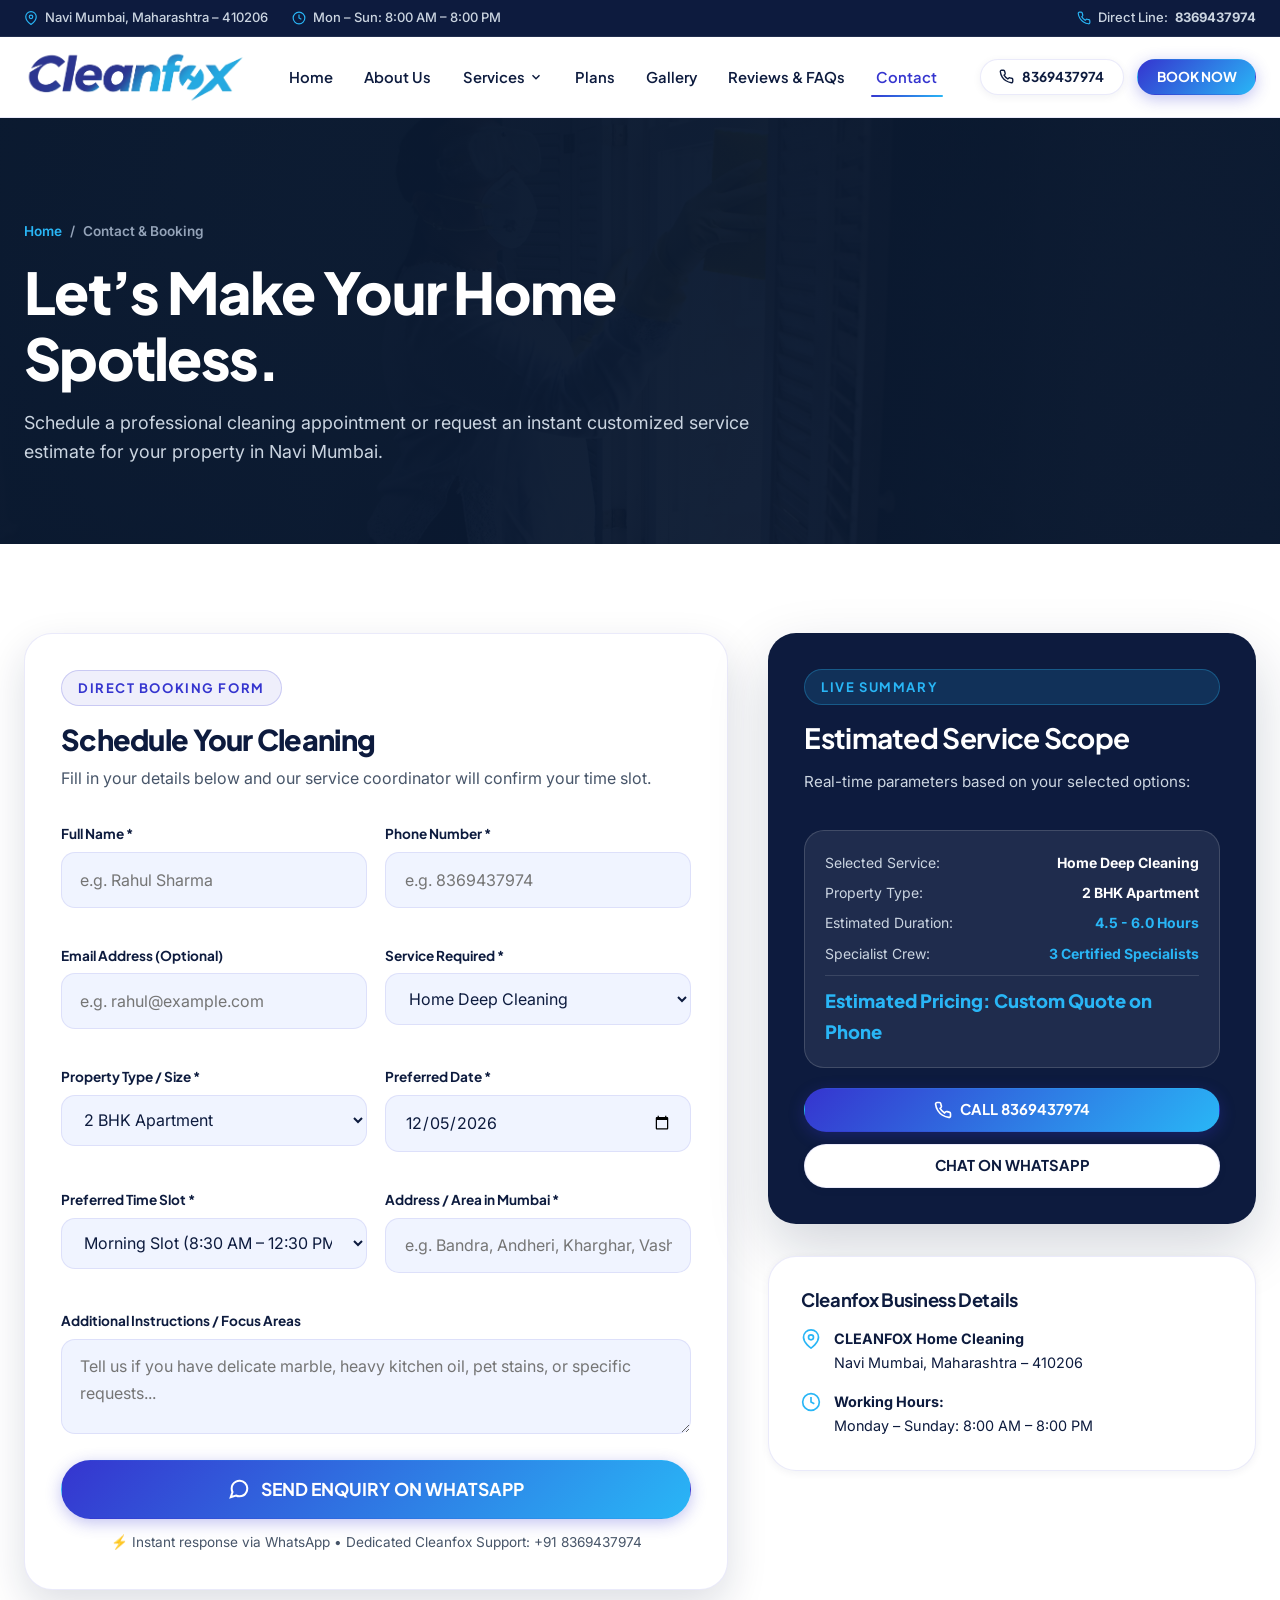
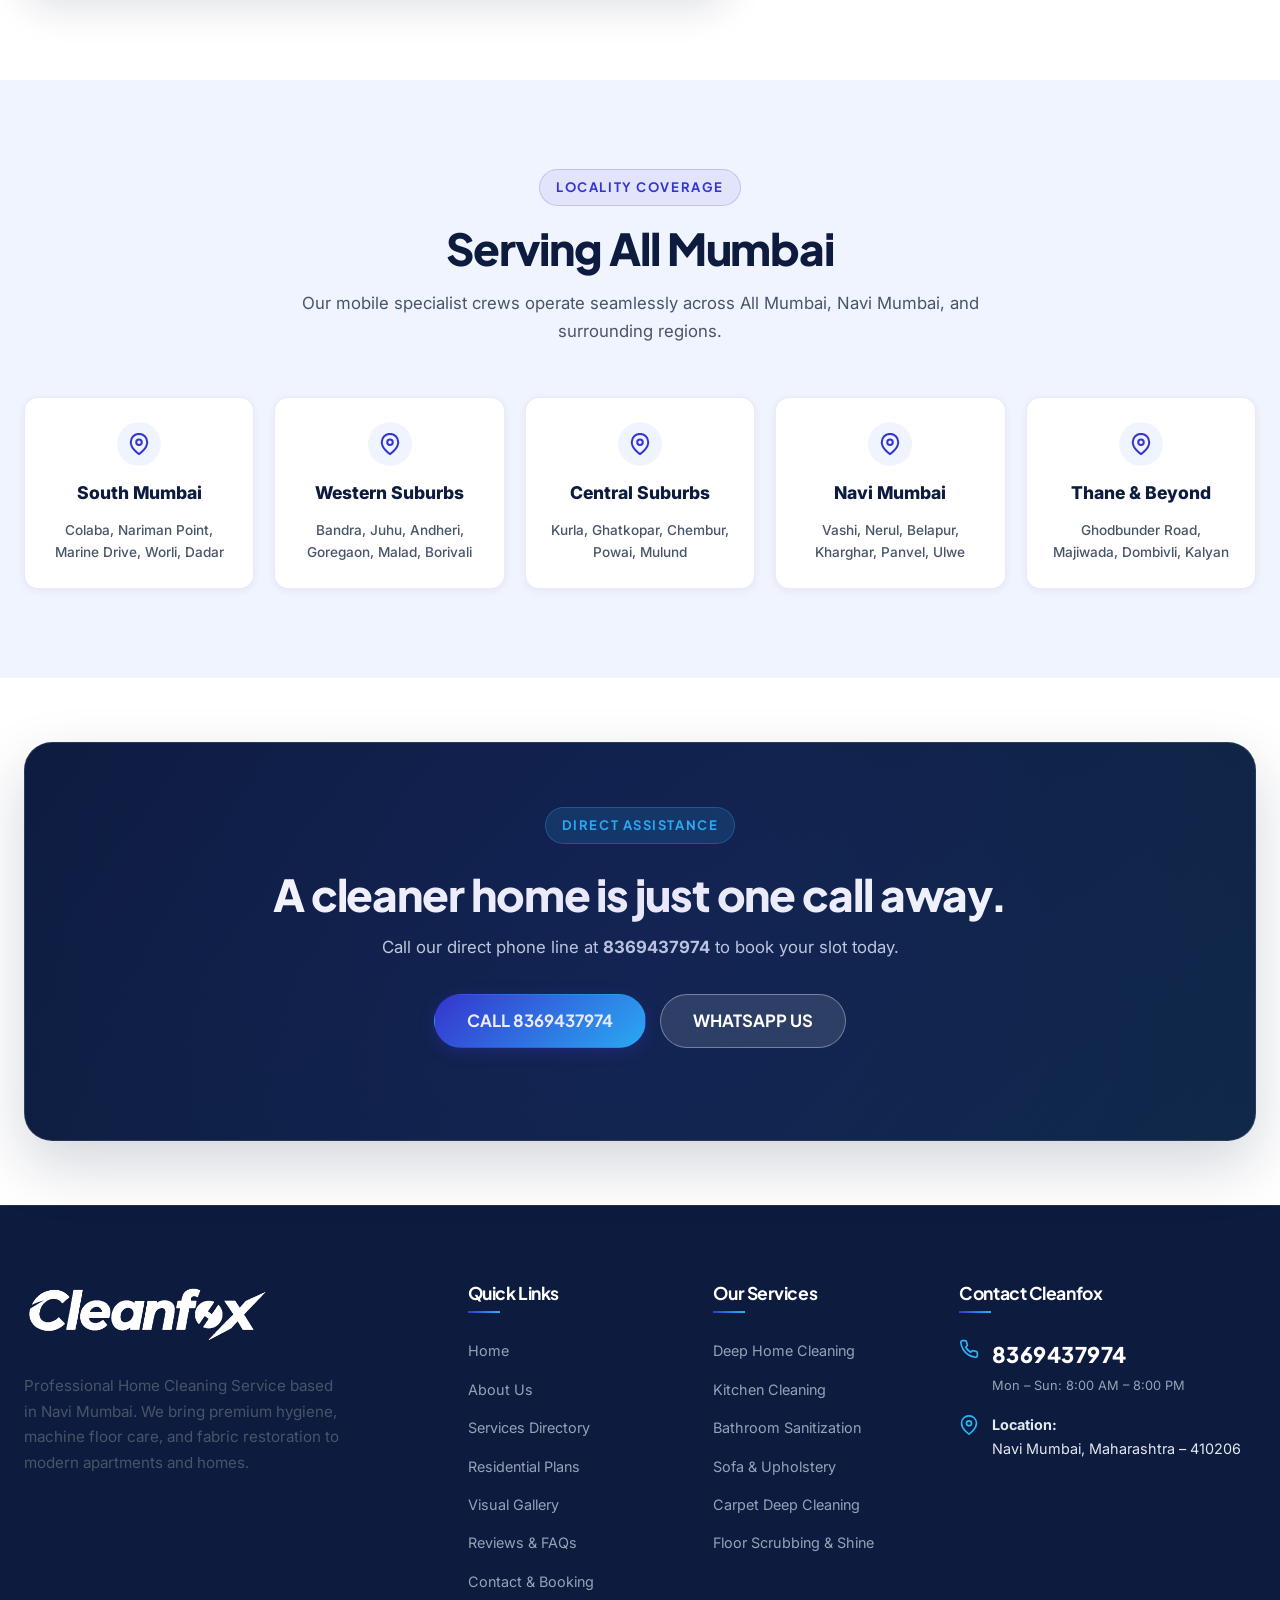
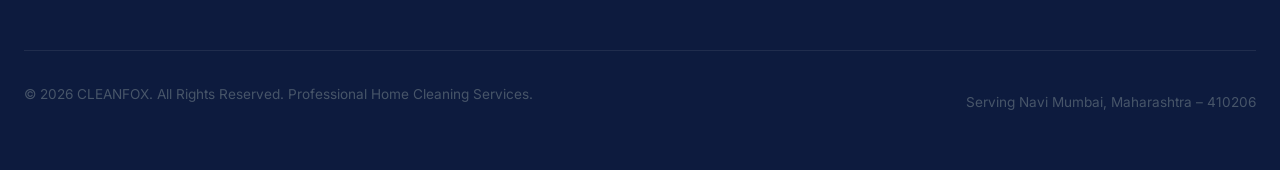
<file: contact.html>
<!DOCTYPE html>
<html lang="en">
<head>
  <meta charset="UTF-8">
  <meta name="viewport" content="width=device-width, initial-scale=1.0">
  <title>Book a Cleaning Service | CLEANFOX Navi Mumbai | 8369437974</title>
  <meta name="description" content="Book professional home cleaning in Navi Mumbai with Cleanfox. Instant quote request for deep cleaning, kitchen degreasing, bathroom sanitization, and sofa shampooing. Call 8369437974.">
  <meta name="keywords" content="Book home cleaning Navi Mumbai, cleaning service booking 410206, deep clean appointment Kharghar, Cleanfox phone 8369437974">

  <!-- OpenGraph -->
  <meta property="og:title" content="Book a Cleaning | CLEANFOX Navi Mumbai">
  <meta property="og:description" content="Let's Make Your Home Spotless. Schedule your professional cleaning service today.">
  <meta property="og:type" content="website">

  <!-- Stylesheets -->
  <link rel="stylesheet" href="css/main.css">
  <link rel="stylesheet" href="css/components.css">
  <link rel="stylesheet" href="css/pages.css">

  <script type="application/ld+json">
  {
    "@context": "https://schema.org",
    "@type": "ContactPage",
    "name": "Contact and Book CLEANFOX",
    "mainEntity": {
      "@type": "HomeAndConstructionBusiness",
      "name": "CLEANFOX",
      "telephone": "8369437974",
      "address": {
        "@type": "PostalAddress",
        "addressLocality": "Navi Mumbai",
        "addressRegion": "Maharashtra",
        "postalCode": "410206",
        "addressCountry": "IN"
      }
    }
  }
  </script>
</head>
<body>

  <!-- Top Announcement Bar -->
  <div class="header-top-bar">
    <div class="container top-bar-inner">
      <div class="top-bar-left">
        <span class="top-bar-item">
          <svg viewBox="0 0 24 24" fill="none" stroke="currentColor" stroke-width="2"><path d="M21 10c0 7-9 13-9 13s-9-6-9-13a9 9 0 0 1 18 0z"></path><circle cx="12" cy="10" r="3"></circle></svg>
          Navi Mumbai, Maharashtra – 410206
        </span>
        <span class="top-bar-item">
          <svg viewBox="0 0 24 24" fill="none" stroke="currentColor" stroke-width="2"><circle cx="12" cy="12" r="10"></circle><polyline points="12 6 12 12 16 14"></polyline></svg>
          Mon – Sun: 8:00 AM – 8:00 PM
        </span>
      </div>
      <div class="top-bar-right">
        <a href="tel:8369437974" class="top-bar-item">
          <svg viewBox="0 0 24 24" fill="none" stroke="currentColor" stroke-width="2"><path d="M22 16.92v3a2 2 0 0 1-2.18 2 19.79 19.79 0 0 1-8.63-3.07 19.5 19.5 0 0 1-6-6 19.79 19.79 0 0 1-3.07-8.67A2 2 0 0 1 4.11 2h3a2 2 0 0 1 2 1.72 12.84 12.84 0 0 0 .7 2.81 2 2 0 0 1-.45 2.11L8.09 9.91a16 16 0 0 0 6 6l1.27-1.27a2 2 0 0 1 2.11-.45 12.84 12.84 0 0 0 2.81.7A2 2 0 0 1 22 16.92z"></path></svg>
          Direct Line: <strong>8369437974</strong>
        </a>
      </div>
    </div>
  </div>

    <!-- Sticky Main Navigation -->
  <header class="site-header" id="siteHeader">
    <div class="container header-container">
      <a href="index.html" class="brand-logo" aria-label="CLEANFOX Home">
          <img src="images/cleanfox-logo.png" alt="Cleanfox - Premium Home Cleaning Navi Mumbai" class="brand-logo-img">
        </a>

      <!-- Desktop Nav -->
      <nav aria-label="Primary Navigation">
        <ul class="nav-menu">
          <li class="nav-item"><a href="index.html" class="nav-link">Home</a></li>
          <li class="nav-item"><a href="about.html" class="nav-link">About Us</a></li>
          <li class="nav-item">
            <a href="services.html" class="nav-link">
              Services
              <svg class="dropdown-chevron" viewBox="0 0 24 24" fill="none" stroke="currentColor" stroke-width="2.5"><polyline points="6 9 12 15 18 9"></polyline></svg>
            </a>
            <div class="nav-dropdown-menu">
              <a href="services.html" class="dropdown-link">
                <svg viewBox="0 0 24 24" fill="none" stroke="currentColor" stroke-width="2"><rect x="3" y="3" width="7" height="7"></rect><rect x="14" y="3" width="7" height="7"></rect><rect x="14" y="14" width="7" height="7"></rect><rect x="3" y="14" width="7" height="7"></rect></svg>
                All 10 Services Directory
              </a>
              <div class="dropdown-divider"></div>
              <a href="deep-cleaning.html" class="dropdown-link">
                <svg viewBox="0 0 24 24" fill="none" stroke="currentColor" stroke-width="2"><polygon points="12 2 15.09 8.26 22 9.27 17 14.14 18.18 21.02 12 17.77 5.82 21.02 7 14.14 2 9.27 8.91 8.26 12 2"></polygon></svg>
                Deep Home Cleaning
              </a>
              <a href="kitchen-bathroom.html" class="dropdown-link">
                <svg viewBox="0 0 24 24" fill="none" stroke="currentColor" stroke-width="2"><path d="M12 22s8-4 8-10V5l-8-3-8 3v7c0 6 8 10 8 10z"></path></svg>
                Kitchen & Bathroom
              </a>
              <a href="sofa-carpet.html" class="dropdown-link">
                <svg viewBox="0 0 24 24" fill="none" stroke="currentColor" stroke-width="2"><path d="M4 18v3M20 18v3M4 11h16M2 14h20M6 11V7a2 2 0 0 1 2-2h8a2 2 0 0 1 2 2v4"></path></svg>
                Sofa & Carpet Care
              </a>
            </div>
          </li>
          <li class="nav-item"><a href="plans.html" class="nav-link">Plans</a></li>
          <li class="nav-item"><a href="gallery.html" class="nav-link">Gallery</a></li>
          <li class="nav-item"><a href="reviews-faqs.html" class="nav-link">Reviews & FAQs</a></li>
          <li class="nav-item"><a href="contact.html" class="nav-link">Contact</a></li>
        </ul>
      </nav>

      <div class="nav-actions">
        <a href="tel:8369437974" class="btn btn-secondary btn-sm" aria-label="Call Cleanfox">
          <svg width="15" height="15" viewBox="0 0 24 24" fill="none" stroke="currentColor" stroke-width="2.2"><path d="M22 16.92v3a2 2 0 0 1-2.18 2 19.79 19.79 0 0 1-8.63-3.07 19.5 19.5 0 0 1-6-6 19.79 19.79 0 0 1-3.07-8.67A2 2 0 0 1 4.11 2h3a2 2 0 0 1 2 1.72 12.84 12.84 0 0 0 .7 2.81 2 2 0 0 1-.45 2.11L8.09 9.91a16 16 0 0 0 6 6l1.27-1.27a2 2 0 0 1 2.11-.45 12.84 12.84 0 0 0 2.81.7A2 2 0 0 1 22 16.92z"></path></svg>
          8369437974
        </a>
        <a href="https://wa.me/918369437974?text=Hi%20Cleanfox%2C%20I%20would%20like%20to%20enquire%20about%20booking%20a%20home%20cleaning%20service%20in%20Navi%20Mumbai." class="btn btn-primary btn-sm" target="_blank" rel="noopener">BOOK NOW</a>
        <button class="mobile-toggle" aria-label="Toggle navigation menu">
          <svg viewBox="0 0 24 24" fill="none" stroke="currentColor" stroke-width="2.5"><line x1="3" y1="12" x2="21" y2="12"></line><line x1="3" y1="6" x2="21" y2="6"></line><line x1="3" y1="18" x2="21" y2="18"></line></svg>
        </button>
      </div>
    </div>
  </header>

  <!-- Mobile Drawer -->
  <div class="mobile-drawer">
    <div class="drawer-content">
      <div class="drawer-header">
        <a href="index.html" class="brand-logo">
          <img src="images/cleanfox-logo.png" alt="Cleanfox - Premium Home Cleaning Navi Mumbai" class="brand-logo-img">
        </a>
        <button class="drawer-close" aria-label="Close menu">
          <svg width="22" height="22" viewBox="0 0 24 24" fill="none" stroke="currentColor" stroke-width="2"><line x1="18" y1="6" x2="6" y2="18"></line><line x1="6" y1="6" x2="18" y2="18"></line></svg>
        </button>
      </div>

      <div class="drawer-section-title">Navigation</div>
      <ul class="drawer-nav">
        <li><a href="index.html">Home</a></li>
        <li><a href="about.html">About Us</a></li>
        <li><a href="plans.html">Residential Plans</a></li>
        <li><a href="gallery.html">Visual Gallery</a></li>
        <li><a href="reviews-faqs.html">Reviews & FAQs</a></li>
        <li><a href="contact.html">Contact / Book Now</a></li>
      </ul>

      <div class="drawer-section-title">Specialized Services</div>
      <ul class="drawer-nav">
        <li><a href="services.html">All 10 Services Directory</a></li>
        <li><a href="deep-cleaning.html">Deep Home Cleaning</a></li>
        <li><a href="kitchen-bathroom.html">Kitchen & Bathroom</a></li>
        <li><a href="sofa-carpet.html">Sofa & Carpet</a></li>
      </ul>

      <div class="drawer-footer">
        <a href="tel:8369437974" class="btn btn-primary btn-lg" style="width: 100%;">
          <svg width="18" height="18" viewBox="0 0 24 24" fill="none" stroke="currentColor" stroke-width="2.2"><path d="M22 16.92v3a2 2 0 0 1-2.18 2 19.79 19.79 0 0 1-8.63-3.07 19.5 19.5 0 0 1-6-6 19.79 19.79 0 0 1-3.07-8.67A2 2 0 0 1 4.11 2h3a2 2 0 0 1 2 1.72 12.84 12.84 0 0 0 .7 2.81 2 2 0 0 1-.45 2.11L8.09 9.91a16 16 0 0 0 6 6l1.27-1.27a2 2 0 0 1 2.11-.45 12.84 12.84 0 0 0 2.81.7A2 2 0 0 1 22 16.92z"></path></svg>
          Call 8369437974
        </a>
      </div>
    </div>
  </div>
  </div>

  <main>
    <!-- PAGE HERO BANNER -->
    <section class="page-hero">
      <img src="images/hero/hero-1.jpg" alt="Book Home Cleaning in Navi Mumbai" class="page-hero-bg">
      <div class="page-hero-overlay"></div>
      <div class="container">
        <div class="page-hero-content">
          <div class="breadcrumb-nav">
            <a href="index.html">Home</a>
            <span>/</span>
            <span>Contact & Booking</span>
          </div>
          <h1 class="page-hero-title">Let’s Make Your Home Spotless.</h1>
          <p class="page-hero-desc">
            Schedule a professional cleaning appointment or request an instant customized service estimate for your property in Navi Mumbai.
          </p>
        </div>
      </div>
    </section>

    <!-- SECTION 1: BOOKING FORM & ESTIMATOR GRID -->
    <section class="section-spacing">
      <div class="container">
        <div class="booking-grid">
          <!-- Left: High-Conversion Interactive Form -->
          <div class="booking-form-card">
            <div class="section-tag" style="margin-bottom: 1rem;">Direct Booking Form</div>
            <h2 style="font-size: 1.8rem; margin-bottom: 0.5rem; color: var(--primary-navy);">Schedule Your Cleaning</h2>
            <p style="color: var(--text-muted); margin-bottom: 2rem;">Fill in your details below and our service coordinator will confirm your time slot.</p>

            <form id="cleanfoxBookingForm" novalidate>
              <div class="form-group-row">
                <div class="form-group">
                  <label for="fullName" class="form-label">Full Name *</label>
                  <input type="text" id="fullName" class="form-input" placeholder="e.g. Rahul Sharma" required>
                </div>
                <div class="form-group">
                  <label for="phoneNumber" class="form-label">Phone Number *</label>
                  <input type="tel" id="phoneNumber" class="form-input" placeholder="e.g. 8369437974" required>
                </div>
              </div>

              <div class="form-group-row">
                <div class="form-group">
                  <label for="emailAddress" class="form-label">Email Address (Optional)</label>
                  <input type="email" id="emailAddress" class="form-input" placeholder="e.g. rahul@example.com">
                </div>
                <div class="form-group">
                  <label for="serviceSelect" class="form-label">Service Required *</label>
                  <select id="serviceSelect" class="form-select" required>
                    <option value="deep" selected>Home Deep Cleaning</option>
                    <option value="kitchen">Kitchen Deep Cleaning</option>
                    <option value="bathroom">Bathroom Sanitization</option>
                    <option value="sofa">Sofa & Upholstery Cleaning</option>
                    <option value="carpet">Carpet & Rug Cleaning</option>
                    <option value="floor">Floor Scrubbing & Polishing</option>
                    <option value="fullhome">Full Home 360° Package</option>
                    <option value="movein">Move-In / Move-Out Cleaning</option>
                  </select>
                </div>
              </div>

              <div class="form-group-row">
                <div class="form-group">
                  <label for="propertySelect" class="form-label">Property Type / Size *</label>
                  <select id="propertySelect" class="form-select" required>
                    <option value="1bhk">1 BHK Apartment</option>
                    <option value="2bhk" selected>2 BHK Apartment</option>
                    <option value="3bhk">3 BHK Apartment</option>
                    <option value="4bhk">4+ BHK Apartment / Duplex</option>
                    <option value="villa">Independent Villa / Row House</option>
                    <option value="office">Commercial Office / Studio</option>
                  </select>
                </div>
                <div class="form-group">
                  <label for="preferredDate" class="form-label">Preferred Date *</label>
                  <input type="date" id="preferredDate" class="form-input" required>
                </div>
              </div>

              <div class="form-group-row">
                <div class="form-group">
                  <label for="preferredTime" class="form-label">Preferred Time Slot *</label>
                  <select id="preferredTime" class="form-select" required>
                    <option value="morning">Morning Slot (8:30 AM – 12:30 PM)</option>
                    <option value="afternoon">Afternoon Slot (1:00 PM – 5:00 PM)</option>
                    <option value="custom">Flexible / Contact for Timing</option>
                  </select>
                </div>
                <div class="form-group">
                  <label for="addressArea" class="form-label">Address / Area in Mumbai *</label>
                  <input type="text" id="addressArea" class="form-input" placeholder="e.g. Bandra, Andheri, Kharghar, Vashi, Powai, etc." required>
                </div>
              </div>

              <div class="form-group">
                <label for="additionalNotes" class="form-label">Additional Instructions / Focus Areas</label>
                <textarea id="additionalNotes" class="form-textarea" placeholder="Tell us if you have delicate marble, heavy kitchen oil, pet stains, or specific requests..."></textarea>
              </div>

              <button type="submit" class="btn btn-primary btn-lg" style="width: 100%; font-size: 1.1rem; padding: 1.1rem; display: flex; align-items: center; justify-content: center; gap: 0.65rem;">
                <svg width="22" height="22" viewBox="0 0 24 24" fill="none" stroke="currentColor" stroke-width="2.2"><path d="M21 11.5a8.38 8.38 0 0 1-.9 3.8 8.5 8.5 0 0 1-7.6 4.7 8.38 8.38 0 0 1-3.8-.9L3 21l1.9-5.7a8.38 8.38 0 0 1-.9-3.8 8.5 8.5 0 0 1 4.7-7.6 8.38 8.38 0 0 1 3.8-.9h.5a8.48 8.48 0 0 1 8 8v.5z"></path></svg>
                <span>SEND ENQUIRY ON WHATSAPP</span>
              </button>
              <p style="font-size: 0.85rem; color: var(--text-muted); text-align: center; margin-top: 0.75rem;">⚡ Instant response via WhatsApp • Dedicated Cleanfox Support: +91 8369437974</p>
            </form>
          </div>

          <!-- Right: Live Estimate & Contact Card -->
          <div style="display: flex; flex-direction: column; gap: 2rem;">
            <div class="booking-sidebar-card">
              <div class="section-tag light" style="margin-bottom: 1rem;">Live Summary</div>
              <h3>Estimated Service Scope</h3>
              <p style="color: #CBD5E1; font-size: 0.95rem;">Real-time parameters based on your selected options:</p>

              <div class="estimate-box">
                <div class="estimate-row">
                  <span>Selected Service:</span>
                  <strong id="estimateService" style="color: #FFFFFF;">Home Deep Cleaning</strong>
                </div>
                <div class="estimate-row">
                  <span>Property Type:</span>
                  <strong id="estimateProperty" style="color: #FFFFFF;">2 BHK Apartment</strong>
                </div>
                <div class="estimate-row">
                  <span>Estimated Duration:</span>
                  <strong id="estimateDuration" style="color: var(--brand-accent);">4.5 - 6.0 Hours</strong>
                </div>
                <div class="estimate-row">
                  <span>Specialist Crew:</span>
                  <strong id="estimateTeam" style="color: var(--brand-accent);">3 Certified Specialists</strong>
                </div>
                <div class="estimate-total">
                  <span>Estimated Pricing:</span>
                  <span>Custom Quote on Phone</span>
                </div>
              </div>

              <div style="display: flex; flex-direction: column; gap: 0.75rem; margin-top: auto;">
                <a href="tel:8369437974" class="btn btn-primary" style="width: 100%;">
                  <svg width="18" height="18" viewBox="0 0 24 24" fill="none" stroke="currentColor" stroke-width="2.2"><path d="M22 16.92v3a2 2 0 0 1-2.18 2 19.79 19.79 0 0 1-8.63-3.07 19.5 19.5 0 0 1-6-6 19.79 19.79 0 0 1-3.07-8.67A2 2 0 0 1 4.11 2h3a2 2 0 0 1 2 1.72 12.84 12.84 0 0 0 .7 2.81 2 2 0 0 1-.45 2.11L8.09 9.91a16 16 0 0 0 6 6l1.27-1.27a2 2 0 0 1 2.11-.45 12.84 12.84 0 0 0 2.81.7A2 2 0 0 1 22 16.92z"></path></svg>
                  CALL 8369437974
                </a>
                <a href="https://wa.me/918369437974?text=Hi%20Cleanfox%2C%20I%20would%20like%20to%20book%20a%20home%20cleaning%20service." class="btn btn-secondary" target="_blank" rel="noopener" style="width: 100%;">
                  CHAT ON WHATSAPP
                </a>
              </div>
            </div>

            <!-- Location & Hours Box -->
            <div style="background: #FFFFFF; border-radius: var(--radius-xl); border: 1px solid var(--border-subtle); padding: 2rem; box-shadow: var(--shadow-sm);">
              <h4 style="font-size: 1.15rem; color: var(--primary-navy); margin-bottom: 1rem;">Cleanfox Business Details</h4>
              <ul class="footer-contact-list">
                <li class="footer-contact-item" style="color: var(--text-main);">
                  <svg viewBox="0 0 24 24" fill="none" stroke="#059669" stroke-width="2"><path d="M21 10c0 7-9 13-9 13s-9-6-9-13a9 9 0 0 1 18 0z"></path><circle cx="12" cy="10" r="3"></circle></svg>
                  <div>
                    <strong>CLEANFOX Home Cleaning</strong><br>
                    Navi Mumbai, Maharashtra – 410206
                  </div>
                </li>
                <li class="footer-contact-item" style="color: var(--text-main);">
                  <svg viewBox="0 0 24 24" fill="none" stroke="#059669" stroke-width="2"><circle cx="12" cy="12" r="10"></circle><polyline points="12 6 12 12 16 14"></polyline></svg>
                  <div>
                    <strong>Working Hours:</strong><br>
                    Monday – Sunday: 8:00 AM – 8:00 PM
                  </div>
                </li>
              </ul>
            </div>
          </div>
        </div>
      </div>
    </section>

    <!-- SECTION 2: MUMBAI SERVICE COVERAGE AREA -->
    <section class="section-spacing bg-subtle">
      <div class="container">
        <div class="section-header">
          <div class="section-tag">Locality Coverage</div>
          <h2 class="section-title">Serving All Mumbai</h2>
          <p class="section-desc">Our mobile specialist crews operate seamlessly across All Mumbai, Navi Mumbai, and surrounding regions.</p>
        </div>

        <div style="display: grid; grid-template-columns: repeat(auto-fit, minmax(200px, 1fr)); gap: 1.25rem; margin-top: 2.5rem;">
          <div style="background: #FFFFFF; border: 1px solid var(--border-subtle); border-radius: var(--radius-md); padding: 1.5rem 1.25rem; text-align: center; font-weight: 700; color: var(--primary-navy); box-shadow: var(--shadow-sm); display: flex; flex-direction: column; align-items: center; gap: 0.75rem;">
            <div style="width: 44px; height: 44px; border-radius: 50%; background: var(--bg-subtle); display: flex; align-items: center; justify-content: center; color: var(--brand-blue);">
              <svg width="22" height="22" viewBox="0 0 24 24" fill="none" stroke="currentColor" stroke-width="2.2"><path d="M21 10c0 7-9 13-9 13s-9-6-9-13a9 9 0 0 1 18 0z"></path><circle cx="12" cy="10" r="3"></circle></svg>
            </div>
            <div style="font-size: 1.1rem; font-weight: 800;">South Mumbai</div>
            <p style="font-size: 0.85rem; color: var(--text-muted); margin: 0; font-weight: 500;">Colaba, Nariman Point, Marine Drive, Worli, Dadar</p>
          </div>

          <div style="background: #FFFFFF; border: 1px solid var(--border-subtle); border-radius: var(--radius-md); padding: 1.5rem 1.25rem; text-align: center; font-weight: 700; color: var(--primary-navy); box-shadow: var(--shadow-sm); display: flex; flex-direction: column; align-items: center; gap: 0.75rem;">
            <div style="width: 44px; height: 44px; border-radius: 50%; background: var(--bg-subtle); display: flex; align-items: center; justify-content: center; color: var(--brand-blue);">
              <svg width="22" height="22" viewBox="0 0 24 24" fill="none" stroke="currentColor" stroke-width="2.2"><path d="M21 10c0 7-9 13-9 13s-9-6-9-13a9 9 0 0 1 18 0z"></path><circle cx="12" cy="10" r="3"></circle></svg>
            </div>
            <div style="font-size: 1.1rem; font-weight: 800;">Western Suburbs</div>
            <p style="font-size: 0.85rem; color: var(--text-muted); margin: 0; font-weight: 500;">Bandra, Juhu, Andheri, Goregaon, Malad, Borivali</p>
          </div>

          <div style="background: #FFFFFF; border: 1px solid var(--border-subtle); border-radius: var(--radius-md); padding: 1.5rem 1.25rem; text-align: center; font-weight: 700; color: var(--primary-navy); box-shadow: var(--shadow-sm); display: flex; flex-direction: column; align-items: center; gap: 0.75rem;">
            <div style="width: 44px; height: 44px; border-radius: 50%; background: var(--bg-subtle); display: flex; align-items: center; justify-content: center; color: var(--brand-blue);">
              <svg width="22" height="22" viewBox="0 0 24 24" fill="none" stroke="currentColor" stroke-width="2.2"><path d="M21 10c0 7-9 13-9 13s-9-6-9-13a9 9 0 0 1 18 0z"></path><circle cx="12" cy="10" r="3"></circle></svg>
            </div>
            <div style="font-size: 1.1rem; font-weight: 800;">Central Suburbs</div>
            <p style="font-size: 0.85rem; color: var(--text-muted); margin: 0; font-weight: 500;">Kurla, Ghatkopar, Chembur, Powai, Mulund</p>
          </div>

          <div style="background: #FFFFFF; border: 1px solid var(--border-subtle); border-radius: var(--radius-md); padding: 1.5rem 1.25rem; text-align: center; font-weight: 700; color: var(--primary-navy); box-shadow: var(--shadow-sm); display: flex; flex-direction: column; align-items: center; gap: 0.75rem;">
            <div style="width: 44px; height: 44px; border-radius: 50%; background: var(--bg-subtle); display: flex; align-items: center; justify-content: center; color: var(--brand-blue);">
              <svg width="22" height="22" viewBox="0 0 24 24" fill="none" stroke="currentColor" stroke-width="2.2"><path d="M21 10c0 7-9 13-9 13s-9-6-9-13a9 9 0 0 1 18 0z"></path><circle cx="12" cy="10" r="3"></circle></svg>
            </div>
            <div style="font-size: 1.1rem; font-weight: 800;">Navi Mumbai</div>
            <p style="font-size: 0.85rem; color: var(--text-muted); margin: 0; font-weight: 500;">Vashi, Nerul, Belapur, Kharghar, Panvel, Ulwe</p>
          </div>

          <div style="background: #FFFFFF; border: 1px solid var(--border-subtle); border-radius: var(--radius-md); padding: 1.5rem 1.25rem; text-align: center; font-weight: 700; color: var(--primary-navy); box-shadow: var(--shadow-sm); display: flex; flex-direction: column; align-items: center; gap: 0.75rem;">
            <div style="width: 44px; height: 44px; border-radius: 50%; background: var(--bg-subtle); display: flex; align-items: center; justify-content: center; color: var(--brand-blue);">
              <svg width="22" height="22" viewBox="0 0 24 24" fill="none" stroke="currentColor" stroke-width="2.2"><path d="M21 10c0 7-9 13-9 13s-9-6-9-13a9 9 0 0 1 18 0z"></path><circle cx="12" cy="10" r="3"></circle></svg>
            </div>
            <div style="font-size: 1.1rem; font-weight: 800;">Thane &amp; Beyond</div>
            <p style="font-size: 0.85rem; color: var(--text-muted); margin: 0; font-weight: 500;">Ghodbunder Road, Majiwada, Dombivli, Kalyan</p>
          </div>
        </div>
      </div>
    </section>

    <!-- FINAL CTA -->
    <section class="section-spacing-sm">
      <div class="container">
        <div class="cta-banner-wrapper">
          <div class="section-tag light" style="margin-bottom: 1.5rem;">Direct Assistance</div>
          <h2 class="cta-banner-title">A cleaner home is just one call away.</h2>
          <p class="cta-banner-desc">
            Call our direct phone line at <strong>8369437974</strong> to book your slot today.
          </p>
          <div class="cta-buttons-row">
            <a href="tel:8369437974" class="btn btn-primary btn-lg">CALL 8369437974</a>
            <a href="https://wa.me/918369437974?text=Hi%20Cleanfox%2C%20I%20would%20like%20to%20book%20a%20home%20cleaning%20service." class="btn btn-outline-light btn-lg" target="_blank" rel="noopener">WHATSAPP US</a>
          </div>
        </div>
      </div>
    </section>
  </main>

  <!-- Multi-Column Luxury Footer -->
  <footer class="site-footer">
    <div class="container">
      <div class="footer-grid">
        <div class="footer-brand">
          <a href="index.html" class="brand-logo" style="color: #FFFFFF;">
            <img src="images/cleanfox-logo-white.png" alt="Cleanfox" class="brand-logo-img">
          </a>
          <p class="footer-about">
            Professional Home Cleaning Service based in Navi Mumbai. We bring premium hygiene, machine floor care, and fabric restoration to modern apartments and homes.
          </p>
        </div>
        <div>
          <h4 class="footer-heading">Quick Links</h4>
          <ul class="footer-links">
            <li><a href="index.html">Home</a></li>
            <li><a href="about.html">About Us</a></li>
            <li><a href="services.html">Services Directory</a></li>
            <li><a href="plans.html">Residential Plans</a></li>
            <li><a href="gallery.html">Visual Gallery</a></li>
            <li><a href="reviews-faqs.html">Reviews & FAQs</a></li>
            <li><a href="contact.html">Contact & Booking</a></li>
          </ul>
        </div>
        <div>
          <h4 class="footer-heading">Our Services</h4>
          <ul class="footer-links">
            <li><a href="deep-cleaning.html">Deep Home Cleaning</a></li>
            <li><a href="kitchen-bathroom.html">Kitchen Cleaning</a></li>
            <li><a href="kitchen-bathroom.html">Bathroom Sanitization</a></li>
            <li><a href="sofa-carpet.html">Sofa & Upholstery</a></li>
            <li><a href="sofa-carpet.html">Carpet Deep Cleaning</a></li>
            <li><a href="services.html">Floor Scrubbing & Shine</a></li>
          </ul>
        </div>
        <div>
          <h4 class="footer-heading">Contact Cleanfox</h4>
          <ul class="footer-contact-list">
            <li class="footer-contact-item">
              <svg viewBox="0 0 24 24" fill="none" stroke="currentColor" stroke-width="2"><path d="M22 16.92v3a2 2 0 0 1-2.18 2 19.79 19.79 0 0 1-8.63-3.07 19.5 19.5 0 0 1-6-6 19.79 19.79 0 0 1-3.07-8.67A2 2 0 0 1 4.11 2h3a2 2 0 0 1 2 1.72 12.84 12.84 0 0 0 .7 2.81 2 2 0 0 1-.45 2.11L8.09 9.91a16 16 0 0 0 6 6l1.27-1.27a2 2 0 0 1 2.11-.45 12.84 12.84 0 0 0 2.81.7A2 2 0 0 1 22 16.92z"></path></svg>
              <div>
                <a href="tel:8369437974" class="footer-phone-big">8369437974</a>
                <span style="font-size: 0.8rem; color: #94A3B8;">Mon – Sun: 8:00 AM – 8:00 PM</span>
              </div>
            </li>
            <li class="footer-contact-item">
              <svg viewBox="0 0 24 24" fill="none" stroke="currentColor" stroke-width="2"><path d="M21 10c0 7-9 13-9 13s-9-6-9-13a9 9 0 0 1 18 0z"></path><circle cx="12" cy="10" r="3"></circle></svg>
              <div>
                <strong>Location:</strong><br>
                Navi Mumbai, Maharashtra – 410206
              </div>
            </li>
          </ul>
        </div>
      </div>
      <div class="footer-bottom">
        <p>© 2026 CLEANFOX. All Rights Reserved. Professional Home Cleaning Services.</p>
        <p>Serving Navi Mumbai, Maharashtra – 410206</p>
      </div>
    </div>
  </footer>

  <!-- Sticky Mobile Action Bar -->
  <div class="mobile-bottom-bar" aria-label="Mobile Quick Actions">
    <div class="bottom-bar-grid">
      <a href="tel:8369437974" class="bottom-bar-btn bottom-btn-call">
        <svg viewBox="0 0 24 24" fill="none" stroke="currentColor" stroke-width="2.2"><path d="M22 16.92v3a2 2 0 0 1-2.18 2 19.79 19.79 0 0 1-8.63-3.07 19.5 19.5 0 0 1-6-6 19.79 19.79 0 0 1-3.07-8.67A2 2 0 0 1 4.11 2h3a2 2 0 0 1 2 1.72 12.84 12.84 0 0 0 .7 2.81 2 2 0 0 1-.45 2.11L8.09 9.91a16 16 0 0 0 6 6l1.27-1.27a2 2 0 0 1 2.11-.45 12.84 12.84 0 0 0 2.81.7A2 2 0 0 1 22 16.92z"></path></svg>
        <span>CALL</span>
      </a>
      <a href="https://wa.me/918369437974?text=Hi%20Cleanfox%2C%20I%20would%20like%20to%20book%20a%20home%20cleaning%20service." class="bottom-bar-btn bottom-btn-whatsapp" target="_blank" rel="noopener">
        <svg viewBox="0 0 24 24" fill="none" stroke="currentColor" stroke-width="2.2"><path d="M21 11.5a8.38 8.38 0 0 1-.9 3.8 8.5 8.5 0 0 1-7.6 4.7 8.38 8.38 0 0 1-3.8-.9L3 21l1.9-5.7a8.38 8.38 0 0 1-.9-3.8 8.5 8.5 0 0 1 4.7-7.6 8.38 8.38 0 0 1 3.8-.9h.5a8.48 8.48 0 0 1 8 8v.5z"></path></svg>
        <span>WHATSAPP</span>
      </a>
      <a href="https://wa.me/918369437974?text=Hi%20Cleanfox%2C%20I%20would%20like%20to%20book%20a%20home%20cleaning%20service%20in%20Navi%20Mumbai." class="bottom-bar-btn bottom-btn-book" target="_blank" rel="noopener">
        <svg viewBox="0 0 24 24" fill="none" stroke="currentColor" stroke-width="2.2"><rect x="3" y="4" width="18" height="18" rx="2" ry="2"></rect><line x1="16" y1="2" x2="16" y2="6"></line><line x1="8" y1="2" x2="8" y2="6"></line><line x1="3" y1="10" x2="21" y2="10"></line></svg>
        <span>BOOK NOW</span>
      </a>
    </div>
  </div>

  <script src="js/main.js"></script>
  <script src="js/booking.js"></script>
</body>
</html>
</file>
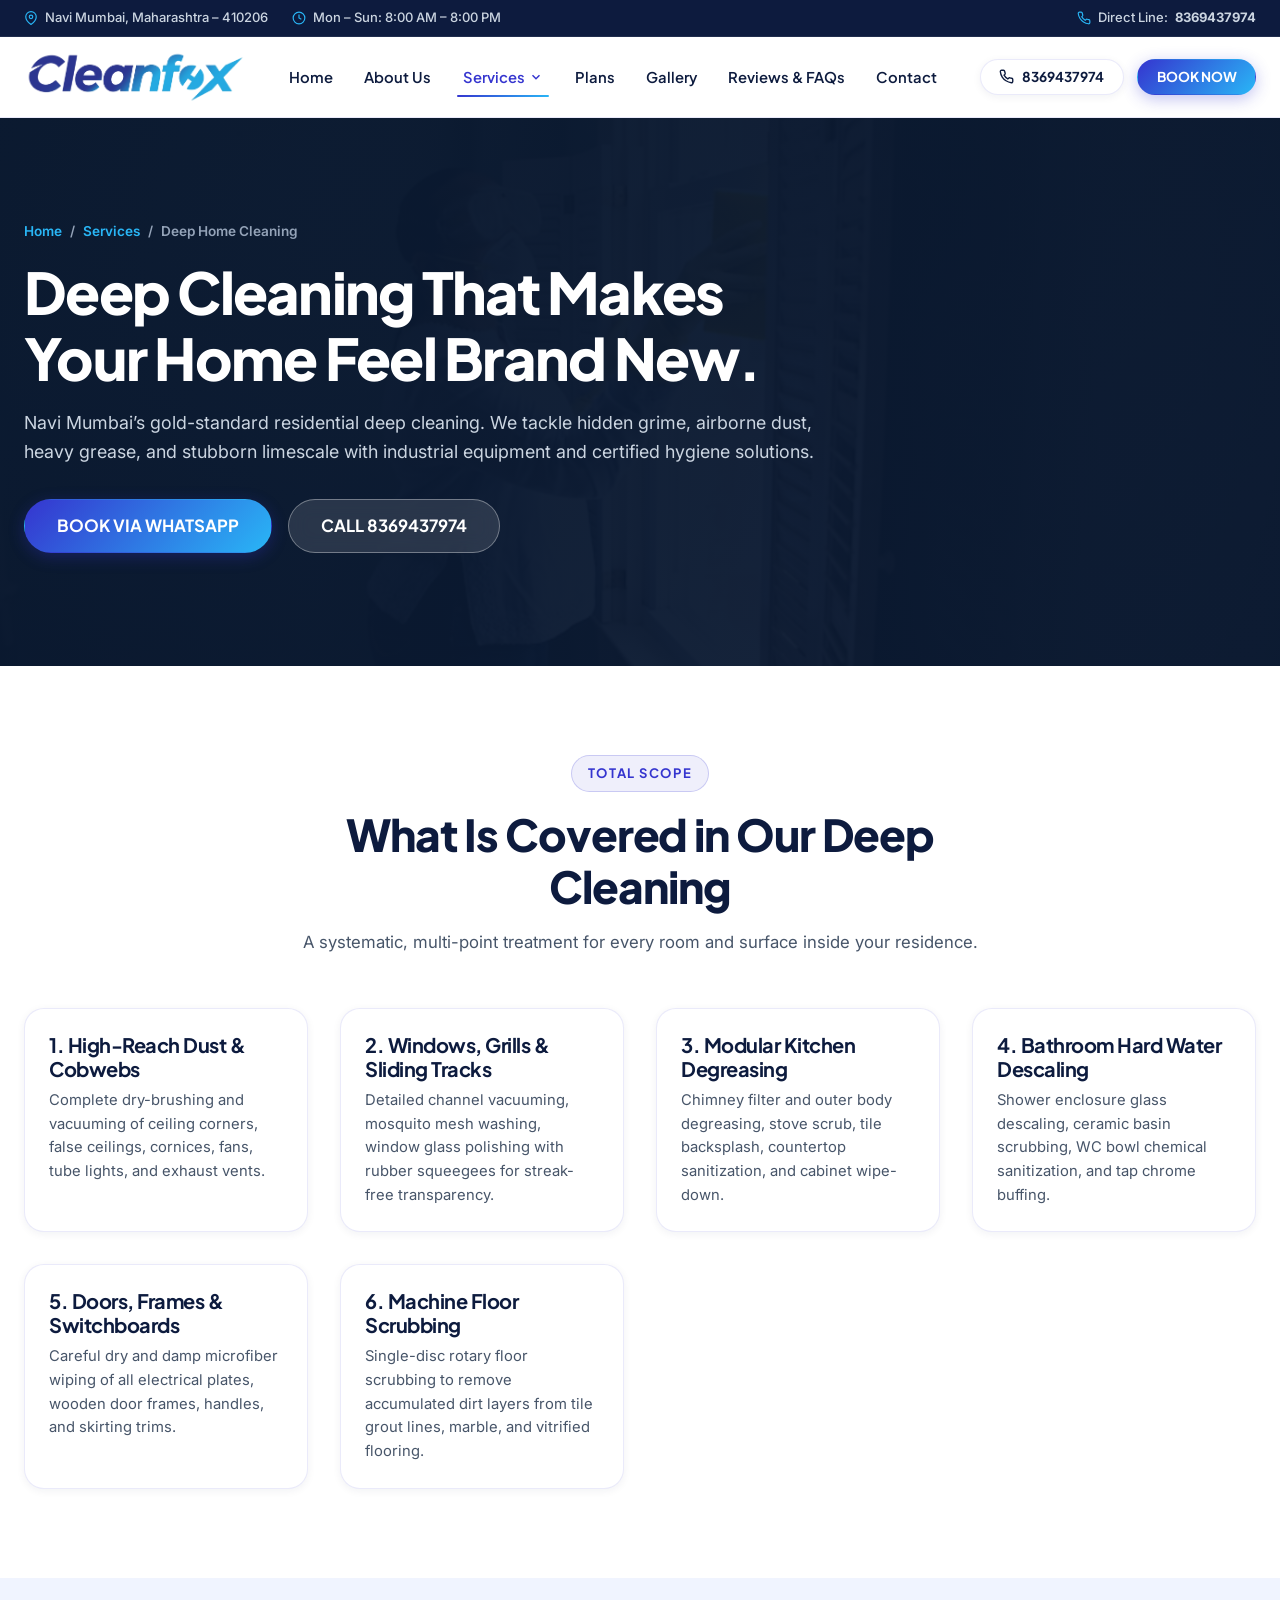
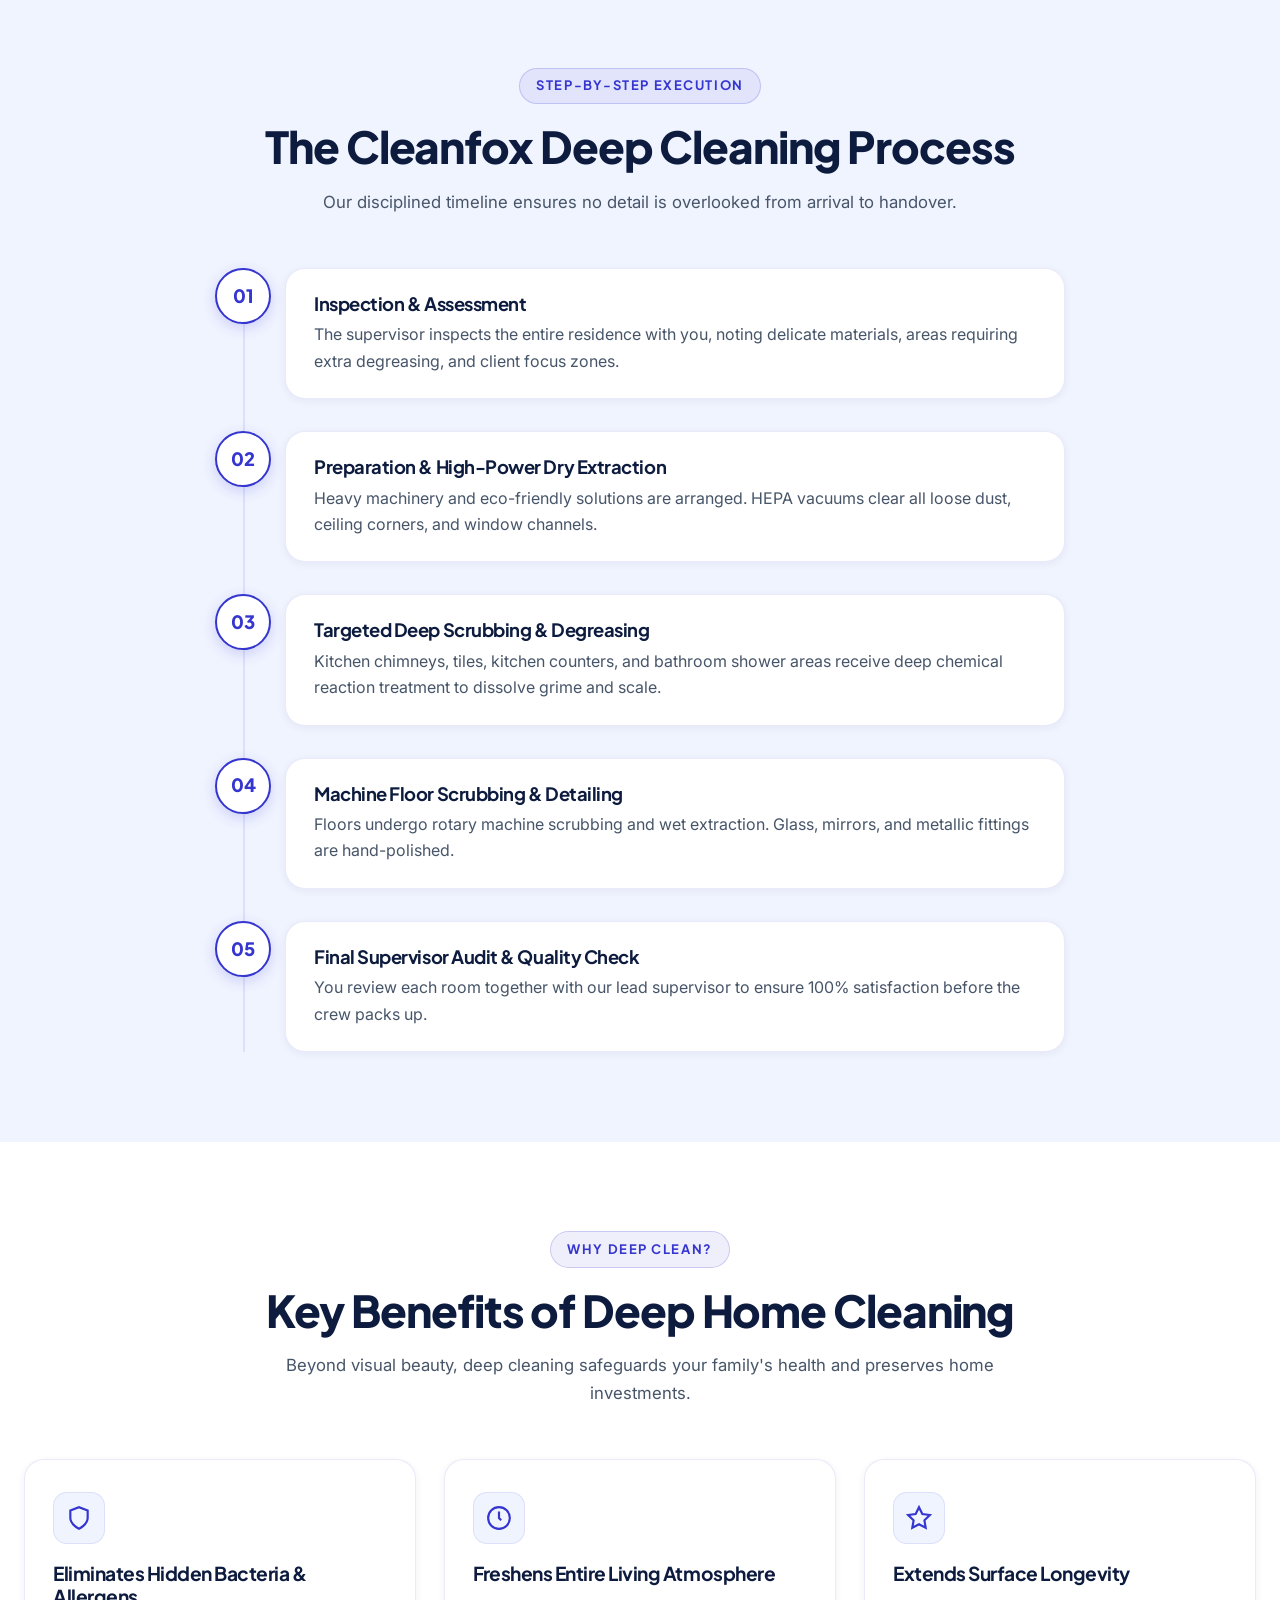
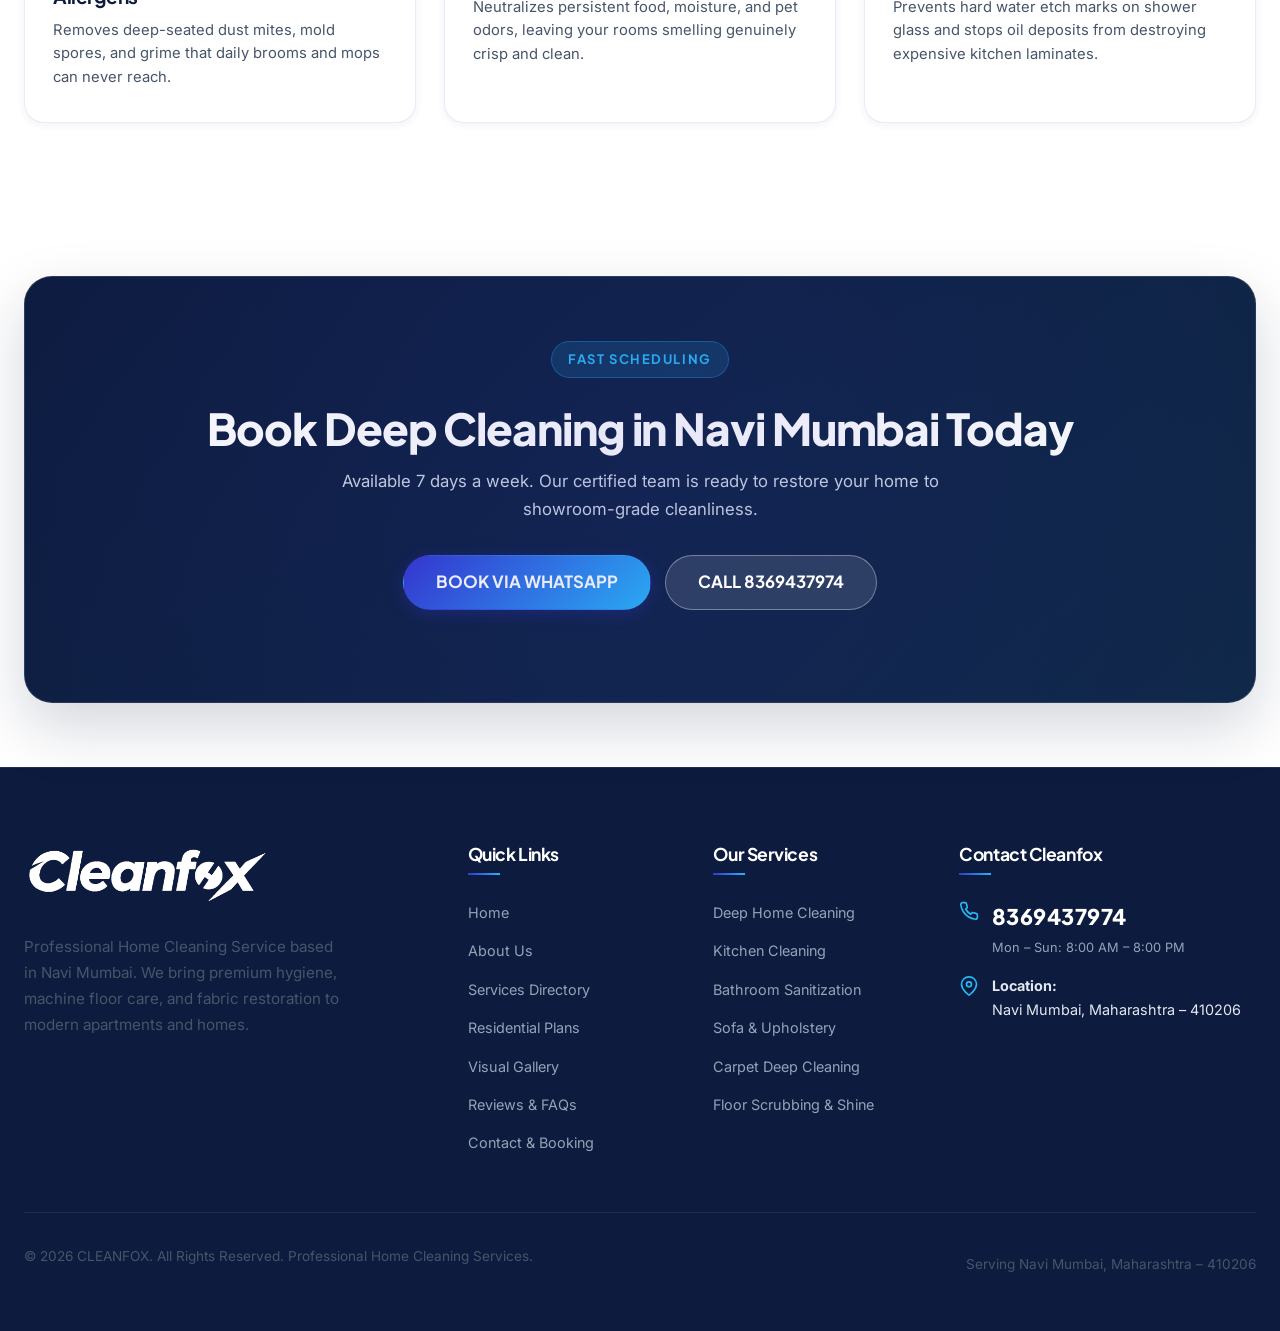
<file: deep-cleaning.html>
<!DOCTYPE html>
<html lang="en">
<head>
  <meta charset="UTF-8">
  <meta name="viewport" content="width=device-width, initial-scale=1.0">
  <title>Deep Home Cleaning Services Navi Mumbai | CLEANFOX | 8369437974</title>
  <meta name="description" content="Premium Deep Home Cleaning in Navi Mumbai. Complete 360-degree sanitization covering ceiling fans, switches, window tracks, kitchen degreasing, bathroom descaling, and machine floor scrubbing.">
  <meta name="keywords" content="Deep home cleaning Navi Mumbai, full house deep cleaning 410206, deep cleaning service Kharghar, Vashi deep clean">

  <!-- OpenGraph -->
  <meta property="og:title" content="Deep Home Cleaning | CLEANFOX Navi Mumbai">
  <meta property="og:description" content="Deep Cleaning That Makes Your Home Feel Brand New.">
  <meta property="og:type" content="website">

  <!-- Stylesheets -->
  <link rel="stylesheet" href="css/main.css">
  <link rel="stylesheet" href="css/components.css">
  <link rel="stylesheet" href="css/pages.css">

  <script type="application/ld+json">
  {
    "@context": "https://schema.org",
    "@type": "Service",
    "name": "Deep Home Cleaning",
    "serviceType": "Deep Cleaning",
    "provider": {
      "@type": "HomeAndConstructionBusiness",
      "name": "CLEANFOX",
      "telephone": "8369437974",
      "address": {
        "@type": "PostalAddress",
        "addressLocality": "Navi Mumbai",
        "addressRegion": "Maharashtra",
        "postalCode": "410206"
      }
    }
  }
  </script>
</head>
<body>

  <!-- Top Announcement Bar -->
  <div class="header-top-bar">
    <div class="container top-bar-inner">
      <div class="top-bar-left">
        <span class="top-bar-item">
          <svg viewBox="0 0 24 24" fill="none" stroke="currentColor" stroke-width="2"><path d="M21 10c0 7-9 13-9 13s-9-6-9-13a9 9 0 0 1 18 0z"></path><circle cx="12" cy="10" r="3"></circle></svg>
          Navi Mumbai, Maharashtra – 410206
        </span>
        <span class="top-bar-item">
          <svg viewBox="0 0 24 24" fill="none" stroke="currentColor" stroke-width="2"><circle cx="12" cy="12" r="10"></circle><polyline points="12 6 12 12 16 14"></polyline></svg>
          Mon – Sun: 8:00 AM – 8:00 PM
        </span>
      </div>
      <div class="top-bar-right">
        <a href="tel:8369437974" class="top-bar-item">
          <svg viewBox="0 0 24 24" fill="none" stroke="currentColor" stroke-width="2"><path d="M22 16.92v3a2 2 0 0 1-2.18 2 19.79 19.79 0 0 1-8.63-3.07 19.5 19.5 0 0 1-6-6 19.79 19.79 0 0 1-3.07-8.67A2 2 0 0 1 4.11 2h3a2 2 0 0 1 2 1.72 12.84 12.84 0 0 0 .7 2.81 2 2 0 0 1-.45 2.11L8.09 9.91a16 16 0 0 0 6 6l1.27-1.27a2 2 0 0 1 2.11-.45 12.84 12.84 0 0 0 2.81.7A2 2 0 0 1 22 16.92z"></path></svg>
          Direct Line: <strong>8369437974</strong>
        </a>
      </div>
    </div>
  </div>

    <!-- Sticky Main Navigation -->
  <header class="site-header" id="siteHeader">
    <div class="container header-container">
      <a href="index.html" class="brand-logo" aria-label="CLEANFOX Home">
          <img src="images/cleanfox-logo.png" alt="Cleanfox - Premium Home Cleaning Navi Mumbai" class="brand-logo-img">
        </a>

      <!-- Desktop Nav -->
      <nav aria-label="Primary Navigation">
        <ul class="nav-menu">
          <li class="nav-item"><a href="index.html" class="nav-link">Home</a></li>
          <li class="nav-item"><a href="about.html" class="nav-link">About Us</a></li>
          <li class="nav-item">
            <a href="services.html" class="nav-link">
              Services
              <svg class="dropdown-chevron" viewBox="0 0 24 24" fill="none" stroke="currentColor" stroke-width="2.5"><polyline points="6 9 12 15 18 9"></polyline></svg>
            </a>
            <div class="nav-dropdown-menu">
              <a href="services.html" class="dropdown-link">
                <svg viewBox="0 0 24 24" fill="none" stroke="currentColor" stroke-width="2"><rect x="3" y="3" width="7" height="7"></rect><rect x="14" y="3" width="7" height="7"></rect><rect x="14" y="14" width="7" height="7"></rect><rect x="3" y="14" width="7" height="7"></rect></svg>
                All 10 Services Directory
              </a>
              <div class="dropdown-divider"></div>
              <a href="deep-cleaning.html" class="dropdown-link">
                <svg viewBox="0 0 24 24" fill="none" stroke="currentColor" stroke-width="2"><polygon points="12 2 15.09 8.26 22 9.27 17 14.14 18.18 21.02 12 17.77 5.82 21.02 7 14.14 2 9.27 8.91 8.26 12 2"></polygon></svg>
                Deep Home Cleaning
              </a>
              <a href="kitchen-bathroom.html" class="dropdown-link">
                <svg viewBox="0 0 24 24" fill="none" stroke="currentColor" stroke-width="2"><path d="M12 22s8-4 8-10V5l-8-3-8 3v7c0 6 8 10 8 10z"></path></svg>
                Kitchen & Bathroom
              </a>
              <a href="sofa-carpet.html" class="dropdown-link">
                <svg viewBox="0 0 24 24" fill="none" stroke="currentColor" stroke-width="2"><path d="M4 18v3M20 18v3M4 11h16M2 14h20M6 11V7a2 2 0 0 1 2-2h8a2 2 0 0 1 2 2v4"></path></svg>
                Sofa & Carpet Care
              </a>
            </div>
          </li>
          <li class="nav-item"><a href="plans.html" class="nav-link">Plans</a></li>
          <li class="nav-item"><a href="gallery.html" class="nav-link">Gallery</a></li>
          <li class="nav-item"><a href="reviews-faqs.html" class="nav-link">Reviews & FAQs</a></li>
          <li class="nav-item"><a href="contact.html" class="nav-link">Contact</a></li>
        </ul>
      </nav>

      <div class="nav-actions">
        <a href="tel:8369437974" class="btn btn-secondary btn-sm" aria-label="Call Cleanfox">
          <svg width="15" height="15" viewBox="0 0 24 24" fill="none" stroke="currentColor" stroke-width="2.2"><path d="M22 16.92v3a2 2 0 0 1-2.18 2 19.79 19.79 0 0 1-8.63-3.07 19.5 19.5 0 0 1-6-6 19.79 19.79 0 0 1-3.07-8.67A2 2 0 0 1 4.11 2h3a2 2 0 0 1 2 1.72 12.84 12.84 0 0 0 .7 2.81 2 2 0 0 1-.45 2.11L8.09 9.91a16 16 0 0 0 6 6l1.27-1.27a2 2 0 0 1 2.11-.45 12.84 12.84 0 0 0 2.81.7A2 2 0 0 1 22 16.92z"></path></svg>
          8369437974
        </a>
        <a href="https://wa.me/918369437974?text=Hi%20Cleanfox%2C%20I%20would%20like%20to%20enquire%20about%20booking%20a%20home%20cleaning%20service%20in%20Navi%20Mumbai." class="btn btn-primary btn-sm" target="_blank" rel="noopener">BOOK NOW</a>
        <button class="mobile-toggle" aria-label="Toggle navigation menu">
          <svg viewBox="0 0 24 24" fill="none" stroke="currentColor" stroke-width="2.5"><line x1="3" y1="12" x2="21" y2="12"></line><line x1="3" y1="6" x2="21" y2="6"></line><line x1="3" y1="18" x2="21" y2="18"></line></svg>
        </button>
      </div>
    </div>
  </header>

  <!-- Mobile Drawer -->
  <div class="mobile-drawer">
    <div class="drawer-content">
      <div class="drawer-header">
        <a href="index.html" class="brand-logo">
          <img src="images/cleanfox-logo.png" alt="Cleanfox - Premium Home Cleaning Navi Mumbai" class="brand-logo-img">
        </a>
        <button class="drawer-close" aria-label="Close menu">
          <svg width="22" height="22" viewBox="0 0 24 24" fill="none" stroke="currentColor" stroke-width="2"><line x1="18" y1="6" x2="6" y2="18"></line><line x1="6" y1="6" x2="18" y2="18"></line></svg>
        </button>
      </div>

      <div class="drawer-section-title">Navigation</div>
      <ul class="drawer-nav">
        <li><a href="index.html">Home</a></li>
        <li><a href="about.html">About Us</a></li>
        <li><a href="plans.html">Residential Plans</a></li>
        <li><a href="gallery.html">Visual Gallery</a></li>
        <li><a href="reviews-faqs.html">Reviews & FAQs</a></li>
        <li><a href="contact.html">Contact / Book Now</a></li>
      </ul>

      <div class="drawer-section-title">Specialized Services</div>
      <ul class="drawer-nav">
        <li><a href="services.html">All 10 Services Directory</a></li>
        <li><a href="deep-cleaning.html">Deep Home Cleaning</a></li>
        <li><a href="kitchen-bathroom.html">Kitchen & Bathroom</a></li>
        <li><a href="sofa-carpet.html">Sofa & Carpet</a></li>
      </ul>

      <div class="drawer-footer">
        <a href="tel:8369437974" class="btn btn-primary btn-lg" style="width: 100%;">
          <svg width="18" height="18" viewBox="0 0 24 24" fill="none" stroke="currentColor" stroke-width="2.2"><path d="M22 16.92v3a2 2 0 0 1-2.18 2 19.79 19.79 0 0 1-8.63-3.07 19.5 19.5 0 0 1-6-6 19.79 19.79 0 0 1-3.07-8.67A2 2 0 0 1 4.11 2h3a2 2 0 0 1 2 1.72 12.84 12.84 0 0 0 .7 2.81 2 2 0 0 1-.45 2.11L8.09 9.91a16 16 0 0 0 6 6l1.27-1.27a2 2 0 0 1 2.11-.45 12.84 12.84 0 0 0 2.81.7A2 2 0 0 1 22 16.92z"></path></svg>
          Call 8369437974
        </a>
      </div>
    </div>
  </div>
  </div>

  <main>
    <!-- PAGE HERO BANNER -->
    <section class="page-hero">
      <img src="images/services/deep-cleaning.jpg" alt="Deep Cleaning that makes your home feel brand new" class="page-hero-bg">
      <div class="page-hero-overlay"></div>
      <div class="container">
        <div class="page-hero-content">
          <div class="breadcrumb-nav">
            <a href="index.html">Home</a>
            <span>/</span>
            <a href="services.html">Services</a>
            <span>/</span>
            <span>Deep Home Cleaning</span>
          </div>
          <h1 class="page-hero-title">Deep Cleaning That Makes<br>Your Home Feel Brand New.</h1>
          <p class="page-hero-desc">
            Navi Mumbai’s gold-standard residential deep cleaning. We tackle hidden grime, airborne dust, heavy grease, and stubborn limescale with industrial equipment and certified hygiene solutions.
          </p>
          <div class="hero-cta-group">
            <a href="https://wa.me/918369437974?text=Hi%20Cleanfox%2C%20I%20would%20like%20to%20book%20Deep%20Home%20Cleaning%20in%20Navi%20Mumbai." class="btn btn-primary btn-lg" target="_blank" rel="noopener">BOOK VIA WHATSAPP</a>
            <a href="tel:8369437974" class="btn btn-outline-light btn-lg">CALL 8369437974</a>
          </div>
        </div>
      </div>
    </section>

    <!-- SECTION 1: WHAT'S INCLUDED IN DEEP CLEANING -->
    <section class="section-spacing">
      <div class="container">
        <div class="section-header">
          <div class="section-tag">Total Scope</div>
          <h2 class="section-title">What Is Covered in Our Deep Cleaning</h2>
          <p class="section-desc">A systematic, multi-point treatment for every room and surface inside your residence.</p>
        </div>

        <div class="services-grid">
          <!-- 1 -->
          <div class="service-card">
            <div class="service-card-body">
              <h3 class="service-card-title">1. High-Reach Dust & Cobwebs</h3>
              <p class="service-card-desc">Complete dry-brushing and vacuuming of ceiling corners, false ceilings, cornices, fans, tube lights, and exhaust vents.</p>
            </div>
          </div>
          <!-- 2 -->
          <div class="service-card">
            <div class="service-card-body">
              <h3 class="service-card-title">2. Windows, Grills & Sliding Tracks</h3>
              <p class="service-card-desc">Detailed channel vacuuming, mosquito mesh washing, window glass polishing with rubber squeegees for streak-free transparency.</p>
            </div>
          </div>
          <!-- 3 -->
          <div class="service-card">
            <div class="service-card-body">
              <h3 class="service-card-title">3. Modular Kitchen Degreasing</h3>
              <p class="service-card-desc">Chimney filter and outer body degreasing, stove scrub, tile backsplash, countertop sanitization, and cabinet wipe-down.</p>
            </div>
          </div>
          <!-- 4 -->
          <div class="service-card">
            <div class="service-card-body">
              <h3 class="service-card-title">4. Bathroom Hard Water Descaling</h3>
              <p class="service-card-desc">Shower enclosure glass descaling, ceramic basin scrubbing, WC bowl chemical sanitization, and tap chrome buffing.</p>
            </div>
          </div>
          <!-- 5 -->
          <div class="service-card">
            <div class="service-card-body">
              <h3 class="service-card-title">5. Doors, Frames & Switchboards</h3>
              <p class="service-card-desc">Careful dry and damp microfiber wiping of all electrical plates, wooden door frames, handles, and skirting trims.</p>
            </div>
          </div>
          <!-- 6 -->
          <div class="service-card">
            <div class="service-card-body">
              <h3 class="service-card-title">6. Machine Floor Scrubbing</h3>
              <p class="service-card-desc">Single-disc rotary floor scrubbing to remove accumulated dirt layers from tile grout lines, marble, and vitrified flooring.</p>
            </div>
          </div>
        </div>
      </div>
    </section>

    <!-- SECTION 2: 5-STEP DEEP CLEANING PROCESS TIMELINE -->
    <section class="section-spacing bg-subtle">
      <div class="container">
        <div class="section-header">
          <div class="section-tag">Step-by-Step Execution</div>
          <h2 class="section-title">The Cleanfox Deep Cleaning Process</h2>
          <p class="section-desc">Our disciplined timeline ensures no detail is overlooked from arrival to handover.</p>
        </div>

        <div class="timeline-track">
          <!-- Step 1 -->
          <div class="timeline-item">
            <div class="timeline-num">01</div>
            <div class="timeline-body">
              <h4>Inspection & Assessment</h4>
              <p>The supervisor inspects the entire residence with you, noting delicate materials, areas requiring extra degreasing, and client focus zones.</p>
            </div>
          </div>
          <!-- Step 2 -->
          <div class="timeline-item">
            <div class="timeline-num">02</div>
            <div class="timeline-body">
              <h4>Preparation & High-Power Dry Extraction</h4>
              <p>Heavy machinery and eco-friendly solutions are arranged. HEPA vacuums clear all loose dust, ceiling corners, and window channels.</p>
            </div>
          </div>
          <!-- Step 3 -->
          <div class="timeline-item">
            <div class="timeline-num">03</div>
            <div class="timeline-body">
              <h4>Targeted Deep Scrubbing & Degreasing</h4>
              <p>Kitchen chimneys, tiles, kitchen counters, and bathroom shower areas receive deep chemical reaction treatment to dissolve grime and scale.</p>
            </div>
          </div>
          <!-- Step 4 -->
          <div class="timeline-item">
            <div class="timeline-num">04</div>
            <div class="timeline-body">
              <h4>Machine Floor Scrubbing & Detailing</h4>
              <p>Floors undergo rotary machine scrubbing and wet extraction. Glass, mirrors, and metallic fittings are hand-polished.</p>
            </div>
          </div>
          <!-- Step 5 -->
          <div class="timeline-item">
            <div class="timeline-num">05</div>
            <div class="timeline-body">
              <h4>Final Supervisor Audit & Quality Check</h4>
              <p>You review each room together with our lead supervisor to ensure 100% satisfaction before the crew packs up.</p>
            </div>
          </div>
        </div>
      </div>
    </section>

    <!-- SECTION 3: KEY BENEFITS -->
    <section class="section-spacing">
      <div class="container">
        <div class="section-header">
          <div class="section-tag">Why Deep Clean?</div>
          <h2 class="section-title">Key Benefits of Deep Home Cleaning</h2>
          <p class="section-desc">Beyond visual beauty, deep cleaning safeguards your family's health and preserves home investments.</p>
        </div>

        <div class="pillars-grid">
          <div class="pillar-card">
            <div class="pillar-icon">
              <svg viewBox="0 0 24 24" fill="none" stroke="currentColor" stroke-width="2"><path d="M12 22s8-4 8-10V5l-8-3-8 3v7c0 6 8 10 8 10z"></path></svg>
            </div>
            <h3 class="pillar-title">Eliminates Hidden Bacteria & Allergens</h3>
            <p class="pillar-text">Removes deep-seated dust mites, mold spores, and grime that daily brooms and mops can never reach.</p>
          </div>
          <div class="pillar-card">
            <div class="pillar-icon">
              <svg viewBox="0 0 24 24" fill="none" stroke="currentColor" stroke-width="2"><circle cx="12" cy="12" r="10"></circle><polyline points="12 6 12 12 14 14"></polyline></svg>
            </div>
            <h3 class="pillar-title">Freshens Entire Living Atmosphere</h3>
            <p class="pillar-text">Neutralizes persistent food, moisture, and pet odors, leaving your rooms smelling genuinely crisp and clean.</p>
          </div>
          <div class="pillar-card">
            <div class="pillar-icon">
              <svg viewBox="0 0 24 24" fill="none" stroke="currentColor" stroke-width="2"><polygon points="12 2 15.09 8.26 22 9.27 17 14.14 18.18 21.02 12 17.77 5.82 21.02 7 14.14 2 9.27 8.91 8.26 12 2"></polygon></svg>
            </div>
            <h3 class="pillar-title">Extends Surface Longevity</h3>
            <p class="pillar-text">Prevents hard water etch marks on shower glass and stops oil deposits from destroying expensive kitchen laminates.</p>
          </div>
        </div>
      </div>
    </section>

    <!-- SECTION 4: CTA -->
    <section class="section-spacing-sm">
      <div class="container">
        <div class="cta-banner-wrapper">
          <div class="section-tag light" style="margin-bottom: 1.5rem;">Fast Scheduling</div>
          <h2 class="cta-banner-title">Book Deep Cleaning in Navi Mumbai Today</h2>
          <p class="cta-banner-desc">
            Available 7 days a week. Our certified team is ready to restore your home to showroom-grade cleanliness.
          </p>
          <div class="cta-buttons-row">
            <a href="https://wa.me/918369437974?text=Hi%20Cleanfox%2C%20I%20would%20like%20to%20book%20Deep%20Home%20Cleaning%20in%20Navi%20Mumbai." class="btn btn-primary btn-lg" target="_blank" rel="noopener">BOOK VIA WHATSAPP</a>
            <a href="tel:8369437974" class="btn btn-outline-light btn-lg">CALL 8369437974</a>
          </div>
        </div>
      </div>
    </section>
  </main>

  <!-- Multi-Column Luxury Footer -->
  <footer class="site-footer">
    <div class="container">
      <div class="footer-grid">
        <div class="footer-brand">
          <a href="index.html" class="brand-logo" style="color: #FFFFFF;">
            <img src="images/cleanfox-logo-white.png" alt="Cleanfox" class="brand-logo-img">
          </a>
          <p class="footer-about">
            Professional Home Cleaning Service based in Navi Mumbai. We bring premium hygiene, machine floor care, and fabric restoration to modern apartments and homes.
          </p>
        </div>
        <div>
          <h4 class="footer-heading">Quick Links</h4>
          <ul class="footer-links">
            <li><a href="index.html">Home</a></li>
            <li><a href="about.html">About Us</a></li>
            <li><a href="services.html">Services Directory</a></li>
            <li><a href="plans.html">Residential Plans</a></li>
            <li><a href="gallery.html">Visual Gallery</a></li>
            <li><a href="reviews-faqs.html">Reviews & FAQs</a></li>
            <li><a href="contact.html">Contact & Booking</a></li>
          </ul>
        </div>
        <div>
          <h4 class="footer-heading">Our Services</h4>
          <ul class="footer-links">
            <li><a href="deep-cleaning.html">Deep Home Cleaning</a></li>
            <li><a href="kitchen-bathroom.html">Kitchen Cleaning</a></li>
            <li><a href="kitchen-bathroom.html">Bathroom Sanitization</a></li>
            <li><a href="sofa-carpet.html">Sofa & Upholstery</a></li>
            <li><a href="sofa-carpet.html">Carpet Deep Cleaning</a></li>
            <li><a href="services.html">Floor Scrubbing & Shine</a></li>
          </ul>
        </div>
        <div>
          <h4 class="footer-heading">Contact Cleanfox</h4>
          <ul class="footer-contact-list">
            <li class="footer-contact-item">
              <svg viewBox="0 0 24 24" fill="none" stroke="currentColor" stroke-width="2"><path d="M22 16.92v3a2 2 0 0 1-2.18 2 19.79 19.79 0 0 1-8.63-3.07 19.5 19.5 0 0 1-6-6 19.79 19.79 0 0 1-3.07-8.67A2 2 0 0 1 4.11 2h3a2 2 0 0 1 2 1.72 12.84 12.84 0 0 0 .7 2.81 2 2 0 0 1-.45 2.11L8.09 9.91a16 16 0 0 0 6 6l1.27-1.27a2 2 0 0 1 2.11-.45 12.84 12.84 0 0 0 2.81.7A2 2 0 0 1 22 16.92z"></path></svg>
              <div>
                <a href="tel:8369437974" class="footer-phone-big">8369437974</a>
                <span style="font-size: 0.8rem; color: #94A3B8;">Mon – Sun: 8:00 AM – 8:00 PM</span>
              </div>
            </li>
            <li class="footer-contact-item">
              <svg viewBox="0 0 24 24" fill="none" stroke="currentColor" stroke-width="2"><path d="M21 10c0 7-9 13-9 13s-9-6-9-13a9 9 0 0 1 18 0z"></path><circle cx="12" cy="10" r="3"></circle></svg>
              <div>
                <strong>Location:</strong><br>
                Navi Mumbai, Maharashtra – 410206
              </div>
            </li>
          </ul>
        </div>
      </div>
      <div class="footer-bottom">
        <p>© 2026 CLEANFOX. All Rights Reserved. Professional Home Cleaning Services.</p>
        <p>Serving Navi Mumbai, Maharashtra – 410206</p>
      </div>
    </div>
  </footer>

  <!-- Sticky Mobile Action Bar -->
  <div class="mobile-bottom-bar" aria-label="Mobile Quick Actions">
    <div class="bottom-bar-grid">
      <a href="tel:8369437974" class="bottom-bar-btn bottom-btn-call">
        <svg viewBox="0 0 24 24" fill="none" stroke="currentColor" stroke-width="2.2"><path d="M22 16.92v3a2 2 0 0 1-2.18 2 19.79 19.79 0 0 1-8.63-3.07 19.5 19.5 0 0 1-6-6 19.79 19.79 0 0 1-3.07-8.67A2 2 0 0 1 4.11 2h3a2 2 0 0 1 2 1.72 12.84 12.84 0 0 0 .7 2.81 2 2 0 0 1-.45 2.11L8.09 9.91a16 16 0 0 0 6 6l1.27-1.27a2 2 0 0 1 2.11-.45 12.84 12.84 0 0 0 2.81.7A2 2 0 0 1 22 16.92z"></path></svg>
        <span>CALL</span>
      </a>
      <a href="https://wa.me/918369437974?text=Hi%20Cleanfox%2C%20I%20would%20like%20to%20inquire%20about%20deep%20cleaning%20services%20in%20Navi%20Mumbai." class="bottom-bar-btn bottom-btn-whatsapp" target="_blank" rel="noopener">
        <svg viewBox="0 0 24 24" fill="none" stroke="currentColor" stroke-width="2.2"><path d="M21 11.5a8.38 8.38 0 0 1-.9 3.8 8.5 8.5 0 0 1-7.6 4.7 8.38 8.38 0 0 1-3.8-.9L3 21l1.9-5.7a8.38 8.38 0 0 1-.9-3.8 8.5 8.5 0 0 1 4.7-7.6 8.38 8.38 0 0 1 3.8-.9h.5a8.48 8.48 0 0 1 8 8v.5z"></path></svg>
        <span>WHATSAPP</span>
      </a>
      <a href="https://wa.me/918369437974?text=Hi%20Cleanfox%2C%20I%20would%20like%20to%20book%20a%20home%20cleaning%20service%20in%20Navi%20Mumbai." class="bottom-bar-btn bottom-btn-book" target="_blank" rel="noopener">
        <svg viewBox="0 0 24 24" fill="none" stroke="currentColor" stroke-width="2.2"><rect x="3" y="4" width="18" height="18" rx="2" ry="2"></rect><line x1="16" y1="2" x2="16" y2="6"></line><line x1="8" y1="2" x2="8" y2="6"></line><line x1="3" y1="10" x2="21" y2="10"></line></svg>
        <span>BOOK NOW</span>
      </a>
    </div>
  </div>

  <script src="js/main.js"></script>
</body>
</html>
</file>
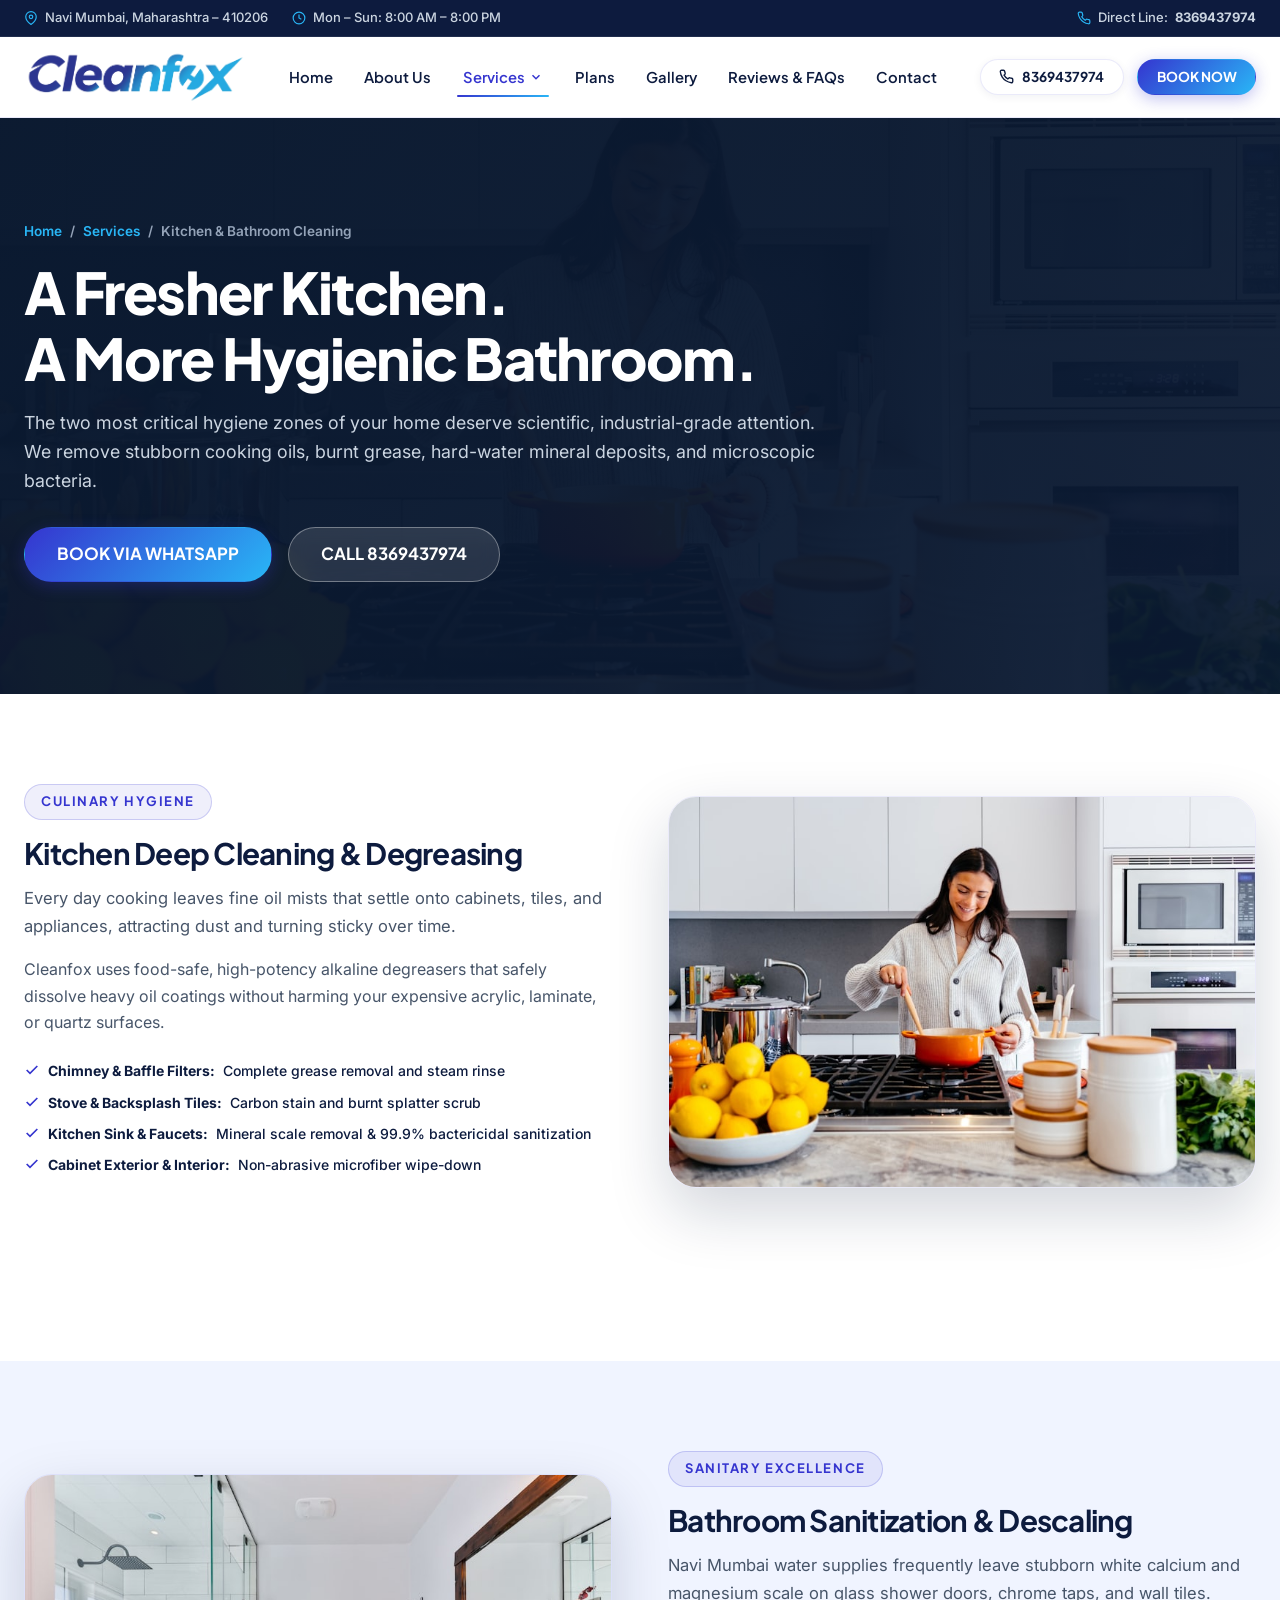
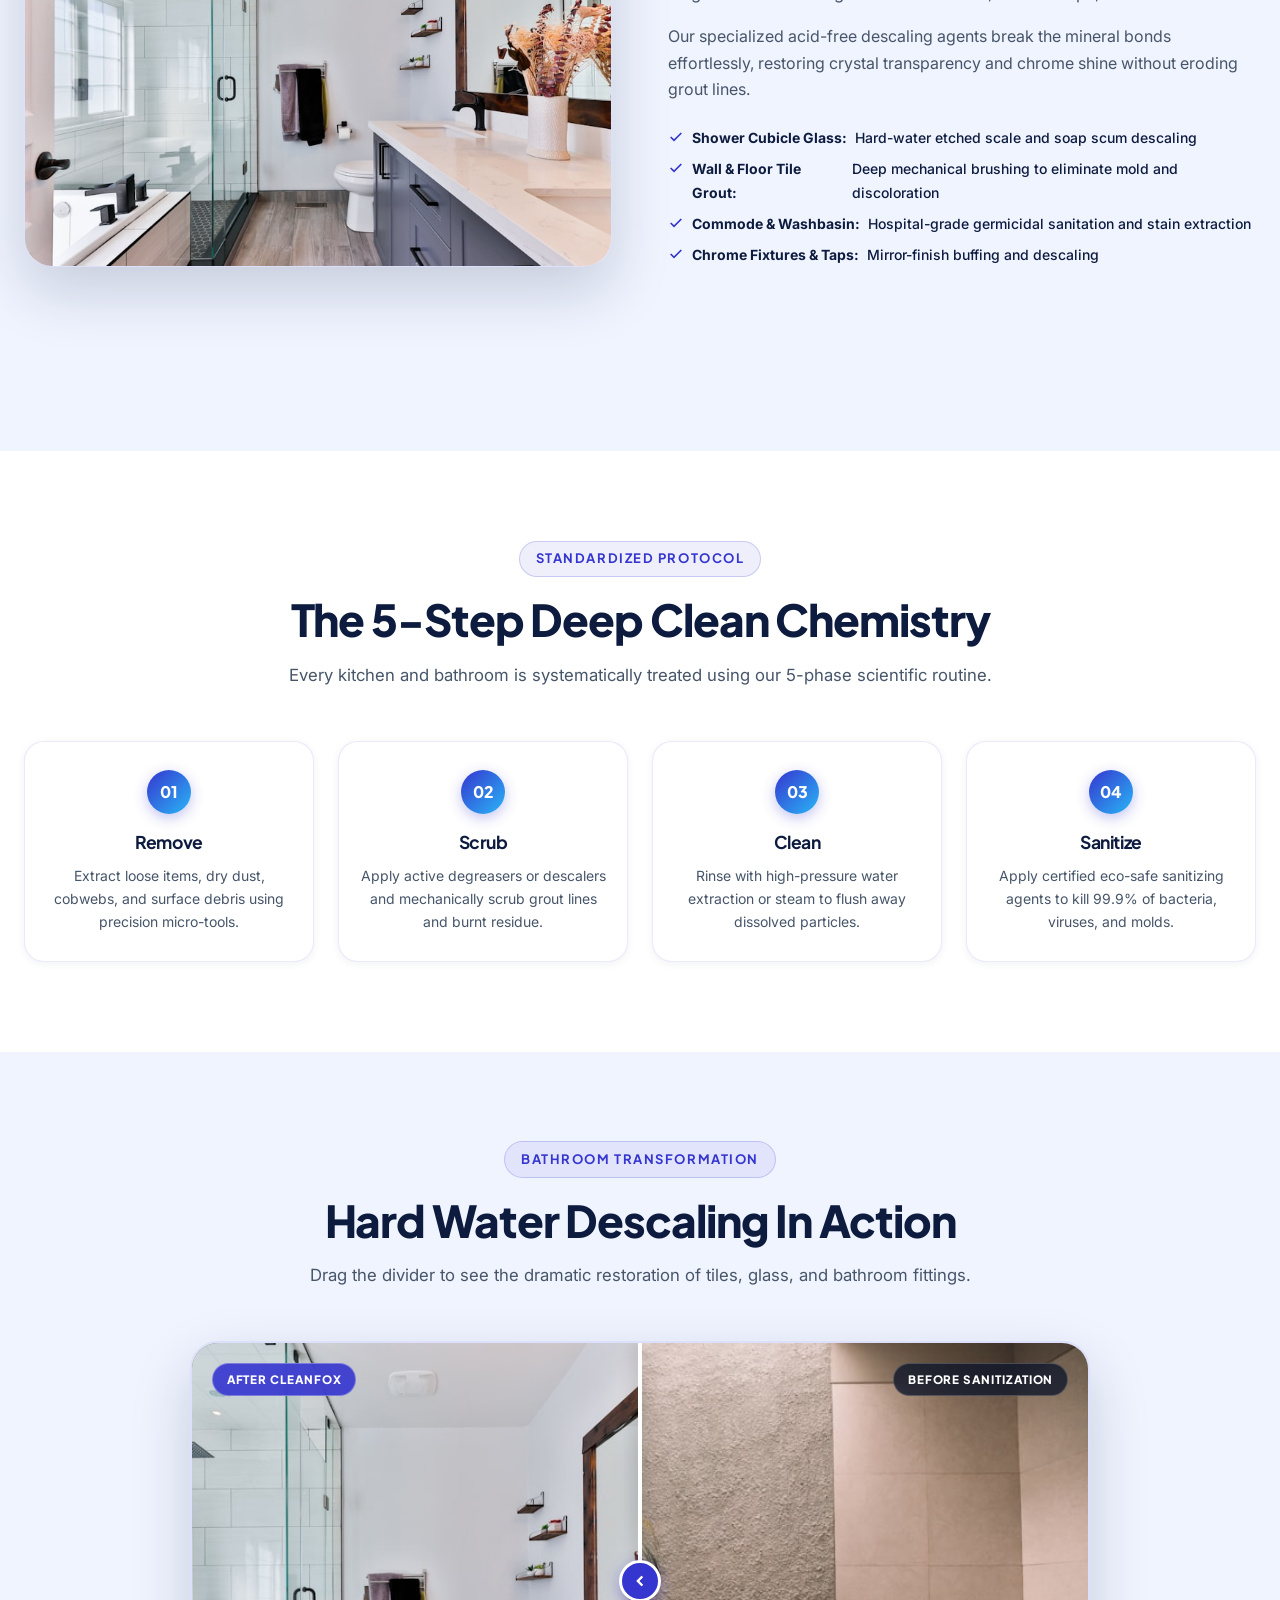
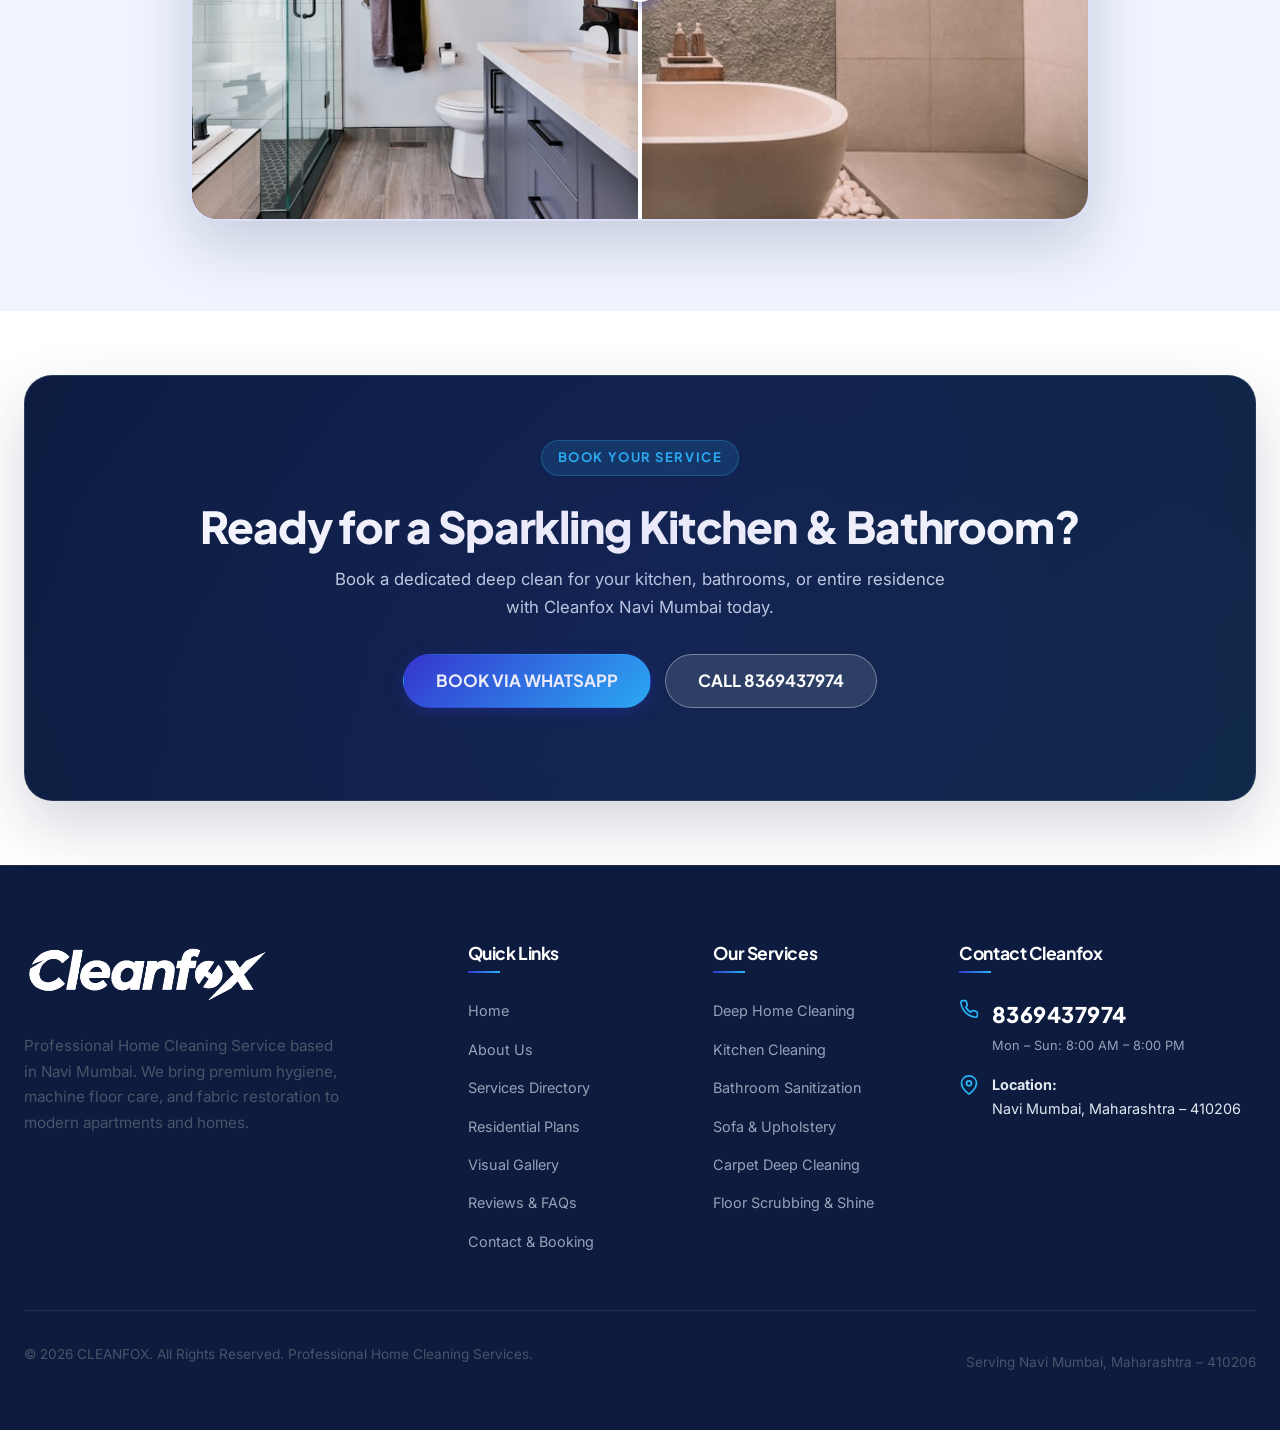
<file: kitchen-bathroom.html>
<!DOCTYPE html>
<html lang="en">
<head>
  <meta charset="UTF-8">
  <meta name="viewport" content="width=device-width, initial-scale=1.0">
  <title>Kitchen & Bathroom Deep Cleaning | CLEANFOX Navi Mumbai | 8369437974</title>
  <meta name="description" content="Specialized Kitchen Degreasing and Bathroom Sanitization in Navi Mumbai. Remove heavy cooking grease, burnt oil stains, hard water scale, and 99.9% germs.">
  <meta name="keywords" content="Kitchen cleaning Navi Mumbai, bathroom cleaning Navi Mumbai, chimney degreasing Kharghar, tile descaling Vashi">

  <!-- OpenGraph -->
  <meta property="og:title" content="Kitchen & Bathroom Cleaning | CLEANFOX Navi Mumbai">
  <meta property="og:description" content="A Fresher Kitchen. A More Hygienic Bathroom.">
  <meta property="og:type" content="website">

  <!-- Stylesheets -->
  <link rel="stylesheet" href="css/main.css">
  <link rel="stylesheet" href="css/components.css">
  <link rel="stylesheet" href="css/pages.css">

  <script type="application/ld+json">
  {
    "@context": "https://schema.org",
    "@type": "Service",
    "name": "Kitchen and Bathroom Cleaning",
    "serviceType": "Sanitization & Degreasing",
    "provider": {
      "@type": "HomeAndConstructionBusiness",
      "name": "CLEANFOX",
      "telephone": "8369437974",
      "address": {
        "@type": "PostalAddress",
        "addressLocality": "Navi Mumbai",
        "addressRegion": "Maharashtra",
        "postalCode": "410206"
      }
    }
  }
  </script>
</head>
<body>

  <!-- Top Announcement Bar -->
  <div class="header-top-bar">
    <div class="container top-bar-inner">
      <div class="top-bar-left">
        <span class="top-bar-item">
          <svg viewBox="0 0 24 24" fill="none" stroke="currentColor" stroke-width="2"><path d="M21 10c0 7-9 13-9 13s-9-6-9-13a9 9 0 0 1 18 0z"></path><circle cx="12" cy="10" r="3"></circle></svg>
          Navi Mumbai, Maharashtra – 410206
        </span>
        <span class="top-bar-item">
          <svg viewBox="0 0 24 24" fill="none" stroke="currentColor" stroke-width="2"><circle cx="12" cy="12" r="10"></circle><polyline points="12 6 12 12 16 14"></polyline></svg>
          Mon – Sun: 8:00 AM – 8:00 PM
        </span>
      </div>
      <div class="top-bar-right">
        <a href="tel:8369437974" class="top-bar-item">
          <svg viewBox="0 0 24 24" fill="none" stroke="currentColor" stroke-width="2"><path d="M22 16.92v3a2 2 0 0 1-2.18 2 19.79 19.79 0 0 1-8.63-3.07 19.5 19.5 0 0 1-6-6 19.79 19.79 0 0 1-3.07-8.67A2 2 0 0 1 4.11 2h3a2 2 0 0 1 2 1.72 12.84 12.84 0 0 0 .7 2.81 2 2 0 0 1-.45 2.11L8.09 9.91a16 16 0 0 0 6 6l1.27-1.27a2 2 0 0 1 2.11-.45 12.84 12.84 0 0 0 2.81.7A2 2 0 0 1 22 16.92z"></path></svg>
          Direct Line: <strong>8369437974</strong>
        </a>
      </div>
    </div>
  </div>

    <!-- Sticky Main Navigation -->
  <header class="site-header" id="siteHeader">
    <div class="container header-container">
      <a href="index.html" class="brand-logo" aria-label="CLEANFOX Home">
          <img src="images/cleanfox-logo.png" alt="Cleanfox - Premium Home Cleaning Navi Mumbai" class="brand-logo-img">
        </a>

      <!-- Desktop Nav -->
      <nav aria-label="Primary Navigation">
        <ul class="nav-menu">
          <li class="nav-item"><a href="index.html" class="nav-link">Home</a></li>
          <li class="nav-item"><a href="about.html" class="nav-link">About Us</a></li>
          <li class="nav-item">
            <a href="services.html" class="nav-link">
              Services
              <svg class="dropdown-chevron" viewBox="0 0 24 24" fill="none" stroke="currentColor" stroke-width="2.5"><polyline points="6 9 12 15 18 9"></polyline></svg>
            </a>
            <div class="nav-dropdown-menu">
              <a href="services.html" class="dropdown-link">
                <svg viewBox="0 0 24 24" fill="none" stroke="currentColor" stroke-width="2"><rect x="3" y="3" width="7" height="7"></rect><rect x="14" y="3" width="7" height="7"></rect><rect x="14" y="14" width="7" height="7"></rect><rect x="3" y="14" width="7" height="7"></rect></svg>
                All 10 Services Directory
              </a>
              <div class="dropdown-divider"></div>
              <a href="deep-cleaning.html" class="dropdown-link">
                <svg viewBox="0 0 24 24" fill="none" stroke="currentColor" stroke-width="2"><polygon points="12 2 15.09 8.26 22 9.27 17 14.14 18.18 21.02 12 17.77 5.82 21.02 7 14.14 2 9.27 8.91 8.26 12 2"></polygon></svg>
                Deep Home Cleaning
              </a>
              <a href="kitchen-bathroom.html" class="dropdown-link">
                <svg viewBox="0 0 24 24" fill="none" stroke="currentColor" stroke-width="2"><path d="M12 22s8-4 8-10V5l-8-3-8 3v7c0 6 8 10 8 10z"></path></svg>
                Kitchen & Bathroom
              </a>
              <a href="sofa-carpet.html" class="dropdown-link">
                <svg viewBox="0 0 24 24" fill="none" stroke="currentColor" stroke-width="2"><path d="M4 18v3M20 18v3M4 11h16M2 14h20M6 11V7a2 2 0 0 1 2-2h8a2 2 0 0 1 2 2v4"></path></svg>
                Sofa & Carpet Care
              </a>
            </div>
          </li>
          <li class="nav-item"><a href="plans.html" class="nav-link">Plans</a></li>
          <li class="nav-item"><a href="gallery.html" class="nav-link">Gallery</a></li>
          <li class="nav-item"><a href="reviews-faqs.html" class="nav-link">Reviews & FAQs</a></li>
          <li class="nav-item"><a href="contact.html" class="nav-link">Contact</a></li>
        </ul>
      </nav>

      <div class="nav-actions">
        <a href="tel:8369437974" class="btn btn-secondary btn-sm" aria-label="Call Cleanfox">
          <svg width="15" height="15" viewBox="0 0 24 24" fill="none" stroke="currentColor" stroke-width="2.2"><path d="M22 16.92v3a2 2 0 0 1-2.18 2 19.79 19.79 0 0 1-8.63-3.07 19.5 19.5 0 0 1-6-6 19.79 19.79 0 0 1-3.07-8.67A2 2 0 0 1 4.11 2h3a2 2 0 0 1 2 1.72 12.84 12.84 0 0 0 .7 2.81 2 2 0 0 1-.45 2.11L8.09 9.91a16 16 0 0 0 6 6l1.27-1.27a2 2 0 0 1 2.11-.45 12.84 12.84 0 0 0 2.81.7A2 2 0 0 1 22 16.92z"></path></svg>
          8369437974
        </a>
        <a href="https://wa.me/918369437974?text=Hi%20Cleanfox%2C%20I%20would%20like%20to%20enquire%20about%20booking%20a%20home%20cleaning%20service%20in%20Navi%20Mumbai." class="btn btn-primary btn-sm" target="_blank" rel="noopener">BOOK NOW</a>
        <button class="mobile-toggle" aria-label="Toggle navigation menu">
          <svg viewBox="0 0 24 24" fill="none" stroke="currentColor" stroke-width="2.5"><line x1="3" y1="12" x2="21" y2="12"></line><line x1="3" y1="6" x2="21" y2="6"></line><line x1="3" y1="18" x2="21" y2="18"></line></svg>
        </button>
      </div>
    </div>
  </header>

  <!-- Mobile Drawer -->
  <div class="mobile-drawer">
    <div class="drawer-content">
      <div class="drawer-header">
        <a href="index.html" class="brand-logo">
          <img src="images/cleanfox-logo.png" alt="Cleanfox - Premium Home Cleaning Navi Mumbai" class="brand-logo-img">
        </a>
        <button class="drawer-close" aria-label="Close menu">
          <svg width="22" height="22" viewBox="0 0 24 24" fill="none" stroke="currentColor" stroke-width="2"><line x1="18" y1="6" x2="6" y2="18"></line><line x1="6" y1="6" x2="18" y2="18"></line></svg>
        </button>
      </div>

      <div class="drawer-section-title">Navigation</div>
      <ul class="drawer-nav">
        <li><a href="index.html">Home</a></li>
        <li><a href="about.html">About Us</a></li>
        <li><a href="plans.html">Residential Plans</a></li>
        <li><a href="gallery.html">Visual Gallery</a></li>
        <li><a href="reviews-faqs.html">Reviews & FAQs</a></li>
        <li><a href="contact.html">Contact / Book Now</a></li>
      </ul>

      <div class="drawer-section-title">Specialized Services</div>
      <ul class="drawer-nav">
        <li><a href="services.html">All 10 Services Directory</a></li>
        <li><a href="deep-cleaning.html">Deep Home Cleaning</a></li>
        <li><a href="kitchen-bathroom.html">Kitchen & Bathroom</a></li>
        <li><a href="sofa-carpet.html">Sofa & Carpet</a></li>
      </ul>

      <div class="drawer-footer">
        <a href="tel:8369437974" class="btn btn-primary btn-lg" style="width: 100%;">
          <svg width="18" height="18" viewBox="0 0 24 24" fill="none" stroke="currentColor" stroke-width="2.2"><path d="M22 16.92v3a2 2 0 0 1-2.18 2 19.79 19.79 0 0 1-8.63-3.07 19.5 19.5 0 0 1-6-6 19.79 19.79 0 0 1-3.07-8.67A2 2 0 0 1 4.11 2h3a2 2 0 0 1 2 1.72 12.84 12.84 0 0 0 .7 2.81 2 2 0 0 1-.45 2.11L8.09 9.91a16 16 0 0 0 6 6l1.27-1.27a2 2 0 0 1 2.11-.45 12.84 12.84 0 0 0 2.81.7A2 2 0 0 1 22 16.92z"></path></svg>
          Call 8369437974
        </a>
      </div>
    </div>
  </div>
  </div>

  <main>
    <!-- PAGE HERO BANNER -->
    <section class="page-hero">
      <img src="images/hero/hero-2.jpg" alt="Modern kitchen and bathroom sanitization" class="page-hero-bg">
      <div class="page-hero-overlay"></div>
      <div class="container">
        <div class="page-hero-content">
          <div class="breadcrumb-nav">
            <a href="index.html">Home</a>
            <span>/</span>
            <a href="services.html">Services</a>
            <span>/</span>
            <span>Kitchen & Bathroom Cleaning</span>
          </div>
          <h1 class="page-hero-title">A Fresher Kitchen.<br>A More Hygienic Bathroom.</h1>
          <p class="page-hero-desc">
            The two most critical hygiene zones of your home deserve scientific, industrial-grade attention. We remove stubborn cooking oils, burnt grease, hard-water mineral deposits, and microscopic bacteria.
          </p>
          <div class="hero-cta-group">
            <a href="https://wa.me/918369437974?text=Hi%20Cleanfox%2C%20I%20would%20like%20to%20book%20Kitchen%20%26%20Bathroom%20Cleaning%20in%20Navi%20Mumbai." class="btn btn-primary btn-lg" target="_blank" rel="noopener">BOOK VIA WHATSAPP</a>
            <a href="tel:8369437974" class="btn btn-outline-light btn-lg">CALL 8369437974</a>
          </div>
        </div>
      </div>
    </section>

    <!-- SECTION 1: KITCHEN DEEP CLEANING SHOWCASE -->
    <section class="section-spacing">
      <div class="container">
        <div class="split-showcase-row">
          <div class="split-content">
            <div class="section-tag">Culinary Hygiene</div>
            <h3>Kitchen Deep Cleaning & Degreasing</h3>
            <p class="lead-text">
              Every day cooking leaves fine oil mists that settle onto cabinets, tiles, and appliances, attracting dust and turning sticky over time.
            </p>
            <p>
              Cleanfox uses food-safe, high-potency alkaline degreasers that safely dissolve heavy oil coatings without harming your expensive acrylic, laminate, or quartz surfaces.
            </p>
            <ul class="service-card-features" style="margin: 1.5rem 0;">
              <li><svg viewBox="0 0 24 24" fill="none" stroke="currentColor" stroke-width="2.5"><polyline points="20 6 9 17 4 12"></polyline></svg> <strong>Chimney & Baffle Filters:</strong> Complete grease removal and steam rinse</li>
              <li><svg viewBox="0 0 24 24" fill="none" stroke="currentColor" stroke-width="2.5"><polyline points="20 6 9 17 4 12"></polyline></svg> <strong>Stove & Backsplash Tiles:</strong> Carbon stain and burnt splatter scrub</li>
              <li><svg viewBox="0 0 24 24" fill="none" stroke="currentColor" stroke-width="2.5"><polyline points="20 6 9 17 4 12"></polyline></svg> <strong>Kitchen Sink & Faucets:</strong> Mineral scale removal & 99.9% bactericidal sanitization</li>
              <li><svg viewBox="0 0 24 24" fill="none" stroke="currentColor" stroke-width="2.5"><polyline points="20 6 9 17 4 12"></polyline></svg> <strong>Cabinet Exterior & Interior:</strong> Non-abrasive microfiber wipe-down</li>
            </ul>
          </div>
          <div class="split-media">
            <img src="images/services/kitchen-cleaning.jpg" alt="Pristine kitchen countertop and chimney cleaning" style="border-radius: var(--radius-xl); box-shadow: var(--shadow-xl); border: 1px solid var(--border-subtle);">
          </div>
        </div>
      </div>
    </section>

    <!-- SECTION 2: BATHROOM SANITIZATION SHOWCASE -->
    <section class="section-spacing bg-subtle">
      <div class="container">
        <div class="split-showcase-row reverse">
          <div class="split-content">
            <div class="section-tag">Sanitary Excellence</div>
            <h3>Bathroom Sanitization & Descaling</h3>
            <p class="lead-text">
              Navi Mumbai water supplies frequently leave stubborn white calcium and magnesium scale on glass shower doors, chrome taps, and wall tiles.
            </p>
            <p>
              Our specialized acid-free descaling agents break the mineral bonds effortlessly, restoring crystal transparency and chrome shine without eroding grout lines.
            </p>
            <ul class="service-card-features" style="margin: 1.5rem 0;">
              <li><svg viewBox="0 0 24 24" fill="none" stroke="currentColor" stroke-width="2.5"><polyline points="20 6 9 17 4 12"></polyline></svg> <strong>Shower Cubicle Glass:</strong> Hard-water etched scale and soap scum descaling</li>
              <li><svg viewBox="0 0 24 24" fill="none" stroke="currentColor" stroke-width="2.5"><polyline points="20 6 9 17 4 12"></polyline></svg> <strong>Wall & Floor Tile Grout:</strong> Deep mechanical brushing to eliminate mold and discoloration</li>
              <li><svg viewBox="0 0 24 24" fill="none" stroke="currentColor" stroke-width="2.5"><polyline points="20 6 9 17 4 12"></polyline></svg> <strong>Commode & Washbasin:</strong> Hospital-grade germicidal sanitation and stain extraction</li>
              <li><svg viewBox="0 0 24 24" fill="none" stroke="currentColor" stroke-width="2.5"><polyline points="20 6 9 17 4 12"></polyline></svg> <strong>Chrome Fixtures & Taps:</strong> Mirror-finish buffing and descaling</li>
            </ul>
          </div>
          <div class="split-media">
            <img src="images/services/bathroom-cleaning.jpg" alt="Spotless modern bathroom descaling" style="border-radius: var(--radius-xl); box-shadow: var(--shadow-xl); border: 1px solid var(--border-subtle);">
          </div>
        </div>
      </div>
    </section>

    <!-- SECTION 3: 5-STEP PROCEDURE -->
    <section class="section-spacing">
      <div class="container">
        <div class="section-header">
          <div class="section-tag">Standardized Protocol</div>
          <h2 class="section-title">The 5-Step Deep Clean Chemistry</h2>
          <p class="section-desc">Every kitchen and bathroom is systematically treated using our 5-phase scientific routine.</p>
        </div>

        <div class="workflow-grid">
          <div class="workflow-card">
            <div class="workflow-step-num">01</div>
            <h3 class="workflow-title">Remove</h3>
            <p class="workflow-text">Extract loose items, dry dust, cobwebs, and surface debris using precision micro-tools.</p>
          </div>
          <div class="workflow-card">
            <div class="workflow-step-num">02</div>
            <h3 class="workflow-title">Scrub</h3>
            <p class="workflow-text">Apply active degreasers or descalers and mechanically scrub grout lines and burnt residue.</p>
          </div>
          <div class="workflow-card">
            <div class="workflow-step-num">03</div>
            <h3 class="workflow-title">Clean</h3>
            <p class="workflow-text">Rinse with high-pressure water extraction or steam to flush away dissolved particles.</p>
          </div>
          <div class="workflow-card">
            <div class="workflow-step-num">04</div>
            <h3 class="workflow-title">Sanitize</h3>
            <p class="workflow-text">Apply certified eco-safe sanitizing agents to kill 99.9% of bacteria, viruses, and molds.</p>
          </div>
        </div>
      </div>
    </section>

    <!-- SECTION 4: BEFORE & AFTER BATHROOM SLIDER -->
    <section class="section-spacing bg-subtle">
      <div class="container">
        <div class="section-header">
          <div class="section-tag">Bathroom Transformation</div>
          <h2 class="section-title">Hard Water Descaling In Action</h2>
          <p class="section-desc">Drag the divider to see the dramatic restoration of tiles, glass, and bathroom fittings.</p>
        </div>

        <div class="before-after-wrapper" aria-label="Bathroom Cleaning Before and After Slider">
          <div class="ba-image ba-before">
            <img src="images/before-after/bathroom-before.jpg" alt="Bathroom before descaling">
            <span class="ba-badge ba-badge-before">BEFORE SANITIZATION</span>
          </div>
          <div class="ba-image ba-after">
            <img src="images/before-after/bathroom-after.jpg" alt="Bathroom after Cleanfox descaling">
            <span class="ba-badge ba-badge-after">AFTER CLEANFOX</span>
          </div>
          <div class="ba-handle">
            <div class="ba-handle-button" aria-label="Drag handle">
              <svg viewBox="0 0 24 24" fill="none" stroke="currentColor" stroke-width="2.5"><polyline points="15 18 9 12 15 6"></polyline><polyline points="9 18 15 12 9 6" transform="rotate(180 12 12)"></polyline></svg>
            </div>
          </div>
        </div>
      </div>
    </section>

    <!-- FINAL CTA -->
    <section class="section-spacing-sm">
      <div class="container">
        <div class="cta-banner-wrapper">
          <div class="section-tag light" style="margin-bottom: 1.5rem;">Book Your Service</div>
          <h2 class="cta-banner-title">Ready for a Sparkling Kitchen & Bathroom?</h2>
          <p class="cta-banner-desc">
            Book a dedicated deep clean for your kitchen, bathrooms, or entire residence with Cleanfox Navi Mumbai today.
          </p>
          <div class="cta-buttons-row">
            <a href="https://wa.me/918369437974?text=Hi%20Cleanfox%2C%20I%20would%20like%20to%20book%20Kitchen%20%26%20Bathroom%20Cleaning%20in%20Navi%20Mumbai." class="btn btn-primary btn-lg" target="_blank" rel="noopener">BOOK VIA WHATSAPP</a>
            <a href="tel:8369437974" class="btn btn-outline-light btn-lg">CALL 8369437974</a>
          </div>
        </div>
      </div>
    </section>
  </main>

  <!-- Multi-Column Luxury Footer -->
  <footer class="site-footer">
    <div class="container">
      <div class="footer-grid">
        <div class="footer-brand">
          <a href="index.html" class="brand-logo" style="color: #FFFFFF;">
            <img src="images/cleanfox-logo-white.png" alt="Cleanfox" class="brand-logo-img">
          </a>
          <p class="footer-about">
            Professional Home Cleaning Service based in Navi Mumbai. We bring premium hygiene, machine floor care, and fabric restoration to modern apartments and homes.
          </p>
        </div>
        <div>
          <h4 class="footer-heading">Quick Links</h4>
          <ul class="footer-links">
            <li><a href="index.html">Home</a></li>
            <li><a href="about.html">About Us</a></li>
            <li><a href="services.html">Services Directory</a></li>
            <li><a href="plans.html">Residential Plans</a></li>
            <li><a href="gallery.html">Visual Gallery</a></li>
            <li><a href="reviews-faqs.html">Reviews & FAQs</a></li>
            <li><a href="contact.html">Contact & Booking</a></li>
          </ul>
        </div>
        <div>
          <h4 class="footer-heading">Our Services</h4>
          <ul class="footer-links">
            <li><a href="deep-cleaning.html">Deep Home Cleaning</a></li>
            <li><a href="kitchen-bathroom.html">Kitchen Cleaning</a></li>
            <li><a href="kitchen-bathroom.html">Bathroom Sanitization</a></li>
            <li><a href="sofa-carpet.html">Sofa & Upholstery</a></li>
            <li><a href="sofa-carpet.html">Carpet Deep Cleaning</a></li>
            <li><a href="services.html">Floor Scrubbing & Shine</a></li>
          </ul>
        </div>
        <div>
          <h4 class="footer-heading">Contact Cleanfox</h4>
          <ul class="footer-contact-list">
            <li class="footer-contact-item">
              <svg viewBox="0 0 24 24" fill="none" stroke="currentColor" stroke-width="2"><path d="M22 16.92v3a2 2 0 0 1-2.18 2 19.79 19.79 0 0 1-8.63-3.07 19.5 19.5 0 0 1-6-6 19.79 19.79 0 0 1-3.07-8.67A2 2 0 0 1 4.11 2h3a2 2 0 0 1 2 1.72 12.84 12.84 0 0 0 .7 2.81 2 2 0 0 1-.45 2.11L8.09 9.91a16 16 0 0 0 6 6l1.27-1.27a2 2 0 0 1 2.11-.45 12.84 12.84 0 0 0 2.81.7A2 2 0 0 1 22 16.92z"></path></svg>
              <div>
                <a href="tel:8369437974" class="footer-phone-big">8369437974</a>
                <span style="font-size: 0.8rem; color: #94A3B8;">Mon – Sun: 8:00 AM – 8:00 PM</span>
              </div>
            </li>
            <li class="footer-contact-item">
              <svg viewBox="0 0 24 24" fill="none" stroke="currentColor" stroke-width="2"><path d="M21 10c0 7-9 13-9 13s-9-6-9-13a9 9 0 0 1 18 0z"></path><circle cx="12" cy="10" r="3"></circle></svg>
              <div>
                <strong>Location:</strong><br>
                Navi Mumbai, Maharashtra – 410206
              </div>
            </li>
          </ul>
        </div>
      </div>
      <div class="footer-bottom">
        <p>© 2026 CLEANFOX. All Rights Reserved. Professional Home Cleaning Services.</p>
        <p>Serving Navi Mumbai, Maharashtra – 410206</p>
      </div>
    </div>
  </footer>

  <!-- Sticky Mobile Action Bar -->
  <div class="mobile-bottom-bar" aria-label="Mobile Quick Actions">
    <div class="bottom-bar-grid">
      <a href="tel:8369437974" class="bottom-bar-btn bottom-btn-call">
        <svg viewBox="0 0 24 24" fill="none" stroke="currentColor" stroke-width="2.2"><path d="M22 16.92v3a2 2 0 0 1-2.18 2 19.79 19.79 0 0 1-8.63-3.07 19.5 19.5 0 0 1-6-6 19.79 19.79 0 0 1-3.07-8.67A2 2 0 0 1 4.11 2h3a2 2 0 0 1 2 1.72 12.84 12.84 0 0 0 .7 2.81 2 2 0 0 1-.45 2.11L8.09 9.91a16 16 0 0 0 6 6l1.27-1.27a2 2 0 0 1 2.11-.45 12.84 12.84 0 0 0 2.81.7A2 2 0 0 1 22 16.92z"></path></svg>
        <span>CALL</span>
      </a>
      <a href="https://wa.me/918369437974?text=Hi%20Cleanfox%2C%20I%20would%20like%20to%20inquire%20about%20kitchen%20and%20bathroom%20cleaning." class="bottom-bar-btn bottom-btn-whatsapp" target="_blank" rel="noopener">
        <svg viewBox="0 0 24 24" fill="none" stroke="currentColor" stroke-width="2.2"><path d="M21 11.5a8.38 8.38 0 0 1-.9 3.8 8.5 8.5 0 0 1-7.6 4.7 8.38 8.38 0 0 1-3.8-.9L3 21l1.9-5.7a8.38 8.38 0 0 1-.9-3.8 8.5 8.5 0 0 1 4.7-7.6 8.38 8.38 0 0 1 3.8-.9h.5a8.48 8.48 0 0 1 8 8v.5z"></path></svg>
        <span>WHATSAPP</span>
      </a>
      <a href="https://wa.me/918369437974?text=Hi%20Cleanfox%2C%20I%20would%20like%20to%20book%20a%20home%20cleaning%20service%20in%20Navi%20Mumbai." class="bottom-bar-btn bottom-btn-book" target="_blank" rel="noopener">
        <svg viewBox="0 0 24 24" fill="none" stroke="currentColor" stroke-width="2.2"><rect x="3" y="4" width="18" height="18" rx="2" ry="2"></rect><line x1="16" y1="2" x2="16" y2="6"></line><line x1="8" y1="2" x2="8" y2="6"></line><line x1="3" y1="10" x2="21" y2="10"></line></svg>
        <span>BOOK NOW</span>
      </a>
    </div>
  </div>

  <script src="js/main.js"></script>
  <script src="js/before-after.js"></script>
</body>
</html>
</file>
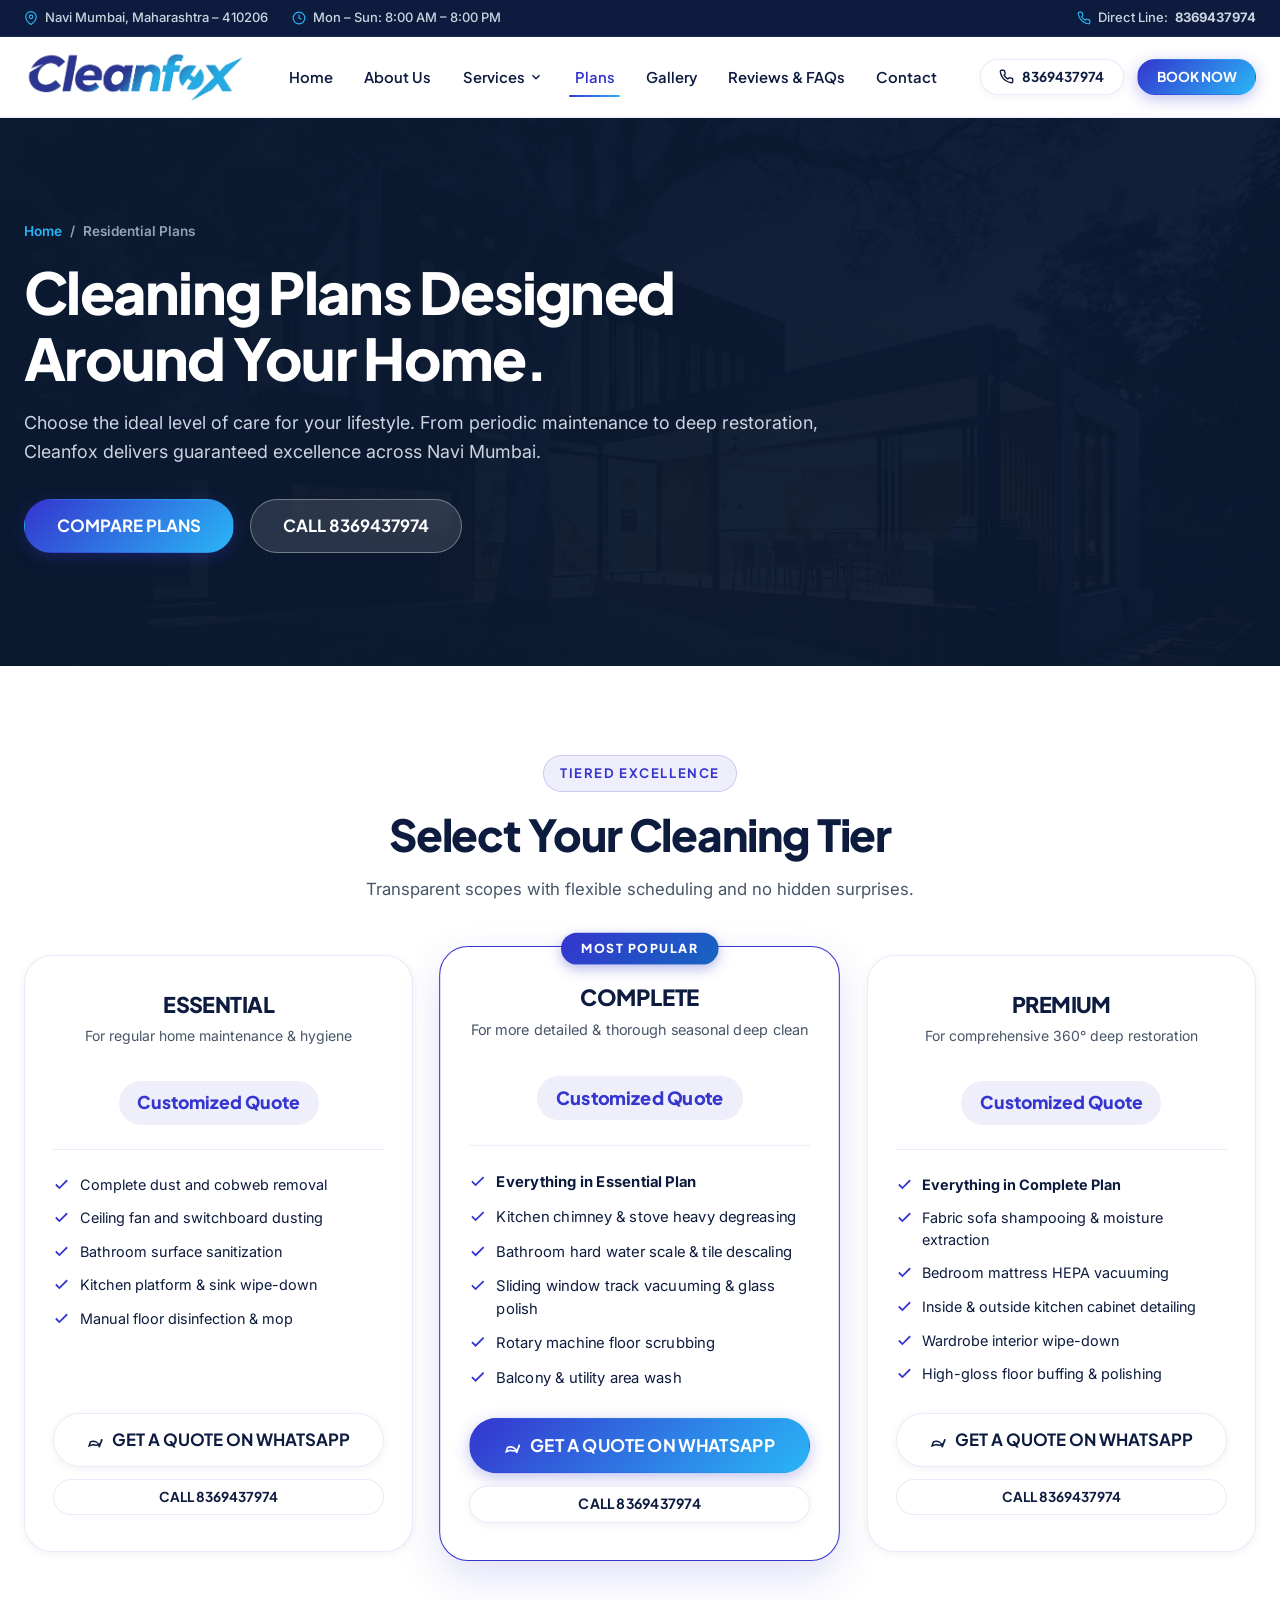
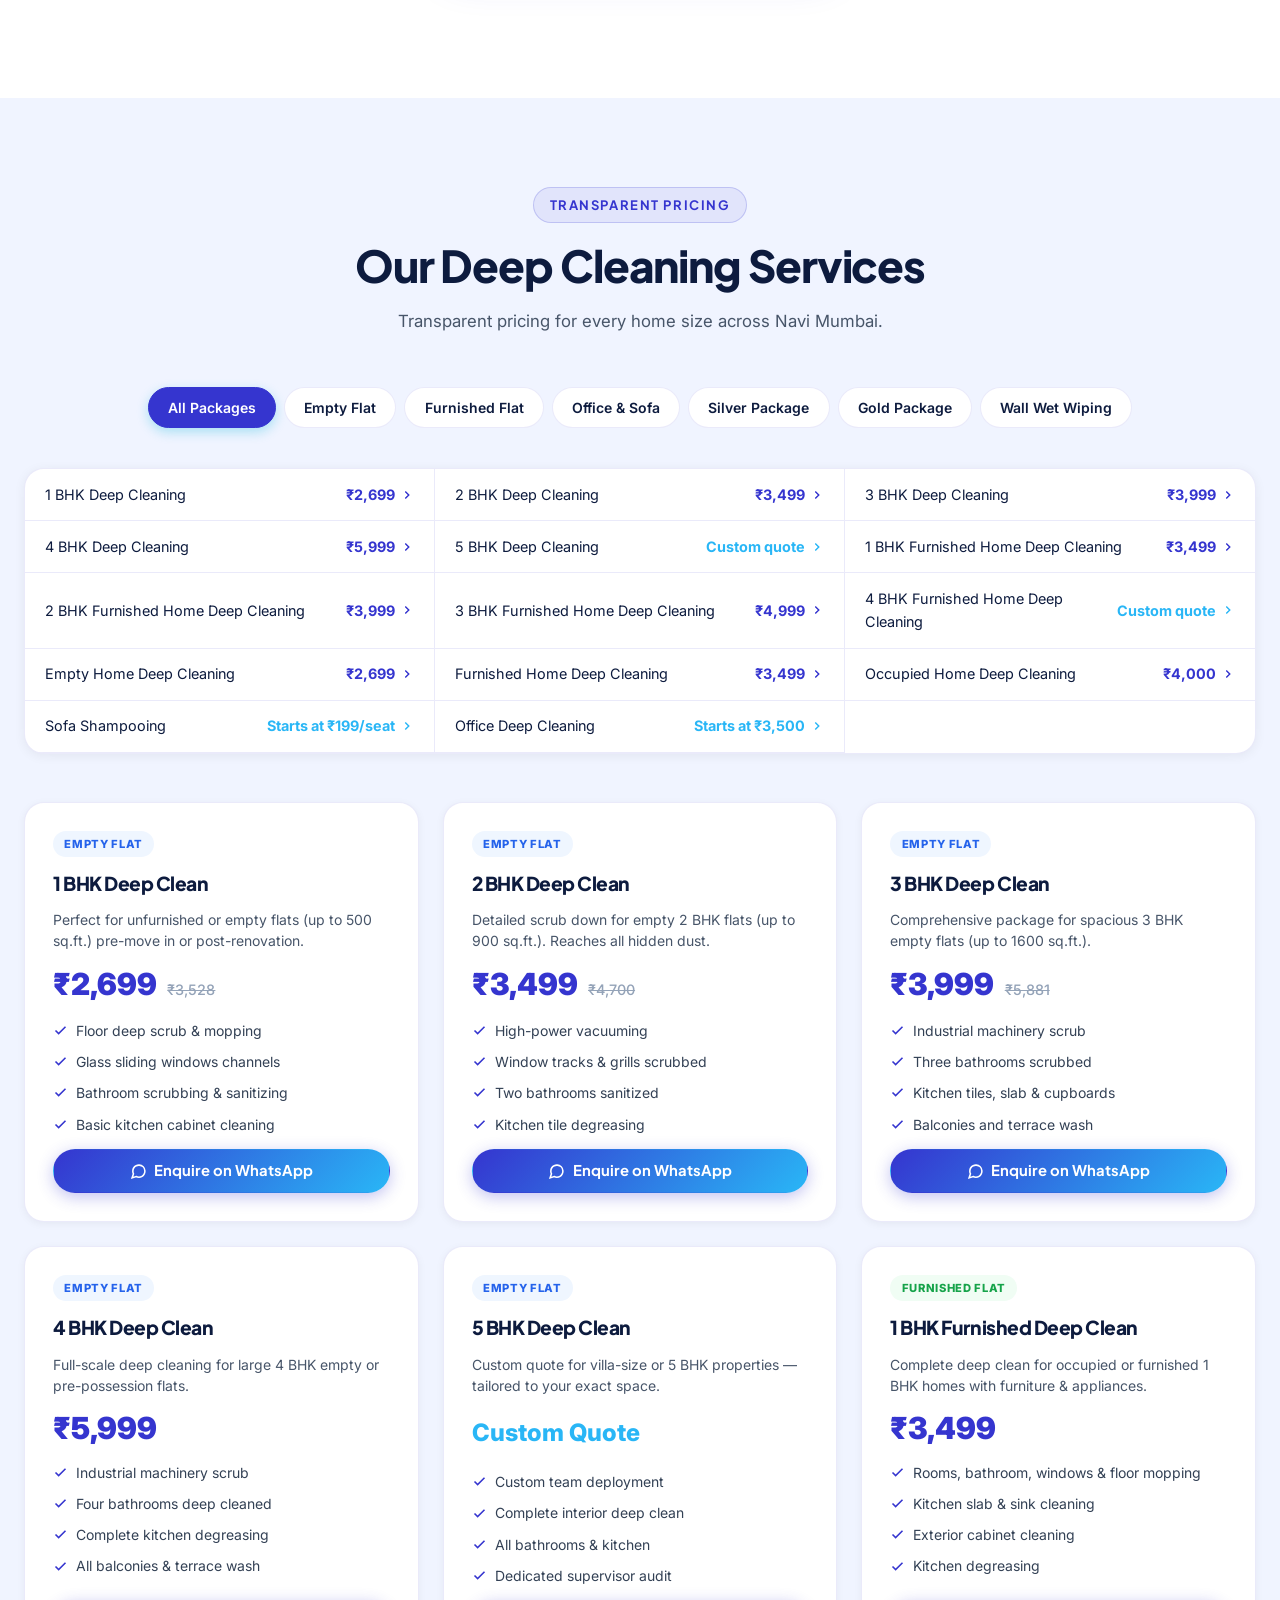
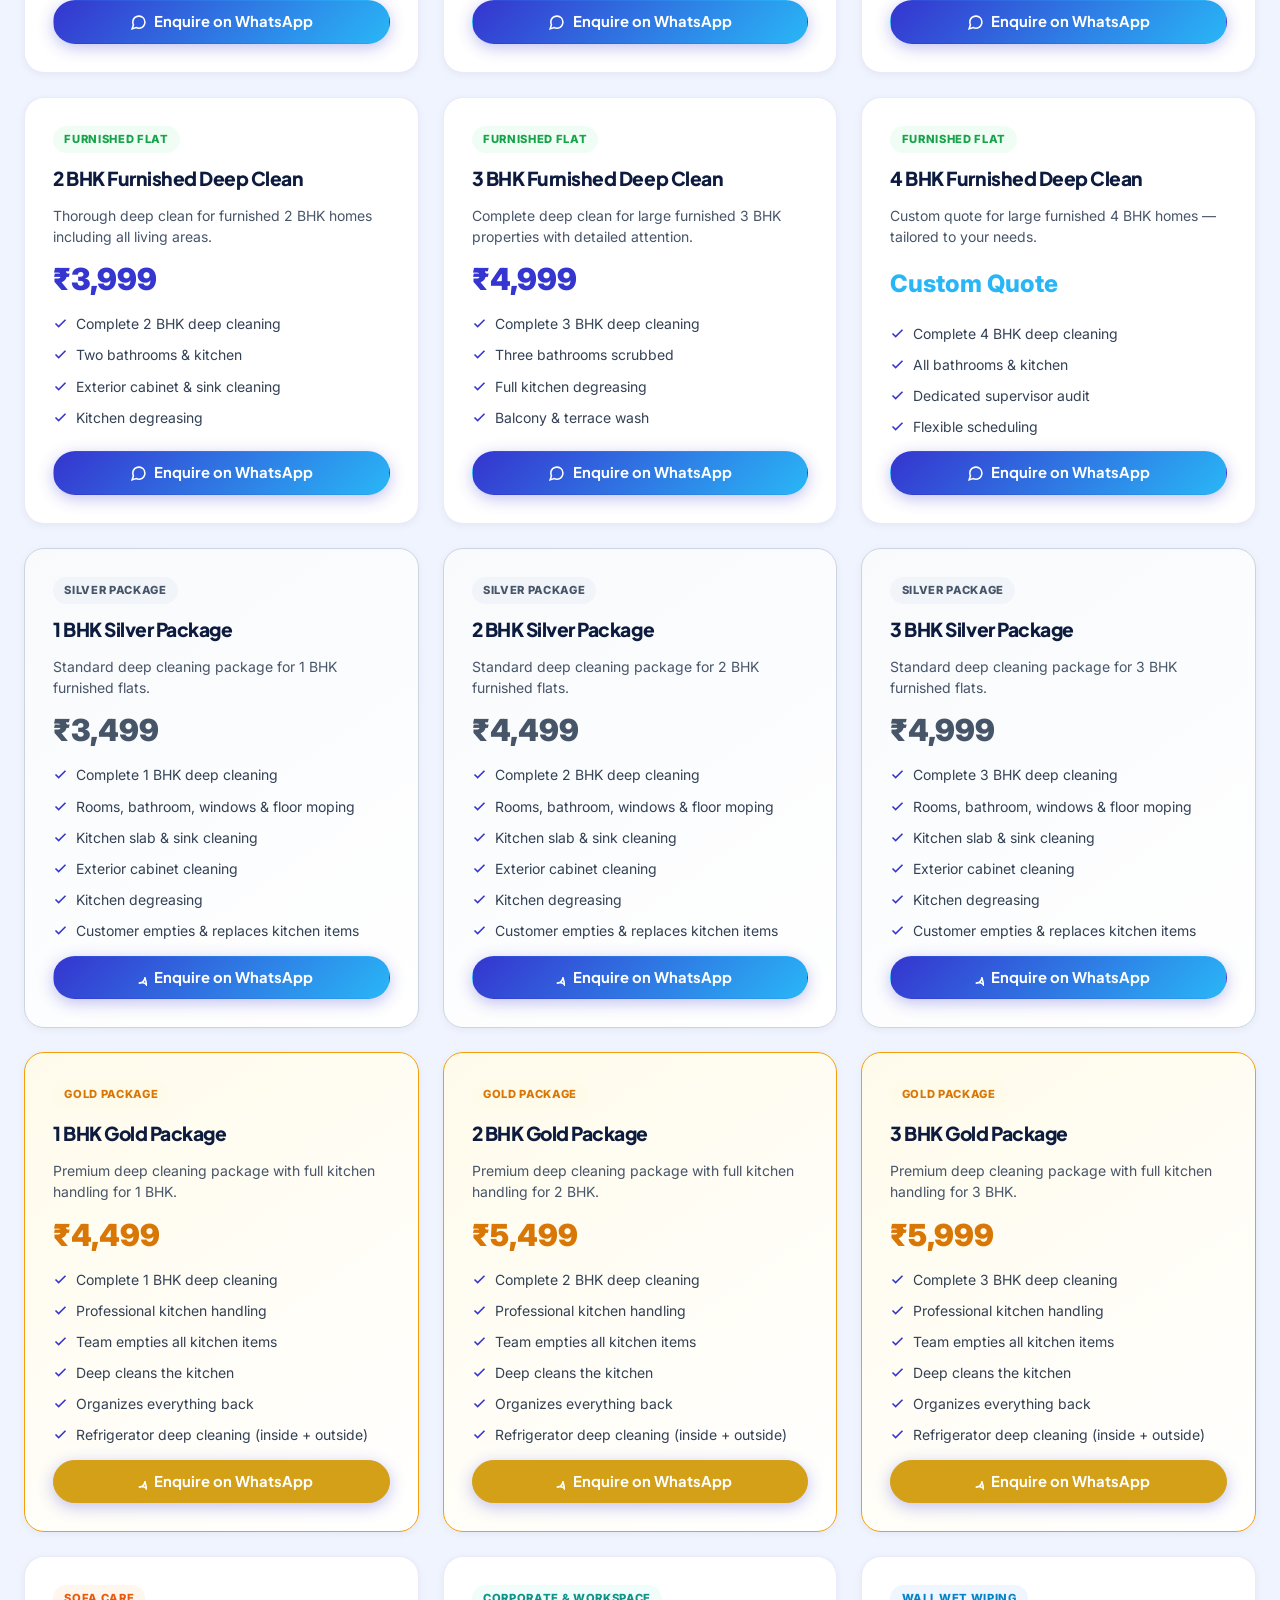
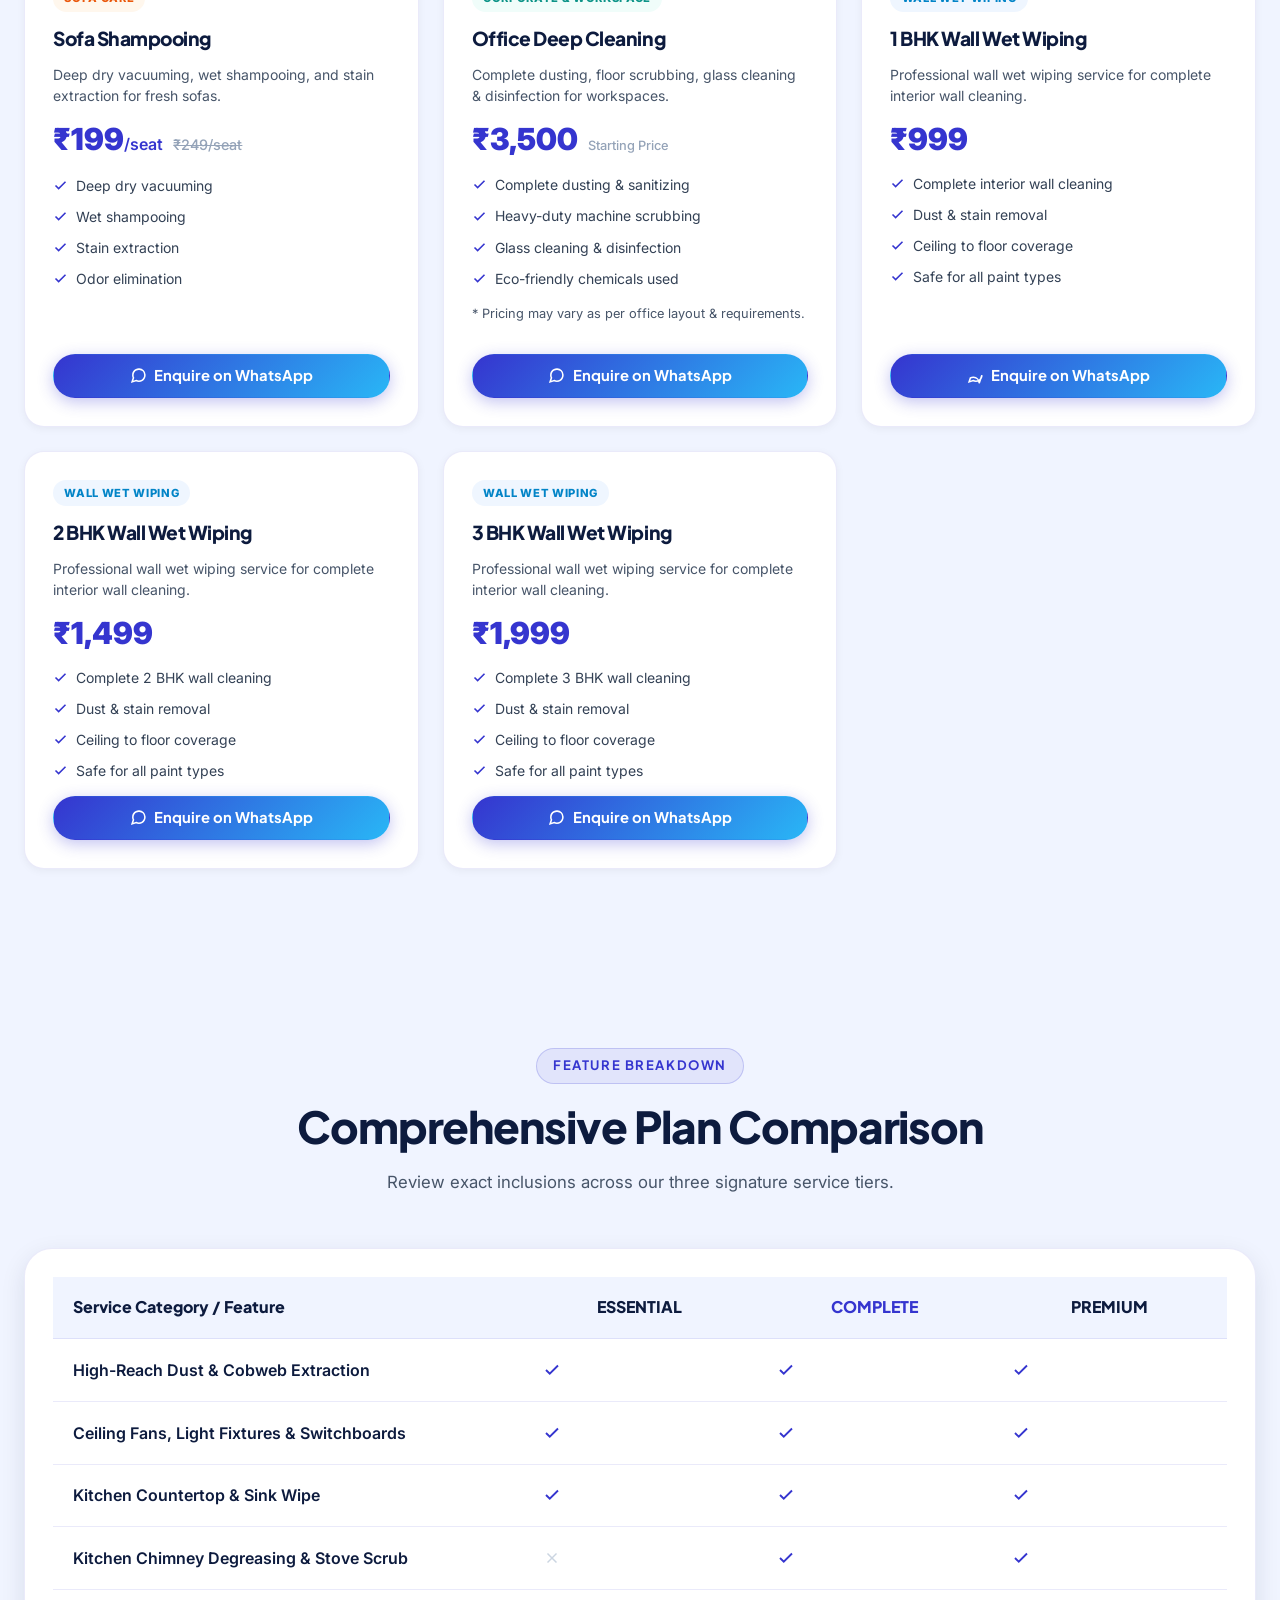
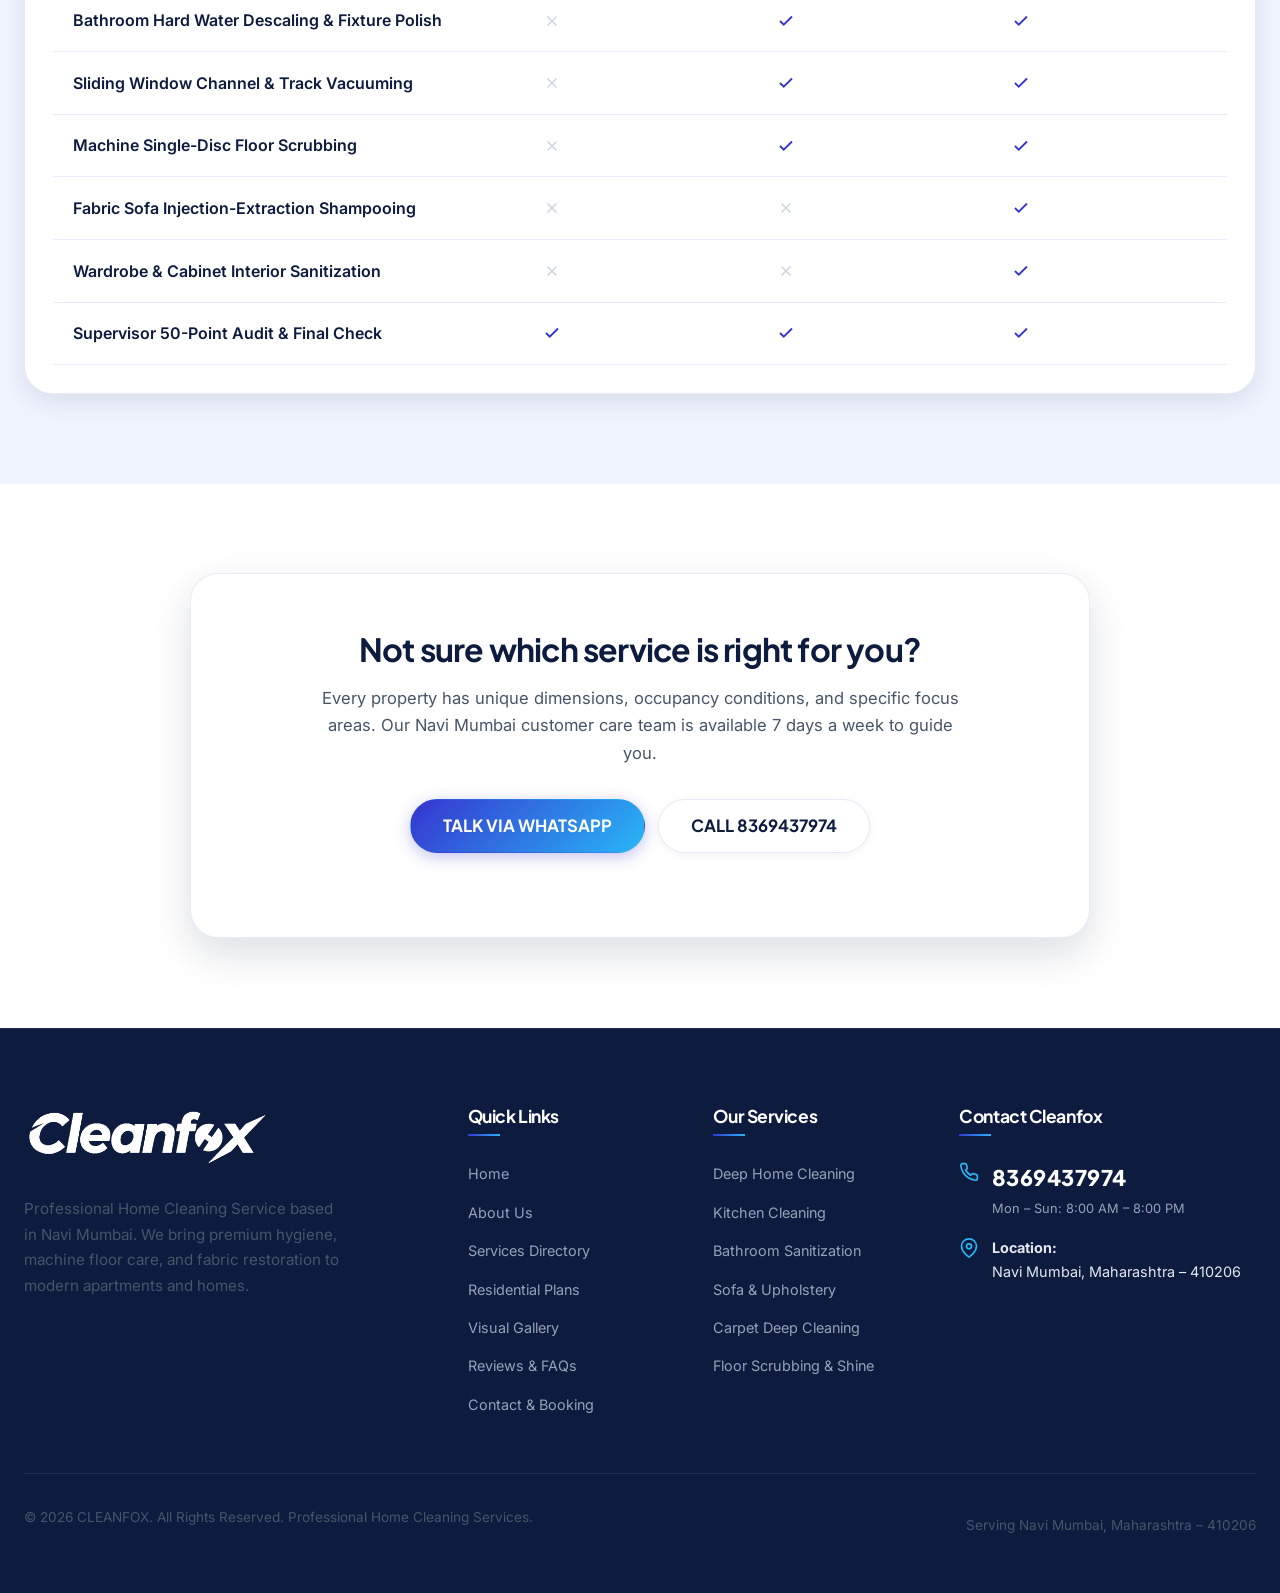
<file: plans.html>
<!DOCTYPE html>
<html lang="en">
<head>
  <meta charset="UTF-8">
  <meta name="viewport" content="width=device-width, initial-scale=1.0">
  <title>Residential Cleaning Plans | CLEANFOX Navi Mumbai | 8369437974</title>
  <meta name="description" content="Explore Cleanfox Residential Cleaning Plans: Essential, Complete, and Premium. Customized home cleaning packages for apartments and villas in Navi Mumbai.">
  <meta name="keywords" content="Cleaning plans Navi Mumbai, residential cleaning packages, deep clean quote Kharghar, house cleaning plans 410206">

  <!-- OpenGraph -->
  <meta property="og:title" content="Residential Cleaning Plans | CLEANFOX Navi Mumbai">
  <meta property="og:description" content="Cleaning Plans Designed Around Your Home. Essential, Complete, and Premium.">
  <meta property="og:type" content="website">

  <!-- Stylesheets -->
  <link rel="stylesheet" href="css/main.css">
  <link rel="stylesheet" href="css/components.css">
  <link rel="stylesheet" href="css/pages.css">

  <script type="application/ld+json">
  {
    "@context": "https://schema.org",
    "@type": "Product",
    "name": "Cleanfox Residential Cleaning Plans",
    "description": "Customized home cleaning packages designed around your property size and cleaning depth.",
    "brand": {
      "@type": "Brand",
      "name": "CLEANFOX"
    }
  }
  </script>
</head>
<body>

  <!-- Top Announcement Bar -->
  <div class="header-top-bar">
    <div class="container top-bar-inner">
      <div class="top-bar-left">
        <span class="top-bar-item">
          <svg viewBox="0 0 24 24" fill="none" stroke="currentColor" stroke-width="2"><path d="M21 10c0 7-9 13-9 13s-9-6-9-13a9 9 0 0 1 18 0z"></path><circle cx="12" cy="10" r="3"></circle></svg>
          Navi Mumbai, Maharashtra – 410206
        </span>
        <span class="top-bar-item">
          <svg viewBox="0 0 24 24" fill="none" stroke="currentColor" stroke-width="2"><circle cx="12" cy="12" r="10"></circle><polyline points="12 6 12 12 16 14"></polyline></svg>
          Mon – Sun: 8:00 AM – 8:00 PM
        </span>
      </div>
      <div class="top-bar-right">
        <a href="tel:8369437974" class="top-bar-item">
          <svg viewBox="0 0 24 24" fill="none" stroke="currentColor" stroke-width="2"><path d="M22 16.92v3a2 2 0 0 1-2.18 2 19.79 19.79 0 0 1-8.63-3.07 19.5 19.5 0 0 1-6-6 19.79 19.79 0 0 1-3.07-8.67A2 2 0 0 1 4.11 2h3a2 2 0 0 1 2 1.72 12.84 12.84 0 0 0 .7 2.81 2 2 0 0 1-.45 2.11L8.09 9.91a16 16 0 0 0 6 6l1.27-1.27a2 2 0 0 1 2.11-.45 12.84 12.84 0 0 0 2.81.7A2 2 0 0 1 22 16.92z"></path></svg>
          Direct Line: <strong>8369437974</strong>
        </a>
      </div>
    </div>
  </div>

    <!-- Sticky Main Navigation -->
  <header class="site-header" id="siteHeader">
    <div class="container header-container">
      <a href="index.html" class="brand-logo" aria-label="CLEANFOX Home">
          <img src="images/cleanfox-logo.png" alt="Cleanfox - Premium Home Cleaning Navi Mumbai" class="brand-logo-img">
        </a>

      <!-- Desktop Nav -->
      <nav aria-label="Primary Navigation">
        <ul class="nav-menu">
          <li class="nav-item"><a href="index.html" class="nav-link">Home</a></li>
          <li class="nav-item"><a href="about.html" class="nav-link">About Us</a></li>
          <li class="nav-item">
            <a href="services.html" class="nav-link">
              Services
              <svg class="dropdown-chevron" viewBox="0 0 24 24" fill="none" stroke="currentColor" stroke-width="2.5"><polyline points="6 9 12 15 18 9"></polyline></svg>
            </a>
            <div class="nav-dropdown-menu">
              <a href="services.html" class="dropdown-link">
                <svg viewBox="0 0 24 24" fill="none" stroke="currentColor" stroke-width="2"><rect x="3" y="3" width="7" height="7"></rect><rect x="14" y="3" width="7" height="7"></rect><rect x="14" y="14" width="7" height="7"></rect><rect x="3" y="14" width="7" height="7"></rect></svg>
                All 10 Services Directory
              </a>
              <div class="dropdown-divider"></div>
              <a href="deep-cleaning.html" class="dropdown-link">
                <svg viewBox="0 0 24 24" fill="none" stroke="currentColor" stroke-width="2"><polygon points="12 2 15.09 8.26 22 9.27 17 14.14 18.18 21.02 12 17.77 5.82 21.02 7 14.14 2 9.27 8.91 8.26 12 2"></polygon></svg>
                Deep Home Cleaning
              </a>
              <a href="kitchen-bathroom.html" class="dropdown-link">
                <svg viewBox="0 0 24 24" fill="none" stroke="currentColor" stroke-width="2"><path d="M12 22s8-4 8-10V5l-8-3-8 3v7c0 6 8 10 8 10z"></path></svg>
                Kitchen & Bathroom
              </a>
              <a href="sofa-carpet.html" class="dropdown-link">
                <svg viewBox="0 0 24 24" fill="none" stroke="currentColor" stroke-width="2"><path d="M4 18v3M20 18v3M4 11h16M2 14h20M6 11V7a2 2 0 0 1 2-2h8a2 2 0 0 1 2 2v4"></path></svg>
                Sofa & Carpet Care
              </a>
            </div>
          </li>
          <li class="nav-item"><a href="plans.html" class="nav-link">Plans</a></li>
          <li class="nav-item"><a href="gallery.html" class="nav-link">Gallery</a></li>
          <li class="nav-item"><a href="reviews-faqs.html" class="nav-link">Reviews & FAQs</a></li>
          <li class="nav-item"><a href="contact.html" class="nav-link">Contact</a></li>
        </ul>
      </nav>

      <div class="nav-actions">
        <a href="tel:8369437974" class="btn btn-secondary btn-sm" aria-label="Call Cleanfox">
          <svg width="15" height="15" viewBox="0 0 24 24" fill="none" stroke="currentColor" stroke-width="2.2"><path d="M22 16.92v3a2 2 0 0 1-2.18 2 19.79 19.79 0 0 1-8.63-3.07 19.5 19.5 0 0 1-6-6 19.79 19.79 0 0 1-3.07-8.67A2 2 0 0 1 4.11 2h3a2 2 0 0 1 2 1.72 12.84 12.84 0 0 0 .7 2.81 2 2 0 0 1-.45 2.11L8.09 9.91a16 16 0 0 0 6 6l1.27-1.27a2 2 0 0 1 2.11-.45 12.84 12.84 0 0 0 2.81.7A2 2 0 0 1 22 16.92z"></path></svg>
          8369437974
        </a>
        <a href="https://wa.me/918369437974?text=Hi%20Cleanfox%2C%20I%20would%20like%20to%20enquire%20about%20booking%20a%20home%20cleaning%20service%20in%20Navi%20Mumbai." class="btn btn-primary btn-sm" target="_blank" rel="noopener">BOOK NOW</a>
        <button class="mobile-toggle" aria-label="Toggle navigation menu">
          <svg viewBox="0 0 24 24" fill="none" stroke="currentColor" stroke-width="2.5"><line x1="3" y1="12" x2="21" y2="12"></line><line x1="3" y1="6" x2="21" y2="6"></line><line x1="3" y1="18" x2="21" y2="18"></line></svg>
        </button>
      </div>
    </div>
  </header>

  <!-- Mobile Drawer -->
  <div class="mobile-drawer">
    <div class="drawer-content">
      <div class="drawer-header">
        <a href="index.html" class="brand-logo">
          <img src="images/cleanfox-logo.png" alt="Cleanfox - Premium Home Cleaning Navi Mumbai" class="brand-logo-img">
        </a>
        <button class="drawer-close" aria-label="Close menu">
          <svg width="22" height="22" viewBox="0 0 24 24" fill="none" stroke="currentColor" stroke-width="2"><line x1="18" y1="6" x2="6" y2="18"></line><line x1="6" y1="6" x2="18" y2="18"></line></svg>
        </button>
      </div>

      <div class="drawer-section-title">Navigation</div>
      <ul class="drawer-nav">
        <li><a href="index.html">Home</a></li>
        <li><a href="about.html">About Us</a></li>
        <li><a href="plans.html">Residential Plans</a></li>
        <li><a href="gallery.html">Visual Gallery</a></li>
        <li><a href="reviews-faqs.html">Reviews & FAQs</a></li>
        <li><a href="contact.html">Contact / Book Now</a></li>
      </ul>

      <div class="drawer-section-title">Specialized Services</div>
      <ul class="drawer-nav">
        <li><a href="services.html">All 10 Services Directory</a></li>
        <li><a href="deep-cleaning.html">Deep Home Cleaning</a></li>
        <li><a href="kitchen-bathroom.html">Kitchen & Bathroom</a></li>
        <li><a href="sofa-carpet.html">Sofa & Carpet</a></li>
      </ul>

      <div class="drawer-footer">
        <a href="tel:8369437974" class="btn btn-primary btn-lg" style="width: 100%;">
          <svg width="18" height="18" viewBox="0 0 24 24" fill="none" stroke="currentColor" stroke-width="2.2"><path d="M22 16.92v3a2 2 0 0 1-2.18 2 19.79 19.79 0 0 1-8.63-3.07 19.5 19.5 0 0 1-6-6 19.79 19.79 0 0 1-3.07-8.67A2 2 0 0 1 4.11 2h3a2 2 0 0 1 2 1.72 12.84 12.84 0 0 0 .7 2.81 2 2 0 0 1-.45 2.11L8.09 9.91a16 16 0 0 0 6 6l1.27-1.27a2 2 0 0 1 2.11-.45 12.84 12.84 0 0 0 2.81.7A2 2 0 0 1 22 16.92z"></path></svg>
          Call 8369437974
        </a>
      </div>
    </div>
  </div>
  </div>

  <main>
    <!-- PAGE HERO BANNER -->
    <section class="page-hero">
      <img src="images/hero/hero-6.jpg" alt="Residential Cleaning Plans in Navi Mumbai" class="page-hero-bg">
      <div class="page-hero-overlay"></div>
      <div class="container">
        <div class="page-hero-content">
          <div class="breadcrumb-nav">
            <a href="index.html">Home</a>
            <span>/</span>
            <span>Residential Plans</span>
          </div>
          <h1 class="page-hero-title">Cleaning Plans Designed<br>Around Your Home.</h1>
          <p class="page-hero-desc">
            Choose the ideal level of care for your lifestyle. From periodic maintenance to deep restoration, Cleanfox delivers guaranteed excellence across Navi Mumbai.
          </p>
          <div class="hero-cta-group">
            <a href="#plansComparison" class="btn btn-primary btn-lg">COMPARE PLANS</a>
            <a href="tel:8369437974" class="btn btn-outline-light btn-lg">CALL 8369437974</a>
          </div>
        </div>
      </div>
    </section>

    <!-- SECTION 1: 3 CURATED TIER CARDS -->
    <section class="section-spacing">
      <div class="container">
        <div class="section-header">
          <div class="section-tag">Tiered Excellence</div>
          <h2 class="section-title">Select Your Cleaning Tier</h2>
          <p class="section-desc">Transparent scopes with flexible scheduling and no hidden surprises.</p>
        </div>

        <div class="plans-grid">
          <!-- 1. ESSENTIAL -->
          <div class="plan-card">
            <div class="plan-header">
              <h3 class="plan-name">ESSENTIAL</h3>
              <p class="plan-tagline">For regular home maintenance & hygiene</p>
              <div class="plan-quote-badge">Customized Quote</div>
            </div>
            <ul class="plan-features-list">
              <li><svg viewBox="0 0 24 24" fill="none" stroke="currentColor" stroke-width="2.5"><polyline points="20 6 9 17 4 12"></polyline></svg> Complete dust and cobweb removal</li>
              <li><svg viewBox="0 0 24 24" fill="none" stroke="currentColor" stroke-width="2.5"><polyline points="20 6 9 17 4 12"></polyline></svg> Ceiling fan and switchboard dusting</li>
              <li><svg viewBox="0 0 24 24" fill="none" stroke="currentColor" stroke-width="2.5"><polyline points="20 6 9 17 4 12"></polyline></svg> Bathroom surface sanitization</li>
              <li><svg viewBox="0 0 24 24" fill="none" stroke="currentColor" stroke-width="2.5"><polyline points="20 6 9 17 4 12"></polyline></svg> Kitchen platform & sink wipe-down</li>
              <li><svg viewBox="0 0 24 24" fill="none" stroke="currentColor" stroke-width="2.5"><polyline points="20 6 9 17 4 12"></polyline></svg> Manual floor disinfection & mop</li>
            </ul>
            <div style="display: flex; flex-direction: column; gap: 0.75rem;">
              <a href="https://wa.me/918369437974?text=Hi%20Cleanfox%2C%20I%20would%20like%20to%20get%20a%20quote%20for%20the%20Silver%20Cleaning%20Package%20in%20Navi%20Mumbai." class="btn btn-secondary btn-lg" target="_blank" rel="noopener" style="width: 100%; display: flex; align-items: center; justify-content: center; gap: 0.5rem;"><svg width="17" height="17" viewBox="0 0 24 24" fill="none" stroke="currentColor" stroke-width="2.2" style="flex-shrink:0;"><path d="M21 11.5a8.38 8.38 0 0 1-.9 3.8 8.5 8.5 0 0 1-7.6 4.7 8.38 8.38 0 0 1-3.8-.9L3 21l1.9-5.7a8.38 8.38 0 0 1 3.8-.9h.5a8.48 8.48 0 0 1 8 8v.5z"></path></svg><span>GET A QUOTE ON WHATSAPP</span></a>
              <a href="tel:8369437974" class="btn btn-outline-light btn-sm" style="color: var(--primary-navy); border-color: var(--border-subtle); text-align: center;">CALL 8369437974</a>
            </div>
          </div>

          <!-- 2. COMPLETE (FEATURED) -->
          <div class="plan-card featured">
            <div class="plan-featured-badge">MOST POPULAR</div>
            <div class="plan-header">
              <h3 class="plan-name">COMPLETE</h3>
              <p class="plan-tagline">For more detailed & thorough seasonal deep clean</p>
              <div class="plan-quote-badge">Customized Quote</div>
            </div>
            <ul class="plan-features-list">
              <li><svg viewBox="0 0 24 24" fill="none" stroke="currentColor" stroke-width="2.5"><polyline points="20 6 9 17 4 12"></polyline></svg> <strong>Everything in Essential Plan</strong></li>
              <li><svg viewBox="0 0 24 24" fill="none" stroke="currentColor" stroke-width="2.5"><polyline points="20 6 9 17 4 12"></polyline></svg> Kitchen chimney & stove heavy degreasing</li>
              <li><svg viewBox="0 0 24 24" fill="none" stroke="currentColor" stroke-width="2.5"><polyline points="20 6 9 17 4 12"></polyline></svg> Bathroom hard water scale & tile descaling</li>
              <li><svg viewBox="0 0 24 24" fill="none" stroke="currentColor" stroke-width="2.5"><polyline points="20 6 9 17 4 12"></polyline></svg> Sliding window track vacuuming & glass polish</li>
              <li><svg viewBox="0 0 24 24" fill="none" stroke="currentColor" stroke-width="2.5"><polyline points="20 6 9 17 4 12"></polyline></svg> Rotary machine floor scrubbing</li>
              <li><svg viewBox="0 0 24 24" fill="none" stroke="currentColor" stroke-width="2.5"><polyline points="20 6 9 17 4 12"></polyline></svg> Balcony & utility area wash</li>
            </ul>
            <div style="display: flex; flex-direction: column; gap: 0.75rem;">
              <a href="https://wa.me/918369437974?text=Hi%20Cleanfox%2C%20I%20would%20like%20to%20get%20a%20quote%20for%20the%20Gold%20Cleaning%20Package%20in%20Navi%20Mumbai." class="btn btn-primary btn-lg" target="_blank" rel="noopener" style="width: 100%; display: flex; align-items: center; justify-content: center; gap: 0.5rem;"><svg width="17" height="17" viewBox="0 0 24 24" fill="none" stroke="currentColor" stroke-width="2.2" style="flex-shrink:0;"><path d="M21 11.5a8.38 8.38 0 0 1-.9 3.8 8.5 8.5 0 0 1-7.6 4.7 8.38 8.38 0 0 1-3.8-.9L3 21l1.9-5.7a8.38 8.38 0 0 1 3.8-.9h.5a8.48 8.48 0 0 1 8 8v.5z"></path></svg><span>GET A QUOTE ON WHATSAPP</span></a>
              <a href="tel:8369437974" class="btn btn-secondary btn-sm" style="text-align: center;">CALL 8369437974</a>
            </div>
          </div>

          <!-- 3. PREMIUM -->
          <div class="plan-card">
            <div class="plan-header">
              <h3 class="plan-name">PREMIUM</h3>
              <p class="plan-tagline">For comprehensive 360° deep restoration</p>
              <div class="plan-quote-badge">Customized Quote</div>
            </div>
            <ul class="plan-features-list">
              <li><svg viewBox="0 0 24 24" fill="none" stroke="currentColor" stroke-width="2.5"><polyline points="20 6 9 17 4 12"></polyline></svg> <strong>Everything in Complete Plan</strong></li>
              <li><svg viewBox="0 0 24 24" fill="none" stroke="currentColor" stroke-width="2.5"><polyline points="20 6 9 17 4 12"></polyline></svg> Fabric sofa shampooing & moisture extraction</li>
              <li><svg viewBox="0 0 24 24" fill="none" stroke="currentColor" stroke-width="2.5"><polyline points="20 6 9 17 4 12"></polyline></svg> Bedroom mattress HEPA vacuuming</li>
              <li><svg viewBox="0 0 24 24" fill="none" stroke="currentColor" stroke-width="2.5"><polyline points="20 6 9 17 4 12"></polyline></svg> Inside & outside kitchen cabinet detailing</li>
              <li><svg viewBox="0 0 24 24" fill="none" stroke="currentColor" stroke-width="2.5"><polyline points="20 6 9 17 4 12"></polyline></svg> Wardrobe interior wipe-down</li>
              <li><svg viewBox="0 0 24 24" fill="none" stroke="currentColor" stroke-width="2.5"><polyline points="20 6 9 17 4 12"></polyline></svg> High-gloss floor buffing & polishing</li>
            </ul>
            <div style="display: flex; flex-direction: column; gap: 0.75rem;">
              <a href="https://wa.me/918369437974?text=Hi%20Cleanfox%2C%20I%20would%20like%20to%20get%20a%20quote%20for%20the%20Platinum%20Full-Home%20Package%20in%20Navi%20Mumbai." class="btn btn-secondary btn-lg" target="_blank" rel="noopener" style="width: 100%; display: flex; align-items: center; justify-content: center; gap: 0.5rem;"><svg width="17" height="17" viewBox="0 0 24 24" fill="none" stroke="currentColor" stroke-width="2.2" style="flex-shrink:0;"><path d="M21 11.5a8.38 8.38 0 0 1-.9 3.8 8.5 8.5 0 0 1-7.6 4.7 8.38 8.38 0 0 1-3.8-.9L3 21l1.9-5.7a8.38 8.38 0 0 1 3.8-.9h.5a8.48 8.48 0 0 1 8 8v.5z"></path></svg><span>GET A QUOTE ON WHATSAPP</span></a>
              <a href="tel:8369437974" class="btn btn-outline-light btn-sm" style="color: var(--primary-navy); border-color: var(--border-subtle); text-align: center;">CALL 8369437974</a>
            </div>
          </div>
        </div>
      </div>
    </section>

    <!-- SECTION 1B: DETAILED PRICING CARDS -->
    <section class="section-spacing bg-subtle" id="pricingSection">
      <div class="container">
        <div class="section-header">
          <div class="section-tag">Transparent Pricing</div>
          <h2 class="section-title">Our Deep Cleaning Services</h2>
          <p class="section-desc">Transparent pricing for every home size across Navi Mumbai.</p>
        </div>

        <!-- Filter Tabs -->
        <div class="pricing-filter-tabs" role="tablist" aria-label="Service Categories">
          <button class="pricing-tab active" data-filter="all" role="tab" aria-selected="true">All Packages</button>
          <button class="pricing-tab" data-filter="empty-flat" role="tab" aria-selected="false">Empty Flat</button>
          <button class="pricing-tab" data-filter="furnished" role="tab" aria-selected="false">Furnished Flat</button>
          <button class="pricing-tab" data-filter="office-sofa" role="tab" aria-selected="false">Office &amp; Sofa</button>
          <button class="pricing-tab" data-filter="silver" role="tab" aria-selected="false">Silver Package</button>
          <button class="pricing-tab" data-filter="gold" role="tab" aria-selected="false">Gold Package</button>
          <button class="pricing-tab" data-filter="wall-wiping" role="tab" aria-selected="false">Wall Wet Wiping</button>
        </div>

        <!-- Quick Price List (overview) -->
        <div class="pricing-quick-list" id="pricingQuickList">
          <div class="pricing-quick-item" data-category="empty-flat"><span>1 BHK Deep Cleaning</span><span class="pql-price">₹2,699 <svg viewBox="0 0 24 24" fill="none" stroke="currentColor" stroke-width="2.5" width="14" height="14"><polyline points="9 18 15 12 9 6"/></svg></span></div>
          <div class="pricing-quick-item" data-category="empty-flat"><span>2 BHK Deep Cleaning</span><span class="pql-price">₹3,499 <svg viewBox="0 0 24 24" fill="none" stroke="currentColor" stroke-width="2.5" width="14" height="14"><polyline points="9 18 15 12 9 6"/></svg></span></div>
          <div class="pricing-quick-item" data-category="empty-flat"><span>3 BHK Deep Cleaning</span><span class="pql-price">₹3,999 <svg viewBox="0 0 24 24" fill="none" stroke="currentColor" stroke-width="2.5" width="14" height="14"><polyline points="9 18 15 12 9 6"/></svg></span></div>
          <div class="pricing-quick-item" data-category="empty-flat"><span>4 BHK Deep Cleaning</span><span class="pql-price">₹5,999 <svg viewBox="0 0 24 24" fill="none" stroke="currentColor" stroke-width="2.5" width="14" height="14"><polyline points="9 18 15 12 9 6"/></svg></span></div>
          <div class="pricing-quick-item" data-category="empty-flat"><span>5 BHK Deep Cleaning</span><span class="pql-price pql-custom">Custom quote <svg viewBox="0 0 24 24" fill="none" stroke="currentColor" stroke-width="2.5" width="14" height="14"><polyline points="9 18 15 12 9 6"/></svg></span></div>
          <div class="pricing-quick-item" data-category="furnished"><span>1 BHK Furnished Home Deep Cleaning</span><span class="pql-price">₹3,499 <svg viewBox="0 0 24 24" fill="none" stroke="currentColor" stroke-width="2.5" width="14" height="14"><polyline points="9 18 15 12 9 6"/></svg></span></div>
          <div class="pricing-quick-item" data-category="furnished"><span>2 BHK Furnished Home Deep Cleaning</span><span class="pql-price">₹3,999 <svg viewBox="0 0 24 24" fill="none" stroke="currentColor" stroke-width="2.5" width="14" height="14"><polyline points="9 18 15 12 9 6"/></svg></span></div>
          <div class="pricing-quick-item" data-category="furnished"><span>3 BHK Furnished Home Deep Cleaning</span><span class="pql-price">₹4,999 <svg viewBox="0 0 24 24" fill="none" stroke="currentColor" stroke-width="2.5" width="14" height="14"><polyline points="9 18 15 12 9 6"/></svg></span></div>
          <div class="pricing-quick-item" data-category="furnished"><span>4 BHK Furnished Home Deep Cleaning</span><span class="pql-price pql-custom">Custom quote <svg viewBox="0 0 24 24" fill="none" stroke="currentColor" stroke-width="2.5" width="14" height="14"><polyline points="9 18 15 12 9 6"/></svg></span></div>
          <div class="pricing-quick-item" data-category="empty-flat"><span>Empty Home Deep Cleaning</span><span class="pql-price">₹2,699 <svg viewBox="0 0 24 24" fill="none" stroke="currentColor" stroke-width="2.5" width="14" height="14"><polyline points="9 18 15 12 9 6"/></svg></span></div>
          <div class="pricing-quick-item" data-category="furnished"><span>Furnished Home Deep Cleaning</span><span class="pql-price">₹3,499 <svg viewBox="0 0 24 24" fill="none" stroke="currentColor" stroke-width="2.5" width="14" height="14"><polyline points="9 18 15 12 9 6"/></svg></span></div>
          <div class="pricing-quick-item" data-category="empty-flat"><span>Occupied Home Deep Cleaning</span><span class="pql-price">₹4,000 <svg viewBox="0 0 24 24" fill="none" stroke="currentColor" stroke-width="2.5" width="14" height="14"><polyline points="9 18 15 12 9 6"/></svg></span></div>
          <div class="pricing-quick-item" data-category="office-sofa"><span>Sofa Shampooing</span><span class="pql-price pql-custom">Starts at ₹199/seat <svg viewBox="0 0 24 24" fill="none" stroke="currentColor" stroke-width="2.5" width="14" height="14"><polyline points="9 18 15 12 9 6"/></svg></span></div>
          <div class="pricing-quick-item" data-category="office-sofa"><span>Office Deep Cleaning</span><span class="pql-price pql-custom">Starts at ₹3,500 <svg viewBox="0 0 24 24" fill="none" stroke="currentColor" stroke-width="2.5" width="14" height="14"><polyline points="9 18 15 12 9 6"/></svg></span></div>
        </div>

        <!-- Pricing Cards Grid -->
        <div class="pricing-cards-grid" id="pricingCardsGrid">

          <!-- ===== EMPTY FLAT ===== -->
          <div class="pricing-card" data-category="empty-flat">
            <div class="pc-badge pc-badge-empty">EMPTY FLAT</div>
            <h3 class="pc-title">1 BHK Deep Clean</h3>
            <p class="pc-desc">Perfect for unfurnished or empty flats (up to 500 sq.ft.) pre-move in or post-renovation.</p>
            <div class="pc-price-row">
              <span class="pc-price">₹2,699</span>
              <span class="pc-price-old">₹3,528</span>
            </div>
            <ul class="pc-features">
              <li><svg viewBox="0 0 24 24" fill="none" stroke="currentColor" stroke-width="2.5"><polyline points="20 6 9 17 4 12"/></svg>Floor deep scrub &amp; mopping</li>
              <li><svg viewBox="0 0 24 24" fill="none" stroke="currentColor" stroke-width="2.5"><polyline points="20 6 9 17 4 12"/></svg>Glass sliding windows channels</li>
              <li><svg viewBox="0 0 24 24" fill="none" stroke="currentColor" stroke-width="2.5"><polyline points="20 6 9 17 4 12"/></svg>Bathroom scrubbing &amp; sanitizing</li>
              <li><svg viewBox="0 0 24 24" fill="none" stroke="currentColor" stroke-width="2.5"><polyline points="20 6 9 17 4 12"/></svg>Basic kitchen cabinet cleaning</li>
            </ul>
            <a href="https://wa.me/918369437974?text=Hi%20Cleanfox%2C%20I%20would%20like%20to%20enquire%20about%20the%201%20BHK%20Deep%20Clean%20package%20%28%E2%82%B92%2C699%29%20in%20Navi%20Mumbai." class="btn btn-primary" target="_blank" rel="noopener" style="width:100%;text-align:center;display:flex;align-items:center;justify-content:center;gap:0.45rem;"><svg width="17" height="17" viewBox="0 0 24 24" fill="none" stroke="currentColor" stroke-width="2.2" style="flex-shrink:0;"><path d="M21 11.5a8.38 8.38 0 0 1-.9 3.8 8.5 8.5 0 0 1-7.6 4.7 8.38 8.38 0 0 1-3.8-.9L3 21l1.9-5.7a8.38 8.38 0 0 1-.9-3.8 8.5 8.5 0 0 1 4.7-7.6 8.38 8.38 0 0 1 3.8-.9h.5a8.48 8.48 0 0 1 8 8v.5z"></path></svg><span>Enquire on WhatsApp</span></a>
          </div>

          <div class="pricing-card" data-category="empty-flat">
            <div class="pc-badge pc-badge-empty">EMPTY FLAT</div>
            <h3 class="pc-title">2 BHK Deep Clean</h3>
            <p class="pc-desc">Detailed scrub down for empty 2 BHK flats (up to 900 sq.ft.). Reaches all hidden dust.</p>
            <div class="pc-price-row">
              <span class="pc-price">₹3,499</span>
              <span class="pc-price-old">₹4,700</span>
            </div>
            <ul class="pc-features">
              <li><svg viewBox="0 0 24 24" fill="none" stroke="currentColor" stroke-width="2.5"><polyline points="20 6 9 17 4 12"/></svg>High-power vacuuming</li>
              <li><svg viewBox="0 0 24 24" fill="none" stroke="currentColor" stroke-width="2.5"><polyline points="20 6 9 17 4 12"/></svg>Window tracks &amp; grills scrubbed</li>
              <li><svg viewBox="0 0 24 24" fill="none" stroke="currentColor" stroke-width="2.5"><polyline points="20 6 9 17 4 12"/></svg>Two bathrooms sanitized</li>
              <li><svg viewBox="0 0 24 24" fill="none" stroke="currentColor" stroke-width="2.5"><polyline points="20 6 9 17 4 12"/></svg>Kitchen tile degreasing</li>
            </ul>
            <a href="https://wa.me/918369437974?text=Hi%20Cleanfox%2C%20I%20would%20like%20to%20enquire%20about%20the%202%20BHK%20Deep%20Clean%20package%20%28%E2%82%B93%2C499%29%20in%20Navi%20Mumbai." class="btn btn-primary" target="_blank" rel="noopener" style="width:100%;text-align:center;display:flex;align-items:center;justify-content:center;gap:0.45rem;"><svg width="17" height="17" viewBox="0 0 24 24" fill="none" stroke="currentColor" stroke-width="2.2" style="flex-shrink:0;"><path d="M21 11.5a8.38 8.38 0 0 1-.9 3.8 8.5 8.5 0 0 1-7.6 4.7 8.38 8.38 0 0 1-3.8-.9L3 21l1.9-5.7a8.38 8.38 0 0 1-.9-3.8 8.5 8.5 0 0 1 4.7-7.6 8.38 8.38 0 0 1 3.8-.9h.5a8.48 8.48 0 0 1 8 8v.5z"></path></svg><span>Enquire on WhatsApp</span></a>
          </div>

          <div class="pricing-card" data-category="empty-flat">
            <div class="pc-badge pc-badge-empty">EMPTY FLAT</div>
            <h3 class="pc-title">3 BHK Deep Clean</h3>
            <p class="pc-desc">Comprehensive package for spacious 3 BHK empty flats (up to 1600 sq.ft.).</p>
            <div class="pc-price-row">
              <span class="pc-price">₹3,999</span>
              <span class="pc-price-old">₹5,881</span>
            </div>
            <ul class="pc-features">
              <li><svg viewBox="0 0 24 24" fill="none" stroke="currentColor" stroke-width="2.5"><polyline points="20 6 9 17 4 12"/></svg>Industrial machinery scrub</li>
              <li><svg viewBox="0 0 24 24" fill="none" stroke="currentColor" stroke-width="2.5"><polyline points="20 6 9 17 4 12"/></svg>Three bathrooms scrubbed</li>
              <li><svg viewBox="0 0 24 24" fill="none" stroke="currentColor" stroke-width="2.5"><polyline points="20 6 9 17 4 12"/></svg>Kitchen tiles, slab &amp; cupboards</li>
              <li><svg viewBox="0 0 24 24" fill="none" stroke="currentColor" stroke-width="2.5"><polyline points="20 6 9 17 4 12"/></svg>Balconies and terrace wash</li>
            </ul>
            <a href="https://wa.me/918369437974?text=Hi%20Cleanfox%2C%20I%20would%20like%20to%20enquire%20about%20the%203%20BHK%20Deep%20Clean%20package%20%28%E2%82%B93%2C999%29%20in%20Navi%20Mumbai." class="btn btn-primary" target="_blank" rel="noopener" style="width:100%;text-align:center;display:flex;align-items:center;justify-content:center;gap:0.45rem;"><svg width="17" height="17" viewBox="0 0 24 24" fill="none" stroke="currentColor" stroke-width="2.2" style="flex-shrink:0;"><path d="M21 11.5a8.38 8.38 0 0 1-.9 3.8 8.5 8.5 0 0 1-7.6 4.7 8.38 8.38 0 0 1-3.8-.9L3 21l1.9-5.7a8.38 8.38 0 0 1-.9-3.8 8.5 8.5 0 0 1 4.7-7.6 8.38 8.38 0 0 1 3.8-.9h.5a8.48 8.48 0 0 1 8 8v.5z"></path></svg><span>Enquire on WhatsApp</span></a>
          </div>

          <div class="pricing-card" data-category="empty-flat">
            <div class="pc-badge pc-badge-empty">EMPTY FLAT</div>
            <h3 class="pc-title">4 BHK Deep Clean</h3>
            <p class="pc-desc">Full-scale deep cleaning for large 4 BHK empty or pre-possession flats.</p>
            <div class="pc-price-row">
              <span class="pc-price">₹5,999</span>
            </div>
            <ul class="pc-features">
              <li><svg viewBox="0 0 24 24" fill="none" stroke="currentColor" stroke-width="2.5"><polyline points="20 6 9 17 4 12"/></svg>Industrial machinery scrub</li>
              <li><svg viewBox="0 0 24 24" fill="none" stroke="currentColor" stroke-width="2.5"><polyline points="20 6 9 17 4 12"/></svg>Four bathrooms deep cleaned</li>
              <li><svg viewBox="0 0 24 24" fill="none" stroke="currentColor" stroke-width="2.5"><polyline points="20 6 9 17 4 12"/></svg>Complete kitchen degreasing</li>
              <li><svg viewBox="0 0 24 24" fill="none" stroke="currentColor" stroke-width="2.5"><polyline points="20 6 9 17 4 12"/></svg>All balconies &amp; terrace wash</li>
            </ul>
            <a href="https://wa.me/918369437974?text=Hi%20Cleanfox%2C%20I%20would%20like%20to%20enquire%20about%20the%204%20BHK%20Deep%20Clean%20package%20%28%E2%82%B95%2C999%29%20in%20Navi%20Mumbai." class="btn btn-primary" target="_blank" rel="noopener" style="width:100%;text-align:center;display:flex;align-items:center;justify-content:center;gap:0.45rem;"><svg width="17" height="17" viewBox="0 0 24 24" fill="none" stroke="currentColor" stroke-width="2.2" style="flex-shrink:0;"><path d="M21 11.5a8.38 8.38 0 0 1-.9 3.8 8.5 8.5 0 0 1-7.6 4.7 8.38 8.38 0 0 1-3.8-.9L3 21l1.9-5.7a8.38 8.38 0 0 1-.9-3.8 8.5 8.5 0 0 1 4.7-7.6 8.38 8.38 0 0 1 3.8-.9h.5a8.48 8.48 0 0 1 8 8v.5z"></path></svg><span>Enquire on WhatsApp</span></a>
          </div>

          <div class="pricing-card" data-category="empty-flat">
            <div class="pc-badge pc-badge-empty">EMPTY FLAT</div>
            <h3 class="pc-title">5 BHK Deep Clean</h3>
            <p class="pc-desc">Custom quote for villa-size or 5 BHK properties — tailored to your exact space.</p>
            <div class="pc-price-row">
              <span class="pc-price-custom">Custom Quote</span>
            </div>
            <ul class="pc-features">
              <li><svg viewBox="0 0 24 24" fill="none" stroke="currentColor" stroke-width="2.5"><polyline points="20 6 9 17 4 12"/></svg>Custom team deployment</li>
              <li><svg viewBox="0 0 24 24" fill="none" stroke="currentColor" stroke-width="2.5"><polyline points="20 6 9 17 4 12"/></svg>Complete interior deep clean</li>
              <li><svg viewBox="0 0 24 24" fill="none" stroke="currentColor" stroke-width="2.5"><polyline points="20 6 9 17 4 12"/></svg>All bathrooms &amp; kitchen</li>
              <li><svg viewBox="0 0 24 24" fill="none" stroke="currentColor" stroke-width="2.5"><polyline points="20 6 9 17 4 12"/></svg>Dedicated supervisor audit</li>
            </ul>
            <a href="https://wa.me/918369437974?text=Hi%20Cleanfox%2C%20I%20would%20like%20to%20get%20a%20quote%20for%205%20BHK%20Deep%20Clean%20in%20Navi%20Mumbai." class="btn btn-primary" target="_blank" rel="noopener" style="width:100%;text-align:center;display:flex;align-items:center;justify-content:center;gap:0.45rem;"><svg width="17" height="17" viewBox="0 0 24 24" fill="none" stroke="currentColor" stroke-width="2.2" style="flex-shrink:0;"><path d="M21 11.5a8.38 8.38 0 0 1-.9 3.8 8.5 8.5 0 0 1-7.6 4.7 8.38 8.38 0 0 1-3.8-.9L3 21l1.9-5.7a8.38 8.38 0 0 1-.9-3.8 8.5 8.5 0 0 1 4.7-7.6 8.38 8.38 0 0 1 3.8-.9h.5a8.48 8.48 0 0 1 8 8v.5z"></path></svg><span>Enquire on WhatsApp</span></a>
          </div>

          <!-- ===== FURNISHED FLAT ===== -->
          <div class="pricing-card" data-category="furnished">
            <div class="pc-badge pc-badge-furnished">FURNISHED FLAT</div>
            <h3 class="pc-title">1 BHK Furnished Deep Clean</h3>
            <p class="pc-desc">Complete deep clean for occupied or furnished 1 BHK homes with furniture &amp; appliances.</p>
            <div class="pc-price-row">
              <span class="pc-price">₹3,499</span>
            </div>
            <ul class="pc-features">
              <li><svg viewBox="0 0 24 24" fill="none" stroke="currentColor" stroke-width="2.5"><polyline points="20 6 9 17 4 12"/></svg>Rooms, bathroom, windows &amp; floor mopping</li>
              <li><svg viewBox="0 0 24 24" fill="none" stroke="currentColor" stroke-width="2.5"><polyline points="20 6 9 17 4 12"/></svg>Kitchen slab &amp; sink cleaning</li>
              <li><svg viewBox="0 0 24 24" fill="none" stroke="currentColor" stroke-width="2.5"><polyline points="20 6 9 17 4 12"/></svg>Exterior cabinet cleaning</li>
              <li><svg viewBox="0 0 24 24" fill="none" stroke="currentColor" stroke-width="2.5"><polyline points="20 6 9 17 4 12"/></svg>Kitchen degreasing</li>
            </ul>
            <a href="https://wa.me/918369437974?text=Hi%20Cleanfox%2C%20I%20would%20like%20to%20enquire%20about%20the%201%20BHK%20Furnished%20Deep%20Clean%20package%20%28%E2%82%B93%2C499%29%20in%20Navi%20Mumbai." class="btn btn-primary" target="_blank" rel="noopener" style="width:100%;text-align:center;display:flex;align-items:center;justify-content:center;gap:0.45rem;"><svg width="17" height="17" viewBox="0 0 24 24" fill="none" stroke="currentColor" stroke-width="2.2" style="flex-shrink:0;"><path d="M21 11.5a8.38 8.38 0 0 1-.9 3.8 8.5 8.5 0 0 1-7.6 4.7 8.38 8.38 0 0 1-3.8-.9L3 21l1.9-5.7a8.38 8.38 0 0 1-.9-3.8 8.5 8.5 0 0 1 4.7-7.6 8.38 8.38 0 0 1 3.8-.9h.5a8.48 8.48 0 0 1 8 8v.5z"></path></svg><span>Enquire on WhatsApp</span></a>
          </div>

          <div class="pricing-card" data-category="furnished">
            <div class="pc-badge pc-badge-furnished">FURNISHED FLAT</div>
            <h3 class="pc-title">2 BHK Furnished Deep Clean</h3>
            <p class="pc-desc">Thorough deep clean for furnished 2 BHK homes including all living areas.</p>
            <div class="pc-price-row">
              <span class="pc-price">₹3,999</span>
            </div>
            <ul class="pc-features">
              <li><svg viewBox="0 0 24 24" fill="none" stroke="currentColor" stroke-width="2.5"><polyline points="20 6 9 17 4 12"/></svg>Complete 2 BHK deep cleaning</li>
              <li><svg viewBox="0 0 24 24" fill="none" stroke="currentColor" stroke-width="2.5"><polyline points="20 6 9 17 4 12"/></svg>Two bathrooms &amp; kitchen</li>
              <li><svg viewBox="0 0 24 24" fill="none" stroke="currentColor" stroke-width="2.5"><polyline points="20 6 9 17 4 12"/></svg>Exterior cabinet &amp; sink cleaning</li>
              <li><svg viewBox="0 0 24 24" fill="none" stroke="currentColor" stroke-width="2.5"><polyline points="20 6 9 17 4 12"/></svg>Kitchen degreasing</li>
            </ul>
            <a href="https://wa.me/918369437974?text=Hi%20Cleanfox%2C%20I%20would%20like%20to%20enquire%20about%20the%202%20BHK%20Furnished%20Deep%20Clean%20package%20%28%E2%82%B93%2C999%29%20in%20Navi%20Mumbai." class="btn btn-primary" target="_blank" rel="noopener" style="width:100%;text-align:center;display:flex;align-items:center;justify-content:center;gap:0.45rem;"><svg width="17" height="17" viewBox="0 0 24 24" fill="none" stroke="currentColor" stroke-width="2.2" style="flex-shrink:0;"><path d="M21 11.5a8.38 8.38 0 0 1-.9 3.8 8.5 8.5 0 0 1-7.6 4.7 8.38 8.38 0 0 1-3.8-.9L3 21l1.9-5.7a8.38 8.38 0 0 1-.9-3.8 8.5 8.5 0 0 1 4.7-7.6 8.38 8.38 0 0 1 3.8-.9h.5a8.48 8.48 0 0 1 8 8v.5z"></path></svg><span>Enquire on WhatsApp</span></a>
          </div>

          <div class="pricing-card" data-category="furnished">
            <div class="pc-badge pc-badge-furnished">FURNISHED FLAT</div>
            <h3 class="pc-title">3 BHK Furnished Deep Clean</h3>
            <p class="pc-desc">Complete deep clean for large furnished 3 BHK properties with detailed attention.</p>
            <div class="pc-price-row">
              <span class="pc-price">₹4,999</span>
            </div>
            <ul class="pc-features">
              <li><svg viewBox="0 0 24 24" fill="none" stroke="currentColor" stroke-width="2.5"><polyline points="20 6 9 17 4 12"/></svg>Complete 3 BHK deep cleaning</li>
              <li><svg viewBox="0 0 24 24" fill="none" stroke="currentColor" stroke-width="2.5"><polyline points="20 6 9 17 4 12"/></svg>Three bathrooms scrubbed</li>
              <li><svg viewBox="0 0 24 24" fill="none" stroke="currentColor" stroke-width="2.5"><polyline points="20 6 9 17 4 12"/></svg>Full kitchen degreasing</li>
              <li><svg viewBox="0 0 24 24" fill="none" stroke="currentColor" stroke-width="2.5"><polyline points="20 6 9 17 4 12"/></svg>Balcony &amp; terrace wash</li>
            </ul>
            <a href="https://wa.me/918369437974?text=Hi%20Cleanfox%2C%20I%20would%20like%20to%20enquire%20about%20the%203%20BHK%20Furnished%20Deep%20Clean%20package%20%28%E2%82%B94%2C999%29%20in%20Navi%20Mumbai." class="btn btn-primary" target="_blank" rel="noopener" style="width:100%;text-align:center;display:flex;align-items:center;justify-content:center;gap:0.45rem;"><svg width="17" height="17" viewBox="0 0 24 24" fill="none" stroke="currentColor" stroke-width="2.2" style="flex-shrink:0;"><path d="M21 11.5a8.38 8.38 0 0 1-.9 3.8 8.5 8.5 0 0 1-7.6 4.7 8.38 8.38 0 0 1-3.8-.9L3 21l1.9-5.7a8.38 8.38 0 0 1-.9-3.8 8.5 8.5 0 0 1 4.7-7.6 8.38 8.38 0 0 1 3.8-.9h.5a8.48 8.48 0 0 1 8 8v.5z"></path></svg><span>Enquire on WhatsApp</span></a>
          </div>

          <div class="pricing-card" data-category="furnished">
            <div class="pc-badge pc-badge-furnished">FURNISHED FLAT</div>
            <h3 class="pc-title">4 BHK Furnished Deep Clean</h3>
            <p class="pc-desc">Custom quote for large furnished 4 BHK homes — tailored to your needs.</p>
            <div class="pc-price-row">
              <span class="pc-price-custom">Custom Quote</span>
            </div>
            <ul class="pc-features">
              <li><svg viewBox="0 0 24 24" fill="none" stroke="currentColor" stroke-width="2.5"><polyline points="20 6 9 17 4 12"/></svg>Complete 4 BHK deep cleaning</li>
              <li><svg viewBox="0 0 24 24" fill="none" stroke="currentColor" stroke-width="2.5"><polyline points="20 6 9 17 4 12"/></svg>All bathrooms &amp; kitchen</li>
              <li><svg viewBox="0 0 24 24" fill="none" stroke="currentColor" stroke-width="2.5"><polyline points="20 6 9 17 4 12"/></svg>Dedicated supervisor audit</li>
              <li><svg viewBox="0 0 24 24" fill="none" stroke="currentColor" stroke-width="2.5"><polyline points="20 6 9 17 4 12"/></svg>Flexible scheduling</li>
            </ul>
            <a href="https://wa.me/918369437974?text=Hi%20Cleanfox%2C%20I%20would%20like%20to%20get%20a%20quote%20for%204%20BHK%20Furnished%20Deep%20Clean%20in%20Navi%20Mumbai." class="btn btn-primary" target="_blank" rel="noopener" style="width:100%;text-align:center;display:flex;align-items:center;justify-content:center;gap:0.45rem;"><svg width="17" height="17" viewBox="0 0 24 24" fill="none" stroke="currentColor" stroke-width="2.2" style="flex-shrink:0;"><path d="M21 11.5a8.38 8.38 0 0 1-.9 3.8 8.5 8.5 0 0 1-7.6 4.7 8.38 8.38 0 0 1-3.8-.9L3 21l1.9-5.7a8.38 8.38 0 0 1-.9-3.8 8.5 8.5 0 0 1 4.7-7.6 8.38 8.38 0 0 1 3.8-.9h.5a8.48 8.48 0 0 1 8 8v.5z"></path></svg><span>Enquire on WhatsApp</span></a>
          </div>

          <!-- ===== SILVER PACKAGE (Furnished) ===== -->
          <div class="pricing-card pricing-card-silver" data-category="silver furnished">
            <div class="pc-badge pc-badge-silver">SILVER PACKAGE</div>
            <h3 class="pc-title">1 BHK Silver Package</h3>
            <p class="pc-desc">Standard deep cleaning package for 1 BHK furnished flats.</p>
            <div class="pc-price-row">
              <span class="pc-price pc-price-silver">₹3,499</span>
            </div>
            <ul class="pc-features">
              <li><svg viewBox="0 0 24 24" fill="none" stroke="currentColor" stroke-width="2.5"><polyline points="20 6 9 17 4 12"/></svg>Complete 1 BHK deep cleaning</li>
              <li><svg viewBox="0 0 24 24" fill="none" stroke="currentColor" stroke-width="2.5"><polyline points="20 6 9 17 4 12"/></svg>Rooms, bathroom, windows &amp; floor moping</li>
              <li><svg viewBox="0 0 24 24" fill="none" stroke="currentColor" stroke-width="2.5"><polyline points="20 6 9 17 4 12"/></svg>Kitchen slab &amp; sink cleaning</li>
              <li><svg viewBox="0 0 24 24" fill="none" stroke="currentColor" stroke-width="2.5"><polyline points="20 6 9 17 4 12"/></svg>Exterior cabinet cleaning</li>
              <li><svg viewBox="0 0 24 24" fill="none" stroke="currentColor" stroke-width="2.5"><polyline points="20 6 9 17 4 12"/></svg>Kitchen degreasing</li>
              <li><svg viewBox="0 0 24 24" fill="none" stroke="currentColor" stroke-width="2.5"><polyline points="20 6 9 17 4 12"/></svg>Customer empties &amp; replaces kitchen items</li>
            </ul>
            <a href="https://wa.me/918369437974?text=Hi%20Cleanfox%2C%20I%20would%20like%20to%20enquire%20about%20the%201%20BHK%20Silver%20Package%20%28%E2%82%B93%2C499%29%20in%20Navi%20Mumbai." class="btn btn-primary" target="_blank" rel="noopener" style="width:100%; text-align:center; display: flex; align-items: center; justify-content: center; gap: 0.45rem;"><svg width="17" height="17" viewBox="0 0 24 24" fill="none" stroke="currentColor" stroke-width="2.2" style="flex-shrink:0;"><path d="M21 11.5a8.38 8.38 0 0 1-.9 3.8 8.5 8.5 0 0 1-7.6 4.7 8.38 8.38 0 0 1 3.8-.9h.5a8.48 8.48 0 0 1 8 8v.5z"></path></svg><span>Enquire on WhatsApp</span></a>
          </div>

          <div class="pricing-card pricing-card-silver" data-category="silver furnished">
            <div class="pc-badge pc-badge-silver">SILVER PACKAGE</div>
            <h3 class="pc-title">2 BHK Silver Package</h3>
            <p class="pc-desc">Standard deep cleaning package for 2 BHK furnished flats.</p>
            <div class="pc-price-row">
              <span class="pc-price pc-price-silver">₹4,499</span>
            </div>
            <ul class="pc-features">
              <li><svg viewBox="0 0 24 24" fill="none" stroke="currentColor" stroke-width="2.5"><polyline points="20 6 9 17 4 12"/></svg>Complete 2 BHK deep cleaning</li>
              <li><svg viewBox="0 0 24 24" fill="none" stroke="currentColor" stroke-width="2.5"><polyline points="20 6 9 17 4 12"/></svg>Rooms, bathroom, windows &amp; floor moping</li>
              <li><svg viewBox="0 0 24 24" fill="none" stroke="currentColor" stroke-width="2.5"><polyline points="20 6 9 17 4 12"/></svg>Kitchen slab &amp; sink cleaning</li>
              <li><svg viewBox="0 0 24 24" fill="none" stroke="currentColor" stroke-width="2.5"><polyline points="20 6 9 17 4 12"/></svg>Exterior cabinet cleaning</li>
              <li><svg viewBox="0 0 24 24" fill="none" stroke="currentColor" stroke-width="2.5"><polyline points="20 6 9 17 4 12"/></svg>Kitchen degreasing</li>
              <li><svg viewBox="0 0 24 24" fill="none" stroke="currentColor" stroke-width="2.5"><polyline points="20 6 9 17 4 12"/></svg>Customer empties &amp; replaces kitchen items</li>
            </ul>
            <a href="https://wa.me/918369437974?text=Hi%20Cleanfox%2C%20I%20would%20like%20to%20enquire%20about%20the%202%20BHK%20Silver%20Package%20%28%E2%82%B94%2C499%29%20in%20Navi%20Mumbai." class="btn btn-primary" target="_blank" rel="noopener" style="width:100%; text-align:center; display: flex; align-items: center; justify-content: center; gap: 0.45rem;"><svg width="17" height="17" viewBox="0 0 24 24" fill="none" stroke="currentColor" stroke-width="2.2" style="flex-shrink:0;"><path d="M21 11.5a8.38 8.38 0 0 1-.9 3.8 8.5 8.5 0 0 1-7.6 4.7 8.38 8.38 0 0 1 3.8-.9h.5a8.48 8.48 0 0 1 8 8v.5z"></path></svg><span>Enquire on WhatsApp</span></a>
          </div>

          <div class="pricing-card pricing-card-silver" data-category="silver furnished">
            <div class="pc-badge pc-badge-silver">SILVER PACKAGE</div>
            <h3 class="pc-title">3 BHK Silver Package</h3>
            <p class="pc-desc">Standard deep cleaning package for 3 BHK furnished flats.</p>
            <div class="pc-price-row">
              <span class="pc-price pc-price-silver">₹4,999</span>
            </div>
            <ul class="pc-features">
              <li><svg viewBox="0 0 24 24" fill="none" stroke="currentColor" stroke-width="2.5"><polyline points="20 6 9 17 4 12"/></svg>Complete 3 BHK deep cleaning</li>
              <li><svg viewBox="0 0 24 24" fill="none" stroke="currentColor" stroke-width="2.5"><polyline points="20 6 9 17 4 12"/></svg>Rooms, bathroom, windows &amp; floor moping</li>
              <li><svg viewBox="0 0 24 24" fill="none" stroke="currentColor" stroke-width="2.5"><polyline points="20 6 9 17 4 12"/></svg>Kitchen slab &amp; sink cleaning</li>
              <li><svg viewBox="0 0 24 24" fill="none" stroke="currentColor" stroke-width="2.5"><polyline points="20 6 9 17 4 12"/></svg>Exterior cabinet cleaning</li>
              <li><svg viewBox="0 0 24 24" fill="none" stroke="currentColor" stroke-width="2.5"><polyline points="20 6 9 17 4 12"/></svg>Kitchen degreasing</li>
              <li><svg viewBox="0 0 24 24" fill="none" stroke="currentColor" stroke-width="2.5"><polyline points="20 6 9 17 4 12"/></svg>Customer empties &amp; replaces kitchen items</li>
            </ul>
            <a href="https://wa.me/918369437974?text=Hi%20Cleanfox%2C%20I%20would%20like%20to%20enquire%20about%20the%203%20BHK%20Silver%20Package%20%28%E2%82%B94%2C999%29%20in%20Navi%20Mumbai." class="btn btn-primary" target="_blank" rel="noopener" style="width:100%; text-align:center; display: flex; align-items: center; justify-content: center; gap: 0.45rem;"><svg width="17" height="17" viewBox="0 0 24 24" fill="none" stroke="currentColor" stroke-width="2.2" style="flex-shrink:0;"><path d="M21 11.5a8.38 8.38 0 0 1-.9 3.8 8.5 8.5 0 0 1-7.6 4.7 8.38 8.38 0 0 1 3.8-.9h.5a8.48 8.48 0 0 1 8 8v.5z"></path></svg><span>Enquire on WhatsApp</span></a>
          </div>

          <!-- ===== GOLD PACKAGE (Furnished) ===== -->
          <div class="pricing-card pricing-card-gold" data-category="gold furnished">
            <div class="pc-badge pc-badge-gold">GOLD PACKAGE</div>
            <h3 class="pc-title">1 BHK Gold Package</h3>
            <p class="pc-desc">Premium deep cleaning package with full kitchen handling for 1 BHK.</p>
            <div class="pc-price-row">
              <span class="pc-price pc-price-gold">₹4,499</span>
            </div>
            <ul class="pc-features">
              <li><svg viewBox="0 0 24 24" fill="none" stroke="currentColor" stroke-width="2.5"><polyline points="20 6 9 17 4 12"/></svg>Complete 1 BHK deep cleaning</li>
              <li><svg viewBox="0 0 24 24" fill="none" stroke="currentColor" stroke-width="2.5"><polyline points="20 6 9 17 4 12"/></svg>Professional kitchen handling</li>
              <li><svg viewBox="0 0 24 24" fill="none" stroke="currentColor" stroke-width="2.5"><polyline points="20 6 9 17 4 12"/></svg>Team empties all kitchen items</li>
              <li><svg viewBox="0 0 24 24" fill="none" stroke="currentColor" stroke-width="2.5"><polyline points="20 6 9 17 4 12"/></svg>Deep cleans the kitchen</li>
              <li><svg viewBox="0 0 24 24" fill="none" stroke="currentColor" stroke-width="2.5"><polyline points="20 6 9 17 4 12"/></svg>Organizes everything back</li>
              <li><svg viewBox="0 0 24 24" fill="none" stroke="currentColor" stroke-width="2.5"><polyline points="20 6 9 17 4 12"/></svg>Refrigerator deep cleaning (inside + outside)</li>
            </ul>
            <a href="https://wa.me/918369437974?text=Hi%20Cleanfox%2C%20I%20would%20like%20to%20enquire%20about%20the%201%20BHK%20Gold%20Package%20%28%E2%82%B94%2C499%29%20in%20Navi%20Mumbai." class="btn btn-primary" target="_blank" rel="noopener" style="width:100%; text-align:center; display: flex; align-items: center; justify-content: center; gap: 0.45rem; background: var(--brand-gold, #D4A017); border-color: var(--brand-gold, #D4A017);"><svg width="17" height="17" viewBox="0 0 24 24" fill="none" stroke="currentColor" stroke-width="2.2" style="flex-shrink:0;"><path d="M21 11.5a8.38 8.38 0 0 1-.9 3.8 8.5 8.5 0 0 1-7.6 4.7 8.38 8.38 0 0 1 3.8-.9h.5a8.48 8.48 0 0 1 8 8v.5z"></path></svg><span>Enquire on WhatsApp</span></a>
          </div>

          <div class="pricing-card pricing-card-gold" data-category="gold furnished">
            <div class="pc-badge pc-badge-gold">GOLD PACKAGE</div>
            <h3 class="pc-title">2 BHK Gold Package</h3>
            <p class="pc-desc">Premium deep cleaning package with full kitchen handling for 2 BHK.</p>
            <div class="pc-price-row">
              <span class="pc-price pc-price-gold">₹5,499</span>
            </div>
            <ul class="pc-features">
              <li><svg viewBox="0 0 24 24" fill="none" stroke="currentColor" stroke-width="2.5"><polyline points="20 6 9 17 4 12"/></svg>Complete 2 BHK deep cleaning</li>
              <li><svg viewBox="0 0 24 24" fill="none" stroke="currentColor" stroke-width="2.5"><polyline points="20 6 9 17 4 12"/></svg>Professional kitchen handling</li>
              <li><svg viewBox="0 0 24 24" fill="none" stroke="currentColor" stroke-width="2.5"><polyline points="20 6 9 17 4 12"/></svg>Team empties all kitchen items</li>
              <li><svg viewBox="0 0 24 24" fill="none" stroke="currentColor" stroke-width="2.5"><polyline points="20 6 9 17 4 12"/></svg>Deep cleans the kitchen</li>
              <li><svg viewBox="0 0 24 24" fill="none" stroke="currentColor" stroke-width="2.5"><polyline points="20 6 9 17 4 12"/></svg>Organizes everything back</li>
              <li><svg viewBox="0 0 24 24" fill="none" stroke="currentColor" stroke-width="2.5"><polyline points="20 6 9 17 4 12"/></svg>Refrigerator deep cleaning (inside + outside)</li>
            </ul>
            <a href="https://wa.me/918369437974?text=Hi%20Cleanfox%2C%20I%20would%20like%20to%20enquire%20about%20the%202%20BHK%20Gold%20Package%20%28%E2%82%B95%2C499%29%20in%20Navi%20Mumbai." class="btn btn-primary" target="_blank" rel="noopener" style="width:100%; text-align:center; display: flex; align-items: center; justify-content: center; gap: 0.45rem; background: var(--brand-gold, #D4A017); border-color: var(--brand-gold, #D4A017);"><svg width="17" height="17" viewBox="0 0 24 24" fill="none" stroke="currentColor" stroke-width="2.2" style="flex-shrink:0;"><path d="M21 11.5a8.38 8.38 0 0 1-.9 3.8 8.5 8.5 0 0 1-7.6 4.7 8.38 8.38 0 0 1 3.8-.9h.5a8.48 8.48 0 0 1 8 8v.5z"></path></svg><span>Enquire on WhatsApp</span></a>
          </div>

          <div class="pricing-card pricing-card-gold" data-category="gold furnished">
            <div class="pc-badge pc-badge-gold">GOLD PACKAGE</div>
            <h3 class="pc-title">3 BHK Gold Package</h3>
            <p class="pc-desc">Premium deep cleaning package with full kitchen handling for 3 BHK.</p>
            <div class="pc-price-row">
              <span class="pc-price pc-price-gold">₹5,999</span>
            </div>
            <ul class="pc-features">
              <li><svg viewBox="0 0 24 24" fill="none" stroke="currentColor" stroke-width="2.5"><polyline points="20 6 9 17 4 12"/></svg>Complete 3 BHK deep cleaning</li>
              <li><svg viewBox="0 0 24 24" fill="none" stroke="currentColor" stroke-width="2.5"><polyline points="20 6 9 17 4 12"/></svg>Professional kitchen handling</li>
              <li><svg viewBox="0 0 24 24" fill="none" stroke="currentColor" stroke-width="2.5"><polyline points="20 6 9 17 4 12"/></svg>Team empties all kitchen items</li>
              <li><svg viewBox="0 0 24 24" fill="none" stroke="currentColor" stroke-width="2.5"><polyline points="20 6 9 17 4 12"/></svg>Deep cleans the kitchen</li>
              <li><svg viewBox="0 0 24 24" fill="none" stroke="currentColor" stroke-width="2.5"><polyline points="20 6 9 17 4 12"/></svg>Organizes everything back</li>
              <li><svg viewBox="0 0 24 24" fill="none" stroke="currentColor" stroke-width="2.5"><polyline points="20 6 9 17 4 12"/></svg>Refrigerator deep cleaning (inside + outside)</li>
            </ul>
            <a href="https://wa.me/918369437974?text=Hi%20Cleanfox%2C%20I%20would%20like%20to%20enquire%20about%20the%203%20BHK%20Gold%20Package%20%28%E2%82%B95%2C999%29%20in%20Navi%20Mumbai." class="btn btn-primary" target="_blank" rel="noopener" style="width:100%; text-align:center; display: flex; align-items: center; justify-content: center; gap: 0.45rem; background: var(--brand-gold, #D4A017); border-color: var(--brand-gold, #D4A017);"><svg width="17" height="17" viewBox="0 0 24 24" fill="none" stroke="currentColor" stroke-width="2.2" style="flex-shrink:0;"><path d="M21 11.5a8.38 8.38 0 0 1-.9 3.8 8.5 8.5 0 0 1-7.6 4.7 8.38 8.38 0 0 1 3.8-.9h.5a8.48 8.48 0 0 1 8 8v.5z"></path></svg><span>Enquire on WhatsApp</span></a>
          </div>

          <!-- ===== SOFA & OFFICE ===== -->
          <div class="pricing-card" data-category="office-sofa">
            <div class="pc-badge pc-badge-sofa">SOFA CARE</div>
            <h3 class="pc-title">Sofa Shampooing</h3>
            <p class="pc-desc">Deep dry vacuuming, wet shampooing, and stain extraction for fresh sofas.</p>
            <div class="pc-price-row">
              <span class="pc-price">₹199<span style="font-size:1rem;font-weight:600;">/seat</span></span>
              <span class="pc-price-old">₹249/seat</span>
            </div>
            <ul class="pc-features">
              <li><svg viewBox="0 0 24 24" fill="none" stroke="currentColor" stroke-width="2.5"><polyline points="20 6 9 17 4 12"/></svg>Deep dry vacuuming</li>
              <li><svg viewBox="0 0 24 24" fill="none" stroke="currentColor" stroke-width="2.5"><polyline points="20 6 9 17 4 12"/></svg>Wet shampooing</li>
              <li><svg viewBox="0 0 24 24" fill="none" stroke="currentColor" stroke-width="2.5"><polyline points="20 6 9 17 4 12"/></svg>Stain extraction</li>
              <li><svg viewBox="0 0 24 24" fill="none" stroke="currentColor" stroke-width="2.5"><polyline points="20 6 9 17 4 12"/></svg>Odor elimination</li>
            </ul>
            <a href="https://wa.me/918369437974?text=Hi%20Cleanfox%2C%20I%20would%20like%20to%20enquire%20about%20the%20Sofa%20Shampooing%20package%20%28%E2%82%B9199/seat%29%20in%20Navi%20Mumbai." class="btn btn-primary" target="_blank" rel="noopener" style="width:100%;text-align:center;display:flex;align-items:center;justify-content:center;gap:0.45rem;"><svg width="17" height="17" viewBox="0 0 24 24" fill="none" stroke="currentColor" stroke-width="2.2" style="flex-shrink:0;"><path d="M21 11.5a8.38 8.38 0 0 1-.9 3.8 8.5 8.5 0 0 1-7.6 4.7 8.38 8.38 0 0 1-3.8-.9L3 21l1.9-5.7a8.38 8.38 0 0 1-.9-3.8 8.5 8.5 0 0 1 4.7-7.6 8.38 8.38 0 0 1 3.8-.9h.5a8.48 8.48 0 0 1 8 8v.5z"></path></svg><span>Enquire on WhatsApp</span></a>
          </div>

          <div class="pricing-card" data-category="office-sofa">
            <div class="pc-badge pc-badge-office">CORPORATE &amp; WORKSPACE</div>
            <h3 class="pc-title">Office Deep Cleaning</h3>
            <p class="pc-desc">Complete dusting, floor scrubbing, glass cleaning &amp; disinfection for workspaces.</p>
            <div class="pc-price-row">
              <span class="pc-price">₹3,500</span>
              <span class="pc-price-label">Starting Price</span>
            </div>
            <ul class="pc-features">
              <li><svg viewBox="0 0 24 24" fill="none" stroke="currentColor" stroke-width="2.5"><polyline points="20 6 9 17 4 12"/></svg>Complete dusting &amp; sanitizing</li>
              <li><svg viewBox="0 0 24 24" fill="none" stroke="currentColor" stroke-width="2.5"><polyline points="20 6 9 17 4 12"/></svg>Heavy-duty machine scrubbing</li>
              <li><svg viewBox="0 0 24 24" fill="none" stroke="currentColor" stroke-width="2.5"><polyline points="20 6 9 17 4 12"/></svg>Glass cleaning &amp; disinfection</li>
              <li><svg viewBox="0 0 24 24" fill="none" stroke="currentColor" stroke-width="2.5"><polyline points="20 6 9 17 4 12"/></svg>Eco-friendly chemicals used</li>
            </ul>
            <p style="font-size:0.8rem; color: var(--text-muted); margin-bottom:1rem;">* Pricing may vary as per office layout &amp; requirements.</p>
            <a href="https://wa.me/918369437974?text=Hi%20Cleanfox%2C%20I%20would%20like%20to%20enquire%20about%20the%20Office%20Deep%20Cleaning%20package%20%28%E2%82%B93%2C500%29%20in%20Navi%20Mumbai." class="btn btn-primary" target="_blank" rel="noopener" style="width:100%;text-align:center;display:flex;align-items:center;justify-content:center;gap:0.45rem;"><svg width="17" height="17" viewBox="0 0 24 24" fill="none" stroke="currentColor" stroke-width="2.2" style="flex-shrink:0;"><path d="M21 11.5a8.38 8.38 0 0 1-.9 3.8 8.5 8.5 0 0 1-7.6 4.7 8.38 8.38 0 0 1-3.8-.9L3 21l1.9-5.7a8.38 8.38 0 0 1-.9-3.8 8.5 8.5 0 0 1 4.7-7.6 8.38 8.38 0 0 1 3.8-.9h.5a8.48 8.48 0 0 1 8 8v.5z"></path></svg><span>Enquire on WhatsApp</span></a>
          </div>

          <!-- ===== WALL WET WIPING ===== -->
          <div class="pricing-card" data-category="wall-wiping">
            <div class="pc-badge pc-badge-wall">WALL WET WIPING</div>
            <h3 class="pc-title">1 BHK Wall Wet Wiping</h3>
            <p class="pc-desc">Professional wall wet wiping service for complete interior wall cleaning.</p>
            <div class="pc-price-row">
              <span class="pc-price">₹999</span>
            </div>
            <ul class="pc-features">
              <li><svg viewBox="0 0 24 24" fill="none" stroke="currentColor" stroke-width="2.5"><polyline points="20 6 9 17 4 12"/></svg>Complete interior wall cleaning</li>
              <li><svg viewBox="0 0 24 24" fill="none" stroke="currentColor" stroke-width="2.5"><polyline points="20 6 9 17 4 12"/></svg>Dust &amp; stain removal</li>
              <li><svg viewBox="0 0 24 24" fill="none" stroke="currentColor" stroke-width="2.5"><polyline points="20 6 9 17 4 12"/></svg>Ceiling to floor coverage</li>
              <li><svg viewBox="0 0 24 24" fill="none" stroke="currentColor" stroke-width="2.5"><polyline points="20 6 9 17 4 12"/></svg>Safe for all paint types</li>
            </ul>
            <a href="https://wa.me/918369437974?text=Hi%20Cleanfox%2C%20I%20would%20like%20to%20enquire%20about%20Sofa%20Shampooing%20%28%E2%82%B9199/seat%29%20in%20Navi%20Mumbai." class="btn btn-primary" target="_blank" rel="noopener" style="width:100%; text-align:center; display: flex; align-items: center; justify-content: center; gap: 0.45rem;"><svg width="17" height="17" viewBox="0 0 24 24" fill="none" stroke="currentColor" stroke-width="2.2" style="flex-shrink:0;"><path d="M21 11.5a8.38 8.38 0 0 1-.9 3.8 8.5 8.5 0 0 1-7.6 4.7 8.38 8.38 0 0 1-3.8-.9L3 21l1.9-5.7a8.38 8.38 0 0 1 3.8-.9h.5a8.48 8.48 0 0 1 8 8v.5z"></path></svg><span>Enquire on WhatsApp</span></a>
          </div>

          <div class="pricing-card" data-category="wall-wiping">
            <div class="pc-badge pc-badge-wall">WALL WET WIPING</div>
            <h3 class="pc-title">2 BHK Wall Wet Wiping</h3>
            <p class="pc-desc">Professional wall wet wiping service for complete interior wall cleaning.</p>
            <div class="pc-price-row">
              <span class="pc-price">₹1,499</span>
            </div>
            <ul class="pc-features">
              <li><svg viewBox="0 0 24 24" fill="none" stroke="currentColor" stroke-width="2.5"><polyline points="20 6 9 17 4 12"/></svg>Complete 2 BHK wall cleaning</li>
              <li><svg viewBox="0 0 24 24" fill="none" stroke="currentColor" stroke-width="2.5"><polyline points="20 6 9 17 4 12"/></svg>Dust &amp; stain removal</li>
              <li><svg viewBox="0 0 24 24" fill="none" stroke="currentColor" stroke-width="2.5"><polyline points="20 6 9 17 4 12"/></svg>Ceiling to floor coverage</li>
              <li><svg viewBox="0 0 24 24" fill="none" stroke="currentColor" stroke-width="2.5"><polyline points="20 6 9 17 4 12"/></svg>Safe for all paint types</li>
            </ul>
            <a href="https://wa.me/918369437974?text=Hi%20Cleanfox%2C%20I%20would%20like%20to%20enquire%20about%20the%202%20BHK%20Wall%20Wet%20Wiping%20package%20%28%E2%82%B91%2C499%29%20in%20Navi%20Mumbai." class="btn btn-primary" target="_blank" rel="noopener" style="width:100%;text-align:center;display:flex;align-items:center;justify-content:center;gap:0.45rem;"><svg width="17" height="17" viewBox="0 0 24 24" fill="none" stroke="currentColor" stroke-width="2.2" style="flex-shrink:0;"><path d="M21 11.5a8.38 8.38 0 0 1-.9 3.8 8.5 8.5 0 0 1-7.6 4.7 8.38 8.38 0 0 1-3.8-.9L3 21l1.9-5.7a8.38 8.38 0 0 1-.9-3.8 8.5 8.5 0 0 1 4.7-7.6 8.38 8.38 0 0 1 3.8-.9h.5a8.48 8.48 0 0 1 8 8v.5z"></path></svg><span>Enquire on WhatsApp</span></a>
          </div>

          <div class="pricing-card" data-category="wall-wiping">
            <div class="pc-badge pc-badge-wall">WALL WET WIPING</div>
            <h3 class="pc-title">3 BHK Wall Wet Wiping</h3>
            <p class="pc-desc">Professional wall wet wiping service for complete interior wall cleaning.</p>
            <div class="pc-price-row">
              <span class="pc-price">₹1,999</span>
            </div>
            <ul class="pc-features">
              <li><svg viewBox="0 0 24 24" fill="none" stroke="currentColor" stroke-width="2.5"><polyline points="20 6 9 17 4 12"/></svg>Complete 3 BHK wall cleaning</li>
              <li><svg viewBox="0 0 24 24" fill="none" stroke="currentColor" stroke-width="2.5"><polyline points="20 6 9 17 4 12"/></svg>Dust &amp; stain removal</li>
              <li><svg viewBox="0 0 24 24" fill="none" stroke="currentColor" stroke-width="2.5"><polyline points="20 6 9 17 4 12"/></svg>Ceiling to floor coverage</li>
              <li><svg viewBox="0 0 24 24" fill="none" stroke="currentColor" stroke-width="2.5"><polyline points="20 6 9 17 4 12"/></svg>Safe for all paint types</li>
            </ul>
            <a href="https://wa.me/918369437974?text=Hi%20Cleanfox%2C%20I%20would%20like%20to%20enquire%20about%20the%203%20BHK%20Wall%20Wet%20Wiping%20package%20%28%E2%82%B91%2C999%29%20in%20Navi%20Mumbai." class="btn btn-primary" target="_blank" rel="noopener" style="width:100%;text-align:center;display:flex;align-items:center;justify-content:center;gap:0.45rem;"><svg width="17" height="17" viewBox="0 0 24 24" fill="none" stroke="currentColor" stroke-width="2.2" style="flex-shrink:0;"><path d="M21 11.5a8.38 8.38 0 0 1-.9 3.8 8.5 8.5 0 0 1-7.6 4.7 8.38 8.38 0 0 1-3.8-.9L3 21l1.9-5.7a8.38 8.38 0 0 1-.9-3.8 8.5 8.5 0 0 1 4.7-7.6 8.38 8.38 0 0 1 3.8-.9h.5a8.48 8.48 0 0 1 8 8v.5z"></path></svg><span>Enquire on WhatsApp</span></a>
          </div>

        </div><!-- /.pricing-cards-grid -->
      </div>
    </section>

    <!-- SECTION 2: COMPARISON MATRIX TABLE -->
    <section class="section-spacing bg-subtle" id="plansComparison">
      <div class="container">
        <div class="section-header">
          <div class="section-tag">Feature Breakdown</div>
          <h2 class="section-title">Comprehensive Plan Comparison</h2>
          <p class="section-desc">Review exact inclusions across our three signature service tiers.</p>
        </div>

        <div class="comparison-table-wrapper">
          <table class="comparison-table" aria-label="Cleaning Plan Comparison Table">
            <thead>
              <tr>
                <th style="width: 40%;">Service Category / Feature</th>
                <th style="width: 20%; text-align: center;">ESSENTIAL</th>
                <th style="width: 20%; text-align: center; color: var(--brand-emerald);">COMPLETE</th>
                <th style="width: 20%; text-align: center;">PREMIUM</th>
              </tr>
            </thead>
            <tbody>
              <tr>
                <td>High-Reach Dust & Cobweb Extraction</td>
                <td style="text-align: center;"><svg class="check-icon" viewBox="0 0 24 24" fill="none" stroke="currentColor" stroke-width="2.5"><polyline points="20 6 9 17 4 12"></polyline></svg></td>
                <td style="text-align: center;"><svg class="check-icon" viewBox="0 0 24 24" fill="none" stroke="currentColor" stroke-width="2.5"><polyline points="20 6 9 17 4 12"></polyline></svg></td>
                <td style="text-align: center;"><svg class="check-icon" viewBox="0 0 24 24" fill="none" stroke="currentColor" stroke-width="2.5"><polyline points="20 6 9 17 4 12"></polyline></svg></td>
              </tr>
              <tr>
                <td>Ceiling Fans, Light Fixtures & Switchboards</td>
                <td style="text-align: center;"><svg class="check-icon" viewBox="0 0 24 24" fill="none" stroke="currentColor" stroke-width="2.5"><polyline points="20 6 9 17 4 12"></polyline></svg></td>
                <td style="text-align: center;"><svg class="check-icon" viewBox="0 0 24 24" fill="none" stroke="currentColor" stroke-width="2.5"><polyline points="20 6 9 17 4 12"></polyline></svg></td>
                <td style="text-align: center;"><svg class="check-icon" viewBox="0 0 24 24" fill="none" stroke="currentColor" stroke-width="2.5"><polyline points="20 6 9 17 4 12"></polyline></svg></td>
              </tr>
              <tr>
                <td>Kitchen Countertop & Sink Wipe</td>
                <td style="text-align: center;"><svg class="check-icon" viewBox="0 0 24 24" fill="none" stroke="currentColor" stroke-width="2.5"><polyline points="20 6 9 17 4 12"></polyline></svg></td>
                <td style="text-align: center;"><svg class="check-icon" viewBox="0 0 24 24" fill="none" stroke="currentColor" stroke-width="2.5"><polyline points="20 6 9 17 4 12"></polyline></svg></td>
                <td style="text-align: center;"><svg class="check-icon" viewBox="0 0 24 24" fill="none" stroke="currentColor" stroke-width="2.5"><polyline points="20 6 9 17 4 12"></polyline></svg></td>
              </tr>
              <tr>
                <td>Kitchen Chimney Degreasing & Stove Scrub</td>
                <td style="text-align: center;"><svg class="cross-icon" viewBox="0 0 24 24" fill="none" stroke="currentColor" stroke-width="2"><line x1="18" y1="6" x2="6" y2="18"></line><line x1="6" y1="6" x2="18" y2="18"></line></svg></td>
                <td style="text-align: center;"><svg class="check-icon" viewBox="0 0 24 24" fill="none" stroke="currentColor" stroke-width="2.5"><polyline points="20 6 9 17 4 12"></polyline></svg></td>
                <td style="text-align: center;"><svg class="check-icon" viewBox="0 0 24 24" fill="none" stroke="currentColor" stroke-width="2.5"><polyline points="20 6 9 17 4 12"></polyline></svg></td>
              </tr>
              <tr>
                <td>Bathroom Hard Water Descaling & Fixture Polish</td>
                <td style="text-align: center;"><svg class="cross-icon" viewBox="0 0 24 24" fill="none" stroke="currentColor" stroke-width="2"><line x1="18" y1="6" x2="6" y2="18"></line><line x1="6" y1="6" x2="18" y2="18"></line></svg></td>
                <td style="text-align: center;"><svg class="check-icon" viewBox="0 0 24 24" fill="none" stroke="currentColor" stroke-width="2.5"><polyline points="20 6 9 17 4 12"></polyline></svg></td>
                <td style="text-align: center;"><svg class="check-icon" viewBox="0 0 24 24" fill="none" stroke="currentColor" stroke-width="2.5"><polyline points="20 6 9 17 4 12"></polyline></svg></td>
              </tr>
              <tr>
                <td>Sliding Window Channel & Track Vacuuming</td>
                <td style="text-align: center;"><svg class="cross-icon" viewBox="0 0 24 24" fill="none" stroke="currentColor" stroke-width="2"><line x1="18" y1="6" x2="6" y2="18"></line><line x1="6" y1="6" x2="18" y2="18"></line></svg></td>
                <td style="text-align: center;"><svg class="check-icon" viewBox="0 0 24 24" fill="none" stroke="currentColor" stroke-width="2.5"><polyline points="20 6 9 17 4 12"></polyline></svg></td>
                <td style="text-align: center;"><svg class="check-icon" viewBox="0 0 24 24" fill="none" stroke="currentColor" stroke-width="2.5"><polyline points="20 6 9 17 4 12"></polyline></svg></td>
              </tr>
              <tr>
                <td>Machine Single-Disc Floor Scrubbing</td>
                <td style="text-align: center;"><svg class="cross-icon" viewBox="0 0 24 24" fill="none" stroke="currentColor" stroke-width="2"><line x1="18" y1="6" x2="6" y2="18"></line><line x1="6" y1="6" x2="18" y2="18"></line></svg></td>
                <td style="text-align: center;"><svg class="check-icon" viewBox="0 0 24 24" fill="none" stroke="currentColor" stroke-width="2.5"><polyline points="20 6 9 17 4 12"></polyline></svg></td>
                <td style="text-align: center;"><svg class="check-icon" viewBox="0 0 24 24" fill="none" stroke="currentColor" stroke-width="2.5"><polyline points="20 6 9 17 4 12"></polyline></svg></td>
              </tr>
              <tr>
                <td>Fabric Sofa Injection-Extraction Shampooing</td>
                <td style="text-align: center;"><svg class="cross-icon" viewBox="0 0 24 24" fill="none" stroke="currentColor" stroke-width="2"><line x1="18" y1="6" x2="6" y2="18"></line><line x1="6" y1="6" x2="18" y2="18"></line></svg></td>
                <td style="text-align: center;"><svg class="cross-icon" viewBox="0 0 24 24" fill="none" stroke="currentColor" stroke-width="2"><line x1="18" y1="6" x2="6" y2="18"></line><line x1="6" y1="6" x2="18" y2="18"></line></svg></td>
                <td style="text-align: center;"><svg class="check-icon" viewBox="0 0 24 24" fill="none" stroke="currentColor" stroke-width="2.5"><polyline points="20 6 9 17 4 12"></polyline></svg></td>
              </tr>
              <tr>
                <td>Wardrobe & Cabinet Interior Sanitization</td>
                <td style="text-align: center;"><svg class="cross-icon" viewBox="0 0 24 24" fill="none" stroke="currentColor" stroke-width="2"><line x1="18" y1="6" x2="6" y2="18"></line><line x1="6" y1="6" x2="18" y2="18"></line></svg></td>
                <td style="text-align: center;"><svg class="cross-icon" viewBox="0 0 24 24" fill="none" stroke="currentColor" stroke-width="2"><line x1="18" y1="6" x2="6" y2="18"></line><line x1="6" y1="6" x2="18" y2="18"></line></svg></td>
                <td style="text-align: center;"><svg class="check-icon" viewBox="0 0 24 24" fill="none" stroke="currentColor" stroke-width="2.5"><polyline points="20 6 9 17 4 12"></polyline></svg></td>
              </tr>
              <tr>
                <td>Supervisor 50-Point Audit & Final Check</td>
                <td style="text-align: center;"><svg class="check-icon" viewBox="0 0 24 24" fill="none" stroke="currentColor" stroke-width="2.5"><polyline points="20 6 9 17 4 12"></polyline></svg></td>
                <td style="text-align: center;"><svg class="check-icon" viewBox="0 0 24 24" fill="none" stroke="currentColor" stroke-width="2.5"><polyline points="20 6 9 17 4 12"></polyline></svg></td>
                <td style="text-align: center;"><svg class="check-icon" viewBox="0 0 24 24" fill="none" stroke="currentColor" stroke-width="2.5"><polyline points="20 6 9 17 4 12"></polyline></svg></td>
              </tr>
            </tbody>
          </table>
        </div>
      </div>
    </section>

    <!-- SECTION 3: NOT SURE WHICH SERVICE IS RIGHT FOR YOU -->
    <section class="section-spacing">
      <div class="container">
        <div style="background: #FFFFFF; border-radius: var(--radius-xl); border: 1px solid var(--border-subtle); padding: 3.5rem; text-align: center; box-shadow: var(--shadow-lg); max-width: 900px; margin: 0 auto;">
          <h3 style="font-size: 2rem; color: var(--primary-navy); margin-bottom: 1rem;">Not sure which service is right for you?</h3>
          <p class="lead-text" style="color: var(--text-muted); max-width: 650px; margin: 0 auto 2rem;">
            Every property has unique dimensions, occupancy conditions, and specific focus areas. Our Navi Mumbai customer care team is available 7 days a week to guide you.
          </p>
          <div class="cta-buttons-row">
            <a href="https://wa.me/918369437974?text=Hi%20Cleanfox%2C%20I%20would%20like%20to%20consult%20about%20residential%20cleaning%20plans%20in%20Navi%20Mumbai." class="btn btn-primary btn-lg" target="_blank" rel="noopener">TALK VIA WHATSAPP</a>
            <a href="tel:8369437974" class="btn btn-secondary btn-lg">CALL 8369437974</a>
          </div>
        </div>
      </div>
    </section>
  </main>

  <!-- Multi-Column Luxury Footer -->
  <footer class="site-footer">
    <div class="container">
      <div class="footer-grid">
        <div class="footer-brand">
          <a href="index.html" class="brand-logo" style="color: #FFFFFF;">
            <img src="images/cleanfox-logo-white.png" alt="Cleanfox" class="brand-logo-img">
          </a>
          <p class="footer-about">
            Professional Home Cleaning Service based in Navi Mumbai. We bring premium hygiene, machine floor care, and fabric restoration to modern apartments and homes.
          </p>
        </div>
        <div>
          <h4 class="footer-heading">Quick Links</h4>
          <ul class="footer-links">
            <li><a href="index.html">Home</a></li>
            <li><a href="about.html">About Us</a></li>
            <li><a href="services.html">Services Directory</a></li>
            <li><a href="plans.html">Residential Plans</a></li>
            <li><a href="gallery.html">Visual Gallery</a></li>
            <li><a href="reviews-faqs.html">Reviews & FAQs</a></li>
            <li><a href="contact.html">Contact & Booking</a></li>
          </ul>
        </div>
        <div>
          <h4 class="footer-heading">Our Services</h4>
          <ul class="footer-links">
            <li><a href="deep-cleaning.html">Deep Home Cleaning</a></li>
            <li><a href="kitchen-bathroom.html">Kitchen Cleaning</a></li>
            <li><a href="kitchen-bathroom.html">Bathroom Sanitization</a></li>
            <li><a href="sofa-carpet.html">Sofa & Upholstery</a></li>
            <li><a href="sofa-carpet.html">Carpet Deep Cleaning</a></li>
            <li><a href="services.html">Floor Scrubbing & Shine</a></li>
          </ul>
        </div>
        <div>
          <h4 class="footer-heading">Contact Cleanfox</h4>
          <ul class="footer-contact-list">
            <li class="footer-contact-item">
              <svg viewBox="0 0 24 24" fill="none" stroke="currentColor" stroke-width="2"><path d="M22 16.92v3a2 2 0 0 1-2.18 2 19.79 19.79 0 0 1-8.63-3.07 19.5 19.5 0 0 1-6-6 19.79 19.79 0 0 1-3.07-8.67A2 2 0 0 1 4.11 2h3a2 2 0 0 1 2 1.72 12.84 12.84 0 0 0 .7 2.81 2 2 0 0 1-.45 2.11L8.09 9.91a16 16 0 0 0 6 6l1.27-1.27a2 2 0 0 1 2.11-.45 12.84 12.84 0 0 0 2.81.7A2 2 0 0 1 22 16.92z"></path></svg>
              <div>
                <a href="tel:8369437974" class="footer-phone-big">8369437974</a>
                <span style="font-size: 0.8rem; color: #94A3B8;">Mon – Sun: 8:00 AM – 8:00 PM</span>
              </div>
            </li>
            <li class="footer-contact-item">
              <svg viewBox="0 0 24 24" fill="none" stroke="currentColor" stroke-width="2"><path d="M21 10c0 7-9 13-9 13s-9-6-9-13a9 9 0 0 1 18 0z"></path><circle cx="12" cy="10" r="3"></circle></svg>
              <div>
                <strong>Location:</strong><br>
                Navi Mumbai, Maharashtra – 410206
              </div>
            </li>
          </ul>
        </div>
      </div>
      <div class="footer-bottom">
        <p>© 2026 CLEANFOX. All Rights Reserved. Professional Home Cleaning Services.</p>
        <p>Serving Navi Mumbai, Maharashtra – 410206</p>
      </div>
    </div>
  </footer>

  <!-- Sticky Mobile Action Bar -->
  <div class="mobile-bottom-bar" aria-label="Mobile Quick Actions">
    <div class="bottom-bar-grid">
      <a href="tel:8369437974" class="bottom-bar-btn bottom-btn-call">
        <svg viewBox="0 0 24 24" fill="none" stroke="currentColor" stroke-width="2.2"><path d="M22 16.92v3a2 2 0 0 1-2.18 2 19.79 19.79 0 0 1-8.63-3.07 19.5 19.5 0 0 1-6-6 19.79 19.79 0 0 1-3.07-8.67A2 2 0 0 1 4.11 2h3a2 2 0 0 1 2 1.72 12.84 12.84 0 0 0 .7 2.81 2 2 0 0 1-.45 2.11L8.09 9.91a16 16 0 0 0 6 6l1.27-1.27a2 2 0 0 1 2.11-.45 12.84 12.84 0 0 0 2.81.7A2 2 0 0 1 22 16.92z"></path></svg>
        <span>CALL</span>
      </a>
      <a href="https://wa.me/918369437974?text=Hi%20Cleanfox%2C%20I%20would%20like%20to%20inquire%20about%20residential%20cleaning%20plans." class="bottom-bar-btn bottom-btn-whatsapp" target="_blank" rel="noopener">
        <svg viewBox="0 0 24 24" fill="none" stroke="currentColor" stroke-width="2.2"><path d="M21 11.5a8.38 8.38 0 0 1-.9 3.8 8.5 8.5 0 0 1-7.6 4.7 8.38 8.38 0 0 1-3.8-.9L3 21l1.9-5.7a8.38 8.38 0 0 1-.9-3.8 8.5 8.5 0 0 1 4.7-7.6 8.38 8.38 0 0 1 3.8-.9h.5a8.48 8.48 0 0 1 8 8v.5z"></path></svg>
        <span>WHATSAPP</span>
      </a>
      <a href="https://wa.me/918369437974?text=Hi%20Cleanfox%2C%20I%20would%20like%20to%20book%20a%20home%20cleaning%20service%20in%20Navi%20Mumbai." class="bottom-bar-btn bottom-btn-book" target="_blank" rel="noopener">
        <svg viewBox="0 0 24 24" fill="none" stroke="currentColor" stroke-width="2.2"><rect x="3" y="4" width="18" height="18" rx="2" ry="2"></rect><line x1="16" y1="2" x2="16" y2="6"></line><line x1="8" y1="2" x2="8" y2="6"></line><line x1="3" y1="10" x2="21" y2="10"></line></svg>
        <span>BOOK NOW</span>
      </a>
    </div>
  </div>

  <!-- Scripts -->
  <script src="js/main.js"></script>
</body>
</html>
</file>
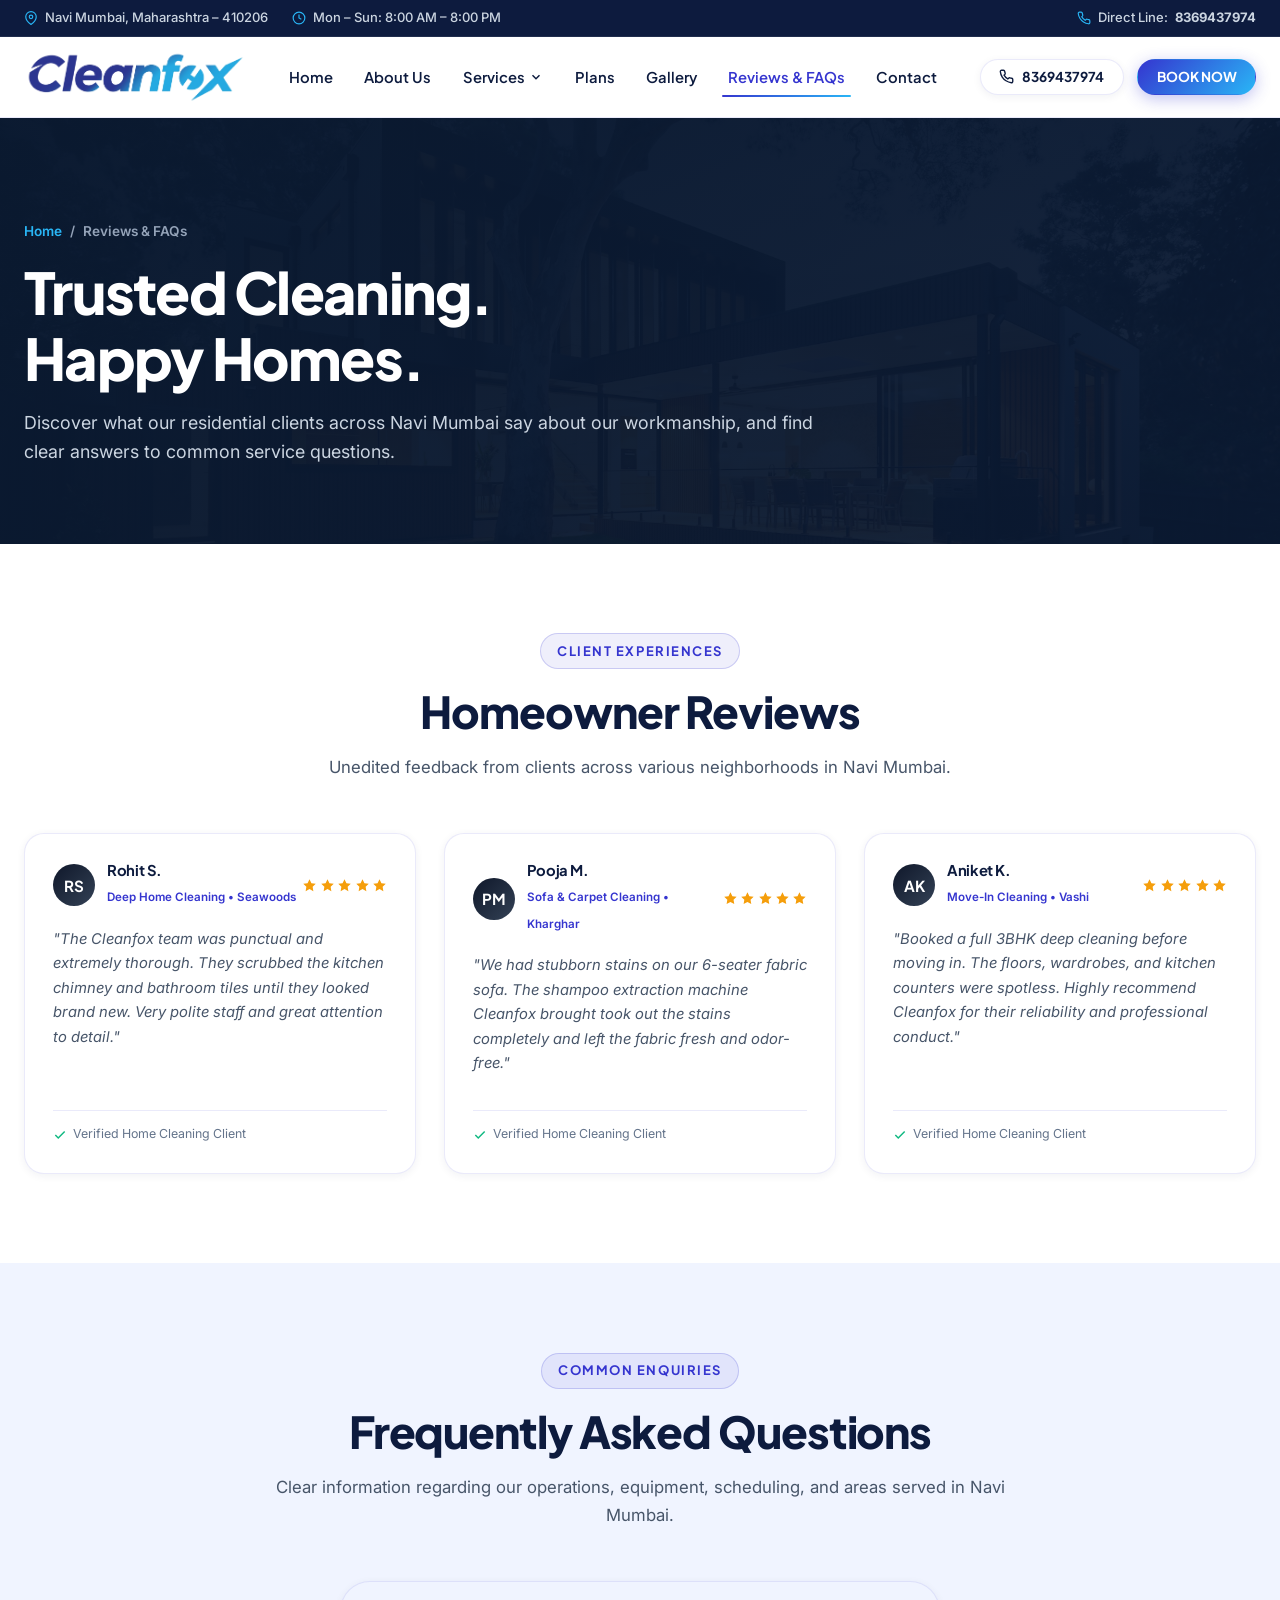
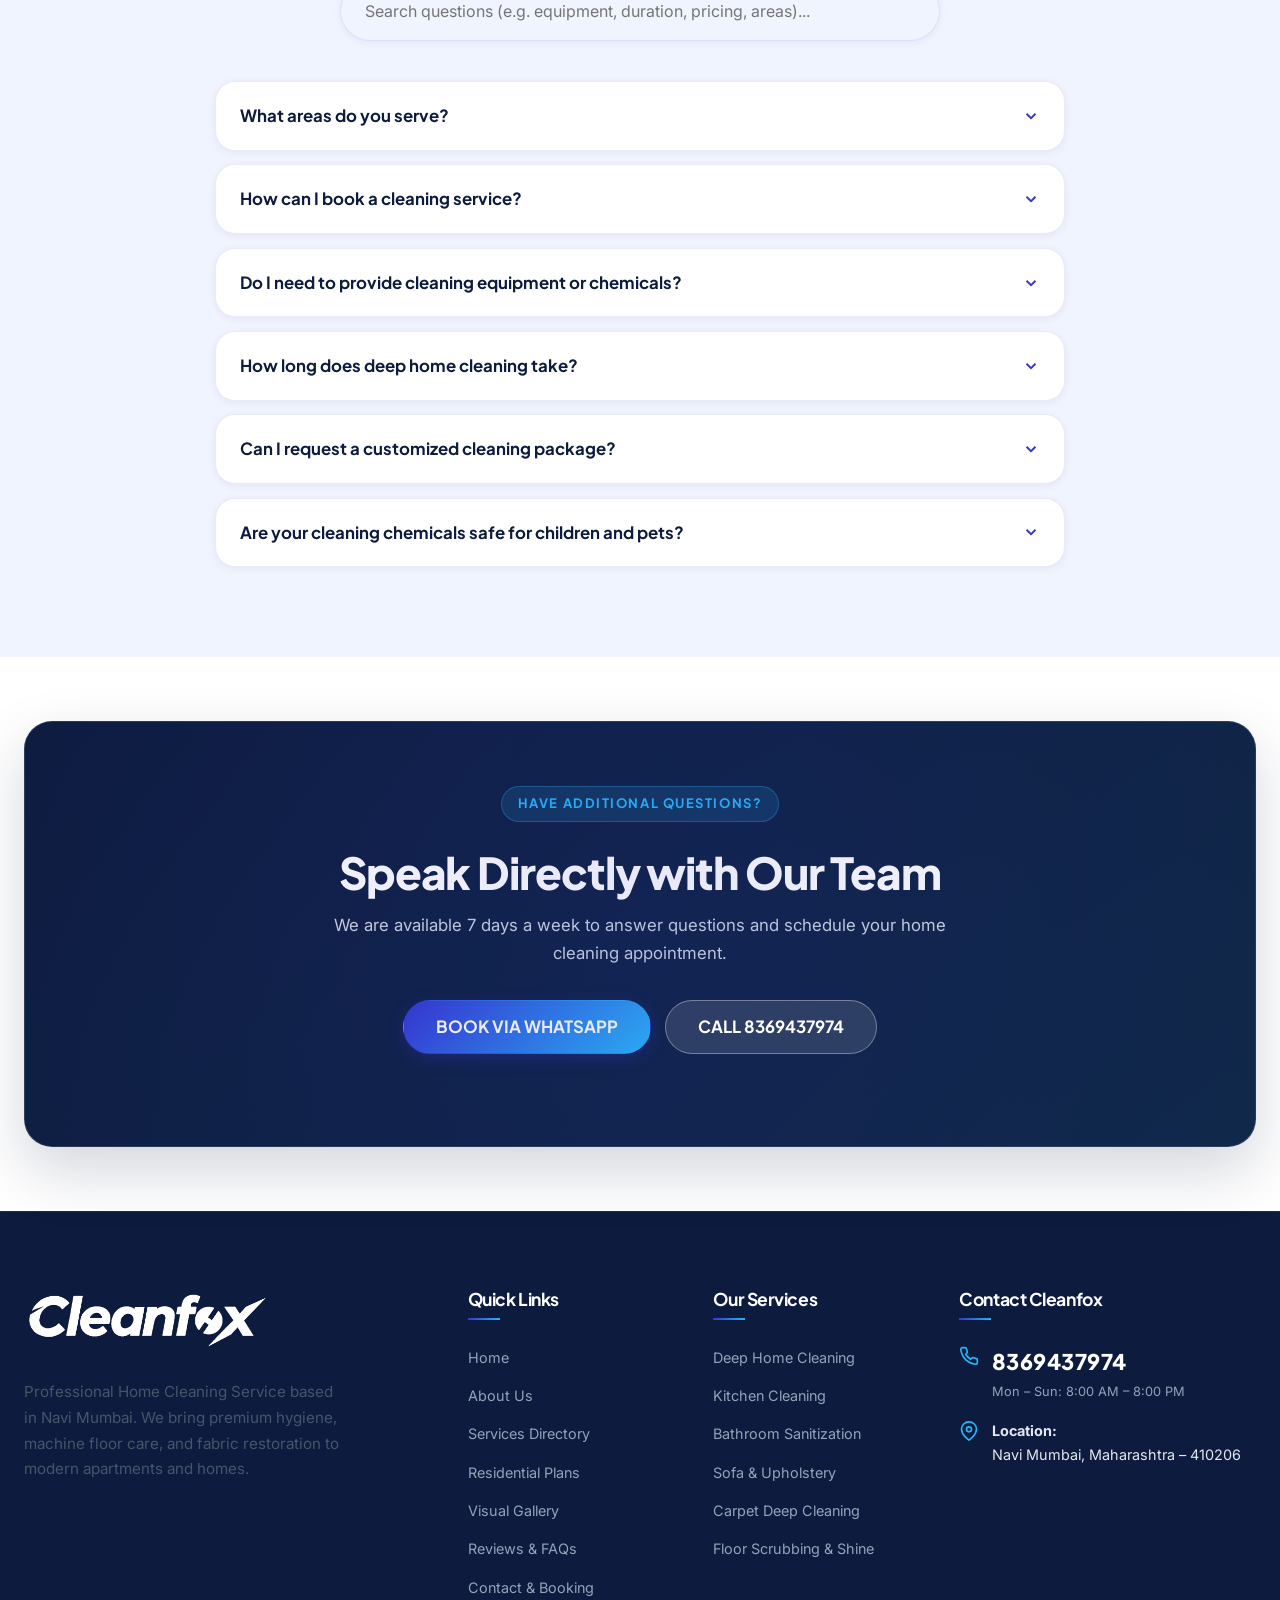
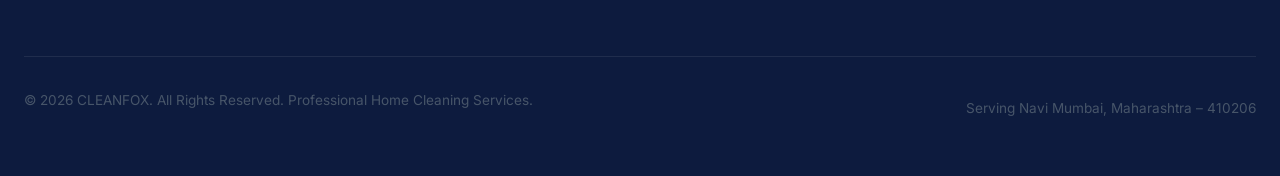
<file: reviews-faqs.html>
<!DOCTYPE html>
<html lang="en">
<head>
  <meta charset="UTF-8">
  <meta name="viewport" content="width=device-width, initial-scale=1.0">
  <title>Customer Reviews & FAQs | CLEANFOX Navi Mumbai | 8369437974</title>
  <meta name="description" content="Read customer feedback and frequently asked questions regarding Cleanfox home cleaning services in Navi Mumbai. Learn about our process, timing, and equipment.">
  <meta name="keywords" content="Cleanfox reviews, cleaning FAQs Navi Mumbai, home cleaning questions Kharghar, deep cleaning cost Vashi 410206">

  <!-- OpenGraph -->
  <meta property="og:title" content="Reviews & FAQs | CLEANFOX Navi Mumbai">
  <meta property="og:description" content="Trusted Cleaning. Happy Homes. Find answers to common questions.">
  <meta property="og:type" content="website">

  <!-- Stylesheets -->
  <link rel="stylesheet" href="css/main.css">
  <link rel="stylesheet" href="css/components.css">
  <link rel="stylesheet" href="css/pages.css">

  <script type="application/ld+json">
  {
    "@context": "https://schema.org",
    "@type": "FAQPage",
    "mainEntity": [
      {
        "@type": "Question",
        "name": "What areas do you serve?",
        "acceptedAnswer": {
          "@type": "Answer",
          "text": "Cleanfox is based in Navi Mumbai, Maharashtra – 410206 and proudly serves Kharghar, Panvel, Vashi, Nerul, Belapur, Seawoods, Ulwe, Airoli, Ghansoli, and surrounding residential nodes."
        }
      },
      {
        "@type": "Question",
        "name": "How can I book a cleaning service?",
        "acceptedAnswer": {
          "@type": "Answer",
          "text": "You can book directly by calling our customer line at 8369437974, messaging via WhatsApp, or submitting your property details through our online booking form."
        }
      },
      {
        "@type": "Question",
        "name": "Do I need to provide cleaning equipment or chemicals?",
        "acceptedAnswer": {
          "@type": "Answer",
          "text": "No, you do not need to provide any equipment. The Cleanfox team arrives fully equipped with commercial single-disc floor scrubbers, high-power HEPA vacuum cleaners, ladder tools, and eco-certified sanitization formulations."
        }
      },
      {
        "@type": "Question",
        "name": "How long does a deep cleaning service take?",
        "acceptedAnswer": {
          "@type": "Answer",
          "text": "Duration depends on property size and condition. Typically, a 1BHK takes 3.5 to 4.5 hours, a 2BHK takes 4.5 to 6 hours, and a 3BHK takes 6 to 8 hours with a multi-person specialist crew."
        }
      },
      {
        "@type": "Question",
        "name": "Can I request a customized cleaning service?",
        "acceptedAnswer": {
          "@type": "Answer",
          "text": "Yes, absolutely! Whether you only need kitchen degreasing, bathroom descaling, balcony cleaning, or sofa shampooing, we can tailor a package specifically for your residence."
        }
      }
    ]
  }
  </script>
</head>
<body>

  <!-- Top Announcement Bar -->
  <div class="header-top-bar">
    <div class="container top-bar-inner">
      <div class="top-bar-left">
        <span class="top-bar-item">
          <svg viewBox="0 0 24 24" fill="none" stroke="currentColor" stroke-width="2"><path d="M21 10c0 7-9 13-9 13s-9-6-9-13a9 9 0 0 1 18 0z"></path><circle cx="12" cy="10" r="3"></circle></svg>
          Navi Mumbai, Maharashtra – 410206
        </span>
        <span class="top-bar-item">
          <svg viewBox="0 0 24 24" fill="none" stroke="currentColor" stroke-width="2"><circle cx="12" cy="12" r="10"></circle><polyline points="12 6 12 12 16 14"></polyline></svg>
          Mon – Sun: 8:00 AM – 8:00 PM
        </span>
      </div>
      <div class="top-bar-right">
        <a href="tel:8369437974" class="top-bar-item">
          <svg viewBox="0 0 24 24" fill="none" stroke="currentColor" stroke-width="2"><path d="M22 16.92v3a2 2 0 0 1-2.18 2 19.79 19.79 0 0 1-8.63-3.07 19.5 19.5 0 0 1-6-6 19.79 19.79 0 0 1-3.07-8.67A2 2 0 0 1 4.11 2h3a2 2 0 0 1 2 1.72 12.84 12.84 0 0 0 .7 2.81 2 2 0 0 1-.45 2.11L8.09 9.91a16 16 0 0 0 6 6l1.27-1.27a2 2 0 0 1 2.11-.45 12.84 12.84 0 0 0 2.81.7A2 2 0 0 1 22 16.92z"></path></svg>
          Direct Line: <strong>8369437974</strong>
        </a>
      </div>
    </div>
  </div>

    <!-- Sticky Main Navigation -->
  <header class="site-header" id="siteHeader">
    <div class="container header-container">
      <a href="index.html" class="brand-logo" aria-label="CLEANFOX Home">
          <img src="images/cleanfox-logo.png" alt="Cleanfox - Premium Home Cleaning Navi Mumbai" class="brand-logo-img">
        </a>

      <!-- Desktop Nav -->
      <nav aria-label="Primary Navigation">
        <ul class="nav-menu">
          <li class="nav-item"><a href="index.html" class="nav-link">Home</a></li>
          <li class="nav-item"><a href="about.html" class="nav-link">About Us</a></li>
          <li class="nav-item">
            <a href="services.html" class="nav-link">
              Services
              <svg class="dropdown-chevron" viewBox="0 0 24 24" fill="none" stroke="currentColor" stroke-width="2.5"><polyline points="6 9 12 15 18 9"></polyline></svg>
            </a>
            <div class="nav-dropdown-menu">
              <a href="services.html" class="dropdown-link">
                <svg viewBox="0 0 24 24" fill="none" stroke="currentColor" stroke-width="2"><rect x="3" y="3" width="7" height="7"></rect><rect x="14" y="3" width="7" height="7"></rect><rect x="14" y="14" width="7" height="7"></rect><rect x="3" y="14" width="7" height="7"></rect></svg>
                All 10 Services Directory
              </a>
              <div class="dropdown-divider"></div>
              <a href="deep-cleaning.html" class="dropdown-link">
                <svg viewBox="0 0 24 24" fill="none" stroke="currentColor" stroke-width="2"><polygon points="12 2 15.09 8.26 22 9.27 17 14.14 18.18 21.02 12 17.77 5.82 21.02 7 14.14 2 9.27 8.91 8.26 12 2"></polygon></svg>
                Deep Home Cleaning
              </a>
              <a href="kitchen-bathroom.html" class="dropdown-link">
                <svg viewBox="0 0 24 24" fill="none" stroke="currentColor" stroke-width="2"><path d="M12 22s8-4 8-10V5l-8-3-8 3v7c0 6 8 10 8 10z"></path></svg>
                Kitchen & Bathroom
              </a>
              <a href="sofa-carpet.html" class="dropdown-link">
                <svg viewBox="0 0 24 24" fill="none" stroke="currentColor" stroke-width="2"><path d="M4 18v3M20 18v3M4 11h16M2 14h20M6 11V7a2 2 0 0 1 2-2h8a2 2 0 0 1 2 2v4"></path></svg>
                Sofa & Carpet Care
              </a>
            </div>
          </li>
          <li class="nav-item"><a href="plans.html" class="nav-link">Plans</a></li>
          <li class="nav-item"><a href="gallery.html" class="nav-link">Gallery</a></li>
          <li class="nav-item"><a href="reviews-faqs.html" class="nav-link">Reviews & FAQs</a></li>
          <li class="nav-item"><a href="contact.html" class="nav-link">Contact</a></li>
        </ul>
      </nav>

      <div class="nav-actions">
        <a href="tel:8369437974" class="btn btn-secondary btn-sm" aria-label="Call Cleanfox">
          <svg width="15" height="15" viewBox="0 0 24 24" fill="none" stroke="currentColor" stroke-width="2.2"><path d="M22 16.92v3a2 2 0 0 1-2.18 2 19.79 19.79 0 0 1-8.63-3.07 19.5 19.5 0 0 1-6-6 19.79 19.79 0 0 1-3.07-8.67A2 2 0 0 1 4.11 2h3a2 2 0 0 1 2 1.72 12.84 12.84 0 0 0 .7 2.81 2 2 0 0 1-.45 2.11L8.09 9.91a16 16 0 0 0 6 6l1.27-1.27a2 2 0 0 1 2.11-.45 12.84 12.84 0 0 0 2.81.7A2 2 0 0 1 22 16.92z"></path></svg>
          8369437974
        </a>
        <a href="https://wa.me/918369437974?text=Hi%20Cleanfox%2C%20I%20would%20like%20to%20enquire%20about%20booking%20a%20home%20cleaning%20service%20in%20Navi%20Mumbai." class="btn btn-primary btn-sm" target="_blank" rel="noopener">BOOK NOW</a>
        <button class="mobile-toggle" aria-label="Toggle navigation menu">
          <svg viewBox="0 0 24 24" fill="none" stroke="currentColor" stroke-width="2.5"><line x1="3" y1="12" x2="21" y2="12"></line><line x1="3" y1="6" x2="21" y2="6"></line><line x1="3" y1="18" x2="21" y2="18"></line></svg>
        </button>
      </div>
    </div>
  </header>

  <!-- Mobile Drawer -->
  <div class="mobile-drawer">
    <div class="drawer-content">
      <div class="drawer-header">
        <a href="index.html" class="brand-logo">
          <img src="images/cleanfox-logo.png" alt="Cleanfox - Premium Home Cleaning Navi Mumbai" class="brand-logo-img">
        </a>
        <button class="drawer-close" aria-label="Close menu">
          <svg width="22" height="22" viewBox="0 0 24 24" fill="none" stroke="currentColor" stroke-width="2"><line x1="18" y1="6" x2="6" y2="18"></line><line x1="6" y1="6" x2="18" y2="18"></line></svg>
        </button>
      </div>

      <div class="drawer-section-title">Navigation</div>
      <ul class="drawer-nav">
        <li><a href="index.html">Home</a></li>
        <li><a href="about.html">About Us</a></li>
        <li><a href="plans.html">Residential Plans</a></li>
        <li><a href="gallery.html">Visual Gallery</a></li>
        <li><a href="reviews-faqs.html">Reviews & FAQs</a></li>
        <li><a href="contact.html">Contact / Book Now</a></li>
      </ul>

      <div class="drawer-section-title">Specialized Services</div>
      <ul class="drawer-nav">
        <li><a href="services.html">All 10 Services Directory</a></li>
        <li><a href="deep-cleaning.html">Deep Home Cleaning</a></li>
        <li><a href="kitchen-bathroom.html">Kitchen & Bathroom</a></li>
        <li><a href="sofa-carpet.html">Sofa & Carpet</a></li>
      </ul>

      <div class="drawer-footer">
        <a href="tel:8369437974" class="btn btn-primary btn-lg" style="width: 100%;">
          <svg width="18" height="18" viewBox="0 0 24 24" fill="none" stroke="currentColor" stroke-width="2.2"><path d="M22 16.92v3a2 2 0 0 1-2.18 2 19.79 19.79 0 0 1-8.63-3.07 19.5 19.5 0 0 1-6-6 19.79 19.79 0 0 1-3.07-8.67A2 2 0 0 1 4.11 2h3a2 2 0 0 1 2 1.72 12.84 12.84 0 0 0 .7 2.81 2 2 0 0 1-.45 2.11L8.09 9.91a16 16 0 0 0 6 6l1.27-1.27a2 2 0 0 1 2.11-.45 12.84 12.84 0 0 0 2.81.7A2 2 0 0 1 22 16.92z"></path></svg>
          Call 8369437974
        </a>
      </div>
    </div>
  </div>
  </div>

  <main>
    <!-- PAGE HERO BANNER -->
    <section class="page-hero">
      <img src="images/hero/hero-6.jpg" alt="Trusted Cleaning Happy Homes" class="page-hero-bg">
      <div class="page-hero-overlay"></div>
      <div class="container">
        <div class="page-hero-content">
          <div class="breadcrumb-nav">
            <a href="index.html">Home</a>
            <span>/</span>
            <span>Reviews & FAQs</span>
          </div>
          <h1 class="page-hero-title">Trusted Cleaning.<br>Happy Homes.</h1>
          <p class="page-hero-desc">
            Discover what our residential clients across Navi Mumbai say about our workmanship, and find clear answers to common service questions.
          </p>
        </div>
      </div>
    </section>

    <!-- SECTION 1: CUSTOMER REVIEWS -->
    <section class="section-spacing">
      <div class="container">
        <div class="section-header">
          <div class="section-tag">Client Experiences</div>
          <h2 class="section-title">Homeowner Reviews</h2>
          <p class="section-desc">Unedited feedback from clients across various neighborhoods in Navi Mumbai.</p>
        </div>

        <div class="reviews-grid">
          <!-- 1 -->
          <div class="review-card">
            <div class="review-header">
              <div class="review-author">
                <div class="review-avatar">RS</div>
                <div class="review-author-info">
                  <h4>Rohit S.</h4>
                  <span class="review-service-tag">Deep Home Cleaning • Seawoods</span>
                </div>
              </div>
              <div class="review-stars">
                <svg viewBox="0 0 24 24"><polygon points="12 2 15.09 8.26 22 9.27 17 14.14 18.18 21.02 12 17.77 5.82 21.02 7 14.14 2 9.27 8.91 8.26 12 2"></polygon></svg>
                <svg viewBox="0 0 24 24"><polygon points="12 2 15.09 8.26 22 9.27 17 14.14 18.18 21.02 12 17.77 5.82 21.02 7 14.14 2 9.27 8.91 8.26 12 2"></polygon></svg>
                <svg viewBox="0 0 24 24"><polygon points="12 2 15.09 8.26 22 9.27 17 14.14 18.18 21.02 12 17.77 5.82 21.02 7 14.14 2 9.27 8.91 8.26 12 2"></polygon></svg>
                <svg viewBox="0 0 24 24"><polygon points="12 2 15.09 8.26 22 9.27 17 14.14 18.18 21.02 12 17.77 5.82 21.02 7 14.14 2 9.27 8.91 8.26 12 2"></polygon></svg>
                <svg viewBox="0 0 24 24"><polygon points="12 2 15.09 8.26 22 9.27 17 14.14 18.18 21.02 12 17.77 5.82 21.02 7 14.14 2 9.27 8.91 8.26 12 2"></polygon></svg>
              </div>
            </div>
            <p class="review-body">
              "The Cleanfox team was punctual and extremely thorough. They scrubbed the kitchen chimney and bathroom tiles until they looked brand new. Very polite staff and great attention to detail."
            </p>
            <div class="review-footer">
              <svg width="14" height="14" viewBox="0 0 24 24" fill="none" stroke="#10B981" stroke-width="2.5"><polyline points="20 6 9 17 4 12"></polyline></svg>
              Verified Home Cleaning Client
            </div>
          </div>

          <!-- 2 -->
          <div class="review-card">
            <div class="review-header">
              <div class="review-author">
                <div class="review-avatar">PM</div>
                <div class="review-author-info">
                  <h4>Pooja M.</h4>
                  <span class="review-service-tag">Sofa & Carpet Cleaning • Kharghar</span>
                </div>
              </div>
              <div class="review-stars">
                <svg viewBox="0 0 24 24"><polygon points="12 2 15.09 8.26 22 9.27 17 14.14 18.18 21.02 12 17.77 5.82 21.02 7 14.14 2 9.27 8.91 8.26 12 2"></polygon></svg>
                <svg viewBox="0 0 24 24"><polygon points="12 2 15.09 8.26 22 9.27 17 14.14 18.18 21.02 12 17.77 5.82 21.02 7 14.14 2 9.27 8.91 8.26 12 2"></polygon></svg>
                <svg viewBox="0 0 24 24"><polygon points="12 2 15.09 8.26 22 9.27 17 14.14 18.18 21.02 12 17.77 5.82 21.02 7 14.14 2 9.27 8.91 8.26 12 2"></polygon></svg>
                <svg viewBox="0 0 24 24"><polygon points="12 2 15.09 8.26 22 9.27 17 14.14 18.18 21.02 12 17.77 5.82 21.02 7 14.14 2 9.27 8.91 8.26 12 2"></polygon></svg>
                <svg viewBox="0 0 24 24"><polygon points="12 2 15.09 8.26 22 9.27 17 14.14 18.18 21.02 12 17.77 5.82 21.02 7 14.14 2 9.27 8.91 8.26 12 2"></polygon></svg>
              </div>
            </div>
            <p class="review-body">
              "We had stubborn stains on our 6-seater fabric sofa. The shampoo extraction machine Cleanfox brought took out the stains completely and left the fabric fresh and odor-free."
            </p>
            <div class="review-footer">
              <svg width="14" height="14" viewBox="0 0 24 24" fill="none" stroke="#10B981" stroke-width="2.5"><polyline points="20 6 9 17 4 12"></polyline></svg>
              Verified Home Cleaning Client
            </div>
          </div>

          <!-- 3 -->
          <div class="review-card">
            <div class="review-header">
              <div class="review-author">
                <div class="review-avatar">AK</div>
                <div class="review-author-info">
                  <h4>Aniket K.</h4>
                  <span class="review-service-tag">Move-In Cleaning • Vashi</span>
                </div>
              </div>
              <div class="review-stars">
                <svg viewBox="0 0 24 24"><polygon points="12 2 15.09 8.26 22 9.27 17 14.14 18.18 21.02 12 17.77 5.82 21.02 7 14.14 2 9.27 8.91 8.26 12 2"></polygon></svg>
                <svg viewBox="0 0 24 24"><polygon points="12 2 15.09 8.26 22 9.27 17 14.14 18.18 21.02 12 17.77 5.82 21.02 7 14.14 2 9.27 8.91 8.26 12 2"></polygon></svg>
                <svg viewBox="0 0 24 24"><polygon points="12 2 15.09 8.26 22 9.27 17 14.14 18.18 21.02 12 17.77 5.82 21.02 7 14.14 2 9.27 8.91 8.26 12 2"></polygon></svg>
                <svg viewBox="0 0 24 24"><polygon points="12 2 15.09 8.26 22 9.27 17 14.14 18.18 21.02 12 17.77 5.82 21.02 7 14.14 2 9.27 8.91 8.26 12 2"></polygon></svg>
                <svg viewBox="0 0 24 24"><polygon points="12 2 15.09 8.26 22 9.27 17 14.14 18.18 21.02 12 17.77 5.82 21.02 7 14.14 2 9.27 8.91 8.26 12 2"></polygon></svg>
              </div>
            </div>
            <p class="review-body">
              "Booked a full 3BHK deep cleaning before moving in. The floors, wardrobes, and kitchen counters were spotless. Highly recommend Cleanfox for their reliability and professional conduct."
            </p>
            <div class="review-footer">
              <svg width="14" height="14" viewBox="0 0 24 24" fill="none" stroke="#10B981" stroke-width="2.5"><polyline points="20 6 9 17 4 12"></polyline></svg>
              Verified Home Cleaning Client
            </div>
          </div>
        </div>
      </div>
    </section>

    <!-- SECTION 2: FAQ ACCORDION SECTION -->
    <section class="section-spacing bg-subtle">
      <div class="container">
        <div class="section-header">
          <div class="section-tag">Common Enquiries</div>
          <h2 class="section-title">Frequently Asked Questions</h2>
          <p class="section-desc">Clear information regarding our operations, equipment, scheduling, and areas served in Navi Mumbai.</p>
        </div>

        <!-- Search Bar -->
        <div style="max-width: 600px; margin: 0 auto 2.5rem;">
          <input type="text" id="faqSearchInput" class="form-input" placeholder="Search questions (e.g. equipment, duration, pricing, areas)..." style="padding: 1rem 1.5rem; font-size: 1rem; border-radius: var(--radius-full); box-shadow: var(--shadow-sm);">
        </div>

        <div class="faq-accordion">
          <!-- Q1 -->
          <div class="faq-item">
            <button class="faq-question">
              <span>What areas do you serve?</span>
              <svg class="faq-chevron" viewBox="0 0 24 24" fill="none" stroke="currentColor" stroke-width="2.5"><polyline points="6 9 12 15 18 9"></polyline></svg>
            </button>
            <div class="faq-answer">
              Cleanfox is proudly based in Navi Mumbai, Maharashtra – 410206. We provide full-service home cleaning across all nodes of Navi Mumbai, including Kharghar, Panvel, Vashi, Nerul, Belapur, Seawoods, Ulwe, Airoli, Sanpada, Kopar Khairane, and Ghansoli.
            </div>
          </div>

          <!-- Q2 -->
          <div class="faq-item">
            <button class="faq-question">
              <span>How can I book a cleaning service?</span>
              <svg class="faq-chevron" viewBox="0 0 24 24" fill="none" stroke="currentColor" stroke-width="2.5"><polyline points="6 9 12 15 18 9"></polyline></svg>
            </button>
            <div class="faq-answer">
              Booking is fast and easy. You can call our direct helpline at <strong>8369437974</strong>, reach us via WhatsApp, or submit your details through our online booking page. Our coordinator will confirm your property size, date, time slot, and provide a customized quote.
            </div>
          </div>

          <!-- Q3 -->
          <div class="faq-item">
            <button class="faq-question">
              <span>Do I need to provide cleaning equipment or chemicals?</span>
              <svg class="faq-chevron" viewBox="0 0 24 24" fill="none" stroke="currentColor" stroke-width="2.5"><polyline points="6 9 12 15 18 9"></polyline></svg>
            </button>
            <div class="faq-answer">
              No. Cleanfox brings all required commercial machinery (single-disc rotary scrubbers, wet/dry HEPA vacuum extractors, telescopic ladders, and microfiber sets) along with specialized, eco-friendly sanitizing solutions. We only require access to regular water and electrical power sockets at your residence.
            </div>
          </div>

          <!-- Q4 -->
          <div class="faq-item">
            <button class="faq-question">
              <span>How long does deep home cleaning take?</span>
              <svg class="faq-chevron" viewBox="0 0 24 24" fill="none" stroke="currentColor" stroke-width="2.5"><polyline points="6 9 12 15 18 9"></polyline></svg>
            </button>
            <div class="faq-answer">
              The duration depends on your property size and selected service level. Typically:
              <ul style="margin-top: 0.5rem; padding-left: 1.5rem;">
                <li><strong>1 BHK Apartment:</strong> 3.5 – 4.5 Hours (2 specialists)</li>
                <li><strong>2 BHK Apartment:</strong> 4.5 – 6.0 Hours (3 specialists)</li>
                <li><strong>3 BHK Apartment:</strong> 6.0 – 8.0 Hours (4 specialists)</li>
                <li><strong>4+ BHK / Villas:</strong> 7.5 – 9.5+ Hours (Full dedicated team)</li>
              </ul>
            </div>
          </div>

          <!-- Q5 -->
          <div class="faq-item">
            <button class="faq-question">
              <span>Can I request a customized cleaning package?</span>
              <svg class="faq-chevron" viewBox="0 0 24 24" fill="none" stroke="currentColor" stroke-width="2.5"><polyline points="6 9 12 15 18 9"></polyline></svg>
            </button>
            <div class="faq-answer">
              Yes, absolutely. If you only require specific areas cleaned (such as only kitchen degreasing, bathroom descaling, balcony scrubbing, or sofa shampooing), we will tailor a personalized package suited exactly to your requirements.
            </div>
          </div>

          <!-- Q6 -->
          <div class="faq-item">
            <button class="faq-question">
              <span>Are your cleaning chemicals safe for children and pets?</span>
              <svg class="faq-chevron" viewBox="0 0 24 24" fill="none" stroke="currentColor" stroke-width="2.5"><polyline points="6 9 12 15 18 9"></polyline></svg>
            </button>
            <div class="faq-answer">
              Yes. We strictly utilize pH-balanced, non-corrosive, non-toxic, and biodegradable formulations designed specifically for residential indoor environments. They leave zero hazardous residue and a clean, neutral scent.
            </div>
          </div>
        </div>
      </div>
    </section>

    <!-- FINAL CTA -->
    <section class="section-spacing-sm">
      <div class="container">
        <div class="cta-banner-wrapper">
          <div class="section-tag light" style="margin-bottom: 1.5rem;">Have Additional Questions?</div>
          <h2 class="cta-banner-title">Speak Directly with Our Team</h2>
          <p class="cta-banner-desc">
            We are available 7 days a week to answer questions and schedule your home cleaning appointment.
          </p>
          <div class="cta-buttons-row">
            <a href="https://wa.me/918369437974?text=Hi%20Cleanfox%2C%20I%20would%20like%20to%20book%20a%20home%20cleaning%20service%20in%20Navi%20Mumbai." class="btn btn-primary btn-lg" target="_blank" rel="noopener">BOOK VIA WHATSAPP</a>
            <a href="tel:8369437974" class="btn btn-outline-light btn-lg">CALL 8369437974</a>
          </div>
        </div>
      </div>
    </section>
  </main>

  <!-- Multi-Column Luxury Footer -->
  <footer class="site-footer">
    <div class="container">
      <div class="footer-grid">
        <div class="footer-brand">
          <a href="index.html" class="brand-logo" style="color: #FFFFFF;">
            <img src="images/cleanfox-logo-white.png" alt="Cleanfox" class="brand-logo-img">
          </a>
          <p class="footer-about">
            Professional Home Cleaning Service based in Navi Mumbai. We bring premium hygiene, machine floor care, and fabric restoration to modern apartments and homes.
          </p>
        </div>
        <div>
          <h4 class="footer-heading">Quick Links</h4>
          <ul class="footer-links">
            <li><a href="index.html">Home</a></li>
            <li><a href="about.html">About Us</a></li>
            <li><a href="services.html">Services Directory</a></li>
            <li><a href="plans.html">Residential Plans</a></li>
            <li><a href="gallery.html">Visual Gallery</a></li>
            <li><a href="reviews-faqs.html">Reviews & FAQs</a></li>
            <li><a href="contact.html">Contact & Booking</a></li>
          </ul>
        </div>
        <div>
          <h4 class="footer-heading">Our Services</h4>
          <ul class="footer-links">
            <li><a href="deep-cleaning.html">Deep Home Cleaning</a></li>
            <li><a href="kitchen-bathroom.html">Kitchen Cleaning</a></li>
            <li><a href="kitchen-bathroom.html">Bathroom Sanitization</a></li>
            <li><a href="sofa-carpet.html">Sofa & Upholstery</a></li>
            <li><a href="sofa-carpet.html">Carpet Deep Cleaning</a></li>
            <li><a href="services.html">Floor Scrubbing & Shine</a></li>
          </ul>
        </div>
        <div>
          <h4 class="footer-heading">Contact Cleanfox</h4>
          <ul class="footer-contact-list">
            <li class="footer-contact-item">
              <svg viewBox="0 0 24 24" fill="none" stroke="currentColor" stroke-width="2"><path d="M22 16.92v3a2 2 0 0 1-2.18 2 19.79 19.79 0 0 1-8.63-3.07 19.5 19.5 0 0 1-6-6 19.79 19.79 0 0 1-3.07-8.67A2 2 0 0 1 4.11 2h3a2 2 0 0 1 2 1.72 12.84 12.84 0 0 0 .7 2.81 2 2 0 0 1-.45 2.11L8.09 9.91a16 16 0 0 0 6 6l1.27-1.27a2 2 0 0 1 2.11-.45 12.84 12.84 0 0 0 2.81.7A2 2 0 0 1 22 16.92z"></path></svg>
              <div>
                <a href="tel:8369437974" class="footer-phone-big">8369437974</a>
                <span style="font-size: 0.8rem; color: #94A3B8;">Mon – Sun: 8:00 AM – 8:00 PM</span>
              </div>
            </li>
            <li class="footer-contact-item">
              <svg viewBox="0 0 24 24" fill="none" stroke="currentColor" stroke-width="2"><path d="M21 10c0 7-9 13-9 13s-9-6-9-13a9 9 0 0 1 18 0z"></path><circle cx="12" cy="10" r="3"></circle></svg>
              <div>
                <strong>Location:</strong><br>
                Navi Mumbai, Maharashtra – 410206
              </div>
            </li>
          </ul>
        </div>
      </div>
      <div class="footer-bottom">
        <p>© 2026 CLEANFOX. All Rights Reserved. Professional Home Cleaning Services.</p>
        <p>Serving Navi Mumbai, Maharashtra – 410206</p>
      </div>
    </div>
  </footer>

  <!-- Sticky Mobile Action Bar -->
  <div class="mobile-bottom-bar" aria-label="Mobile Quick Actions">
    <div class="bottom-bar-grid">
      <a href="tel:8369437974" class="bottom-bar-btn bottom-btn-call">
        <svg viewBox="0 0 24 24" fill="none" stroke="currentColor" stroke-width="2.2"><path d="M22 16.92v3a2 2 0 0 1-2.18 2 19.79 19.79 0 0 1-8.63-3.07 19.5 19.5 0 0 1-6-6 19.79 19.79 0 0 1-3.07-8.67A2 2 0 0 1 4.11 2h3a2 2 0 0 1 2 1.72 12.84 12.84 0 0 0 .7 2.81 2 2 0 0 1-.45 2.11L8.09 9.91a16 16 0 0 0 6 6l1.27-1.27a2 2 0 0 1 2.11-.45 12.84 12.84 0 0 0 2.81.7A2 2 0 0 1 22 16.92z"></path></svg>
        <span>CALL</span>
      </a>
      <a href="https://wa.me/918369437974?text=Hi%20Cleanfox%2C%20I%20have%20a%20question%20regarding%20home%20cleaning%20services." class="bottom-bar-btn bottom-btn-whatsapp" target="_blank" rel="noopener">
        <svg viewBox="0 0 24 24" fill="none" stroke="currentColor" stroke-width="2.2"><path d="M21 11.5a8.38 8.38 0 0 1-.9 3.8 8.5 8.5 0 0 1-7.6 4.7 8.38 8.38 0 0 1-3.8-.9L3 21l1.9-5.7a8.38 8.38 0 0 1-.9-3.8 8.5 8.5 0 0 1 4.7-7.6 8.38 8.38 0 0 1 3.8-.9h.5a8.48 8.48 0 0 1 8 8v.5z"></path></svg>
        <span>WHATSAPP</span>
      </a>
      <a href="https://wa.me/918369437974?text=Hi%20Cleanfox%2C%20I%20would%20like%20to%20book%20a%20home%20cleaning%20service%20in%20Navi%20Mumbai." class="bottom-bar-btn bottom-btn-book" target="_blank" rel="noopener">
        <svg viewBox="0 0 24 24" fill="none" stroke="currentColor" stroke-width="2.2"><rect x="3" y="4" width="18" height="18" rx="2" ry="2"></rect><line x1="16" y1="2" x2="16" y2="6"></line><line x1="8" y1="2" x2="8" y2="6"></line><line x1="3" y1="10" x2="21" y2="10"></line></svg>
        <span>BOOK NOW</span>
      </a>
    </div>
  </div>

  <script src="js/main.js"></script>
  <script src="js/faq.js"></script>
</body>
</html>
</file>
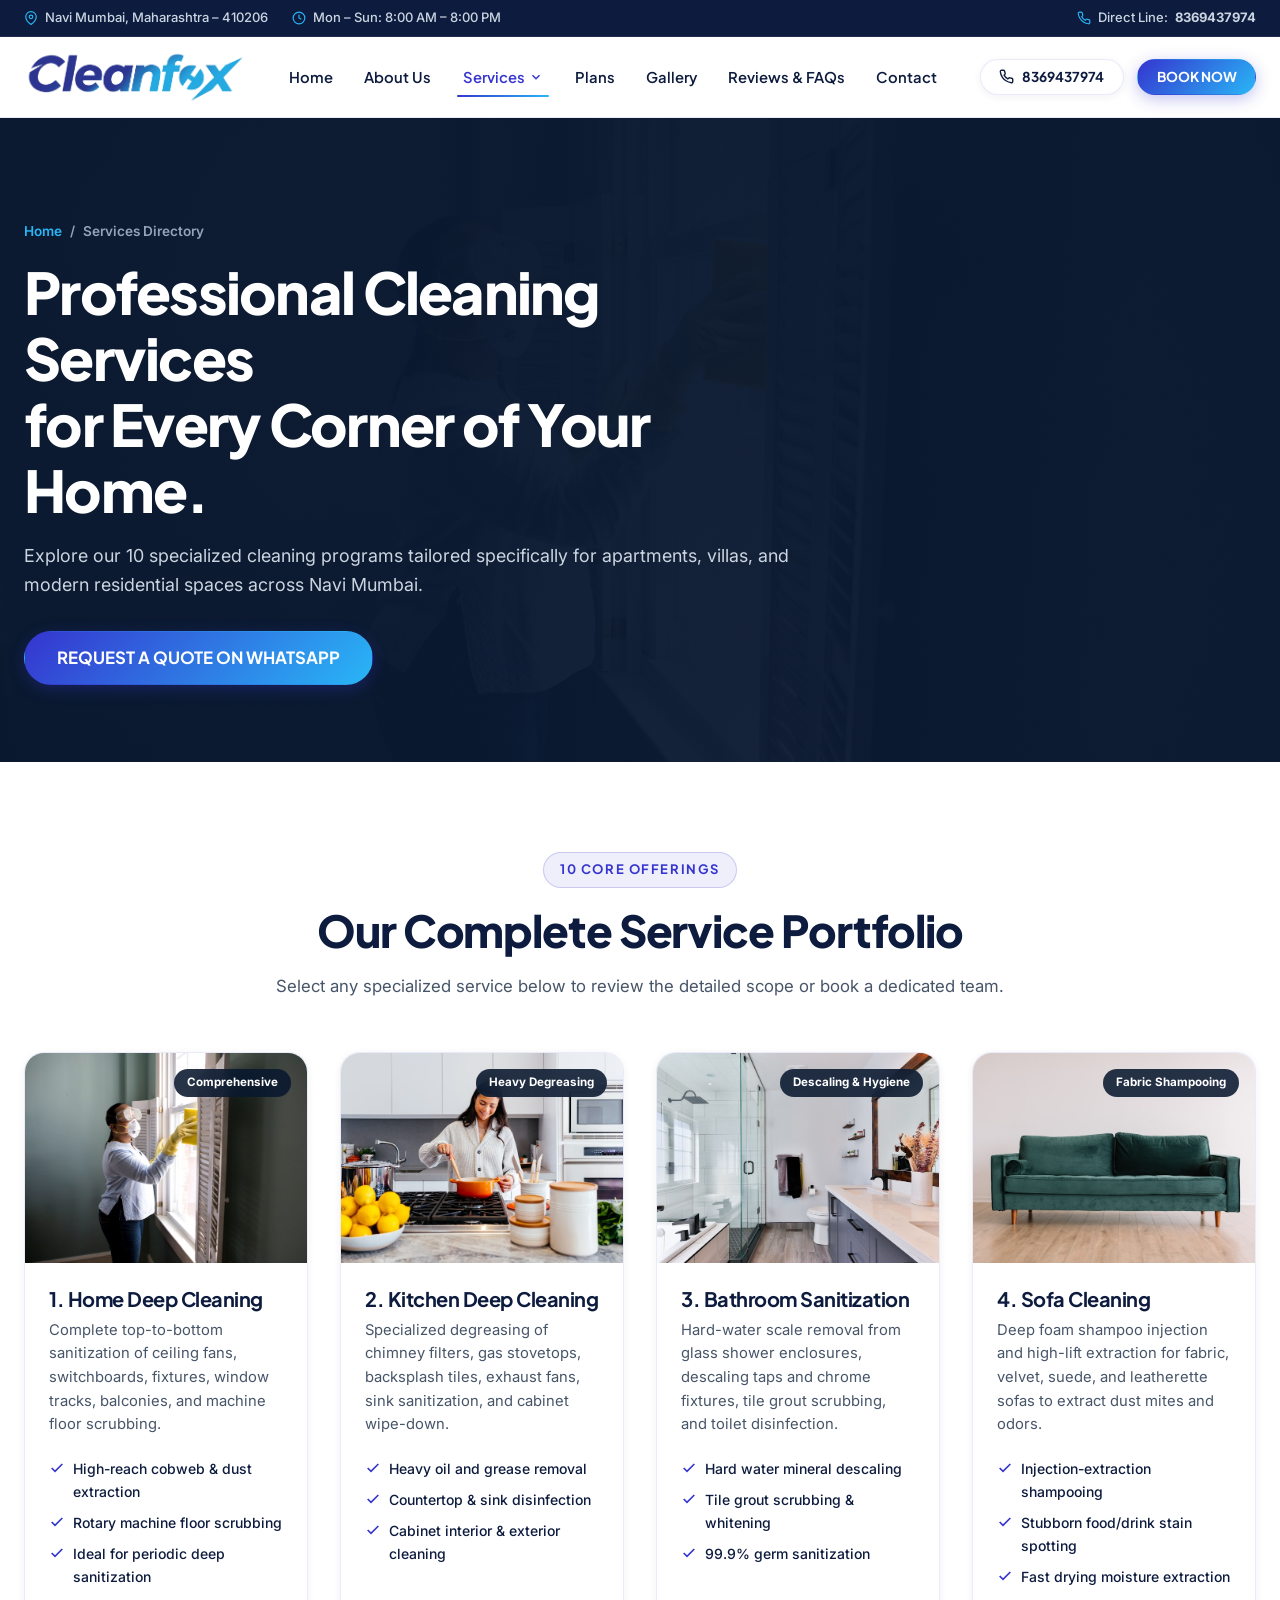
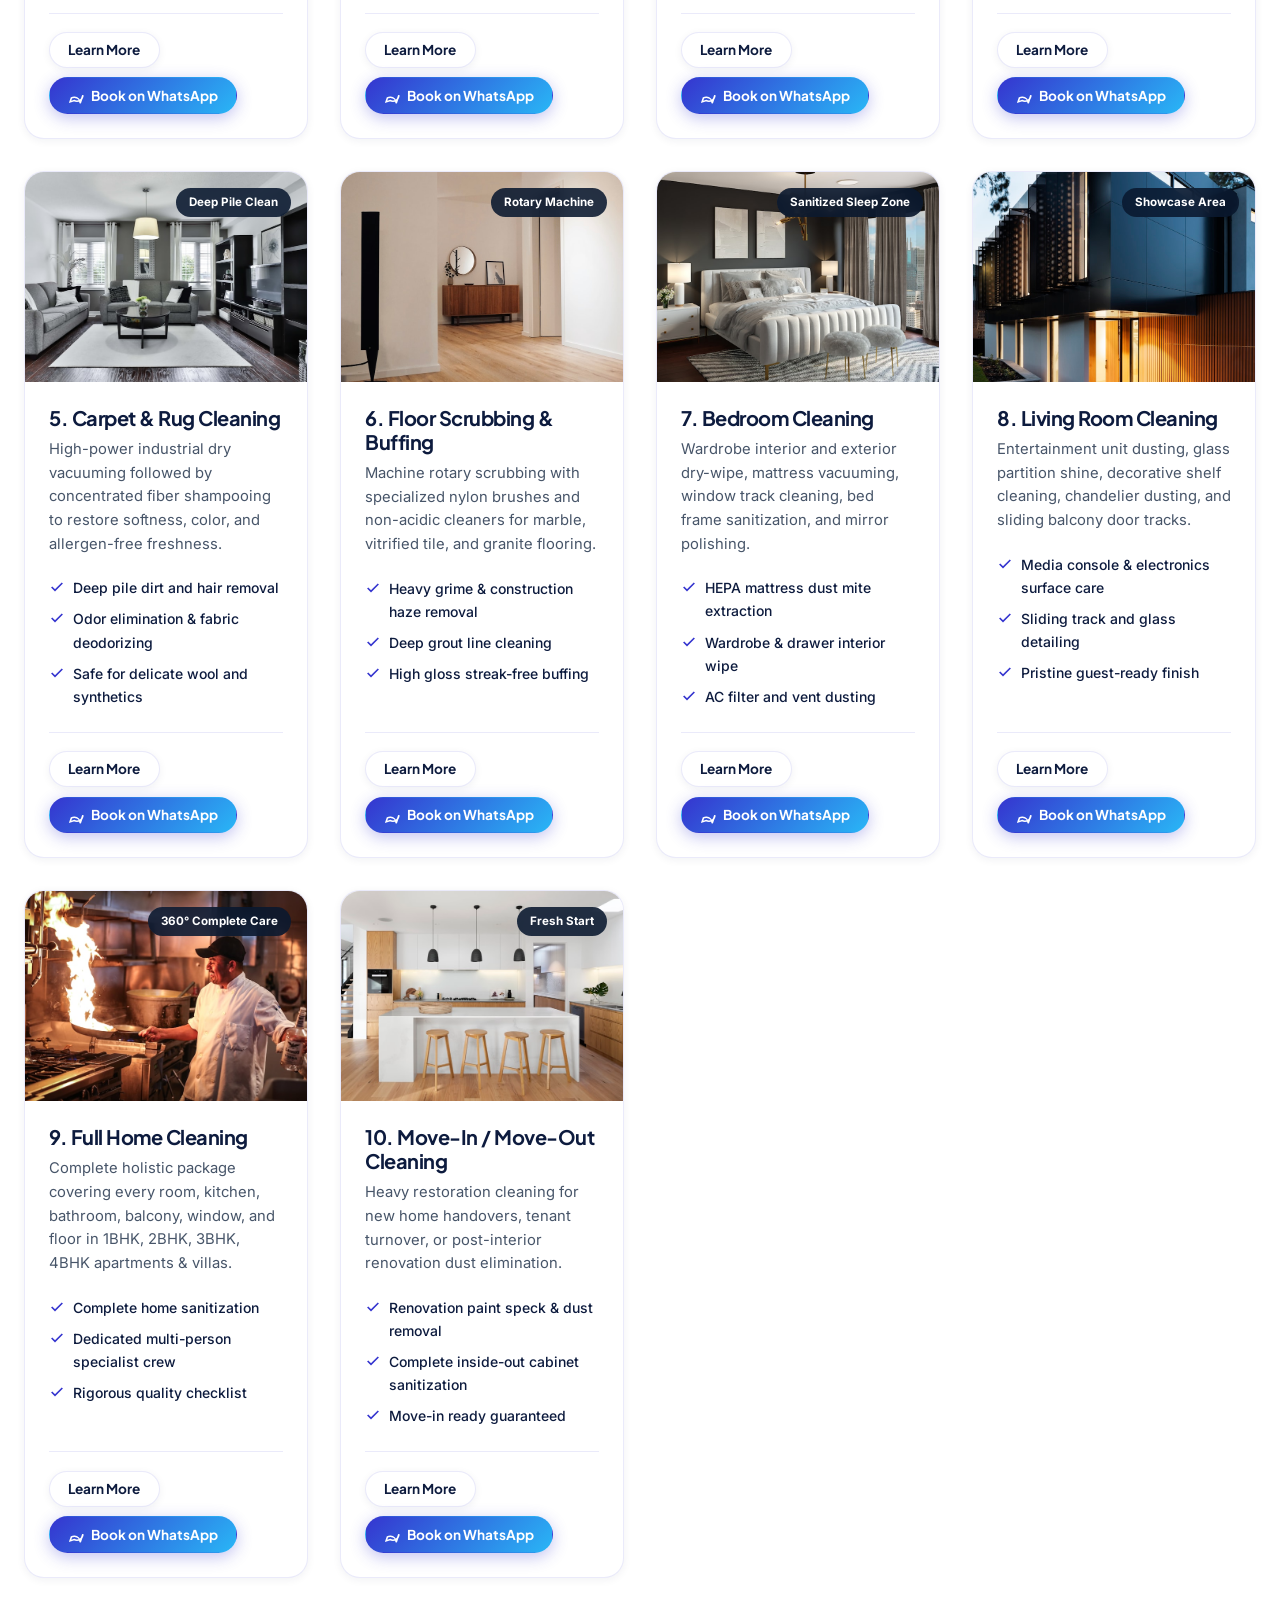
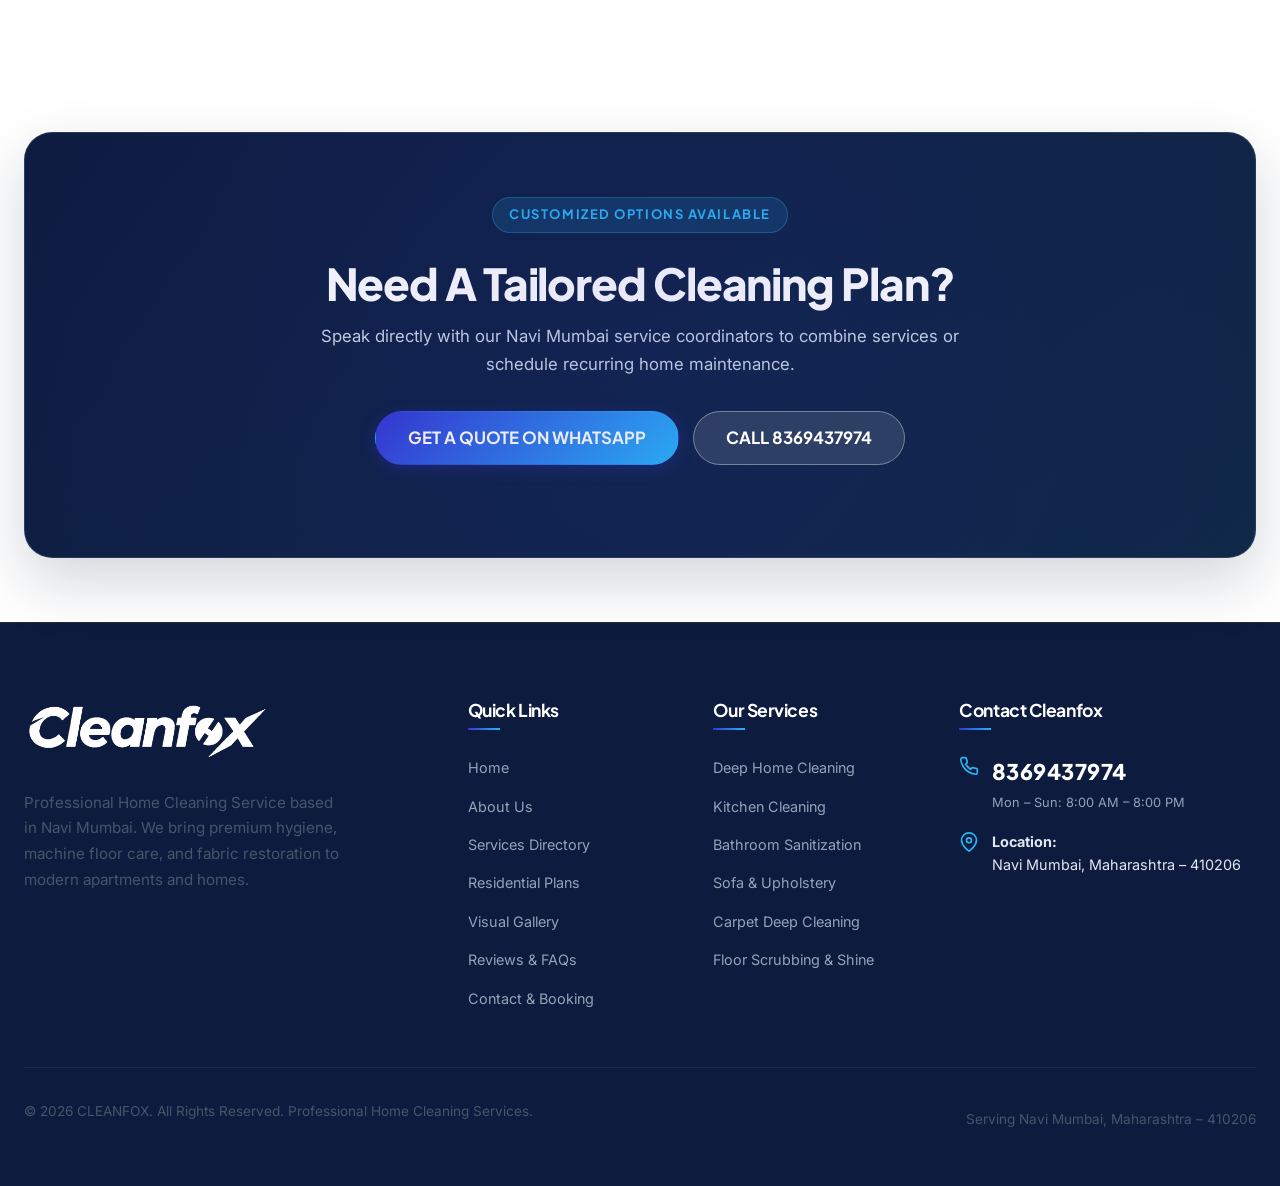
<file: services.html>
<!DOCTYPE html>
<html lang="en">
<head>
  <meta charset="UTF-8">
  <meta name="viewport" content="width=device-width, initial-scale=1.0">
  <title>Our Cleaning Services | CLEANFOX Navi Mumbai | 8369437974</title>
  <meta name="description" content="Explore Cleanfox's comprehensive home cleaning services in Navi Mumbai: Deep Cleaning, Kitchen Degreasing, Bathroom Sanitization, Sofa Shampooing, and Floor Buffing.">
  <meta name="keywords" content="home cleaning services Navi Mumbai, deep cleaning services 410206, bathroom sanitization, sofa cleaning Navi Mumbai, move in cleaning">

  <!-- OpenGraph -->
  <meta property="og:title" content="Our Cleaning Services | CLEANFOX Navi Mumbai">
  <meta property="og:description" content="Professional Cleaning Services for Every Corner of Your Home.">
  <meta property="og:type" content="website">

  <!-- Stylesheets -->
  <link rel="stylesheet" href="css/main.css">
  <link rel="stylesheet" href="css/components.css">
  <link rel="stylesheet" href="css/pages.css">

  <script type="application/ld+json">
  {
    "@context": "https://schema.org",
    "@type": "Service",
    "serviceType": "Professional Home Cleaning",
    "provider": {
      "@type": "HomeAndConstructionBusiness",
      "name": "CLEANFOX",
      "telephone": "8369437974",
      "address": {
        "@type": "PostalAddress",
        "addressLocality": "Navi Mumbai",
        "addressRegion": "Maharashtra",
        "postalCode": "410206"
      }
    }
  }
  </script>
</head>
<body>

  <!-- Top Announcement Bar -->
  <div class="header-top-bar">
    <div class="container top-bar-inner">
      <div class="top-bar-left">
        <span class="top-bar-item">
          <svg viewBox="0 0 24 24" fill="none" stroke="currentColor" stroke-width="2"><path d="M21 10c0 7-9 13-9 13s-9-6-9-13a9 9 0 0 1 18 0z"></path><circle cx="12" cy="10" r="3"></circle></svg>
          Navi Mumbai, Maharashtra – 410206
        </span>
        <span class="top-bar-item">
          <svg viewBox="0 0 24 24" fill="none" stroke="currentColor" stroke-width="2"><circle cx="12" cy="12" r="10"></circle><polyline points="12 6 12 12 16 14"></polyline></svg>
          Mon – Sun: 8:00 AM – 8:00 PM
        </span>
      </div>
      <div class="top-bar-right">
        <a href="tel:8369437974" class="top-bar-item">
          <svg viewBox="0 0 24 24" fill="none" stroke="currentColor" stroke-width="2"><path d="M22 16.92v3a2 2 0 0 1-2.18 2 19.79 19.79 0 0 1-8.63-3.07 19.5 19.5 0 0 1-6-6 19.79 19.79 0 0 1-3.07-8.67A2 2 0 0 1 4.11 2h3a2 2 0 0 1 2 1.72 12.84 12.84 0 0 0 .7 2.81 2 2 0 0 1-.45 2.11L8.09 9.91a16 16 0 0 0 6 6l1.27-1.27a2 2 0 0 1 2.11-.45 12.84 12.84 0 0 0 2.81.7A2 2 0 0 1 22 16.92z"></path></svg>
          Direct Line: <strong>8369437974</strong>
        </a>
      </div>
    </div>
  </div>

    <!-- Sticky Main Navigation -->
  <header class="site-header" id="siteHeader">
    <div class="container header-container">
      <a href="index.html" class="brand-logo" aria-label="CLEANFOX Home">
          <img src="images/cleanfox-logo.png" alt="Cleanfox - Premium Home Cleaning Navi Mumbai" class="brand-logo-img">
        </a>

      <!-- Desktop Nav -->
      <nav aria-label="Primary Navigation">
        <ul class="nav-menu">
          <li class="nav-item"><a href="index.html" class="nav-link">Home</a></li>
          <li class="nav-item"><a href="about.html" class="nav-link">About Us</a></li>
          <li class="nav-item">
            <a href="services.html" class="nav-link">
              Services
              <svg class="dropdown-chevron" viewBox="0 0 24 24" fill="none" stroke="currentColor" stroke-width="2.5"><polyline points="6 9 12 15 18 9"></polyline></svg>
            </a>
            <div class="nav-dropdown-menu">
              <a href="services.html" class="dropdown-link">
                <svg viewBox="0 0 24 24" fill="none" stroke="currentColor" stroke-width="2"><rect x="3" y="3" width="7" height="7"></rect><rect x="14" y="3" width="7" height="7"></rect><rect x="14" y="14" width="7" height="7"></rect><rect x="3" y="14" width="7" height="7"></rect></svg>
                All 10 Services Directory
              </a>
              <div class="dropdown-divider"></div>
              <a href="deep-cleaning.html" class="dropdown-link">
                <svg viewBox="0 0 24 24" fill="none" stroke="currentColor" stroke-width="2"><polygon points="12 2 15.09 8.26 22 9.27 17 14.14 18.18 21.02 12 17.77 5.82 21.02 7 14.14 2 9.27 8.91 8.26 12 2"></polygon></svg>
                Deep Home Cleaning
              </a>
              <a href="kitchen-bathroom.html" class="dropdown-link">
                <svg viewBox="0 0 24 24" fill="none" stroke="currentColor" stroke-width="2"><path d="M12 22s8-4 8-10V5l-8-3-8 3v7c0 6 8 10 8 10z"></path></svg>
                Kitchen & Bathroom
              </a>
              <a href="sofa-carpet.html" class="dropdown-link">
                <svg viewBox="0 0 24 24" fill="none" stroke="currentColor" stroke-width="2"><path d="M4 18v3M20 18v3M4 11h16M2 14h20M6 11V7a2 2 0 0 1 2-2h8a2 2 0 0 1 2 2v4"></path></svg>
                Sofa & Carpet Care
              </a>
            </div>
          </li>
          <li class="nav-item"><a href="plans.html" class="nav-link">Plans</a></li>
          <li class="nav-item"><a href="gallery.html" class="nav-link">Gallery</a></li>
          <li class="nav-item"><a href="reviews-faqs.html" class="nav-link">Reviews & FAQs</a></li>
          <li class="nav-item"><a href="contact.html" class="nav-link">Contact</a></li>
        </ul>
      </nav>

      <div class="nav-actions">
        <a href="tel:8369437974" class="btn btn-secondary btn-sm" aria-label="Call Cleanfox">
          <svg width="15" height="15" viewBox="0 0 24 24" fill="none" stroke="currentColor" stroke-width="2.2"><path d="M22 16.92v3a2 2 0 0 1-2.18 2 19.79 19.79 0 0 1-8.63-3.07 19.5 19.5 0 0 1-6-6 19.79 19.79 0 0 1-3.07-8.67A2 2 0 0 1 4.11 2h3a2 2 0 0 1 2 1.72 12.84 12.84 0 0 0 .7 2.81 2 2 0 0 1-.45 2.11L8.09 9.91a16 16 0 0 0 6 6l1.27-1.27a2 2 0 0 1 2.11-.45 12.84 12.84 0 0 0 2.81.7A2 2 0 0 1 22 16.92z"></path></svg>
          8369437974
        </a>
        <a href="https://wa.me/918369437974?text=Hi%20Cleanfox%2C%20I%20would%20like%20to%20enquire%20about%20booking%20a%20home%20cleaning%20service%20in%20Navi%20Mumbai." class="btn btn-primary btn-sm" target="_blank" rel="noopener">BOOK NOW</a>
        <button class="mobile-toggle" aria-label="Toggle navigation menu">
          <svg viewBox="0 0 24 24" fill="none" stroke="currentColor" stroke-width="2.5"><line x1="3" y1="12" x2="21" y2="12"></line><line x1="3" y1="6" x2="21" y2="6"></line><line x1="3" y1="18" x2="21" y2="18"></line></svg>
        </button>
      </div>
    </div>
  </header>

  <!-- Mobile Drawer -->
  <div class="mobile-drawer">
    <div class="drawer-content">
      <div class="drawer-header">
        <a href="index.html" class="brand-logo">
          <img src="images/cleanfox-logo.png" alt="Cleanfox - Premium Home Cleaning Navi Mumbai" class="brand-logo-img">
        </a>
        <button class="drawer-close" aria-label="Close menu">
          <svg width="22" height="22" viewBox="0 0 24 24" fill="none" stroke="currentColor" stroke-width="2"><line x1="18" y1="6" x2="6" y2="18"></line><line x1="6" y1="6" x2="18" y2="18"></line></svg>
        </button>
      </div>

      <div class="drawer-section-title">Navigation</div>
      <ul class="drawer-nav">
        <li><a href="index.html">Home</a></li>
        <li><a href="about.html">About Us</a></li>
        <li><a href="plans.html">Residential Plans</a></li>
        <li><a href="gallery.html">Visual Gallery</a></li>
        <li><a href="reviews-faqs.html">Reviews & FAQs</a></li>
        <li><a href="contact.html">Contact / Book Now</a></li>
      </ul>

      <div class="drawer-section-title">Specialized Services</div>
      <ul class="drawer-nav">
        <li><a href="services.html">All 10 Services Directory</a></li>
        <li><a href="deep-cleaning.html">Deep Home Cleaning</a></li>
        <li><a href="kitchen-bathroom.html">Kitchen & Bathroom</a></li>
        <li><a href="sofa-carpet.html">Sofa & Carpet</a></li>
      </ul>

      <div class="drawer-footer">
        <a href="tel:8369437974" class="btn btn-primary btn-lg" style="width: 100%;">
          <svg width="18" height="18" viewBox="0 0 24 24" fill="none" stroke="currentColor" stroke-width="2.2"><path d="M22 16.92v3a2 2 0 0 1-2.18 2 19.79 19.79 0 0 1-8.63-3.07 19.5 19.5 0 0 1-6-6 19.79 19.79 0 0 1-3.07-8.67A2 2 0 0 1 4.11 2h3a2 2 0 0 1 2 1.72 12.84 12.84 0 0 0 .7 2.81 2 2 0 0 1-.45 2.11L8.09 9.91a16 16 0 0 0 6 6l1.27-1.27a2 2 0 0 1 2.11-.45 12.84 12.84 0 0 0 2.81.7A2 2 0 0 1 22 16.92z"></path></svg>
          Call 8369437974
        </a>
      </div>
    </div>
  </div>
  </div>

  <main>
    <!-- PAGE HERO BANNER -->
    <section class="page-hero">
      <img src="images/hero/hero-1.jpg" alt="Cleanfox professional services overview" class="page-hero-bg">
      <div class="page-hero-overlay"></div>
      <div class="container">
        <div class="page-hero-content">
          <div class="breadcrumb-nav">
            <a href="index.html">Home</a>
            <span>/</span>
            <span>Services Directory</span>
          </div>
          <h1 class="page-hero-title">Professional Cleaning Services<br>for Every Corner of Your Home.</h1>
          <p class="page-hero-desc">
            Explore our 10 specialized cleaning programs tailored specifically for apartments, villas, and modern residential spaces across Navi Mumbai.
          </p>
          <a href="https://wa.me/918369437974?text=Hi%20Cleanfox%2C%20I%20would%20like%20to%20request%20a%20quote%20for%20cleaning%20services%20in%20Navi%20Mumbai." class="btn btn-primary btn-lg" target="_blank" rel="noopener">REQUEST A QUOTE ON WHATSAPP</a>
        </div>
      </div>
    </section>

    <!-- 10 SERVICES DIRECTORY GRID -->
    <section class="section-spacing">
      <div class="container">
        <div class="section-header">
          <div class="section-tag">10 Core Offerings</div>
          <h2 class="section-title">Our Complete Service Portfolio</h2>
          <p class="section-desc">Select any specialized service below to review the detailed scope or book a dedicated team.</p>
        </div>

        <div class="services-grid">
          <!-- 1. Home Deep Cleaning -->
          <div class="service-card">
            <div class="service-card-img-wrap">
              <img src="images/services/deep-cleaning.jpg" alt="Home Deep Cleaning in Navi Mumbai" loading="lazy">
              <span class="service-badge">Comprehensive</span>
            </div>
            <div class="service-card-body">
              <h3 class="service-card-title">1. Home Deep Cleaning</h3>
              <p class="service-card-desc">Complete top-to-bottom sanitization of ceiling fans, switchboards, fixtures, window tracks, balconies, and machine floor scrubbing.</p>
              <ul class="service-card-features">
                <li><svg viewBox="0 0 24 24" fill="none" stroke="currentColor" stroke-width="2.5"><polyline points="20 6 9 17 4 12"></polyline></svg> High-reach cobweb & dust extraction</li>
                <li><svg viewBox="0 0 24 24" fill="none" stroke="currentColor" stroke-width="2.5"><polyline points="20 6 9 17 4 12"></polyline></svg> Rotary machine floor scrubbing</li>
                <li><svg viewBox="0 0 24 24" fill="none" stroke="currentColor" stroke-width="2.5"><polyline points="20 6 9 17 4 12"></polyline></svg> Ideal for periodic deep sanitization</li>
              </ul>
              <div class="service-card-footer">
                <a href="deep-cleaning.html" class="btn btn-secondary btn-sm">Learn More</a>
                <a href="https://wa.me/918369437974?text=Hi%20Cleanfox%2C%20I%20would%20like%20to%20enquire%20about%20Home%20Deep%20Cleaning%20in%20Navi%20Mumbai." class="btn btn-primary btn-sm" target="_blank" rel="noopener" style="display:inline-flex;align-items:center;gap:0.35rem;"><svg width="17" height="17" viewBox="0 0 24 24" fill="none" stroke="currentColor" stroke-width="2.2" style="flex-shrink:0;"><path d="M21 11.5a8.38 8.38 0 0 1-.9 3.8 8.5 8.5 0 0 1-7.6 4.7 8.38 8.38 0 0 1-3.8-.9L3 21l1.9-5.7a8.38 8.38 0 0 1 3.8-.9h.5a8.48 8.48 0 0 1 8 8v.5z"></path></svg><span>Book on WhatsApp</span></a>
              </div>
            </div>
          </div>

          <!-- 2. Kitchen Deep Cleaning -->
          <div class="service-card">
            <div class="service-card-img-wrap">
              <img src="images/services/kitchen-cleaning.jpg" alt="Kitchen Deep Cleaning" loading="lazy">
              <span class="service-badge">Heavy Degreasing</span>
            </div>
            <div class="service-card-body">
              <h3 class="service-card-title">2. Kitchen Deep Cleaning</h3>
              <p class="service-card-desc">Specialized degreasing of chimney filters, gas stovetops, backsplash tiles, exhaust fans, sink sanitization, and cabinet wipe-down.</p>
              <ul class="service-card-features">
                <li><svg viewBox="0 0 24 24" fill="none" stroke="currentColor" stroke-width="2.5"><polyline points="20 6 9 17 4 12"></polyline></svg> Heavy oil and grease removal</li>
                <li><svg viewBox="0 0 24 24" fill="none" stroke="currentColor" stroke-width="2.5"><polyline points="20 6 9 17 4 12"></polyline></svg> Countertop & sink disinfection</li>
                <li><svg viewBox="0 0 24 24" fill="none" stroke="currentColor" stroke-width="2.5"><polyline points="20 6 9 17 4 12"></polyline></svg> Cabinet interior & exterior cleaning</li>
              </ul>
              <div class="service-card-footer">
                <a href="kitchen-bathroom.html" class="btn btn-secondary btn-sm">Learn More</a>
                <a href="https://wa.me/918369437974?text=Hi%20Cleanfox%2C%20I%20would%20like%20to%20enquire%20about%20Kitchen%20Deep%20Cleaning%20in%20Navi%20Mumbai." class="btn btn-primary btn-sm" target="_blank" rel="noopener" style="display:inline-flex;align-items:center;gap:0.35rem;"><svg width="17" height="17" viewBox="0 0 24 24" fill="none" stroke="currentColor" stroke-width="2.2" style="flex-shrink:0;"><path d="M21 11.5a8.38 8.38 0 0 1-.9 3.8 8.5 8.5 0 0 1-7.6 4.7 8.38 8.38 0 0 1-3.8-.9L3 21l1.9-5.7a8.38 8.38 0 0 1 3.8-.9h.5a8.48 8.48 0 0 1 8 8v.5z"></path></svg><span>Book on WhatsApp</span></a>
              </div>
            </div>
          </div>

          <!-- 3. Bathroom Sanitization -->
          <div class="service-card">
            <div class="service-card-img-wrap">
              <img src="images/services/bathroom-cleaning.jpg" alt="Bathroom Sanitization" loading="lazy">
              <span class="service-badge">Descaling & Hygiene</span>
            </div>
            <div class="service-card-body">
              <h3 class="service-card-title">3. Bathroom Sanitization</h3>
              <p class="service-card-desc">Hard-water scale removal from glass shower enclosures, descaling taps and chrome fixtures, tile grout scrubbing, and toilet disinfection.</p>
              <ul class="service-card-features">
                <li><svg viewBox="0 0 24 24" fill="none" stroke="currentColor" stroke-width="2.5"><polyline points="20 6 9 17 4 12"></polyline></svg> Hard water mineral descaling</li>
                <li><svg viewBox="0 0 24 24" fill="none" stroke="currentColor" stroke-width="2.5"><polyline points="20 6 9 17 4 12"></polyline></svg> Tile grout scrubbing & whitening</li>
                <li><svg viewBox="0 0 24 24" fill="none" stroke="currentColor" stroke-width="2.5"><polyline points="20 6 9 17 4 12"></polyline></svg> 99.9% germ sanitization</li>
              </ul>
              <div class="service-card-footer">
                <a href="kitchen-bathroom.html" class="btn btn-secondary btn-sm">Learn More</a>
                <a href="https://wa.me/918369437974?text=Hi%20Cleanfox%2C%20I%20would%20like%20to%20enquire%20about%20Bathroom%20Sanitization%20in%20Navi%20Mumbai." class="btn btn-primary btn-sm" target="_blank" rel="noopener" style="display:inline-flex;align-items:center;gap:0.35rem;"><svg width="17" height="17" viewBox="0 0 24 24" fill="none" stroke="currentColor" stroke-width="2.2" style="flex-shrink:0;"><path d="M21 11.5a8.38 8.38 0 0 1-.9 3.8 8.5 8.5 0 0 1-7.6 4.7 8.38 8.38 0 0 1-3.8-.9L3 21l1.9-5.7a8.38 8.38 0 0 1 3.8-.9h.5a8.48 8.48 0 0 1 8 8v.5z"></path></svg><span>Book on WhatsApp</span></a>
              </div>
            </div>
          </div>

          <!-- 4. Sofa & Upholstery Cleaning -->
          <div class="service-card">
            <div class="service-card-img-wrap">
              <img src="images/services/sofa-cleaning.jpg" alt="Sofa & Upholstery Cleaning" loading="lazy">
              <span class="service-badge">Fabric Shampooing</span>
            </div>
            <div class="service-card-body">
              <h3 class="service-card-title">4. Sofa Cleaning</h3>
              <p class="service-card-desc">Deep foam shampoo injection and high-lift extraction for fabric, velvet, suede, and leatherette sofas to extract dust mites and odors.</p>
              <ul class="service-card-features">
                <li><svg viewBox="0 0 24 24" fill="none" stroke="currentColor" stroke-width="2.5"><polyline points="20 6 9 17 4 12"></polyline></svg> Injection-extraction shampooing</li>
                <li><svg viewBox="0 0 24 24" fill="none" stroke="currentColor" stroke-width="2.5"><polyline points="20 6 9 17 4 12"></polyline></svg> Stubborn food/drink stain spotting</li>
                <li><svg viewBox="0 0 24 24" fill="none" stroke="currentColor" stroke-width="2.5"><polyline points="20 6 9 17 4 12"></polyline></svg> Fast drying moisture extraction</li>
              </ul>
              <div class="service-card-footer">
                <a href="sofa-carpet.html" class="btn btn-secondary btn-sm">Learn More</a>
                <a href="https://wa.me/918369437974?text=Hi%20Cleanfox%2C%20I%20would%20like%20to%20enquire%20about%20Sofa%20Cleaning%20in%20Navi%20Mumbai." class="btn btn-primary btn-sm" target="_blank" rel="noopener" style="display:inline-flex;align-items:center;gap:0.35rem;"><svg width="17" height="17" viewBox="0 0 24 24" fill="none" stroke="currentColor" stroke-width="2.2" style="flex-shrink:0;"><path d="M21 11.5a8.38 8.38 0 0 1-.9 3.8 8.5 8.5 0 0 1-7.6 4.7 8.38 8.38 0 0 1-3.8-.9L3 21l1.9-5.7a8.38 8.38 0 0 1 3.8-.9h.5a8.48 8.48 0 0 1 8 8v.5z"></path></svg><span>Book on WhatsApp</span></a>
              </div>
            </div>
          </div>

          <!-- 5. Carpet Cleaning -->
          <div class="service-card">
            <div class="service-card-img-wrap">
              <img src="images/services/carpet-cleaning.jpg" alt="Carpet & Rug Cleaning" loading="lazy">
              <span class="service-badge">Deep Pile Clean</span>
            </div>
            <div class="service-card-body">
              <h3 class="service-card-title">5. Carpet & Rug Cleaning</h3>
              <p class="service-card-desc">High-power industrial dry vacuuming followed by concentrated fiber shampooing to restore softness, color, and allergen-free freshness.</p>
              <ul class="service-card-features">
                <li><svg viewBox="0 0 24 24" fill="none" stroke="currentColor" stroke-width="2.5"><polyline points="20 6 9 17 4 12"></polyline></svg> Deep pile dirt and hair removal</li>
                <li><svg viewBox="0 0 24 24" fill="none" stroke="currentColor" stroke-width="2.5"><polyline points="20 6 9 17 4 12"></polyline></svg> Odor elimination & fabric deodorizing</li>
                <li><svg viewBox="0 0 24 24" fill="none" stroke="currentColor" stroke-width="2.5"><polyline points="20 6 9 17 4 12"></polyline></svg> Safe for delicate wool and synthetics</li>
              </ul>
              <div class="service-card-footer">
                <a href="sofa-carpet.html" class="btn btn-secondary btn-sm">Learn More</a>
                <a href="https://wa.me/918369437974?text=Hi%20Cleanfox%2C%20I%20would%20like%20to%20enquire%20about%20Carpet%20%26%20Rug%20Cleaning%20in%20Navi%20Mumbai." class="btn btn-primary btn-sm" target="_blank" rel="noopener" style="display:inline-flex;align-items:center;gap:0.35rem;"><svg width="17" height="17" viewBox="0 0 24 24" fill="none" stroke="currentColor" stroke-width="2.2" style="flex-shrink:0;"><path d="M21 11.5a8.38 8.38 0 0 1-.9 3.8 8.5 8.5 0 0 1-7.6 4.7 8.38 8.38 0 0 1-3.8-.9L3 21l1.9-5.7a8.38 8.38 0 0 1 3.8-.9h.5a8.48 8.48 0 0 1 8 8v.5z"></path></svg><span>Book on WhatsApp</span></a>
              </div>
            </div>
          </div>

          <!-- 6. Floor Scrubbing -->
          <div class="service-card">
            <div class="service-card-img-wrap">
              <img src="images/services/floor-cleaning.jpg" alt="Floor Machine Scrubbing" loading="lazy">
              <span class="service-badge">Rotary Machine</span>
            </div>
            <div class="service-card-body">
              <h3 class="service-card-title">6. Floor Scrubbing & Buffing</h3>
              <p class="service-card-desc">Machine rotary scrubbing with specialized nylon brushes and non-acidic cleaners for marble, vitrified tile, and granite flooring.</p>
              <ul class="service-card-features">
                <li><svg viewBox="0 0 24 24" fill="none" stroke="currentColor" stroke-width="2.5"><polyline points="20 6 9 17 4 12"></polyline></svg> Heavy grime & construction haze removal</li>
                <li><svg viewBox="0 0 24 24" fill="none" stroke="currentColor" stroke-width="2.5"><polyline points="20 6 9 17 4 12"></polyline></svg> Deep grout line cleaning</li>
                <li><svg viewBox="0 0 24 24" fill="none" stroke="currentColor" stroke-width="2.5"><polyline points="20 6 9 17 4 12"></polyline></svg> High gloss streak-free buffing</li>
              </ul>
              <div class="service-card-footer">
                <a href="contact.html" class="btn btn-secondary btn-sm">Learn More</a>
                <a href="https://wa.me/918369437974?text=Hi%20Cleanfox%2C%20I%20would%20like%20to%20enquire%20about%20Floor%20Scrubbing%20%26%20Buffing%20in%20Navi%20Mumbai." class="btn btn-primary btn-sm" target="_blank" rel="noopener" style="display:inline-flex;align-items:center;gap:0.35rem;"><svg width="17" height="17" viewBox="0 0 24 24" fill="none" stroke="currentColor" stroke-width="2.2" style="flex-shrink:0;"><path d="M21 11.5a8.38 8.38 0 0 1-.9 3.8 8.5 8.5 0 0 1-7.6 4.7 8.38 8.38 0 0 1-3.8-.9L3 21l1.9-5.7a8.38 8.38 0 0 1 3.8-.9h.5a8.48 8.48 0 0 1 8 8v.5z"></path></svg><span>Book on WhatsApp</span></a>
              </div>
            </div>
          </div>

          <!-- 7. Bedroom Cleaning -->
          <div class="service-card">
            <div class="service-card-img-wrap">
              <img src="images/services/bedroom-cleaning.jpg" alt="Bedroom Deep Cleaning" loading="lazy">
              <span class="service-badge">Sanitized Sleep Zone</span>
            </div>
            <div class="service-card-body">
              <h3 class="service-card-title">7. Bedroom Cleaning</h3>
              <p class="service-card-desc">Wardrobe interior and exterior dry-wipe, mattress vacuuming, window track cleaning, bed frame sanitization, and mirror polishing.</p>
              <ul class="service-card-features">
                <li><svg viewBox="0 0 24 24" fill="none" stroke="currentColor" stroke-width="2.5"><polyline points="20 6 9 17 4 12"></polyline></svg> HEPA mattress dust mite extraction</li>
                <li><svg viewBox="0 0 24 24" fill="none" stroke="currentColor" stroke-width="2.5"><polyline points="20 6 9 17 4 12"></polyline></svg> Wardrobe & drawer interior wipe</li>
                <li><svg viewBox="0 0 24 24" fill="none" stroke="currentColor" stroke-width="2.5"><polyline points="20 6 9 17 4 12"></polyline></svg> AC filter and vent dusting</li>
              </ul>
              <div class="service-card-footer">
                <a href="contact.html" class="btn btn-secondary btn-sm">Learn More</a>
                <a href="https://wa.me/918369437974?text=Hi%20Cleanfox%2C%20I%20would%20like%20to%20enquire%20about%20Bedroom%20Cleaning%20in%20Navi%20Mumbai." class="btn btn-primary btn-sm" target="_blank" rel="noopener" style="display:inline-flex;align-items:center;gap:0.35rem;"><svg width="17" height="17" viewBox="0 0 24 24" fill="none" stroke="currentColor" stroke-width="2.2" style="flex-shrink:0;"><path d="M21 11.5a8.38 8.38 0 0 1-.9 3.8 8.5 8.5 0 0 1-7.6 4.7 8.38 8.38 0 0 1-3.8-.9L3 21l1.9-5.7a8.38 8.38 0 0 1 3.8-.9h.5a8.48 8.48 0 0 1 8 8v.5z"></path></svg><span>Book on WhatsApp</span></a>
              </div>
            </div>
          </div>

          <!-- 8. Living Room Cleaning -->
          <div class="service-card">
            <div class="service-card-img-wrap">
              <img src="images/services/livingroom-cleaning.jpg" alt="Living Room Detailing" loading="lazy">
              <span class="service-badge">Showcase Area</span>
            </div>
            <div class="service-card-body">
              <h3 class="service-card-title">8. Living Room Cleaning</h3>
              <p class="service-card-desc">Entertainment unit dusting, glass partition shine, decorative shelf cleaning, chandelier dusting, and sliding balcony door tracks.</p>
              <ul class="service-card-features">
                <li><svg viewBox="0 0 24 24" fill="none" stroke="currentColor" stroke-width="2.5"><polyline points="20 6 9 17 4 12"></polyline></svg> Media console & electronics surface care</li>
                <li><svg viewBox="0 0 24 24" fill="none" stroke="currentColor" stroke-width="2.5"><polyline points="20 6 9 17 4 12"></polyline></svg> Sliding track and glass detailing</li>
                <li><svg viewBox="0 0 24 24" fill="none" stroke="currentColor" stroke-width="2.5"><polyline points="20 6 9 17 4 12"></polyline></svg> Pristine guest-ready finish</li>
              </ul>
              <div class="service-card-footer">
                <a href="contact.html" class="btn btn-secondary btn-sm">Learn More</a>
                <a href="https://wa.me/918369437974?text=Hi%20Cleanfox%2C%20I%20would%20like%20to%20enquire%20about%20Living%20Room%20Cleaning%20in%20Navi%20Mumbai." class="btn btn-primary btn-sm" target="_blank" rel="noopener" style="display:inline-flex;align-items:center;gap:0.35rem;"><svg width="17" height="17" viewBox="0 0 24 24" fill="none" stroke="currentColor" stroke-width="2.2" style="flex-shrink:0;"><path d="M21 11.5a8.38 8.38 0 0 1-.9 3.8 8.5 8.5 0 0 1-7.6 4.7 8.38 8.38 0 0 1-3.8-.9L3 21l1.9-5.7a8.38 8.38 0 0 1 3.8-.9h.5a8.48 8.48 0 0 1 8 8v.5z"></path></svg><span>Book on WhatsApp</span></a>
              </div>
            </div>
          </div>

          <!-- 9. Full Home Cleaning -->
          <div class="service-card">
            <div class="service-card-img-wrap">
              <img src="images/services/fullhome-cleaning.jpg" alt="Full Home Cleaning" loading="lazy">
              <span class="service-badge">360° Complete Care</span>
            </div>
            <div class="service-card-body">
              <h3 class="service-card-title">9. Full Home Cleaning</h3>
              <p class="service-card-desc">Complete holistic package covering every room, kitchen, bathroom, balcony, window, and floor in 1BHK, 2BHK, 3BHK, 4BHK apartments & villas.</p>
              <ul class="service-card-features">
                <li><svg viewBox="0 0 24 24" fill="none" stroke="currentColor" stroke-width="2.5"><polyline points="20 6 9 17 4 12"></polyline></svg> Complete home sanitization</li>
                <li><svg viewBox="0 0 24 24" fill="none" stroke="currentColor" stroke-width="2.5"><polyline points="20 6 9 17 4 12"></polyline></svg> Dedicated multi-person specialist crew</li>
                <li><svg viewBox="0 0 24 24" fill="none" stroke="currentColor" stroke-width="2.5"><polyline points="20 6 9 17 4 12"></polyline></svg> Rigorous quality checklist</li>
              </ul>
              <div class="service-card-footer">
                <a href="deep-cleaning.html" class="btn btn-secondary btn-sm">Learn More</a>
                <a href="https://wa.me/918369437974?text=Hi%20Cleanfox%2C%20I%20would%20like%20to%20enquire%20about%20Full%20Home%20Cleaning%20in%20Navi%20Mumbai." class="btn btn-primary btn-sm" target="_blank" rel="noopener" style="display:inline-flex;align-items:center;gap:0.35rem;"><svg width="17" height="17" viewBox="0 0 24 24" fill="none" stroke="currentColor" stroke-width="2.2" style="flex-shrink:0;"><path d="M21 11.5a8.38 8.38 0 0 1-.9 3.8 8.5 8.5 0 0 1-7.6 4.7 8.38 8.38 0 0 1-3.8-.9L3 21l1.9-5.7a8.38 8.38 0 0 1 3.8-.9h.5a8.48 8.48 0 0 1 8 8v.5z"></path></svg><span>Book on WhatsApp</span></a>
              </div>
            </div>
          </div>

          <!-- 10. Move-In / Move-Out Cleaning -->
          <div class="service-card">
            <div class="service-card-img-wrap">
              <img src="images/services/movein-cleaning.jpg" alt="Move In Move Out Cleaning" loading="lazy">
              <span class="service-badge">Fresh Start</span>
            </div>
            <div class="service-card-body">
              <h3 class="service-card-title">10. Move-In / Move-Out Cleaning</h3>
              <p class="service-card-desc">Heavy restoration cleaning for new home handovers, tenant turnover, or post-interior renovation dust elimination.</p>
              <ul class="service-card-features">
                <li><svg viewBox="0 0 24 24" fill="none" stroke="currentColor" stroke-width="2.5"><polyline points="20 6 9 17 4 12"></polyline></svg> Renovation paint speck & dust removal</li>
                <li><svg viewBox="0 0 24 24" fill="none" stroke="currentColor" stroke-width="2.5"><polyline points="20 6 9 17 4 12"></polyline></svg> Complete inside-out cabinet sanitization</li>
                <li><svg viewBox="0 0 24 24" fill="none" stroke="currentColor" stroke-width="2.5"><polyline points="20 6 9 17 4 12"></polyline></svg> Move-in ready guaranteed</li>
              </ul>
              <div class="service-card-footer">
                <a href="contact.html" class="btn btn-secondary btn-sm">Learn More</a>
                <a href="https://wa.me/918369437974?text=Hi%20Cleanfox%2C%20I%20would%20like%20to%20enquire%20about%20Move-In%20/%20Move-Out%20Cleaning%20in%20Navi%20Mumbai." class="btn btn-primary btn-sm" target="_blank" rel="noopener" style="display:inline-flex;align-items:center;gap:0.35rem;"><svg width="17" height="17" viewBox="0 0 24 24" fill="none" stroke="currentColor" stroke-width="2.2" style="flex-shrink:0;"><path d="M21 11.5a8.38 8.38 0 0 1-.9 3.8 8.5 8.5 0 0 1-7.6 4.7 8.38 8.38 0 0 1-3.8-.9L3 21l1.9-5.7a8.38 8.38 0 0 1 3.8-.9h.5a8.48 8.48 0 0 1 8 8v.5z"></path></svg><span>Book on WhatsApp</span></a>
              </div>
            </div>
          </div>
        </div>
      </div>
    </section>

    <!-- FINAL CTA -->
    <section class="section-spacing-sm">
      <div class="container">
        <div class="cta-banner-wrapper">
          <div class="section-tag light" style="margin-bottom: 1.5rem;">Customized Options Available</div>
          <h2 class="cta-banner-title">Need A Tailored Cleaning Plan?</h2>
          <p class="cta-banner-desc">
            Speak directly with our Navi Mumbai service coordinators to combine services or schedule recurring home maintenance.
          </p>
          <div class="cta-buttons-row">
            <a href="https://wa.me/918369437974?text=Hi%20Cleanfox%2C%20I%20would%20like%20to%20get%20a%20custom%20cleaning%20quote%20for%20my%20home/office%20in%20Navi%20Mumbai." class="btn btn-primary btn-lg" target="_blank" rel="noopener">GET A QUOTE ON WHATSAPP</a>
            <a href="tel:8369437974" class="btn btn-outline-light btn-lg">CALL 8369437974</a>
          </div>
        </div>
      </div>
    </section>
  </main>

  <!-- Multi-Column Luxury Footer -->
  <footer class="site-footer">
    <div class="container">
      <div class="footer-grid">
        <div class="footer-brand">
          <a href="index.html" class="brand-logo" style="color: #FFFFFF;">
            <img src="images/cleanfox-logo-white.png" alt="Cleanfox" class="brand-logo-img">
          </a>
          <p class="footer-about">
            Professional Home Cleaning Service based in Navi Mumbai. We bring premium hygiene, machine floor care, and fabric restoration to modern apartments and homes.
          </p>
        </div>
        <div>
          <h4 class="footer-heading">Quick Links</h4>
          <ul class="footer-links">
            <li><a href="index.html">Home</a></li>
            <li><a href="about.html">About Us</a></li>
            <li><a href="services.html">Services Directory</a></li>
            <li><a href="plans.html">Residential Plans</a></li>
            <li><a href="gallery.html">Visual Gallery</a></li>
            <li><a href="reviews-faqs.html">Reviews & FAQs</a></li>
            <li><a href="contact.html">Contact & Booking</a></li>
          </ul>
        </div>
        <div>
          <h4 class="footer-heading">Our Services</h4>
          <ul class="footer-links">
            <li><a href="deep-cleaning.html">Deep Home Cleaning</a></li>
            <li><a href="kitchen-bathroom.html">Kitchen Cleaning</a></li>
            <li><a href="kitchen-bathroom.html">Bathroom Sanitization</a></li>
            <li><a href="sofa-carpet.html">Sofa & Upholstery</a></li>
            <li><a href="sofa-carpet.html">Carpet Deep Cleaning</a></li>
            <li><a href="services.html">Floor Scrubbing & Shine</a></li>
          </ul>
        </div>
        <div>
          <h4 class="footer-heading">Contact Cleanfox</h4>
          <ul class="footer-contact-list">
            <li class="footer-contact-item">
              <svg viewBox="0 0 24 24" fill="none" stroke="currentColor" stroke-width="2"><path d="M22 16.92v3a2 2 0 0 1-2.18 2 19.79 19.79 0 0 1-8.63-3.07 19.5 19.5 0 0 1-6-6 19.79 19.79 0 0 1-3.07-8.67A2 2 0 0 1 4.11 2h3a2 2 0 0 1 2 1.72 12.84 12.84 0 0 0 .7 2.81 2 2 0 0 1-.45 2.11L8.09 9.91a16 16 0 0 0 6 6l1.27-1.27a2 2 0 0 1 2.11-.45 12.84 12.84 0 0 0 2.81.7A2 2 0 0 1 22 16.92z"></path></svg>
              <div>
                <a href="tel:8369437974" class="footer-phone-big">8369437974</a>
                <span style="font-size: 0.8rem; color: #94A3B8;">Mon – Sun: 8:00 AM – 8:00 PM</span>
              </div>
            </li>
            <li class="footer-contact-item">
              <svg viewBox="0 0 24 24" fill="none" stroke="currentColor" stroke-width="2"><path d="M21 10c0 7-9 13-9 13s-9-6-9-13a9 9 0 0 1 18 0z"></path><circle cx="12" cy="10" r="3"></circle></svg>
              <div>
                <strong>Location:</strong><br>
                Navi Mumbai, Maharashtra – 410206
              </div>
            </li>
          </ul>
        </div>
      </div>
      <div class="footer-bottom">
        <p>© 2026 CLEANFOX. All Rights Reserved. Professional Home Cleaning Services.</p>
        <p>Serving Navi Mumbai, Maharashtra – 410206</p>
      </div>
    </div>
  </footer>

  <!-- Sticky Mobile Action Bar -->
  <div class="mobile-bottom-bar" aria-label="Mobile Quick Actions">
    <div class="bottom-bar-grid">
      <a href="tel:8369437974" class="bottom-bar-btn bottom-btn-call">
        <svg viewBox="0 0 24 24" fill="none" stroke="currentColor" stroke-width="2.2"><path d="M22 16.92v3a2 2 0 0 1-2.18 2 19.79 19.79 0 0 1-8.63-3.07 19.5 19.5 0 0 1-6-6 19.79 19.79 0 0 1-3.07-8.67A2 2 0 0 1 4.11 2h3a2 2 0 0 1 2 1.72 12.84 12.84 0 0 0 .7 2.81 2 2 0 0 1-.45 2.11L8.09 9.91a16 16 0 0 0 6 6l1.27-1.27a2 2 0 0 1 2.11-.45 12.84 12.84 0 0 0 2.81.7A2 2 0 0 1 22 16.92z"></path></svg>
        <span>CALL</span>
      </a>
      <a href="https://wa.me/918369437974?text=Hi%20Cleanfox%2C%20I%20would%20like%20to%20inquire%20about%20home%20cleaning%20services%20in%20Navi%20Mumbai." class="bottom-bar-btn bottom-btn-whatsapp" target="_blank" rel="noopener">
        <svg viewBox="0 0 24 24" fill="none" stroke="currentColor" stroke-width="2.2"><path d="M21 11.5a8.38 8.38 0 0 1-.9 3.8 8.5 8.5 0 0 1-7.6 4.7 8.38 8.38 0 0 1-3.8-.9L3 21l1.9-5.7a8.38 8.38 0 0 1-.9-3.8 8.5 8.5 0 0 1 4.7-7.6 8.38 8.38 0 0 1 3.8-.9h.5a8.48 8.48 0 0 1 8 8v.5z"></path></svg>
        <span>WHATSAPP</span>
      </a>
      <a href="https://wa.me/918369437974?text=Hi%20Cleanfox%2C%20I%20would%20like%20to%20book%20a%20home%20cleaning%20service%20in%20Navi%20Mumbai." class="bottom-bar-btn bottom-btn-book" target="_blank" rel="noopener">
        <svg viewBox="0 0 24 24" fill="none" stroke="currentColor" stroke-width="2.2"><rect x="3" y="4" width="18" height="18" rx="2" ry="2"></rect><line x1="16" y1="2" x2="16" y2="6"></line><line x1="8" y1="2" x2="8" y2="6"></line><line x1="3" y1="10" x2="21" y2="10"></line></svg>
        <span>BOOK NOW</span>
      </a>
    </div>
  </div>

  <script src="js/main.js"></script>
</body>
</html>
</file>
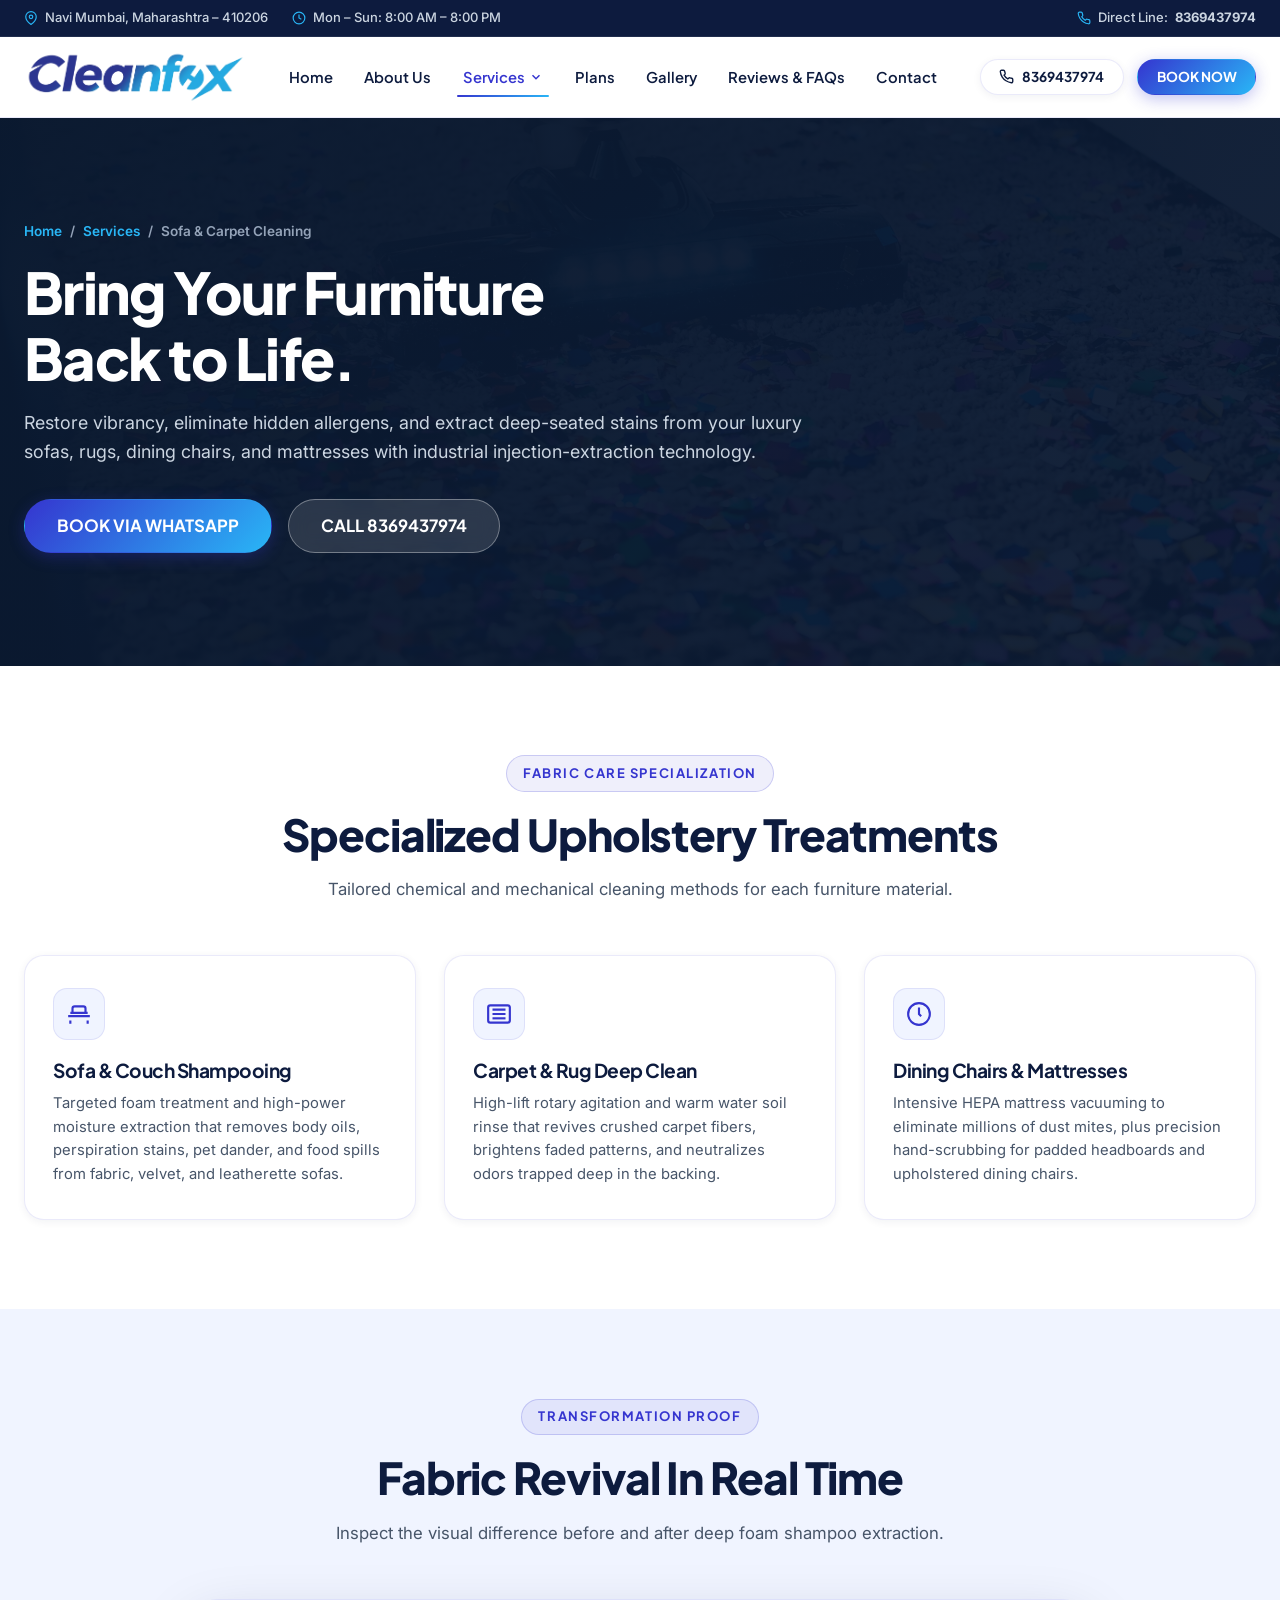
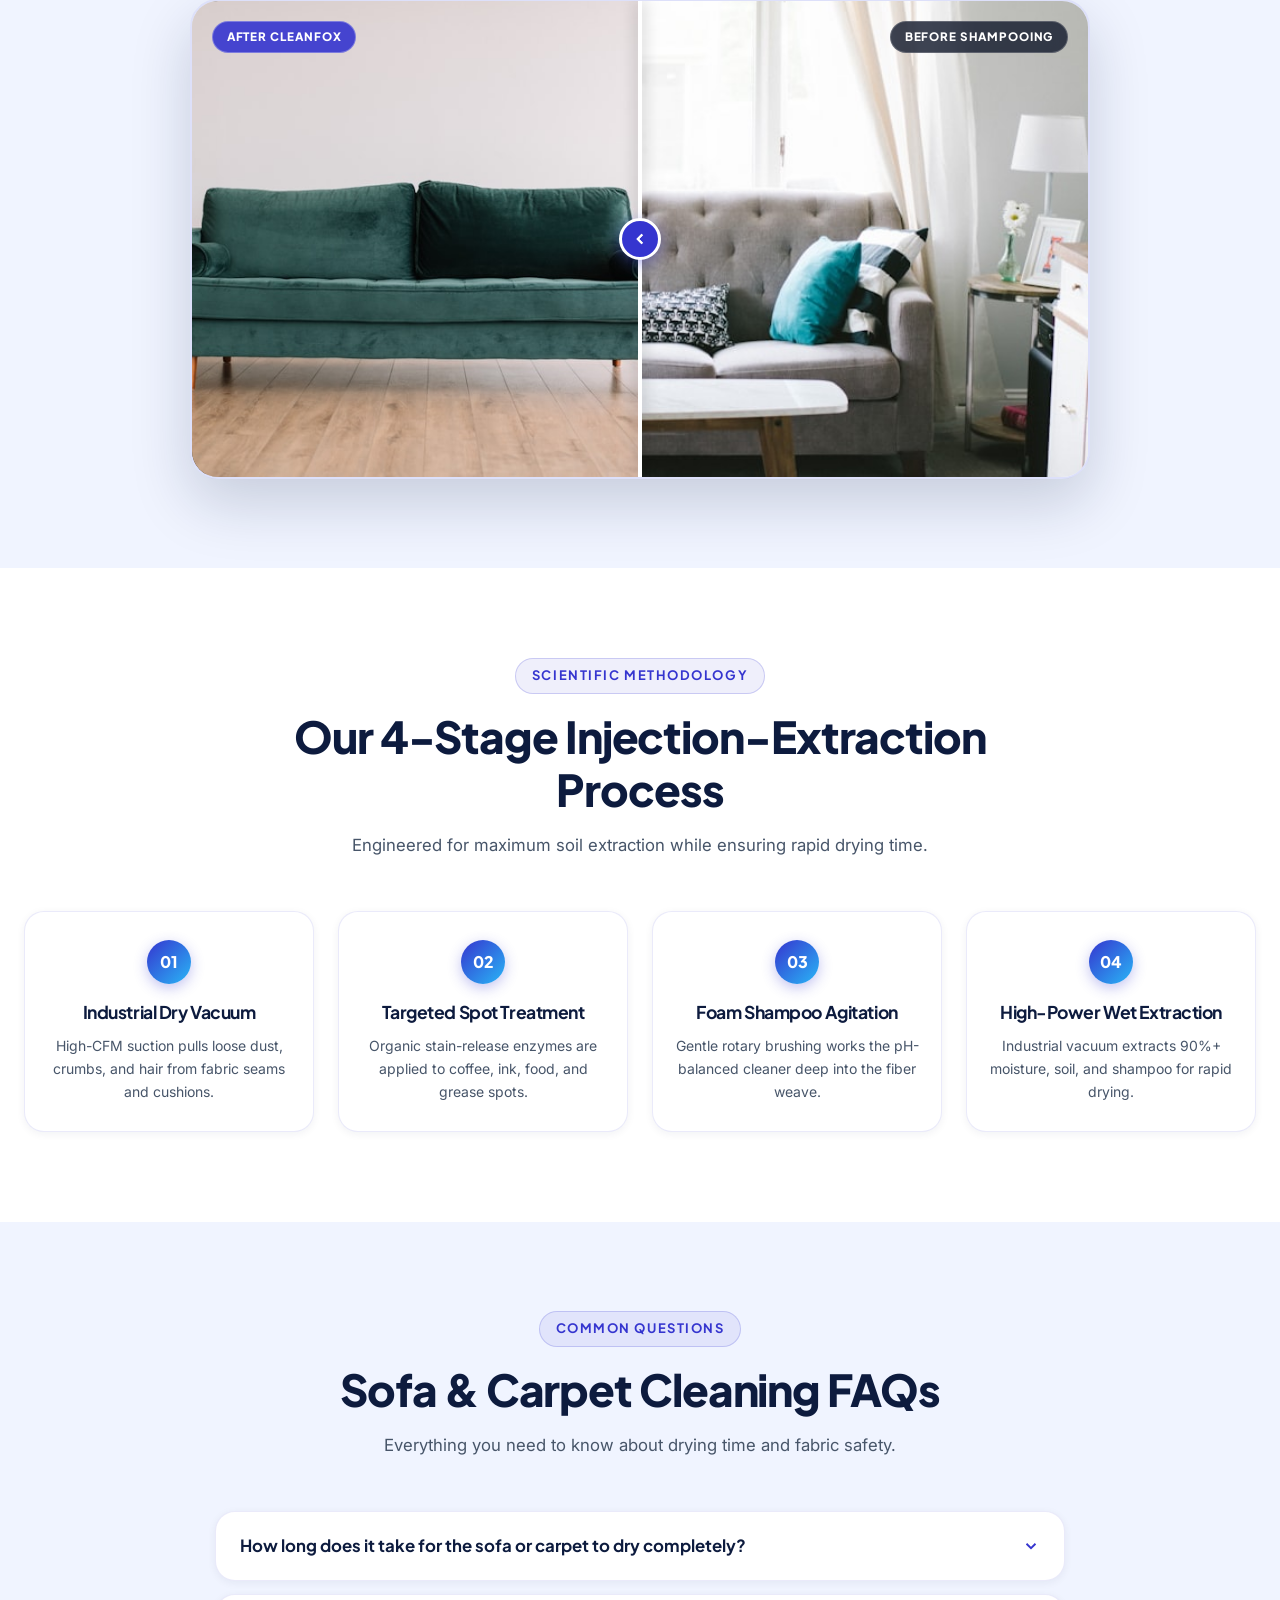
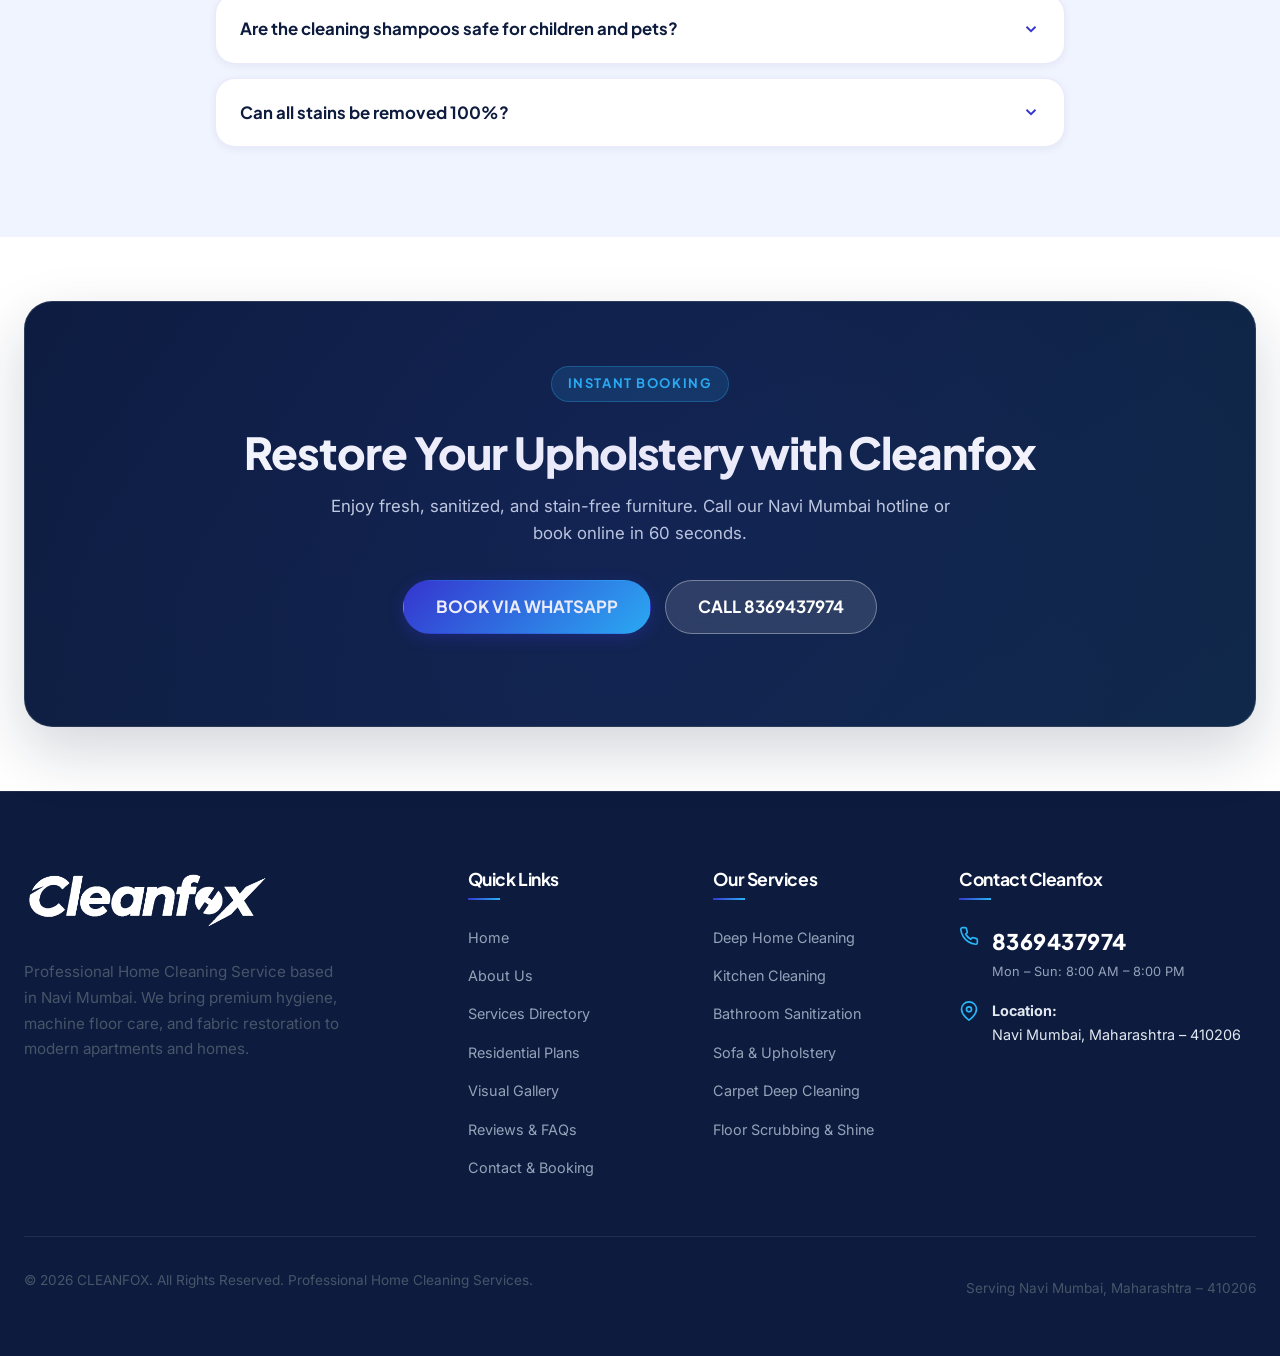
<file: sofa-carpet.html>
<!DOCTYPE html>
<html lang="en">
<head>
  <meta charset="UTF-8">
  <meta name="viewport" content="width=device-width, initial-scale=1.0">
  <title>Sofa, Carpet & Upholstery Cleaning Navi Mumbai | CLEANFOX | 8369437974</title>
  <meta name="description" content="Professional Sofa Shampooing, Carpet Deep Cleaning, and Fabric Upholstery Care in Navi Mumbai. Deep injection-extraction technology removes allergens, stains, and odors.">
  <meta name="keywords" content="Sofa cleaning Navi Mumbai, carpet cleaning Kharghar, upholstery shampooing Vashi, couch cleaning 410206">

  <!-- OpenGraph -->
  <meta property="og:title" content="Sofa & Carpet Cleaning | CLEANFOX Navi Mumbai">
  <meta property="og:description" content="Bring Your Furniture Back to Life. Deep steam injection-extraction cleaning.">
  <meta property="og:type" content="website">

  <!-- Stylesheets -->
  <link rel="stylesheet" href="css/main.css">
  <link rel="stylesheet" href="css/components.css">
  <link rel="stylesheet" href="css/pages.css">

  <script type="application/ld+json">
  {
    "@context": "https://schema.org",
    "@type": "Service",
    "name": "Sofa and Carpet Cleaning",
    "serviceType": "Upholstery & Fabric Cleaning",
    "provider": {
      "@type": "HomeAndConstructionBusiness",
      "name": "CLEANFOX",
      "telephone": "8369437974",
      "address": {
        "@type": "PostalAddress",
        "addressLocality": "Navi Mumbai",
        "addressRegion": "Maharashtra",
        "postalCode": "410206"
      }
    }
  }
  </script>
</head>
<body>

  <!-- Top Announcement Bar -->
  <div class="header-top-bar">
    <div class="container top-bar-inner">
      <div class="top-bar-left">
        <span class="top-bar-item">
          <svg viewBox="0 0 24 24" fill="none" stroke="currentColor" stroke-width="2"><path d="M21 10c0 7-9 13-9 13s-9-6-9-13a9 9 0 0 1 18 0z"></path><circle cx="12" cy="10" r="3"></circle></svg>
          Navi Mumbai, Maharashtra – 410206
        </span>
        <span class="top-bar-item">
          <svg viewBox="0 0 24 24" fill="none" stroke="currentColor" stroke-width="2"><circle cx="12" cy="12" r="10"></circle><polyline points="12 6 12 12 16 14"></polyline></svg>
          Mon – Sun: 8:00 AM – 8:00 PM
        </span>
      </div>
      <div class="top-bar-right">
        <a href="tel:8369437974" class="top-bar-item">
          <svg viewBox="0 0 24 24" fill="none" stroke="currentColor" stroke-width="2"><path d="M22 16.92v3a2 2 0 0 1-2.18 2 19.79 19.79 0 0 1-8.63-3.07 19.5 19.5 0 0 1-6-6 19.79 19.79 0 0 1-3.07-8.67A2 2 0 0 1 4.11 2h3a2 2 0 0 1 2 1.72 12.84 12.84 0 0 0 .7 2.81 2 2 0 0 1-.45 2.11L8.09 9.91a16 16 0 0 0 6 6l1.27-1.27a2 2 0 0 1 2.11-.45 12.84 12.84 0 0 0 2.81.7A2 2 0 0 1 22 16.92z"></path></svg>
          Direct Line: <strong>8369437974</strong>
        </a>
      </div>
    </div>
  </div>

    <!-- Sticky Main Navigation -->
  <header class="site-header" id="siteHeader">
    <div class="container header-container">
      <a href="index.html" class="brand-logo" aria-label="CLEANFOX Home">
          <img src="images/cleanfox-logo.png" alt="Cleanfox - Premium Home Cleaning Navi Mumbai" class="brand-logo-img">
        </a>

      <!-- Desktop Nav -->
      <nav aria-label="Primary Navigation">
        <ul class="nav-menu">
          <li class="nav-item"><a href="index.html" class="nav-link">Home</a></li>
          <li class="nav-item"><a href="about.html" class="nav-link">About Us</a></li>
          <li class="nav-item">
            <a href="services.html" class="nav-link">
              Services
              <svg class="dropdown-chevron" viewBox="0 0 24 24" fill="none" stroke="currentColor" stroke-width="2.5"><polyline points="6 9 12 15 18 9"></polyline></svg>
            </a>
            <div class="nav-dropdown-menu">
              <a href="services.html" class="dropdown-link">
                <svg viewBox="0 0 24 24" fill="none" stroke="currentColor" stroke-width="2"><rect x="3" y="3" width="7" height="7"></rect><rect x="14" y="3" width="7" height="7"></rect><rect x="14" y="14" width="7" height="7"></rect><rect x="3" y="14" width="7" height="7"></rect></svg>
                All 10 Services Directory
              </a>
              <div class="dropdown-divider"></div>
              <a href="deep-cleaning.html" class="dropdown-link">
                <svg viewBox="0 0 24 24" fill="none" stroke="currentColor" stroke-width="2"><polygon points="12 2 15.09 8.26 22 9.27 17 14.14 18.18 21.02 12 17.77 5.82 21.02 7 14.14 2 9.27 8.91 8.26 12 2"></polygon></svg>
                Deep Home Cleaning
              </a>
              <a href="kitchen-bathroom.html" class="dropdown-link">
                <svg viewBox="0 0 24 24" fill="none" stroke="currentColor" stroke-width="2"><path d="M12 22s8-4 8-10V5l-8-3-8 3v7c0 6 8 10 8 10z"></path></svg>
                Kitchen & Bathroom
              </a>
              <a href="sofa-carpet.html" class="dropdown-link">
                <svg viewBox="0 0 24 24" fill="none" stroke="currentColor" stroke-width="2"><path d="M4 18v3M20 18v3M4 11h16M2 14h20M6 11V7a2 2 0 0 1 2-2h8a2 2 0 0 1 2 2v4"></path></svg>
                Sofa & Carpet Care
              </a>
            </div>
          </li>
          <li class="nav-item"><a href="plans.html" class="nav-link">Plans</a></li>
          <li class="nav-item"><a href="gallery.html" class="nav-link">Gallery</a></li>
          <li class="nav-item"><a href="reviews-faqs.html" class="nav-link">Reviews & FAQs</a></li>
          <li class="nav-item"><a href="contact.html" class="nav-link">Contact</a></li>
        </ul>
      </nav>

      <div class="nav-actions">
        <a href="tel:8369437974" class="btn btn-secondary btn-sm" aria-label="Call Cleanfox">
          <svg width="15" height="15" viewBox="0 0 24 24" fill="none" stroke="currentColor" stroke-width="2.2"><path d="M22 16.92v3a2 2 0 0 1-2.18 2 19.79 19.79 0 0 1-8.63-3.07 19.5 19.5 0 0 1-6-6 19.79 19.79 0 0 1-3.07-8.67A2 2 0 0 1 4.11 2h3a2 2 0 0 1 2 1.72 12.84 12.84 0 0 0 .7 2.81 2 2 0 0 1-.45 2.11L8.09 9.91a16 16 0 0 0 6 6l1.27-1.27a2 2 0 0 1 2.11-.45 12.84 12.84 0 0 0 2.81.7A2 2 0 0 1 22 16.92z"></path></svg>
          8369437974
        </a>
        <a href="https://wa.me/918369437974?text=Hi%20Cleanfox%2C%20I%20would%20like%20to%20enquire%20about%20booking%20a%20home%20cleaning%20service%20in%20Navi%20Mumbai." class="btn btn-primary btn-sm" target="_blank" rel="noopener">BOOK NOW</a>
        <button class="mobile-toggle" aria-label="Toggle navigation menu">
          <svg viewBox="0 0 24 24" fill="none" stroke="currentColor" stroke-width="2.5"><line x1="3" y1="12" x2="21" y2="12"></line><line x1="3" y1="6" x2="21" y2="6"></line><line x1="3" y1="18" x2="21" y2="18"></line></svg>
        </button>
      </div>
    </div>
  </header>

  <!-- Mobile Drawer -->
  <div class="mobile-drawer">
    <div class="drawer-content">
      <div class="drawer-header">
        <a href="index.html" class="brand-logo">
          <img src="images/cleanfox-logo.png" alt="Cleanfox - Premium Home Cleaning Navi Mumbai" class="brand-logo-img">
        </a>
        <button class="drawer-close" aria-label="Close menu">
          <svg width="22" height="22" viewBox="0 0 24 24" fill="none" stroke="currentColor" stroke-width="2"><line x1="18" y1="6" x2="6" y2="18"></line><line x1="6" y1="6" x2="18" y2="18"></line></svg>
        </button>
      </div>

      <div class="drawer-section-title">Navigation</div>
      <ul class="drawer-nav">
        <li><a href="index.html">Home</a></li>
        <li><a href="about.html">About Us</a></li>
        <li><a href="plans.html">Residential Plans</a></li>
        <li><a href="gallery.html">Visual Gallery</a></li>
        <li><a href="reviews-faqs.html">Reviews & FAQs</a></li>
        <li><a href="contact.html">Contact / Book Now</a></li>
      </ul>

      <div class="drawer-section-title">Specialized Services</div>
      <ul class="drawer-nav">
        <li><a href="services.html">All 10 Services Directory</a></li>
        <li><a href="deep-cleaning.html">Deep Home Cleaning</a></li>
        <li><a href="kitchen-bathroom.html">Kitchen & Bathroom</a></li>
        <li><a href="sofa-carpet.html">Sofa & Carpet</a></li>
      </ul>

      <div class="drawer-footer">
        <a href="tel:8369437974" class="btn btn-primary btn-lg" style="width: 100%;">
          <svg width="18" height="18" viewBox="0 0 24 24" fill="none" stroke="currentColor" stroke-width="2.2"><path d="M22 16.92v3a2 2 0 0 1-2.18 2 19.79 19.79 0 0 1-8.63-3.07 19.5 19.5 0 0 1-6-6 19.79 19.79 0 0 1-3.07-8.67A2 2 0 0 1 4.11 2h3a2 2 0 0 1 2 1.72 12.84 12.84 0 0 0 .7 2.81 2 2 0 0 1-.45 2.11L8.09 9.91a16 16 0 0 0 6 6l1.27-1.27a2 2 0 0 1 2.11-.45 12.84 12.84 0 0 0 2.81.7A2 2 0 0 1 22 16.92z"></path></svg>
          Call 8369437974
        </a>
      </div>
    </div>
  </div>
  </div>

  <main>
    <!-- PAGE HERO BANNER -->
    <section class="page-hero">
      <img src="images/hero/hero-4.jpg" alt="Professional Sofa & Carpet Cleaning in Navi Mumbai" class="page-hero-bg">
      <div class="page-hero-overlay"></div>
      <div class="container">
        <div class="page-hero-content">
          <div class="breadcrumb-nav">
            <a href="index.html">Home</a>
            <span>/</span>
            <a href="services.html">Services</a>
            <span>/</span>
            <span>Sofa & Carpet Cleaning</span>
          </div>
          <h1 class="page-hero-title">Bring Your Furniture<br>Back to Life.</h1>
          <p class="page-hero-desc">
            Restore vibrancy, eliminate hidden allergens, and extract deep-seated stains from your luxury sofas, rugs, dining chairs, and mattresses with industrial injection-extraction technology.
          </p>
          <div class="hero-cta-group">
            <a href="https://wa.me/918369437974?text=Hi%20Cleanfox%2C%20I%20would%20like%20to%20book%20Sofa%20%26%20Carpet%20Cleaning%20in%20Navi%20Mumbai." class="btn btn-primary btn-lg" target="_blank" rel="noopener">BOOK VIA WHATSAPP</a>
            <a href="tel:8369437974" class="btn btn-outline-light btn-lg">CALL 8369437974</a>
          </div>
        </div>
      </div>
    </section>

    <!-- SECTION 1: 3 SPECIALIZED FABRIC TREATMENTS -->
    <section class="section-spacing">
      <div class="container">
        <div class="section-header">
          <div class="section-tag">Fabric Care Specialization</div>
          <h2 class="section-title">Specialized Upholstery Treatments</h2>
          <p class="section-desc">Tailored chemical and mechanical cleaning methods for each furniture material.</p>
        </div>

        <div class="pillars-grid">
          <!-- 1. Sofa Cleaning -->
          <div class="pillar-card">
            <div class="pillar-icon">
              <svg viewBox="0 0 24 24" fill="none" stroke="currentColor" stroke-width="2"><path d="M4 18v3M20 18v3M4 11h16M2 14h20M6 11V7a2 2 0 0 1 2-2h8a2 2 0 0 1 2 2v4"></path></svg>
            </div>
            <h3 class="pillar-title">Sofa & Couch Shampooing</h3>
            <p class="pillar-text">
              Targeted foam treatment and high-power moisture extraction that removes body oils, perspiration stains, pet dander, and food spills from fabric, velvet, and leatherette sofas.
            </p>
          </div>

          <!-- 2. Carpet Cleaning -->
          <div class="pillar-card">
            <div class="pillar-icon">
              <svg viewBox="0 0 24 24" fill="none" stroke="currentColor" stroke-width="2"><rect x="2" y="4" width="20" height="16" rx="2"></rect><line x1="6" y1="8" x2="18" y2="8"></line><line x1="6" y1="12" x2="18" y2="12"></line><line x1="6" y1="16" x2="18" y2="16"></line></svg>
            </div>
            <h3 class="pillar-title">Carpet & Rug Deep Clean</h3>
            <p class="pillar-text">
              High-lift rotary agitation and warm water soil rinse that revives crushed carpet fibers, brightens faded patterns, and neutralizes odors trapped deep in the backing.
            </p>
          </div>

          <!-- 3. Other Upholstery -->
          <div class="pillar-card">
            <div class="pillar-icon">
              <svg viewBox="0 0 24 24" fill="none" stroke="currentColor" stroke-width="2"><circle cx="12" cy="12" r="10"></circle><polyline points="12 6 12 12 14 14"></polyline></svg>
            </div>
            <h3 class="pillar-title">Dining Chairs & Mattresses</h3>
            <p class="pillar-text">
              Intensive HEPA mattress vacuuming to eliminate millions of dust mites, plus precision hand-scrubbing for padded headboards and upholstered dining chairs.
            </p>
          </div>
        </div>
      </div>
    </section>

    <!-- SECTION 2: BEFORE & AFTER SOFA SLIDER -->
    <section class="section-spacing bg-subtle">
      <div class="container">
        <div class="section-header">
          <div class="section-tag">Transformation Proof</div>
          <h2 class="section-title">Fabric Revival In Real Time</h2>
          <p class="section-desc">Inspect the visual difference before and after deep foam shampoo extraction.</p>
        </div>

        <div class="before-after-wrapper" aria-label="Sofa Cleaning Before and After Slider">
          <div class="ba-image ba-before">
            <img src="images/before-after/sofa-before.jpg" alt="Sofa with stains before cleaning">
            <span class="ba-badge ba-badge-before">BEFORE SHAMPOOING</span>
          </div>
          <div class="ba-image ba-after">
            <img src="images/before-after/sofa-after.jpg" alt="Sofa after Cleanfox extraction shampooing">
            <span class="ba-badge ba-badge-after">AFTER CLEANFOX</span>
          </div>
          <div class="ba-handle">
            <div class="ba-handle-button" aria-label="Drag to compare">
              <svg viewBox="0 0 24 24" fill="none" stroke="currentColor" stroke-width="2.5"><polyline points="15 18 9 12 15 6"></polyline><polyline points="9 18 15 12 9 6" transform="rotate(180 12 12)"></polyline></svg>
            </div>
          </div>
        </div>
      </div>
    </section>

    <!-- SECTION 3: 4-STAGE EXTRACTION PROCESS -->
    <section class="section-spacing">
      <div class="container">
        <div class="section-header">
          <div class="section-tag">Scientific Methodology</div>
          <h2 class="section-title">Our 4-Stage Injection-Extraction Process</h2>
          <p class="section-desc">Engineered for maximum soil extraction while ensuring rapid drying time.</p>
        </div>

        <div class="workflow-grid">
          <div class="workflow-card">
            <div class="workflow-step-num">01</div>
            <h3 class="workflow-title">Industrial Dry Vacuum</h3>
            <p class="workflow-text">High-CFM suction pulls loose dust, crumbs, and hair from fabric seams and cushions.</p>
          </div>
          <div class="workflow-card">
            <div class="workflow-step-num">02</div>
            <h3 class="workflow-title">Targeted Spot Treatment</h3>
            <p class="workflow-text">Organic stain-release enzymes are applied to coffee, ink, food, and grease spots.</p>
          </div>
          <div class="workflow-card">
            <div class="workflow-step-num">03</div>
            <h3 class="workflow-title">Foam Shampoo Agitation</h3>
            <p class="workflow-text">Gentle rotary brushing works the pH-balanced cleaner deep into the fiber weave.</p>
          </div>
          <div class="workflow-card">
            <div class="workflow-step-num">04</div>
            <h3 class="workflow-title">High-Power Wet Extraction</h3>
            <p class="workflow-text">Industrial vacuum extracts 90%+ moisture, soil, and shampoo for rapid drying.</p>
          </div>
        </div>
      </div>
    </section>

    <!-- SECTION 4: MINI FAQ -->
    <section class="section-spacing bg-subtle">
      <div class="container">
        <div class="section-header">
          <div class="section-tag">Common Questions</div>
          <h2 class="section-title">Sofa & Carpet Cleaning FAQs</h2>
          <p class="section-desc">Everything you need to know about drying time and fabric safety.</p>
        </div>

        <div class="faq-accordion">
          <div class="faq-item">
            <button class="faq-question">
              <span>How long does it take for the sofa or carpet to dry completely?</span>
              <svg class="faq-chevron" viewBox="0 0 24 24" fill="none" stroke="currentColor" stroke-width="2.5"><polyline points="6 9 12 15 18 9"></polyline></svg>
            </button>
            <div class="faq-answer">
              Thanks to our commercial high-lift suction extraction machines, 90% of moisture is extracted immediately during the wash. Under normal room ceiling fan ventilation in Navi Mumbai, fabrics dry completely in approximately 3 to 5 hours.
            </div>
          </div>

          <div class="faq-item">
            <button class="faq-question">
              <span>Are the cleaning shampoos safe for children and pets?</span>
              <svg class="faq-chevron" viewBox="0 0 24 24" fill="none" stroke="currentColor" stroke-width="2.5"><polyline points="6 9 12 15 18 9"></polyline></svg>
            </button>
            <div class="faq-answer">
              Yes, absolutely. We use certified, hypoallergenic, non-toxic, and biodegradable shampoos specifically formulated for residential indoor furniture without harsh residual odors.
            </div>
          </div>

          <div class="faq-item">
            <button class="faq-question">
              <span>Can all stains be removed 100%?</span>
              <svg class="faq-chevron" viewBox="0 0 24 24" fill="none" stroke="currentColor" stroke-width="2.5"><polyline points="6 9 12 15 18 9"></polyline></svg>
            </button>
            <div class="faq-answer">
              Most fresh to moderately aged organic stains (food, tea, coffee, dust, pet spots) are significantly or completely removed. For very old chemical dye stains, we apply safe enzymatic treatments to lighten and sanitize without weakening fabric fibers.
            </div>
          </div>
        </div>
      </div>
    </section>

    <!-- FINAL CTA -->
    <section class="section-spacing-sm">
      <div class="container">
        <div class="cta-banner-wrapper">
          <div class="section-tag light" style="margin-bottom: 1.5rem;">Instant Booking</div>
          <h2 class="cta-banner-title">Restore Your Upholstery with Cleanfox</h2>
          <p class="cta-banner-desc">
            Enjoy fresh, sanitized, and stain-free furniture. Call our Navi Mumbai hotline or book online in 60 seconds.
          </p>
          <div class="cta-buttons-row">
            <a href="https://wa.me/918369437974?text=Hi%20Cleanfox%2C%20I%20would%20like%20to%20book%20Sofa%20%26%20Carpet%20Cleaning%20in%20Navi%20Mumbai." class="btn btn-primary btn-lg" target="_blank" rel="noopener">BOOK VIA WHATSAPP</a>
            <a href="tel:8369437974" class="btn btn-outline-light btn-lg">CALL 8369437974</a>
          </div>
        </div>
      </div>
    </section>
  </main>

  <!-- Multi-Column Luxury Footer -->
  <footer class="site-footer">
    <div class="container">
      <div class="footer-grid">
        <div class="footer-brand">
          <a href="index.html" class="brand-logo" style="color: #FFFFFF;">
            <img src="images/cleanfox-logo-white.png" alt="Cleanfox" class="brand-logo-img">
          </a>
          <p class="footer-about">
            Professional Home Cleaning Service based in Navi Mumbai. We bring premium hygiene, machine floor care, and fabric restoration to modern apartments and homes.
          </p>
        </div>
        <div>
          <h4 class="footer-heading">Quick Links</h4>
          <ul class="footer-links">
            <li><a href="index.html">Home</a></li>
            <li><a href="about.html">About Us</a></li>
            <li><a href="services.html">Services Directory</a></li>
            <li><a href="plans.html">Residential Plans</a></li>
            <li><a href="gallery.html">Visual Gallery</a></li>
            <li><a href="reviews-faqs.html">Reviews & FAQs</a></li>
            <li><a href="contact.html">Contact & Booking</a></li>
          </ul>
        </div>
        <div>
          <h4 class="footer-heading">Our Services</h4>
          <ul class="footer-links">
            <li><a href="deep-cleaning.html">Deep Home Cleaning</a></li>
            <li><a href="kitchen-bathroom.html">Kitchen Cleaning</a></li>
            <li><a href="kitchen-bathroom.html">Bathroom Sanitization</a></li>
            <li><a href="sofa-carpet.html">Sofa & Upholstery</a></li>
            <li><a href="sofa-carpet.html">Carpet Deep Cleaning</a></li>
            <li><a href="services.html">Floor Scrubbing & Shine</a></li>
          </ul>
        </div>
        <div>
          <h4 class="footer-heading">Contact Cleanfox</h4>
          <ul class="footer-contact-list">
            <li class="footer-contact-item">
              <svg viewBox="0 0 24 24" fill="none" stroke="currentColor" stroke-width="2"><path d="M22 16.92v3a2 2 0 0 1-2.18 2 19.79 19.79 0 0 1-8.63-3.07 19.5 19.5 0 0 1-6-6 19.79 19.79 0 0 1-3.07-8.67A2 2 0 0 1 4.11 2h3a2 2 0 0 1 2 1.72 12.84 12.84 0 0 0 .7 2.81 2 2 0 0 1-.45 2.11L8.09 9.91a16 16 0 0 0 6 6l1.27-1.27a2 2 0 0 1 2.11-.45 12.84 12.84 0 0 0 2.81.7A2 2 0 0 1 22 16.92z"></path></svg>
              <div>
                <a href="tel:8369437974" class="footer-phone-big">8369437974</a>
                <span style="font-size: 0.8rem; color: #94A3B8;">Mon – Sun: 8:00 AM – 8:00 PM</span>
              </div>
            </li>
            <li class="footer-contact-item">
              <svg viewBox="0 0 24 24" fill="none" stroke="currentColor" stroke-width="2"><path d="M21 10c0 7-9 13-9 13s-9-6-9-13a9 9 0 0 1 18 0z"></path><circle cx="12" cy="10" r="3"></circle></svg>
              <div>
                <strong>Location:</strong><br>
                Navi Mumbai, Maharashtra – 410206
              </div>
            </li>
          </ul>
        </div>
      </div>
      <div class="footer-bottom">
        <p>© 2026 CLEANFOX. All Rights Reserved. Professional Home Cleaning Services.</p>
        <p>Serving Navi Mumbai, Maharashtra – 410206</p>
      </div>
    </div>
  </footer>

  <!-- Sticky Mobile Action Bar -->
  <div class="mobile-bottom-bar" aria-label="Mobile Quick Actions">
    <div class="bottom-bar-grid">
      <a href="tel:8369437974" class="bottom-bar-btn bottom-btn-call">
        <svg viewBox="0 0 24 24" fill="none" stroke="currentColor" stroke-width="2.2"><path d="M22 16.92v3a2 2 0 0 1-2.18 2 19.79 19.79 0 0 1-8.63-3.07 19.5 19.5 0 0 1-6-6 19.79 19.79 0 0 1-3.07-8.67A2 2 0 0 1 4.11 2h3a2 2 0 0 1 2 1.72 12.84 12.84 0 0 0 2.81.7A2 2 0 0 1 22 16.92z"></path></svg>
        <span>CALL</span>
      </a>
      <a href="https://wa.me/918369437974?text=Hi%20Cleanfox%2C%20I%20would%20like%20to%20inquire%20about%20sofa%20and%20carpet%20cleaning." class="bottom-bar-btn bottom-btn-whatsapp" target="_blank" rel="noopener">
        <svg viewBox="0 0 24 24" fill="none" stroke="currentColor" stroke-width="2.2"><path d="M21 11.5a8.38 8.38 0 0 1-.9 3.8 8.5 8.5 0 0 1-7.6 4.7 8.38 8.38 0 0 1-3.8-.9L3 21l1.9-5.7a8.38 8.38 0 0 1-.9-3.8 8.5 8.5 0 0 1 4.7-7.6 8.38 8.38 0 0 1 3.8-.9h.5a8.48 8.48 0 0 1 8 8v.5z"></path></svg>
        <span>WHATSAPP</span>
      </a>
      <a href="https://wa.me/918369437974?text=Hi%20Cleanfox%2C%20I%20would%20like%20to%20book%20a%20home%20cleaning%20service%20in%20Navi%20Mumbai." class="bottom-bar-btn bottom-btn-book" target="_blank" rel="noopener">
        <svg viewBox="0 0 24 24" fill="none" stroke="currentColor" stroke-width="2.2"><rect x="3" y="4" width="18" height="18" rx="2" ry="2"></rect><line x1="16" y1="2" x2="16" y2="6"></line><line x1="8" y1="2" x2="8" y2="6"></line><line x1="3" y1="10" x2="21" y2="10"></line></svg>
        <span>BOOK NOW</span>
      </a>
    </div>
  </div>

  <script src="js/main.js"></script>
  <script src="js/before-after.js"></script>
  <script src="js/faq.js"></script>
</body>
</html>
</file>
<file: css/main.css>
/* ==========================================================================
   CLEANFOX — MASTER DESIGN SYSTEM & CORE STYLESHEET
   Brand Palette: Deep Indigo (#3535CF) → Sky Blue (#29B6F6) — from Logo Gradient
   Backgrounds: Deep Navy (#0D1B3E), Snow (#FFFFFF, #F8FAFC)
   ========================================================================== */

@import url('https://fonts.googleapis.com/css2?family=Inter:wght@300;400;500;600;700&family=Plus+Jakarta+Sans:wght@500;600;700;800;900&display=swap');

:root {
  /* Brand Colors — matches Cleanfox logo gradient */
  --primary-navy: #0D1B3E;
  --primary-dark: #081022;
  --surface-dark: #162040;
  --brand-blue: #3535CF;
  --brand-sky: #29B6F6;
  --brand-emerald: #3535CF;   /* alias kept for backward compat */
  --brand-accent: #29B6F6;    /* alias kept for backward compat */
  --brand-teal: #1565C0;
  --brand-glow: rgba(53, 53, 207, 0.22);
  --brand-gradient: linear-gradient(135deg, #3535CF 0%, #29B6F6 100%);
  --brand-gradient-hover: linear-gradient(135deg, #29B6F6 0%, #3535CF 100%);

  /* Text */
  --text-main: #0D1B3E;
  --text-muted: #475569;
  --text-light: #64748B;
  --text-white: #F8FAFC;

  /* Backgrounds */
  --bg-main: #FFFFFF;
  --bg-subtle: #F0F4FF;
  --bg-slate: #E8EEFF;
  --border-subtle: rgba(53, 53, 207, 0.10);
  --border-glass: rgba(255, 255, 255, 0.15);
  --card-bg: #FFFFFF;
  --glass-bg: rgba(255, 255, 255, 0.92);
  --glass-dark: rgba(13, 27, 62, 0.88);

  /* Shadows */
  --shadow-sm: 0 2px 8px rgba(13, 27, 62, 0.06);
  --shadow-md: 0 8px 24px rgba(13, 27, 62, 0.10);
  --shadow-lg: 0 16px 40px rgba(13, 27, 62, 0.14);
  --shadow-xl: 0 24px 60px rgba(13, 27, 62, 0.18);
  --shadow-glow: 0 10px 30px rgba(41, 182, 246, 0.30);

  /* Radii */
  --radius-sm: 8px;
  --radius-md: 14px;
  --radius-lg: 20px;
  --radius-xl: 28px;
  --radius-full: 9999px;

  /* Typography */
  --font-heading: 'Plus Jakarta Sans', -apple-system, BlinkMacSystemFont, sans-serif;
  --font-body: 'Inter', -apple-system, BlinkMacSystemFont, sans-serif;

  /* Transitions */
  --transition-fast: 0.2s cubic-bezier(0.4, 0, 0.2, 1);
  --transition-normal: 0.35s cubic-bezier(0.4, 0, 0.2, 1);
  --transition-slow: 0.6s cubic-bezier(0.16, 1, 0.3, 1);
}

/* Base Reset */
*, *::before, *::after {
  box-sizing: border-box;
  margin: 0;
  padding: 0;
}

html {
  scroll-behavior: smooth;
  font-size: 16px;
  -webkit-text-size-adjust: 100%;
}

body {
  font-family: var(--font-body);
  color: var(--text-main);
  background-color: var(--bg-main);
  line-height: 1.65;
  overflow-x: hidden;
  position: relative;
  -webkit-font-smoothing: antialiased;
  -moz-osx-font-smoothing: grayscale;
}

img, picture, video, svg {
  display: block;
  max-width: 100%;
  height: auto;
}

a {
  color: inherit;
  text-decoration: none;
  transition: color var(--transition-fast);
}

button, input, select, textarea {
  font: inherit;
}

/* Typography Hierarchy */
h1, h2, h3, h4, h5, h6 {
  font-family: var(--font-heading);
  color: var(--primary-navy);
  font-weight: 800;
  line-height: 1.2;
  letter-spacing: -0.025em;
}

h1 { font-size: clamp(2rem, 5vw, 3.8rem); font-weight: 900; }
h2 { font-size: clamp(1.65rem, 3.5vw, 2.75rem); }
h3 { font-size: clamp(1.25rem, 2.2vw, 1.75rem); font-weight: 700; }
h4 { font-size: 1.15rem; font-weight: 700; }
p { color: var(--text-muted); margin-bottom: 1rem; }
p:last-child { margin-bottom: 0; }

.lead-text {
  font-size: clamp(1rem, 1.3vw, 1.2rem);
  line-height: 1.65;
  color: var(--text-muted);
}

/* Container & Layout */
.container {
  width: 100%;
  max-width: 1320px;
  margin-left: auto;
  margin-right: auto;
  padding-left: 1.5rem;
  padding-right: 1.5rem;
}

.container-narrow {
  max-width: 960px;
}

.section-spacing {
  padding-top: clamp(3.5rem, 7vw, 6.5rem);
  padding-bottom: clamp(3.5rem, 7vw, 6.5rem);
}

.section-spacing-sm {
  padding-top: clamp(2.5rem, 5vw, 4rem);
  padding-bottom: clamp(2.5rem, 5vw, 4rem);
}

.bg-subtle {
  background-color: var(--bg-subtle);
}

.bg-dark {
  background-color: var(--primary-navy);
  color: var(--text-white);
}

.bg-dark h1, .bg-dark h2, .bg-dark h3, .bg-dark h4 {
  color: var(--text-white);
}

.bg-dark p {
  color: #94A3B8;
}

/* Section Headers */
.section-header {
  text-align: center;
  max-width: 760px;
  margin: 0 auto clamp(2rem, 4vw, 3.5rem);
}

.section-tag {
  display: inline-flex;
  align-items: center;
  gap: 0.5rem;
  font-family: var(--font-heading);
  font-size: 0.8125rem;
  font-weight: 700;
  text-transform: uppercase;
  letter-spacing: 0.12em;
  color: var(--brand-blue);
  background: rgba(53, 53, 207, 0.08);
  padding: 0.4rem 1rem;
  border-radius: var(--radius-full);
  margin-bottom: 1rem;
  border: 1px solid rgba(53, 53, 207, 0.2);
}

.section-tag.light {
  color: var(--brand-sky);
  background: rgba(41, 182, 246, 0.15);
  border-color: rgba(41, 182, 246, 0.3);
}

.section-title {
  margin-bottom: 1rem;
}

.section-desc {
  font-size: 1.05rem;
  color: var(--text-muted);
}

/* ==========================================================================
   STICKY LUXURY NAVIGATION BAR
   ========================================================================== */

.header-top-bar {
  background: var(--primary-navy);
  color: #CBD5E1;
  font-size: 0.8125rem;
  padding: 0.45rem 0;
  border-bottom: 1px solid rgba(255, 255, 255, 0.08);
}

.top-bar-inner {
  display: flex;
  justify-content: space-between;
  align-items: center;
}

.top-bar-left, .top-bar-right {
  display: flex;
  align-items: center;
  gap: 1.5rem;
}

.top-bar-item {
  display: inline-flex;
  align-items: center;
  gap: 0.45rem;
  color: #CBD5E1;
  font-weight: 500;
  white-space: nowrap;
}

.top-bar-item svg {
  width: 14px;
  height: 14px;
  stroke: var(--brand-accent);
  flex-shrink: 0;
}

.site-header {
  position: sticky;
  top: 0;
  left: 0;
  right: 0;
  z-index: 1000;
  background: rgba(255, 255, 255, 0.95);
  backdrop-filter: blur(20px);
  -webkit-backdrop-filter: blur(20px);
  border-bottom: 1px solid var(--border-subtle);
  transition: all var(--transition-normal);
}

.site-header.scrolled {
  padding: 0.25rem 0;
  box-shadow: 0 10px 30px rgba(15, 23, 42, 0.08);
  background: rgba(255, 255, 255, 0.98);
}

.header-container {
  display: flex;
  align-items: center;
  justify-content: space-between;
  padding-top: 0.75rem;
  padding-bottom: 0.75rem;
  gap: 1.5rem;
}

/* Brand Logo */
.brand-logo {
  display: flex;
  align-items: center;
  gap: 0.65rem;
  font-family: var(--font-heading);
  font-size: 1.55rem;
  font-weight: 900;
  letter-spacing: -0.04em;
  color: var(--primary-navy);
  flex-shrink: 0;
  white-space: nowrap;
}

.brand-logo .logo-fox-badge {
  display: flex;
  align-items: center;
  justify-content: center;
  width: 38px;
  height: 38px;
  border-radius: var(--radius-sm);
  background: var(--brand-gradient);
  color: #FFFFFF;
  box-shadow: 0 4px 12px rgba(53, 53, 207, 0.35);
  flex-shrink: 0;
}

.brand-logo span.highlight {
  color: var(--brand-sky);
}

/* Cleanfox logo image in nav */
.brand-logo-img {
  height: 56px;
  width: auto;
  max-width: 250px;
  display: block;
  object-fit: contain;
  transition: transform var(--transition-fast);
}

.brand-logo:hover .brand-logo-img {
  transform: scale(1.02);
}

/* Footer logo — prominent, large, and high-visibility */
.footer-brand .brand-logo-img {
  height: 62px;
  width: auto;
  max-width: 270px;
  display: block;
  object-fit: contain;
  filter: none;
  margin-bottom: 0.75rem;
}

@media (max-width: 991px) {
  .brand-logo-img { height: 50px; max-width: 220px; }
  .footer-brand .brand-logo-img { height: 54px; max-width: 235px; }
}
@media (max-width: 768px) {
  .brand-logo-img { height: 44px; max-width: 190px; }
  .footer-brand .brand-logo-img { height: 48px; max-width: 205px; }
}
@media (max-width: 480px) {
  .brand-logo-img { height: 38px; max-width: 165px; }
  .footer-brand .brand-logo-img { height: 42px; max-width: 180px; }
}
@media (max-width: 360px) {
  .brand-logo-img { height: 32px; max-width: 140px; }
  .footer-brand .brand-logo-img { height: 36px; max-width: 155px; }
}

.brand-tagline {
  font-size: 0.65rem;
  font-weight: 700;
  text-transform: uppercase;
  letter-spacing: 0.14em;
  color: var(--text-light);
  display: block;
  line-height: 1;
  margin-top: 2px;
}

/* Nav Menu & Links */
.nav-menu {
  display: flex;
  align-items: center;
  gap: 1.25rem;
  list-style: none;
  margin: 0;
  padding: 0;
}

.nav-item {
  position: relative;
  display: flex;
  align-items: center;
}

.nav-link {
  font-family: var(--font-heading);
  font-size: 0.925rem;
  font-weight: 600;
  color: var(--text-main);
  padding: 0.5rem 0.35rem;
  position: relative;
  white-space: nowrap;
  display: inline-flex;
  align-items: center;
  gap: 0.3rem;
  transition: color var(--transition-fast);
}

.nav-link::after {
  content: '';
  position: absolute;
  bottom: 0;
  left: 0;
  width: 0;
  height: 2.5px;
  background: var(--brand-gradient);
  transition: width var(--transition-normal);
  border-radius: var(--radius-full);
}

.nav-link:hover, .nav-link.active {
  color: var(--brand-blue);
}

.nav-link:hover::after, .nav-link.active::after {
  width: 100%;
}

.nav-link .dropdown-chevron {
  width: 14px;
  height: 14px;
  stroke: currentColor;
  transition: transform var(--transition-fast);
}

.nav-item:hover .dropdown-chevron {
  transform: rotate(180deg);
}

/* Nav Dropdown Menu */
.nav-dropdown-menu {
  position: absolute;
  top: 100%;
  left: 50%;
  transform: translateX(-50%) translateY(10px);
  background: #FFFFFF;
  border-radius: var(--radius-lg);
  border: 1px solid var(--border-subtle);
  box-shadow: var(--shadow-xl);
  padding: 0.75rem 0.5rem;
  min-width: 250px;
  opacity: 0;
  visibility: hidden;
  pointer-events: none;
  transition: all var(--transition-normal);
  z-index: 100;
}

.nav-dropdown-menu::before {
  content: '';
  position: absolute;
  top: -6px;
  left: 50%;
  transform: translateX(-50%) rotate(45deg);
  width: 12px;
  height: 12px;
  background: #FFFFFF;
  border-left: 1px solid var(--border-subtle);
  border-top: 1px solid var(--border-subtle);
}

.nav-item:hover .nav-dropdown-menu,
.nav-item:focus-within .nav-dropdown-menu {
  opacity: 1;
  visibility: visible;
  pointer-events: auto;
  transform: translateX(-50%) translateY(0);
}

.dropdown-link {
  display: flex;
  align-items: center;
  gap: 0.75rem;
  padding: 0.65rem 1rem;
  border-radius: var(--radius-md);
  font-family: var(--font-heading);
  font-size: 0.875rem;
  font-weight: 600;
  color: var(--primary-navy);
  white-space: nowrap;
  transition: all var(--transition-fast);
}

.dropdown-link svg {
  width: 16px;
  height: 16px;
  stroke: var(--brand-blue);
  flex-shrink: 0;
}

.dropdown-link:hover, .dropdown-link.active {
  background: var(--bg-subtle);
  color: var(--brand-blue);
  transform: translateX(4px);
}

.dropdown-divider {
  height: 1px;
  background: var(--border-subtle);
  margin: 0.4rem 0.5rem;
}

/* Nav Actions */
.nav-actions {
  display: flex;
  align-items: center;
  gap: 0.85rem;
  flex-shrink: 0;
}

.nav-actions .btn {
  white-space: nowrap;
}

/* Mobile Toggle Hamburger */
.mobile-toggle {
  display: none;
  background: none;
  border: none;
  cursor: pointer;
  padding: 0.4rem;
  color: var(--primary-navy);
  border-radius: var(--radius-sm);
  align-items: center;
  justify-content: center;
  transition: background var(--transition-fast);
}

.mobile-toggle:hover {
  background: var(--bg-slate);
}

.mobile-toggle svg {
  width: 28px;
  height: 28px;
}

/* ==========================================================================
   BUTTONS
   ========================================================================== */

.btn {
  display: inline-flex;
  align-items: center;
  justify-content: center;
  gap: 0.5rem;
  font-family: var(--font-heading);
  font-weight: 700;
  font-size: 0.925rem;
  padding: 0.75rem 1.6rem;
  border-radius: var(--radius-full);
  cursor: pointer;
  border: 1px solid transparent;
  transition: all var(--transition-normal);
  white-space: nowrap;
  text-decoration: none;
  line-height: 1.2;
}

.btn-primary {
  background: var(--brand-gradient);
  color: #FFFFFF;
  box-shadow: 0 4px 16px rgba(53, 53, 207, 0.30);
}

.btn-primary:hover {
  transform: translateY(-2px);
  box-shadow: 0 8px 24px rgba(41, 182, 246, 0.40);
  background: var(--brand-gradient-hover);
  color: #FFFFFF;
}

.btn-secondary {
  background: #FFFFFF;
  color: var(--primary-navy);
  border-color: var(--border-subtle);
  box-shadow: var(--shadow-sm);
}

.btn-secondary:hover {
  border-color: var(--brand-blue);
  color: var(--brand-blue);
  transform: translateY(-2px);
  box-shadow: var(--shadow-md);
}

.btn-dark {
  background: var(--primary-navy);
  color: #FFFFFF;
}

.btn-dark:hover {
  background: var(--surface-dark);
  transform: translateY(-2px);
  box-shadow: var(--shadow-lg);
  color: #FFFFFF;
}

.btn-outline-light {
  background: rgba(255, 255, 255, 0.12);
  color: #FFFFFF;
  border-color: rgba(255, 255, 255, 0.35);
  backdrop-filter: blur(10px);
}

.btn-outline-light:hover {
  background: #FFFFFF;
  color: var(--primary-navy);
  border-color: #FFFFFF;
  transform: translateY(-2px);
}

.btn-sm {
  padding: 0.55rem 1.15rem;
  font-size: 0.85rem;
}

.btn-lg {
  padding: 1rem 2rem;
  font-size: 1.05rem;
}

.btn-icon {
  width: 18px;
  height: 18px;
  transition: transform var(--transition-fast);
}

.btn:hover .btn-icon {
  transform: translateX(3px);
}

/* ==========================================================================
   MOBILE DRAWER NAVIGATION
   ========================================================================== */

.mobile-drawer {
  position: fixed;
  top: 0;
  left: 0;
  width: 100%;
  height: 100%;
  background: rgba(10, 25, 47, 0.75);
  backdrop-filter: blur(10px);
  -webkit-backdrop-filter: blur(10px);
  z-index: 2000;
  opacity: 0;
  visibility: hidden;
  transition: all var(--transition-normal);
}

.mobile-drawer.open {
  opacity: 1;
  visibility: visible;
}

.drawer-content {
  position: absolute;
  top: 0;
  right: 0;
  width: 88%;
  max-width: 380px;
  height: 100%;
  background: #FFFFFF;
  box-shadow: var(--shadow-xl);
  padding: 1.75rem;
  display: flex;
  flex-direction: column;
  transform: translateX(100%);
  transition: transform var(--transition-normal);
  overflow-y: auto;
  -webkit-overflow-scrolling: touch;
}

.mobile-drawer.open .drawer-content {
  transform: translateX(0);
}

.drawer-header {
  display: flex;
  align-items: center;
  justify-content: space-between;
  margin-bottom: 1.5rem;
  padding-bottom: 1rem;
  border-bottom: 1px solid var(--border-subtle);
}

.drawer-close {
  background: var(--bg-slate);
  border: none;
  color: var(--primary-navy);
  cursor: pointer;
  padding: 0.4rem;
  border-radius: 50%;
  display: flex;
  align-items: center;
  justify-content: center;
}

.drawer-nav {
  list-style: none;
  display: flex;
  flex-direction: column;
  gap: 0.35rem;
  margin-bottom: 2rem;
}

.drawer-nav a {
  font-family: var(--font-heading);
  font-weight: 700;
  font-size: 1.05rem;
  color: var(--primary-navy);
  display: flex;
  align-items: center;
  justify-content: space-between;
  padding: 0.7rem 0.85rem;
  border-radius: var(--radius-md);
  transition: all var(--transition-fast);
}

.drawer-nav a.active, .drawer-nav a:hover {
  background: var(--bg-subtle);
  color: var(--brand-blue);
}

.drawer-nav-divider {
  height: 1px;
  background: var(--border-subtle);
  margin: 0.5rem 0;
}

.drawer-section-title {
  font-size: 0.75rem;
  font-weight: 800;
  text-transform: uppercase;
  letter-spacing: 0.1em;
  color: var(--text-light);
  padding: 0.5rem 0.85rem 0.25rem;
}

.drawer-footer {
  margin-top: auto;
  padding-top: 1.5rem;
  border-top: 1px solid var(--border-subtle);
  display: flex;
  flex-direction: column;
  gap: 0.75rem;
}

/* ==========================================================================
   STICKY MOBILE BOTTOM QUICK ACTION BAR
   ========================================================================== */

.mobile-bottom-bar {
  display: none;
  position: fixed;
  bottom: 0;
  left: 0;
  right: 0;
  z-index: 999;
  background: rgba(255, 255, 255, 0.98);
  backdrop-filter: blur(16px);
  -webkit-backdrop-filter: blur(16px);
  border-top: 1px solid var(--border-subtle);
  padding: 0.6rem 0.75rem calc(0.6rem + env(safe-area-inset-bottom, 0px));
  box-shadow: 0 -6px 25px rgba(15, 23, 42, 0.12);
}

.bottom-bar-grid {
  display: grid;
  grid-template-columns: 1fr 1fr 1.35fr;
  gap: 0.5rem;
  max-width: 500px;
  margin: 0 auto;
}

.bottom-bar-btn {
  display: flex;
  flex-direction: column;
  align-items: center;
  justify-content: center;
  gap: 0.2rem;
  padding: 0.55rem 0.25rem;
  border-radius: var(--radius-sm);
  font-size: 0.75rem;
  font-weight: 800;
  font-family: var(--font-heading);
  text-align: center;
  line-height: 1.1;
  text-decoration: none;
  min-height: 48px;
}

.bottom-bar-btn svg {
  width: 18px;
  height: 18px;
}

.bottom-btn-call {
  background: var(--bg-slate);
  color: var(--primary-navy);
  border: 1px solid var(--border-subtle);
}

.bottom-btn-whatsapp {
  background: #25D366;
  color: #FFFFFF;
}

.bottom-btn-book {
  background: var(--brand-gradient);
  color: #FFFFFF;
}

/* ==========================================================================
   MULTI-COLUMN LUXURY FOOTER
   ========================================================================== */

.site-footer {
  background: var(--primary-navy);
  color: #94A3B8;
  padding-top: clamp(3.5rem, 6vw, 5.5rem);
  padding-bottom: clamp(2rem, 4vw, 3rem);
  border-top: 1px solid rgba(255, 255, 255, 0.08);
}

.footer-grid {
  display: grid;
  grid-template-columns: 2fr 1fr 1fr 1.5fr;
  gap: 3rem;
  margin-bottom: 3.5rem;
}

.footer-brand .brand-logo {
  color: #FFFFFF;
  margin-bottom: 1rem;
}

.footer-about {
  font-size: 0.95rem;
  line-height: 1.7;
  margin-bottom: 1.5rem;
  max-width: 320px;
}

.footer-badges {
  display: flex;
  flex-wrap: wrap;
  gap: 0.6rem;
}

.footer-badge {
  display: inline-flex;
  align-items: center;
  gap: 0.4rem;
  font-size: 0.75rem;
  font-weight: 600;
  background: rgba(255, 255, 255, 0.06);
  color: #E2E8F0;
  padding: 0.35rem 0.75rem;
  border-radius: var(--radius-full);
  border: 1px solid rgba(255, 255, 255, 0.1);
}

.footer-heading {
  color: #FFFFFF;
  font-size: 1.1rem;
  font-weight: 700;
  margin-bottom: 1.5rem;
  position: relative;
  padding-bottom: 0.6rem;
}

.footer-heading::after {
  content: '';
  position: absolute;
  bottom: 0;
  left: 0;
  width: 32px;
  height: 2px;
  background: var(--brand-gradient);
}

.footer-links {
  list-style: none;
  display: flex;
  flex-direction: column;
  gap: 0.75rem;
}

.footer-links a {
  color: #94A3B8;
  font-size: 0.9rem;
  transition: color var(--transition-fast), transform var(--transition-fast);
  display: inline-block;
}

.footer-links a:hover {
  color: var(--brand-sky);
  transform: translateX(4px);
}

.footer-contact-list {
  list-style: none;
  display: flex;
  flex-direction: column;
  gap: 1rem;
}

.footer-contact-item {
  display: flex;
  align-items: flex-start;
  gap: 0.8rem;
  font-size: 0.9rem;
  color: #E2E8F0;
}

.footer-contact-item svg {
  width: 20px;
  height: 20px;
  stroke: var(--brand-sky);
  flex-shrink: 0;
  margin-top: 2px;
}

.footer-phone-big {
  font-family: var(--font-heading);
  font-size: 1.35rem;
  font-weight: 800;
  color: #FFFFFF;
  letter-spacing: 0.02em;
  display: block;
}

.footer-phone-big:hover {
  color: var(--brand-sky);
}

.footer-bottom {
  padding-top: 2rem;
  border-top: 1px solid rgba(255, 255, 255, 0.08);
  display: flex;
  justify-content: space-between;
  align-items: center;
  font-size: 0.85rem;
  color: #64748B;
  flex-wrap: wrap;
  gap: 1rem;
}

/* Toast Notifications */
.toast-container {
  position: fixed;
  bottom: 5rem;
  right: 1.5rem;
  z-index: 9999;
  display: flex;
  flex-direction: column;
  gap: 0.75rem;
  pointer-events: none;
  max-width: 90vw;
}

.toast {
  background: var(--primary-navy);
  color: #FFFFFF;
  padding: 1rem 1.25rem;
  border-radius: var(--radius-md);
  box-shadow: var(--shadow-xl);
  display: flex;
  align-items: center;
  gap: 0.75rem;
  font-size: 0.9rem;
  font-weight: 600;
  border-left: 4px solid var(--brand-sky);
  pointer-events: auto;
  transform: translateY(100px);
  opacity: 0;
  transition: all var(--transition-normal);
}

.toast.show {
  transform: translateY(0);
  opacity: 1;
}

/* ==========================================================================
   RESPONSIVE BREAKPOINTS & MOBILE OPTIMIZATIONS
   ========================================================================== */

/* Prevent horizontal scroll on all screens */
html, body {
  overflow-x: hidden;
  max-width: 100vw;
}

@media (max-width: 1180px) {
  .header-top-bar {
    display: none;
  }
  .nav-menu, .nav-actions .btn-secondary {
    display: none;
  }
  .mobile-toggle {
    display: flex;
    min-width: 44px;
    min-height: 44px;
  }
  .mobile-bottom-bar {
    display: block;
  }
  body {
    padding-bottom: calc(72px + env(safe-area-inset-bottom, 0px));
  }
}

@media (max-width: 1024px) {
  .footer-grid {
    grid-template-columns: 1fr 1fr;
    gap: 2.5rem;
  }
}

@media (max-width: 768px) {
  .section-spacing {
    padding-top: clamp(2.75rem, 6vw, 4.5rem);
    padding-bottom: clamp(2.75rem, 6vw, 4.5rem);
  }
  .section-spacing-sm {
    padding-top: clamp(2rem, 4vw, 3rem);
    padding-bottom: clamp(2rem, 4vw, 3rem);
  }
  .section-header {
    margin-bottom: 2rem;
  }
  /* Stack hero CTA buttons on mobile */
  .hero-cta-group {
    flex-direction: column;
    align-items: flex-start;
    gap: 0.75rem;
  }
  .hero-cta-group .btn {
    width: 100%;
    justify-content: center;
  }
  /* Stack CTA button rows */
  .cta-buttons-row {
    flex-direction: column;
    gap: 0.75rem;
  }
  .cta-buttons-row .btn {
    width: 100%;
    justify-content: center;
  }
}

@media (max-width: 640px) {
  .footer-grid {
    grid-template-columns: 1fr;
    gap: 2rem;
  }
  .footer-bottom {
    flex-direction: column;
    gap: 0.75rem;
    text-align: center;
  }
  .header-container {
    padding-top: 0.55rem;
    padding-bottom: 0.55rem;
    gap: 0.75rem;
  }
  .nav-actions {
    gap: 0.5rem;
  }
  .nav-actions .btn-sm {
    padding: 0.45rem 0.85rem;
    font-size: 0.8rem;
  }
  /* Bottom action bar */
  .bottom-bar-grid {
    grid-template-columns: 1fr 1fr 1.2fr;
    gap: 0.4rem;
  }
  .bottom-bar-btn {
    min-height: 52px;
    font-size: 0.72rem;
  }
}

@media (max-width: 480px) {
  .container {
    padding-left: 1rem;
    padding-right: 1rem;
  }
  .drawer-content {
    width: 90%;
    padding: 1.25rem 1rem;
  }
  .drawer-nav a {
    font-size: 0.95rem;
    padding: 0.65rem 0.75rem;
  }
  .bottom-bar-btn {
    font-size: 0.7rem;
    padding: 0.45rem 0.2rem;
  }
  .bottom-bar-btn svg {
    width: 17px;
    height: 17px;
  }
}

@media (max-width: 360px) {
  .nav-actions .btn-sm {
    padding: 0.4rem 0.65rem;
    font-size: 0.75rem;
  }
}
</file>
<file: css/components.css>
/* ==========================================================================
   CLEANFOX — COMPONENTS STYLESHEET
   High-converting, luxury interactive UI components (Fully Responsive)
   ========================================================================== */

/* 1. CINEMATIC HERO SLIDESHOW */
.hero-slider-container {
  position: relative;
  width: 100%;
  min-height: 88vh;
  max-height: 900px;
  background: var(--primary-navy);
  overflow: hidden;
  display: flex;
  align-items: center;
}

.hero-slides {
  position: absolute;
  top: 0;
  left: 0;
  width: 100%;
  height: 100%;
}

.hero-slide {
  position: absolute;
  top: 0;
  left: 0;
  width: 100%;
  height: 100%;
  opacity: 0;
  visibility: hidden;
  transition: opacity 1s cubic-bezier(0.4, 0, 0.2, 1), transform 6s linear;
  transform: scale(1.04);
}

.hero-slide.active {
  opacity: 1;
  visibility: visible;
  transform: scale(1);
}

.hero-slide-bg {
  width: 100%;
  height: 100%;
  object-fit: cover;
  object-position: center;
}

.hero-overlay {
  position: absolute;
  top: 0;
  left: 0;
  width: 100%;
  height: 100%;
  background: linear-gradient(
    90deg,
    rgba(10, 25, 47, 0.94) 0%,
    rgba(10, 25, 47, 0.8) 50%,
    rgba(10, 25, 47, 0.45) 100%
  );
}

@media (max-width: 768px) {
  .hero-slider-container {
    min-height: auto;
    padding-top: 2rem;
    padding-bottom: 4rem;
  }
  .hero-overlay {
    background: linear-gradient(
      180deg,
      rgba(10, 25, 47, 0.92) 0%,
      rgba(10, 25, 47, 0.85) 60%,
      rgba(10, 25, 47, 0.95) 100%
    );
  }
}

.hero-content {
  position: relative;
  z-index: 10;
  max-width: 760px;
  color: #FFFFFF;
  padding: 3.5rem 0 2rem;
}

.hero-pill {
  display: inline-flex;
  align-items: center;
  gap: 0.5rem;
  background: rgba(53, 53, 207, 0.12);
  border: 1px solid rgba(53, 53, 207, 0.35);
  color: var(--brand-accent);
  padding: 0.4rem 1.1rem;
  border-radius: var(--radius-full);
  font-family: var(--font-heading);
  font-weight: 700;
  font-size: 0.825rem;
  text-transform: uppercase;
  letter-spacing: 0.1em;
  margin-bottom: 1.25rem;
  backdrop-filter: blur(10px);
}

.hero-pill-dot {
  width: 8px;
  height: 8px;
  background-color: var(--brand-accent);
  border-radius: 50%;
  box-shadow: 0 0 10px var(--brand-accent);
  animation: pulseDot 2s infinite;
}

@keyframes pulseDot {
  0% { transform: scale(0.95); opacity: 0.8; }
  50% { transform: scale(1.3); opacity: 1; }
  100% { transform: scale(0.95); opacity: 0.8; }
}

.hero-title {
  color: #FFFFFF;
  font-size: clamp(2.2rem, 5vw, 4rem);
  font-weight: 900;
  line-height: 1.15;
  margin-bottom: 1.25rem;
  letter-spacing: -0.03em;
}

.hero-title .text-gradient {
  background: linear-gradient(135deg, #FFFFFF 30%, var(--brand-sky) 70%, var(--brand-accent) 100%);
  -webkit-background-clip: text;
  -webkit-text-fill-color: transparent;
}

.hero-subtitle {
  font-size: clamp(1.05rem, 1.5vw, 1.25rem);
  color: #E2E8F0;
  line-height: 1.6;
  margin-bottom: 2rem;
  max-width: 620px;
}

.hero-cta-group {
  display: flex;
  flex-wrap: wrap;
  align-items: center;
  gap: 1rem;
  margin-bottom: 2.25rem;
}

.hero-trust-indicators {
  display: flex;
  flex-wrap: wrap;
  gap: 1rem 1.5rem;
  border-top: 1px solid rgba(255, 255, 255, 0.12);
  padding-top: 1.5rem;
}

.hero-trust-item {
  display: flex;
  align-items: center;
  gap: 0.45rem;
  color: #CBD5E1;
  font-size: 0.875rem;
  font-weight: 600;
}

.hero-trust-item svg {
  width: 16px;
  height: 16px;
  stroke: var(--brand-accent);
  flex-shrink: 0;
}

@media (max-width: 640px) {
  .hero-cta-group {
    flex-direction: column;
    align-items: stretch;
    width: 100%;
  }
  .hero-cta-group .btn {
    width: 100%;
  }
  .hero-trust-indicators {
    gap: 0.75rem 1rem;
  }
  .hero-trust-item {
    font-size: 0.8rem;
  }
}

/* Slideshow Controls & Progress */
.slider-controls {
  position: absolute;
  bottom: 2rem;
  right: 2rem;
  z-index: 20;
  display: flex;
  align-items: center;
  gap: 0.85rem;
  background: rgba(10, 25, 47, 0.7);
  backdrop-filter: blur(12px);
  padding: 0.5rem 1rem;
  border-radius: var(--radius-full);
  border: 1px solid rgba(255, 255, 255, 0.15);
}

.slider-indicators {
  display: flex;
  gap: 0.5rem;
}

.slider-dot {
  width: 20px;
  height: 4px;
  background: rgba(255, 255, 255, 0.3);
  border-radius: var(--radius-full);
  cursor: pointer;
  position: relative;
  overflow: hidden;
  transition: all var(--transition-fast);
}

.slider-dot.active {
  width: 36px;
  background: rgba(255, 255, 255, 0.3);
}

.slider-dot-progress {
  position: absolute;
  top: 0;
  left: 0;
  height: 100%;
  width: 0;
  background: var(--brand-accent);
}

.slider-dot.active .slider-dot-progress {
  width: 100%;
  transition: width 3s linear;
}

.slider-nav-btn {
  background: none;
  border: none;
  color: #FFFFFF;
  cursor: pointer;
  display: flex;
  align-items: center;
  justify-content: center;
  width: 26px;
  height: 26px;
  border-radius: 50%;
  transition: background var(--transition-fast);
}

.slider-nav-btn:hover {
  background: rgba(255, 255, 255, 0.2);
}

.slider-nav-btn svg {
  width: 16px;
  height: 16px;
}

@media (max-width: 768px) {
  .slider-controls {
    bottom: 1rem;
    right: 50%;
    transform: translateX(50%);
    padding: 0.4rem 0.85rem;
  }
}

/* 2. TRUST STATS STRIP */
.trust-strip {
  background: #FFFFFF;
  box-shadow: 0 10px 40px rgba(15, 23, 42, 0.06);
  border-radius: var(--radius-lg);
  margin-top: -3rem;
  position: relative;
  z-index: 30;
  border: 1px solid var(--border-subtle);
  padding: 1.75rem 2.25rem;
}

.trust-grid {
  display: grid;
  grid-template-columns: repeat(4, 1fr);
  gap: 2rem;
}

.trust-card {
  display: flex;
  align-items: center;
  gap: 1.15rem;
}

.trust-icon-box {
  width: 50px;
  height: 50px;
  border-radius: var(--radius-md);
  background: linear-gradient(135deg, rgba(53, 53, 207, 0.08), rgba(41, 182, 246, 0.08));
  display: flex;
  align-items: center;
  justify-content: center;
  color: var(--brand-emerald);
  flex-shrink: 0;
  border: 1px solid rgba(53, 53, 207, 0.15);
}

.trust-icon-box svg {
  width: 24px;
  height: 24px;
}

.trust-text h4 {
  font-size: 1rem;
  font-weight: 800;
  color: var(--primary-navy);
  margin-bottom: 0.15rem;
}

.trust-text p {
  font-size: 0.825rem;
  color: var(--text-muted);
  margin: 0;
}

@media (max-width: 992px) {
  .trust-grid {
    grid-template-columns: repeat(2, 1fr);
    gap: 1.5rem;
  }
}

@media (max-width: 640px) {
  .trust-grid {
    grid-template-columns: 1fr;
    gap: 1rem;
  }
  .trust-strip {
    margin-top: 1.25rem;
    padding: 1.15rem;
  }
}

/* 3. INTERACTIVE BEFORE & AFTER SLIDER */
.before-after-wrapper {
  position: relative;
  width: 100%;
  max-width: 900px;
  height: clamp(250px, 56vw, 480px);
  border-radius: var(--radius-xl);
  overflow: hidden;
  box-shadow: var(--shadow-xl);
  border: 2px solid var(--border-subtle);
  user-select: none;
  touch-action: pan-y;
  margin: 0 auto;
}

.ba-image {
  position: absolute;
  top: 0;
  left: 0;
  width: 100%;
  height: 100%;
  overflow: hidden;
}

.ba-image img {
  width: 100%;
  height: 100%;
  object-fit: cover;
  pointer-events: none;
}

.ba-after {
  position: absolute;
  top: 0;
  left: 0;
  width: 50%;
  height: 100%;
  overflow: hidden;
  z-index: 2;
}

.ba-after img {
  width: 100%;
  height: 100%;
  max-width: none;
  object-fit: cover;
}

.ba-handle {
  position: absolute;
  top: 0;
  left: 50%;
  width: 4px;
  height: 100%;
  background: #FFFFFF;
  z-index: 10;
  cursor: ew-resize;
  transform: translateX(-50%);
  box-shadow: 0 0 16px rgba(0, 0, 0, 0.4);
  touch-action: none;
}

.ba-handle-button {
  position: absolute;
  top: 50%;
  left: 50%;
  transform: translate(-50%, -50%);
  width: 42px;
  height: 42px;
  background: var(--brand-emerald);
  color: #FFFFFF;
  border-radius: 50%;
  display: flex;
  align-items: center;
  justify-content: center;
  box-shadow: 0 4px 15px rgba(53, 53, 207, 0.40);
  border: 3px solid #FFFFFF;
}

.ba-handle-button svg {
  width: 18px;
  height: 18px;
}

.ba-badge {
  position: absolute;
  top: 1.25rem;
  z-index: 5;
  padding: 0.35rem 0.85rem;
  border-radius: var(--radius-full);
  font-family: var(--font-heading);
  font-size: 0.725rem;
  font-weight: 800;
  letter-spacing: 0.08em;
  text-transform: uppercase;
  backdrop-filter: blur(8px);
}

.ba-badge-before {
  right: 1.25rem;
  background: rgba(15, 23, 42, 0.8);
  color: #FFFFFF;
  border: 1px solid rgba(255, 255, 255, 0.2);
}

.ba-badge-after {
  left: 1.25rem;
  background: rgba(53, 53, 207, 0.90);
  color: #FFFFFF;
  border: 1px solid rgba(255, 255, 255, 0.3);
}

@media (max-width: 640px) {
  .before-after-wrapper {
    height: clamp(220px, 60vw, 320px);
    border-radius: var(--radius-lg);
  }
  .ba-handle-button {
    width: 36px;
    height: 36px;
  }
  .ba-handle-button svg {
    width: 15px;
    height: 15px;
  }
  .ba-badge {
    top: 0.65rem;
    padding: 0.25rem 0.55rem;
    font-size: 0.65rem;
  }
  .ba-badge-before { right: 0.65rem; }
  .ba-badge-after { left: 0.65rem; }
}

/* 4. PREMIUM SERVICE CARDS */
.services-grid {
  display: grid;
  grid-template-columns: repeat(auto-fill, minmax(280px, 1fr));
  gap: 2rem;
}

.service-card {
  background: #FFFFFF;
  border-radius: var(--radius-lg);
  border: 1px solid var(--border-subtle);
  overflow: hidden;
  box-shadow: var(--shadow-sm);
  transition: all var(--transition-normal);
  display: flex;
  flex-direction: column;
  position: relative;
}

.service-card:hover {
  transform: translateY(-6px);
  box-shadow: var(--shadow-xl);
  border-color: rgba(53, 53, 207, 0.25);
}

.service-card-img-wrap {
  position: relative;
  height: 210px;
  overflow: hidden;
}

.service-card-img-wrap img {
  width: 100%;
  height: 100%;
  object-fit: cover;
  transition: transform var(--transition-slow);
}

.service-card:hover .service-card-img-wrap img {
  transform: scale(1.06);
}

.service-badge {
  position: absolute;
  top: 1rem;
  right: 1rem;
  background: rgba(10, 25, 47, 0.88);
  color: #FFFFFF;
  padding: 0.3rem 0.8rem;
  border-radius: var(--radius-full);
  font-size: 0.725rem;
  font-weight: 700;
  backdrop-filter: blur(8px);
}

.service-card-body {
  padding: 1.5rem;
  display: flex;
  flex-direction: column;
  flex-grow: 1;
}

.service-card-title {
  font-size: 1.25rem;
  margin-bottom: 0.5rem;
  color: var(--primary-navy);
}

.service-card-desc {
  font-size: 0.925rem;
  color: var(--text-muted);
  margin-bottom: 1.25rem;
  line-height: 1.6;
}

.service-card-features {
  list-style: none;
  margin-bottom: 1.5rem;
  display: flex;
  flex-direction: column;
  gap: 0.5rem;
  flex-grow: 1;
}

.service-card-features li {
  display: flex;
  align-items: flex-start;
  gap: 0.5rem;
  font-size: 0.875rem;
  color: var(--text-main);
  font-weight: 500;
}

.service-card-features svg {
  width: 16px;
  height: 16px;
  stroke: var(--brand-emerald);
  flex-shrink: 0;
  margin-top: 3px;
}

.service-card-footer {
  display: flex;
  align-items: center;
  justify-content: space-between;
  padding-top: 1.15rem;
  border-top: 1px solid var(--border-subtle);
  gap: 0.6rem;
  flex-wrap: wrap;
}

@media (max-width: 640px) {
  .services-grid {
    grid-template-columns: 1fr;
    gap: 1.5rem;
  }
}

/* 5. 6-FEATURE PILLARS */
.pillars-grid {
  display: grid;
  grid-template-columns: repeat(3, 1fr);
  gap: 1.75rem;
}

.pillar-card {
  background: #FFFFFF;
  border: 1px solid var(--border-subtle);
  border-radius: var(--radius-lg);
  padding: 2rem 1.75rem;
  box-shadow: var(--shadow-sm);
  transition: all var(--transition-normal);
  position: relative;
  overflow: hidden;
}

.pillar-card::before {
  content: '';
  position: absolute;
  top: 0;
  left: 0;
  width: 100%;
  height: 3px;
  background: var(--brand-gradient);
  opacity: 0;
  transition: opacity var(--transition-fast);
}

.pillar-card:hover {
  transform: translateY(-5px);
  box-shadow: var(--shadow-lg);
  border-color: rgba(53, 53, 207, 0.20);
}

.pillar-card:hover::before {
  opacity: 1;
}

.pillar-icon {
  width: 52px;
  height: 52px;
  border-radius: var(--radius-md);
  background: var(--bg-subtle);
  color: var(--brand-emerald);
  display: flex;
  align-items: center;
  justify-content: center;
  margin-bottom: 1.15rem;
  border: 1px solid var(--border-subtle);
}

.pillar-icon svg {
  width: 26px;
  height: 26px;
}

.pillar-title {
  font-size: 1.2rem;
  margin-bottom: 0.65rem;
  color: var(--primary-navy);
}

.pillar-text {
  font-size: 0.925rem;
  color: var(--text-muted);
  line-height: 1.6;
}

@media (max-width: 992px) {
  .pillars-grid {
    grid-template-columns: repeat(2, 1fr);
  }
}

@media (max-width: 640px) {
  .pillars-grid {
    grid-template-columns: 1fr;
    gap: 1.25rem;
  }
}

/* 6. HOW IT WORKS WORKFLOW */
.workflow-grid {
  display: grid;
  grid-template-columns: repeat(4, 1fr);
  gap: 1.5rem;
  position: relative;
}

.workflow-card {
  position: relative;
  padding: 1.75rem 1.25rem;
  background: #FFFFFF;
  border-radius: var(--radius-lg);
  border: 1px solid var(--border-subtle);
  box-shadow: var(--shadow-sm);
  text-align: center;
}

.workflow-step-num {
  width: 44px;
  height: 44px;
  margin: 0 auto 1.15rem;
  border-radius: 50%;
  background: var(--brand-gradient);
  color: #FFFFFF;
  font-family: var(--font-heading);
  font-weight: 800;
  font-size: 1rem;
  display: flex;
  align-items: center;
  justify-content: center;
  box-shadow: 0 4px 14px rgba(53, 53, 207, 0.30);
}

.workflow-title {
  font-size: 1.1rem;
  margin-bottom: 0.65rem;
  color: var(--primary-navy);
}

.workflow-text {
  font-size: 0.875rem;
  color: var(--text-muted);
}

@media (max-width: 992px) {
  .workflow-grid {
    grid-template-columns: repeat(2, 1fr);
  }
}

@media (max-width: 640px) {
  .workflow-grid {
    grid-template-columns: 1fr;
    gap: 1rem;
  }
}

/* 7. TESTIMONIAL / REVIEWS CARDS */
.reviews-grid {
  display: grid;
  grid-template-columns: repeat(auto-fill, minmax(320px, 1fr));
  gap: 1.75rem;
}

.review-card {
  background: #FFFFFF;
  border: 1px solid var(--border-subtle);
  border-radius: var(--radius-lg);
  padding: 1.75rem;
  box-shadow: var(--shadow-sm);
  display: flex;
  flex-direction: column;
  transition: all var(--transition-normal);
}

.review-card:hover {
  transform: translateY(-4px);
  box-shadow: var(--shadow-lg);
  border-color: rgba(53, 53, 207, 0.15);
}

.review-header {
  display: flex;
  align-items: center;
  justify-content: space-between;
  margin-bottom: 1.15rem;
}

.review-author {
  display: flex;
  align-items: center;
  gap: 0.75rem;
}

.review-avatar {
  width: 42px;
  height: 42px;
  border-radius: 50%;
  background: linear-gradient(135deg, #0F172A, #334155);
  color: #FFFFFF;
  font-family: var(--font-heading);
  font-weight: 700;
  display: flex;
  align-items: center;
  justify-content: center;
  font-size: 0.95rem;
}

.review-author-info h4 {
  font-size: 0.925rem;
  color: var(--primary-navy);
  margin-bottom: 0.15rem;
}

.review-service-tag {
  font-size: 0.725rem;
  font-weight: 600;
  color: var(--brand-emerald);
}

.review-stars {
  color: #F59E0B;
  display: flex;
  gap: 0.15rem;
}

.review-stars svg {
  width: 15px;
  height: 15px;
  fill: currentColor;
}

.review-body {
  font-size: 0.925rem;
  color: var(--text-muted);
  line-height: 1.65;
  font-style: italic;
  flex-grow: 1;
}

.review-footer {
  margin-top: 1.15rem;
  padding-top: 0.85rem;
  border-top: 1px solid var(--border-subtle);
  font-size: 0.775rem;
  color: var(--text-light);
  display: flex;
  align-items: center;
  gap: 0.4rem;
}

@media (max-width: 640px) {
  .reviews-grid {
    grid-template-columns: 1fr;
  }
}

/* 8. HIGH-CONVERSION CTA BANNER */
.cta-banner-wrapper {
  background: linear-gradient(135deg, var(--primary-navy) 0%, #0F2847 100%);
  border-radius: var(--radius-xl);
  padding: clamp(2.5rem, 5vw, 4.5rem) clamp(1.5rem, 4vw, 3.5rem);
  color: #FFFFFF;
  text-align: center;
  position: relative;
  overflow: hidden;
  box-shadow: var(--shadow-xl);
  border: 1px solid rgba(255, 255, 255, 0.12);
}

.cta-banner-wrapper::before {
  content: '';
  position: absolute;
  top: -50%;
  left: -50%;
  width: 200%;
  height: 200%;
  background: radial-gradient(circle at center, rgba(53, 53, 207, 0.12) 0%, transparent 60%);
  pointer-events: none;
}

.cta-banner-title {
  color: #FFFFFF;
  font-size: clamp(1.8rem, 3.5vw, 2.75rem);
  font-weight: 900;
  margin-bottom: 0.85rem;
}

.cta-banner-desc {
  font-size: 1.05rem;
  color: #CBD5E1;
  max-width: 640px;
  margin: 0 auto 2rem;
}

.cta-buttons-row {
  display: flex;
  flex-wrap: wrap;
  justify-content: center;
  gap: 0.85rem;
  margin-bottom: 1.75rem;
}

.cta-trust-pills {
  display: flex;
  flex-wrap: wrap;
  justify-content: center;
  gap: 1.25rem;
  font-size: 0.825rem;
  color: #94A3B8;
  font-weight: 500;
}

.cta-trust-pills span {
  display: inline-flex;
  align-items: center;
  gap: 0.35rem;
}

.cta-trust-pills svg {
  width: 14px;
  height: 14px;
  stroke: var(--brand-accent);
}

@media (max-width: 640px) {
  .cta-banner-wrapper {
    border-radius: var(--radius-lg);
    padding: 2.25rem 1.25rem;
  }
  .cta-buttons-row {
    flex-direction: column;
  }
  .cta-buttons-row .btn {
    width: 100%;
  }
  .cta-trust-pills {
    flex-direction: column;
    align-items: center;
    gap: 0.5rem;
  }
}
</file>
<file: css/pages.css>
/* ==========================================================================
   CLEANFOX — PAGES STYLESHEET
   Page-specific bespoke layouts, Lightbox, FAQs, Plans Matrix, Booking Form
   (Fully Mobile Optimized)
   ========================================================================== */

/* 1. INNER PAGE HERO BANNERS */
.page-hero {
  position: relative;
  background: var(--primary-navy);
  color: #FFFFFF;
  padding: clamp(4.5rem, 8vw, 7.5rem) 0 clamp(3.5rem, 6vw, 5.5rem);
  overflow: hidden;
}

.page-hero-bg {
  position: absolute;
  top: 0;
  left: 0;
  width: 100%;
  height: 100%;
  object-fit: cover;
  opacity: 0.22;
  filter: saturate(1.2);
}

.page-hero-overlay {
  position: absolute;
  top: 0;
  left: 0;
  width: 100%;
  height: 100%;
  background: linear-gradient(135deg, rgba(10, 25, 47, 0.96) 0%, rgba(10, 25, 47, 0.75) 100%);
}

.page-hero-content {
  position: relative;
  z-index: 10;
  max-width: 800px;
}

.page-hero-title {
  color: #FFFFFF;
  font-size: clamp(2.1rem, 4.5vw, 3.6rem);
  font-weight: 900;
  line-height: 1.15;
  margin-bottom: 1.15rem;
  letter-spacing: -0.03em;
}

.page-hero-desc {
  font-size: clamp(1.05rem, 1.4vw, 1.25rem);
  color: #CBD5E1;
  line-height: 1.6;
  margin-bottom: 2rem;
}

.breadcrumb-nav {
  display: flex;
  align-items: center;
  gap: 0.5rem;
  font-size: 0.85rem;
  font-weight: 600;
  color: #94A3B8;
  margin-bottom: 1rem;
}

.breadcrumb-nav a {
  color: var(--brand-accent);
}

.breadcrumb-nav a:hover {
  text-decoration: underline;
}

@media (max-width: 768px) {
  .page-hero {
    padding: 3rem 0 2.5rem;
  }
  .page-hero-title {
    font-size: clamp(1.85rem, 6vw, 2.5rem);
  }
  .page-hero-desc {
    font-size: 0.975rem;
    margin-bottom: 1.5rem;
  }
}

/* 2. GALLERY & LIGHTBOX */
.gallery-filters {
  display: flex;
  flex-wrap: wrap;
  justify-content: center;
  gap: 0.65rem;
  margin-bottom: 2.5rem;
}

.filter-btn {
  background: #FFFFFF;
  border: 1px solid var(--border-subtle);
  color: var(--text-main);
  padding: 0.55rem 1.25rem;
  border-radius: var(--radius-full);
  font-family: var(--font-heading);
  font-weight: 700;
  font-size: 0.875rem;
  cursor: pointer;
  transition: all var(--transition-fast);
  white-space: nowrap;
}

.filter-btn:hover, .filter-btn.active {
  background: var(--primary-navy);
  color: #FFFFFF;
  border-color: var(--primary-navy);
  box-shadow: var(--shadow-sm);
}

.gallery-grid {
  display: grid;
  grid-template-columns: repeat(auto-fill, minmax(320px, 1fr));
  gap: 1.5rem;
}

.gallery-item {
  position: relative;
  border-radius: var(--radius-lg);
  overflow: hidden;
  height: 270px;
  cursor: pointer;
  box-shadow: var(--shadow-sm);
  border: 1px solid var(--border-subtle);
  transition: all var(--transition-normal);
}

.gallery-item img {
  width: 100%;
  height: 100%;
  object-fit: cover;
  transition: transform var(--transition-slow);
}

.gallery-item-overlay {
  position: absolute;
  top: 0;
  left: 0;
  width: 100%;
  height: 100%;
  background: linear-gradient(180deg, transparent 40%, rgba(10, 25, 47, 0.9) 100%);
  display: flex;
  flex-direction: column;
  justify-content: flex-end;
  padding: 1.25rem;
  opacity: 0;
  transition: opacity var(--transition-normal);
}

.gallery-item:hover {
  transform: translateY(-4px);
  box-shadow: var(--shadow-xl);
}

.gallery-item:hover img {
  transform: scale(1.06);
}

.gallery-item:hover .gallery-item-overlay {
  opacity: 1;
}

.gallery-item-title {
  color: #FFFFFF;
  font-size: 1.05rem;
  font-weight: 700;
  margin-bottom: 0.2rem;
}

.gallery-item-cat {
  color: var(--brand-accent);
  font-size: 0.775rem;
  font-weight: 600;
  text-transform: uppercase;
  letter-spacing: 0.05em;
}

@media (max-width: 768px) {
  .gallery-filters {
    display: flex;
    flex-wrap: nowrap;
    overflow-x: auto;
    justify-content: flex-start;
    padding-bottom: 0.75rem;
    -webkit-overflow-scrolling: touch;
    gap: 0.5rem;
    margin-bottom: 1.5rem;
    scrollbar-width: none;
  }
  .gallery-filters::-webkit-scrollbar {
    display: none;
  }
  .filter-btn {
    flex-shrink: 0;
    padding: 0.45rem 1rem;
    font-size: 0.8rem;
  }
  .gallery-grid {
    grid-template-columns: 1fr;
    gap: 1.25rem;
  }
  .gallery-item {
    height: 230px;
  }
  .gallery-item-overlay {
    opacity: 1;
    background: linear-gradient(180deg, transparent 40%, rgba(10, 25, 47, 0.85) 100%);
  }
}

/* Lightbox Modal */
.lightbox-modal {
  position: fixed;
  top: 0;
  left: 0;
  width: 100%;
  height: 100%;
  background: rgba(10, 25, 47, 0.95);
  backdrop-filter: blur(16px);
  z-index: 3000;
  display: flex;
  align-items: center;
  justify-content: center;
  opacity: 0;
  visibility: hidden;
  transition: all var(--transition-normal);
  padding: 1.5rem;
}

.lightbox-modal.active {
  opacity: 1;
  visibility: visible;
}

.lightbox-content {
  position: relative;
  max-width: 1000px;
  max-height: 85vh;
  display: flex;
  flex-direction: column;
  align-items: center;
  width: 100%;
}

.lightbox-content img {
  max-width: 100%;
  max-height: 75vh;
  border-radius: var(--radius-md);
  box-shadow: 0 25px 50px -12px rgba(0, 0, 0, 0.5);
  border: 1px solid rgba(255, 255, 255, 0.2);
}

.lightbox-caption {
  color: #FFFFFF;
  margin-top: 1rem;
  font-family: var(--font-heading);
  font-size: 1.05rem;
  font-weight: 700;
  text-align: center;
}

.lightbox-close {
  position: absolute;
  top: -44px;
  right: 0;
  background: rgba(255, 255, 255, 0.15);
  border: none;
  color: #FFFFFF;
  cursor: pointer;
  padding: 0.5rem;
  border-radius: 50%;
  display: flex;
  align-items: center;
  justify-content: center;
}

.lightbox-nav {
  position: absolute;
  top: 50%;
  transform: translateY(-50%);
  background: rgba(255, 255, 255, 0.15);
  border: 1px solid rgba(255, 255, 255, 0.2);
  color: #FFFFFF;
  width: 44px;
  height: 44px;
  border-radius: 50%;
  display: flex;
  align-items: center;
  justify-content: center;
  cursor: pointer;
  transition: all var(--transition-fast);
}

.lightbox-nav:hover {
  background: var(--brand-emerald);
}

.lightbox-prev { left: -60px; }
.lightbox-next { right: -60px; }

@media (max-width: 1100px) {
  .lightbox-prev { left: 10px; }
  .lightbox-next { right: 10px; }
}

/* 3. RESIDENTIAL CLEANING PLANS */
.plans-grid {
  display: grid;
  grid-template-columns: repeat(3, 1fr);
  gap: 2rem;
  margin-bottom: 3.5rem;
}

.plan-card {
  background: #FFFFFF;
  border-radius: var(--radius-xl);
  border: 1px solid var(--border-subtle);
  padding: 2.25rem 1.75rem;
  display: flex;
  flex-direction: column;
  box-shadow: var(--shadow-sm);
  position: relative;
  transition: all var(--transition-normal);
}

.plan-card.featured {
  border-color: var(--brand-emerald);
  box-shadow: 0 16px 40px rgba(53, 53, 207, 0.15);
  transform: scale(1.03);
}

.plan-featured-badge {
  position: absolute;
  top: -14px;
  left: 50%;
  transform: translateX(-50%);
  background: linear-gradient(135deg, var(--brand-emerald), #1565C0);
  color: #FFFFFF;
  font-family: var(--font-heading);
  font-size: 0.75rem;
  font-weight: 800;
  text-transform: uppercase;
  letter-spacing: 0.1em;
  padding: 0.35rem 1.25rem;
  border-radius: var(--radius-full);
  box-shadow: 0 4px 12px rgba(53, 53, 207, 0.35);
}

.plan-header {
  text-align: center;
  padding-bottom: 1.5rem;
  border-bottom: 1px solid var(--border-subtle);
  margin-bottom: 1.5rem;
}

.plan-name {
  font-size: 1.35rem;
  font-weight: 900;
  color: var(--primary-navy);
  margin-bottom: 0.35rem;
}

.plan-tagline {
  font-size: 0.875rem;
  color: var(--text-muted);
}

.plan-quote-badge {
  margin-top: 1.15rem;
  display: inline-block;
  font-family: var(--font-heading);
  font-size: 1.1rem;
  font-weight: 800;
  color: var(--brand-emerald);
  background: rgba(53, 53, 207, 0.08);
  padding: 0.45rem 1.15rem;
  border-radius: var(--radius-full);
}

.plan-features-list {
  list-style: none;
  display: flex;
  flex-direction: column;
  gap: 0.75rem;
  margin-bottom: 1.75rem;
  flex-grow: 1;
}

.plan-features-list li {
  display: flex;
  align-items: flex-start;
  gap: 0.6rem;
  font-size: 0.9rem;
  color: var(--text-main);
  line-height: 1.5;
}

.plan-features-list svg {
  width: 17px;
  height: 17px;
  stroke: var(--brand-emerald);
  flex-shrink: 0;
  margin-top: 2px;
}

/* Comparison Table */
.comparison-table-wrapper {
  background: #FFFFFF;
  border-radius: var(--radius-xl);
  border: 1px solid var(--border-subtle);
  box-shadow: var(--shadow-md);
  overflow-x: auto;
  -webkit-overflow-scrolling: touch;
  padding: 1.75rem;
}

.comparison-table {
  width: 100%;
  min-width: 600px;
  border-collapse: collapse;
  text-align: left;
}

.comparison-table th, .comparison-table td {
  padding: 1.1rem 1.25rem;
  border-bottom: 1px solid var(--border-subtle);
}

.comparison-table th {
  font-family: var(--font-heading);
  font-size: 1rem;
  font-weight: 800;
  color: var(--primary-navy);
  background: var(--bg-subtle);
}

.comparison-table td:first-child {
  font-weight: 600;
  color: var(--primary-navy);
}

.check-icon {
  width: 18px;
  height: 18px;
  stroke: var(--brand-emerald);
}

.cross-icon {
  width: 18px;
  height: 18px;
  stroke: #CBD5E1;
}

@media (max-width: 992px) {
  .plans-grid {
    grid-template-columns: 1fr;
    max-width: 480px;
    margin-left: auto;
    margin-right: auto;
    gap: 1.75rem;
  }
  .plan-card.featured {
    transform: none;
  }
}

@media (max-width: 640px) {
  .comparison-table-wrapper {
    padding: 1.25rem 0.85rem;
    border-radius: var(--radius-lg);
  }
  .comparison-table th, .comparison-table td {
    padding: 0.75rem 0.85rem;
    font-size: 0.825rem;
  }
}

/* 4. SPLIT LAYOUT (KITCHEN & BATHROOM) */
.split-showcase-row {
  display: grid;
  grid-template-columns: 1fr 1fr;
  gap: 3.5rem;
  align-items: center;
  margin-bottom: 4.5rem;
}

.split-showcase-row.reverse {
  direction: rtl;
}

.split-showcase-row.reverse > * {
  direction: ltr;
}

.split-content h3 {
  font-size: 1.85rem;
  margin-bottom: 0.85rem;
}

.process-steps-mini {
  display: flex;
  flex-wrap: wrap;
  gap: 0.5rem;
  margin: 1.25rem 0;
}

.process-step-pill {
  display: inline-flex;
  align-items: center;
  gap: 0.4rem;
  background: var(--bg-subtle);
  border: 1px solid var(--border-subtle);
  padding: 0.35rem 0.75rem;
  border-radius: var(--radius-full);
  font-size: 0.775rem;
  font-weight: 700;
  font-family: var(--font-heading);
  color: var(--primary-navy);
}

.process-step-pill span.num {
  width: 18px;
  height: 18px;
  background: var(--brand-emerald);
  color: #FFFFFF;
  border-radius: 50%;
  display: flex;
  align-items: center;
  justify-content: center;
  font-size: 0.65rem;
}

@media (max-width: 860px) {
  .split-showcase-row {
    grid-template-columns: 1fr;
    gap: 2rem;
    margin-bottom: 3.5rem;
  }
  .split-showcase-row.reverse {
    direction: ltr;
  }
  .split-content h3 {
    font-size: 1.5rem;
  }
}

/* 5. PROCESS TIMELINE (DEEP CLEANING) */
.timeline-track {
  position: relative;
  max-width: 850px;
  margin: 0 auto;
}

.timeline-track::before {
  content: '';
  position: absolute;
  top: 0;
  bottom: 0;
  left: 28px;
  width: 2px;
  background: var(--border-subtle);
}

.timeline-item {
  position: relative;
  padding-left: 70px;
  margin-bottom: 2rem;
}

.timeline-item:last-child {
  margin-bottom: 0;
}

.timeline-num {
  position: absolute;
  top: 0;
  left: 0;
  width: 56px;
  height: 56px;
  border-radius: 50%;
  background: #FFFFFF;
  border: 2px solid var(--brand-emerald);
  color: var(--brand-emerald);
  font-family: var(--font-heading);
  font-weight: 800;
  font-size: 1.15rem;
  display: flex;
  align-items: center;
  justify-content: center;
  box-shadow: 0 4px 14px rgba(53, 53, 207, 0.20);
  z-index: 2;
}

.timeline-body {
  background: #FFFFFF;
  border: 1px solid var(--border-subtle);
  border-radius: var(--radius-lg);
  padding: 1.5rem 1.75rem;
  box-shadow: var(--shadow-sm);
}

.timeline-body h4 {
  font-size: 1.15rem;
  margin-bottom: 0.4rem;
  color: var(--primary-navy);
}

@media (max-width: 640px) {
  .timeline-track::before {
    left: 20px;
  }
  .timeline-item {
    padding-left: 52px;
    margin-bottom: 1.5rem;
  }
  .timeline-num {
    width: 40px;
    height: 40px;
    font-size: 0.95rem;
  }
  .timeline-body {
    padding: 1.15rem 1.15rem;
  }
  .timeline-body h4 {
    font-size: 1.05rem;
  }
}

/* 6. FAQ ACCORDION */
.faq-accordion {
  max-width: 850px;
  margin: 0 auto;
  display: flex;
  flex-direction: column;
  gap: 0.85rem;
}

.faq-item {
  background: #FFFFFF;
  border: 1px solid var(--border-subtle);
  border-radius: var(--radius-lg);
  overflow: hidden;
  box-shadow: var(--shadow-sm);
  transition: border-color var(--transition-fast);
}

.faq-item.active {
  border-color: rgba(53, 53, 207, 0.30);
}

.faq-question {
  width: 100%;
  padding: 1.25rem 1.5rem;
  background: none;
  border: none;
  display: flex;
  align-items: center;
  justify-content: space-between;
  gap: 1rem;
  font-family: var(--font-heading);
  font-size: 1.05rem;
  font-weight: 700;
  color: var(--primary-navy);
  text-align: left;
  cursor: pointer;
}

.faq-chevron {
  width: 18px;
  height: 18px;
  stroke: var(--brand-emerald);
  transition: transform var(--transition-normal);
  flex-shrink: 0;
}

.faq-item.active .faq-chevron {
  transform: rotate(180deg);
}

.faq-answer {
  max-height: 0;
  overflow: hidden;
  transition: max-height 0.4s cubic-bezier(0, 1, 0, 1), padding 0.3s ease;
  padding: 0 1.5rem;
  color: var(--text-muted);
  font-size: 0.925rem;
  line-height: 1.65;
}

.faq-item.active .faq-answer {
  max-height: 600px;
  padding-bottom: 1.25rem;
}

@media (max-width: 640px) {
  .faq-question {
    padding: 1.1rem 1.15rem;
    font-size: 0.95rem;
  }
  .faq-answer {
    padding: 0 1.15rem;
    font-size: 0.875rem;
  }
}

/* 7. CONTACT & BOOKING FORM */
.booking-grid {
  display: grid;
  grid-template-columns: 1.3fr 0.9fr;
  gap: 2.5rem;
}

.booking-form-card {
  background: #FFFFFF;
  border-radius: var(--radius-xl);
  border: 1px solid var(--border-subtle);
  box-shadow: var(--shadow-lg);
  padding: 2.25rem;
}

.form-group-row {
  display: grid;
  grid-template-columns: 1fr 1fr;
  gap: 1.15rem;
  margin-bottom: 1.15rem;
}

.form-group {
  margin-bottom: 1.15rem;
}

.form-label {
  display: block;
  font-family: var(--font-heading);
  font-size: 0.85rem;
  font-weight: 700;
  color: var(--primary-navy);
  margin-bottom: 0.4rem;
}

.form-input, .form-select, .form-textarea {
  width: 100%;
  padding: 0.85rem 1.15rem;
  border-radius: var(--radius-md);
  border: 1px solid var(--border-subtle);
  background: var(--bg-subtle);
  color: var(--text-main);
  font-size: 16px; /* 16px prevents iOS Safari auto-zoom */
  outline: none;
  transition: all var(--transition-fast);
}

.form-input:focus, .form-select:focus, .form-textarea:focus {
  border-color: var(--brand-emerald);
  background: #FFFFFF;
  box-shadow: 0 0 0 4px rgba(53, 53, 207, 0.12);
}

.form-textarea {
  resize: vertical;
  min-height: 95px;
}

.booking-sidebar-card {
  background: var(--primary-navy);
  color: #FFFFFF;
  border-radius: var(--radius-xl);
  padding: 2.25rem;
  box-shadow: var(--shadow-xl);
  display: flex;
  flex-direction: column;
}

.booking-sidebar-card h3 {
  color: #FFFFFF;
  margin-bottom: 0.85rem;
}

.estimate-box {
  background: rgba(255, 255, 255, 0.08);
  border: 1px solid rgba(255, 255, 255, 0.15);
  border-radius: var(--radius-lg);
  padding: 1.25rem;
  margin: 1.25rem 0;
}

.estimate-row {
  display: flex;
  justify-content: space-between;
  font-size: 0.875rem;
  color: #CBD5E1;
  margin-bottom: 0.45rem;
}

.estimate-total {
  font-family: var(--font-heading);
  font-size: 1.15rem;
  font-weight: 800;
  color: var(--brand-accent);
  border-top: 1px solid rgba(255, 255, 255, 0.12);
  padding-top: 0.65rem;
  margin-top: 0.65rem;
}

@media (max-width: 900px) {
  .booking-grid {
    grid-template-columns: 1fr;
    gap: 2rem;
  }
}

@media (max-width: 640px) {
  .booking-form-card, .booking-sidebar-card {
    padding: 1.5rem 1.15rem;
    border-radius: var(--radius-lg);
  }
  .form-group-row {
    grid-template-columns: 1fr;
    gap: 0;
  }
}

/* ==========================================================================
   PRICING SECTION — Filter Tabs, Quick List & Cards
   ========================================================================== */

/* Filter Tabs */
.pricing-filter-tabs {
  display: flex;
  flex-wrap: wrap;
  gap: 0.5rem;
  justify-content: center;
  margin-bottom: 2.5rem;
}

.pricing-tab {
  padding: 0.5rem 1.2rem;
  border-radius: 999px;
  border: 1.5px solid var(--border-subtle, #E2E8F0);
  background: #FFFFFF;
  color: var(--primary-navy, #0A192F);
  font-size: 0.875rem;
  font-weight: 600;
  cursor: pointer;
  transition: all 0.2s ease;
  white-space: nowrap;
}

.pricing-tab:hover {
  border-color: var(--brand-emerald, #00B4D8);
  color: var(--brand-emerald, #00B4D8);
}

.pricing-tab.active {
  background: var(--brand-emerald, #00B4D8);
  border-color: var(--brand-emerald, #00B4D8);
  color: #FFFFFF;
  box-shadow: 0 4px 12px rgba(0, 180, 216, 0.3);
}

/* Quick Price List */
.pricing-quick-list {
  display: grid;
  grid-template-columns: repeat(3, 1fr);
  gap: 0;
  background: #FFFFFF;
  border: 1px solid var(--border-subtle, #E2E8F0);
  border-radius: var(--radius-lg, 1rem);
  overflow: hidden;
  margin-bottom: 3rem;
  box-shadow: 0 2px 12px rgba(0,0,0,0.06);
}

.pricing-quick-item {
  display: flex;
  justify-content: space-between;
  align-items: center;
  gap: 1rem;
  padding: 0.85rem 1.25rem;
  border-bottom: 1px solid var(--border-subtle, #E2E8F0);
  border-right: 1px solid var(--border-subtle, #E2E8F0);
  font-size: 0.9rem;
  color: var(--primary-navy, #0A192F);
  transition: background 0.15s ease;
  cursor: pointer;
}

.pricing-quick-item:nth-child(3n) {
  border-right: none;
}

.pricing-quick-item:hover {
  background: #F0FAFE;
}

.pql-price {
  display: flex;
  align-items: center;
  gap: 0.3rem;
  font-weight: 700;
  color: var(--brand-emerald, #00B4D8);
  white-space: nowrap;
  flex-shrink: 0;
}

.pql-custom {
  color: var(--brand-accent, #F97316);
}

/* Cards Grid */
.pricing-cards-grid {
  display: grid;
  grid-template-columns: repeat(3, 1fr);
  gap: 1.5rem;
}

/* Individual Pricing Card */
.pricing-card {
  background: #FFFFFF;
  border: 1px solid var(--border-subtle, #E2E8F0);
  border-radius: var(--radius-lg, 1rem);
  padding: 1.75rem;
  display: flex;
  flex-direction: column;
  gap: 0.85rem;
  transition: transform 0.2s ease, box-shadow 0.2s ease;
  box-shadow: 0 2px 8px rgba(0,0,0,0.05);
}

.pricing-card:hover {
  transform: translateY(-4px);
  box-shadow: 0 12px 32px rgba(0,0,0,0.1);
}

.pricing-card-silver {
  border-color: #CBD5E1;
  background: linear-gradient(145deg, #F8FAFC, #FFFFFF);
}

.pricing-card-gold {
  border-color: #F59E0B;
  background: linear-gradient(145deg, #FFFBEB, #FFFFFF);
}

/* Badge variants */
.pc-badge {
  display: inline-block;
  padding: 0.25rem 0.7rem;
  border-radius: 999px;
  font-size: 0.7rem;
  font-weight: 800;
  letter-spacing: 0.06em;
  width: fit-content;
}

.pc-badge-empty {
  background: #EFF6FF;
  color: #2563EB;
}

.pc-badge-furnished {
  background: #F0FDF4;
  color: #16A34A;
}

.pc-badge-silver {
  background: #F1F5F9;
  color: #475569;
}

.pc-badge-gold {
  background: #FFFBEB;
  color: #D97706;
}

.pc-badge-sofa {
  background: #FFF7ED;
  color: #EA580C;
}

.pc-badge-office {
  background: #F0FDFA;
  color: #0D9488;
}

.pc-badge-wall {
  background: #EFF6FF;
  color: #0284C7;
}

/* Card Title & Desc */
.pc-title {
  font-size: 1.2rem;
  font-weight: 800;
  color: var(--primary-navy, #0A192F);
  line-height: 1.3;
  margin: 0;
}

.pc-desc {
  font-size: 0.875rem;
  color: var(--text-muted, #64748B);
  line-height: 1.5;
  margin: 0;
}

/* Price Row */
.pc-price-row {
  display: flex;
  align-items: baseline;
  gap: 0.65rem;
  flex-wrap: wrap;
  margin: 0.25rem 0;
}

.pc-price {
  font-size: 1.9rem;
  font-weight: 900;
  color: var(--brand-emerald, #00B4D8);
  line-height: 1;
}

.pc-price-silver {
  color: #475569;
}

.pc-price-gold {
  color: #D97706;
}

.pc-price-old {
  font-size: 0.9rem;
  color: #94A3B8;
  text-decoration: line-through;
  font-weight: 500;
}

.pc-price-label {
  font-size: 0.8rem;
  color: #94A3B8;
  font-weight: 500;
}

.pc-price-custom {
  font-size: 1.5rem;
  font-weight: 800;
  color: var(--brand-accent, #F97316);
}

/* Features list */
.pc-features {
  list-style: none;
  padding: 0;
  margin: 0;
  display: flex;
  flex-direction: column;
  gap: 0.5rem;
  flex: 1;
}

.pc-features li {
  display: flex;
  align-items: center;
  gap: 0.5rem;
  font-size: 0.875rem;
  color: var(--text-body, #334155);
}

.pc-features li svg {
  width: 15px;
  height: 15px;
  flex-shrink: 0;
  color: var(--brand-emerald, #00B4D8);
  stroke: var(--brand-emerald, #00B4D8);
}

/* Hidden state for filter */
.pricing-card.hidden,
.pricing-quick-item.hidden {
  display: none;
}

/* Responsive */
@media (max-width: 1024px) {
  .pricing-cards-grid {
    grid-template-columns: repeat(2, 1fr);
  }
  .pricing-quick-list {
    grid-template-columns: repeat(2, 1fr);
  }
  .pricing-quick-item:nth-child(3n) {
    border-right: 1px solid var(--border-subtle, #E2E8F0);
  }
  .pricing-quick-item:nth-child(2n) {
    border-right: none;
  }
}

@media (max-width: 640px) {
  .pricing-filter-tabs {
    gap: 0.4rem;
  }
  .pricing-tab {
    font-size: 0.78rem;
    padding: 0.4rem 0.9rem;
  }
  .pricing-cards-grid {
    grid-template-columns: 1fr;
  }
  .pricing-quick-list {
    grid-template-columns: 1fr;
  }
  .pricing-quick-item:nth-child(2n) {
    border-right: 1px solid var(--border-subtle, #E2E8F0);
  }
  .pricing-quick-item {
    border-right: none !important;
  }
  .pc-price {
    font-size: 1.6rem;
  }
}
</file>
